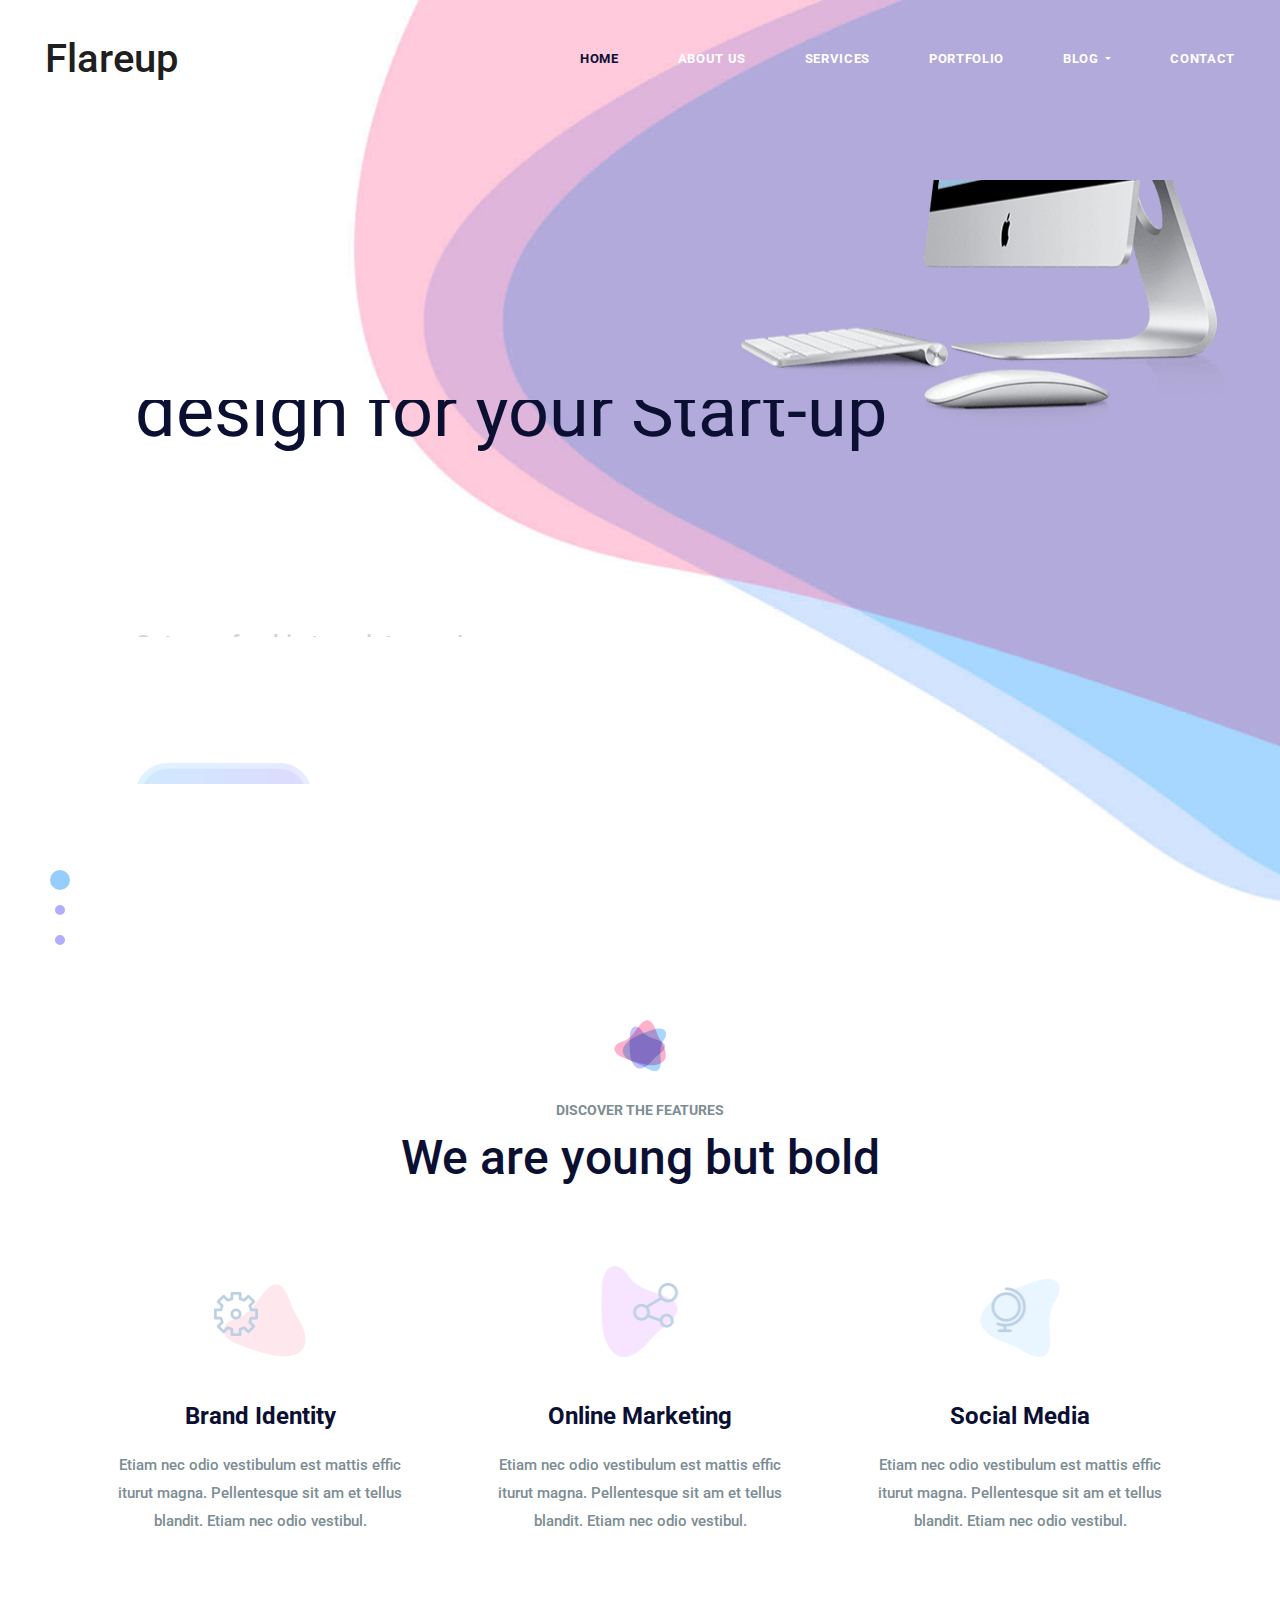
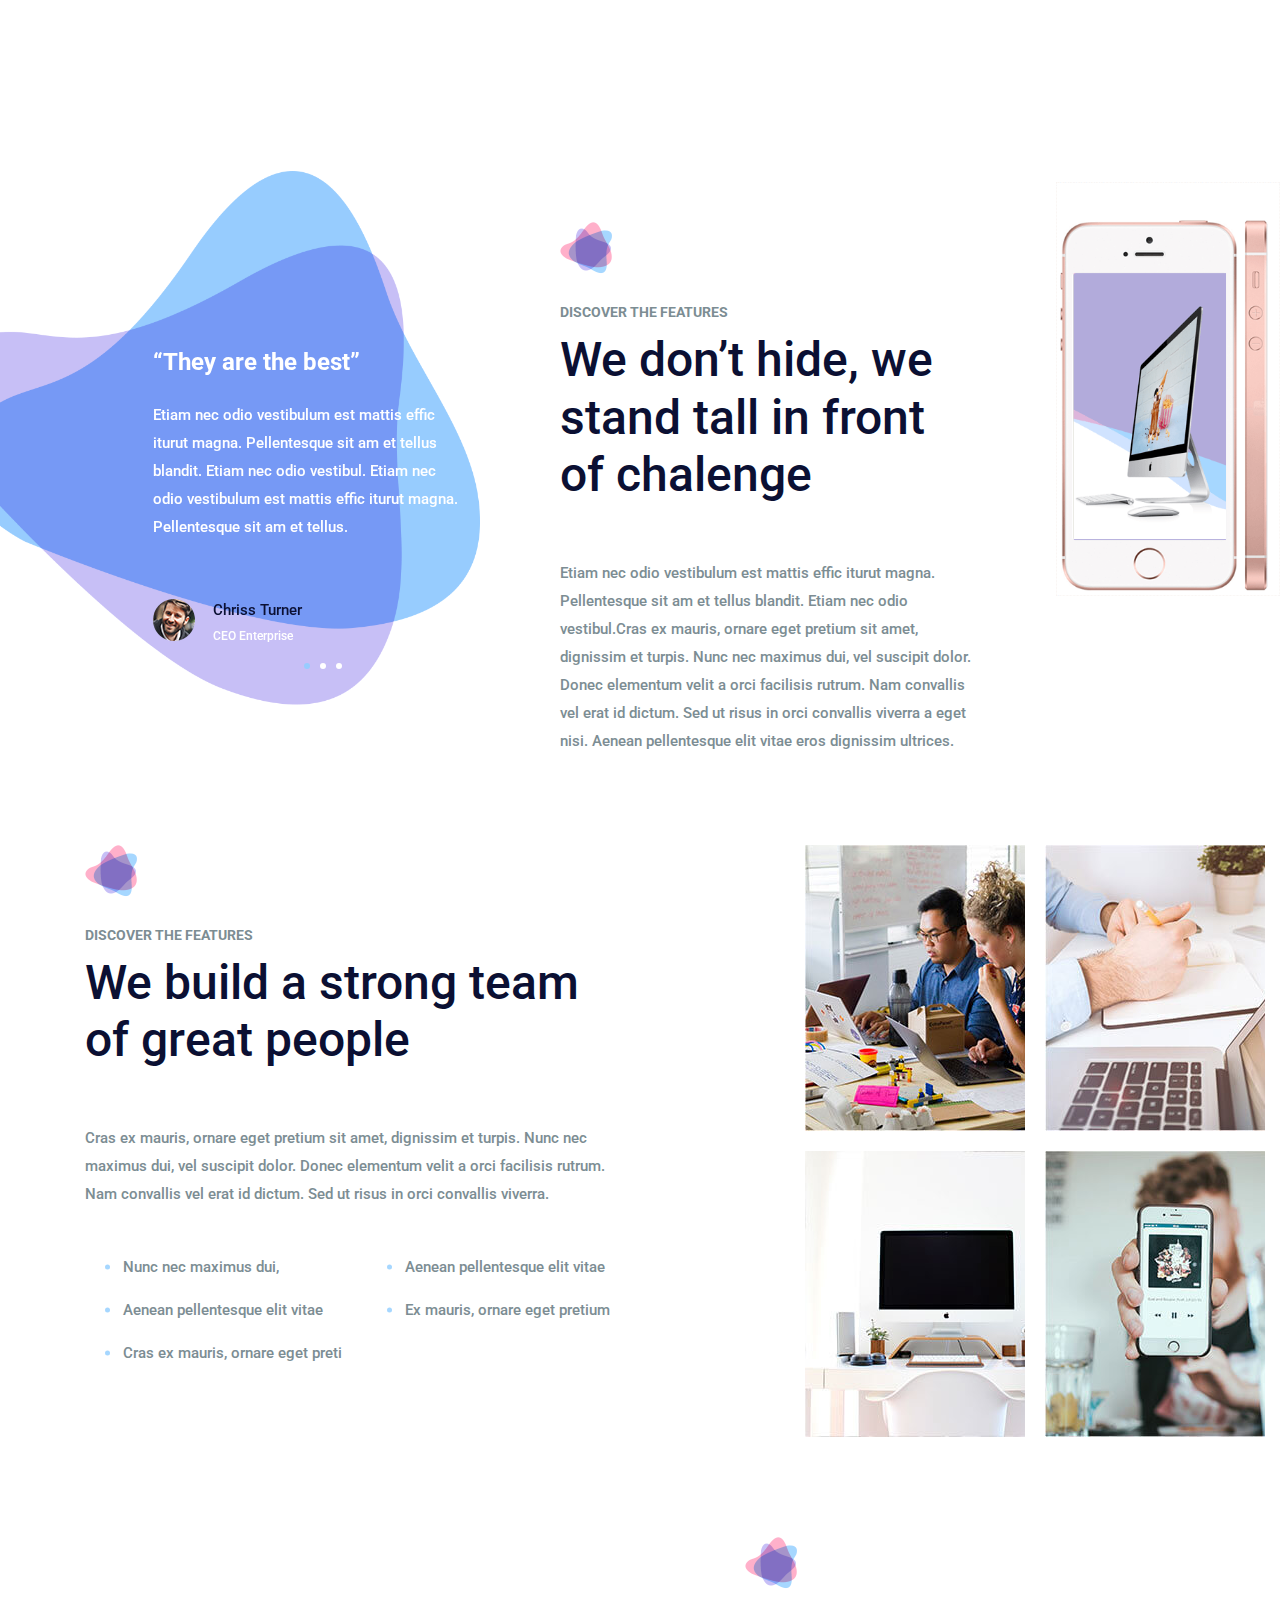
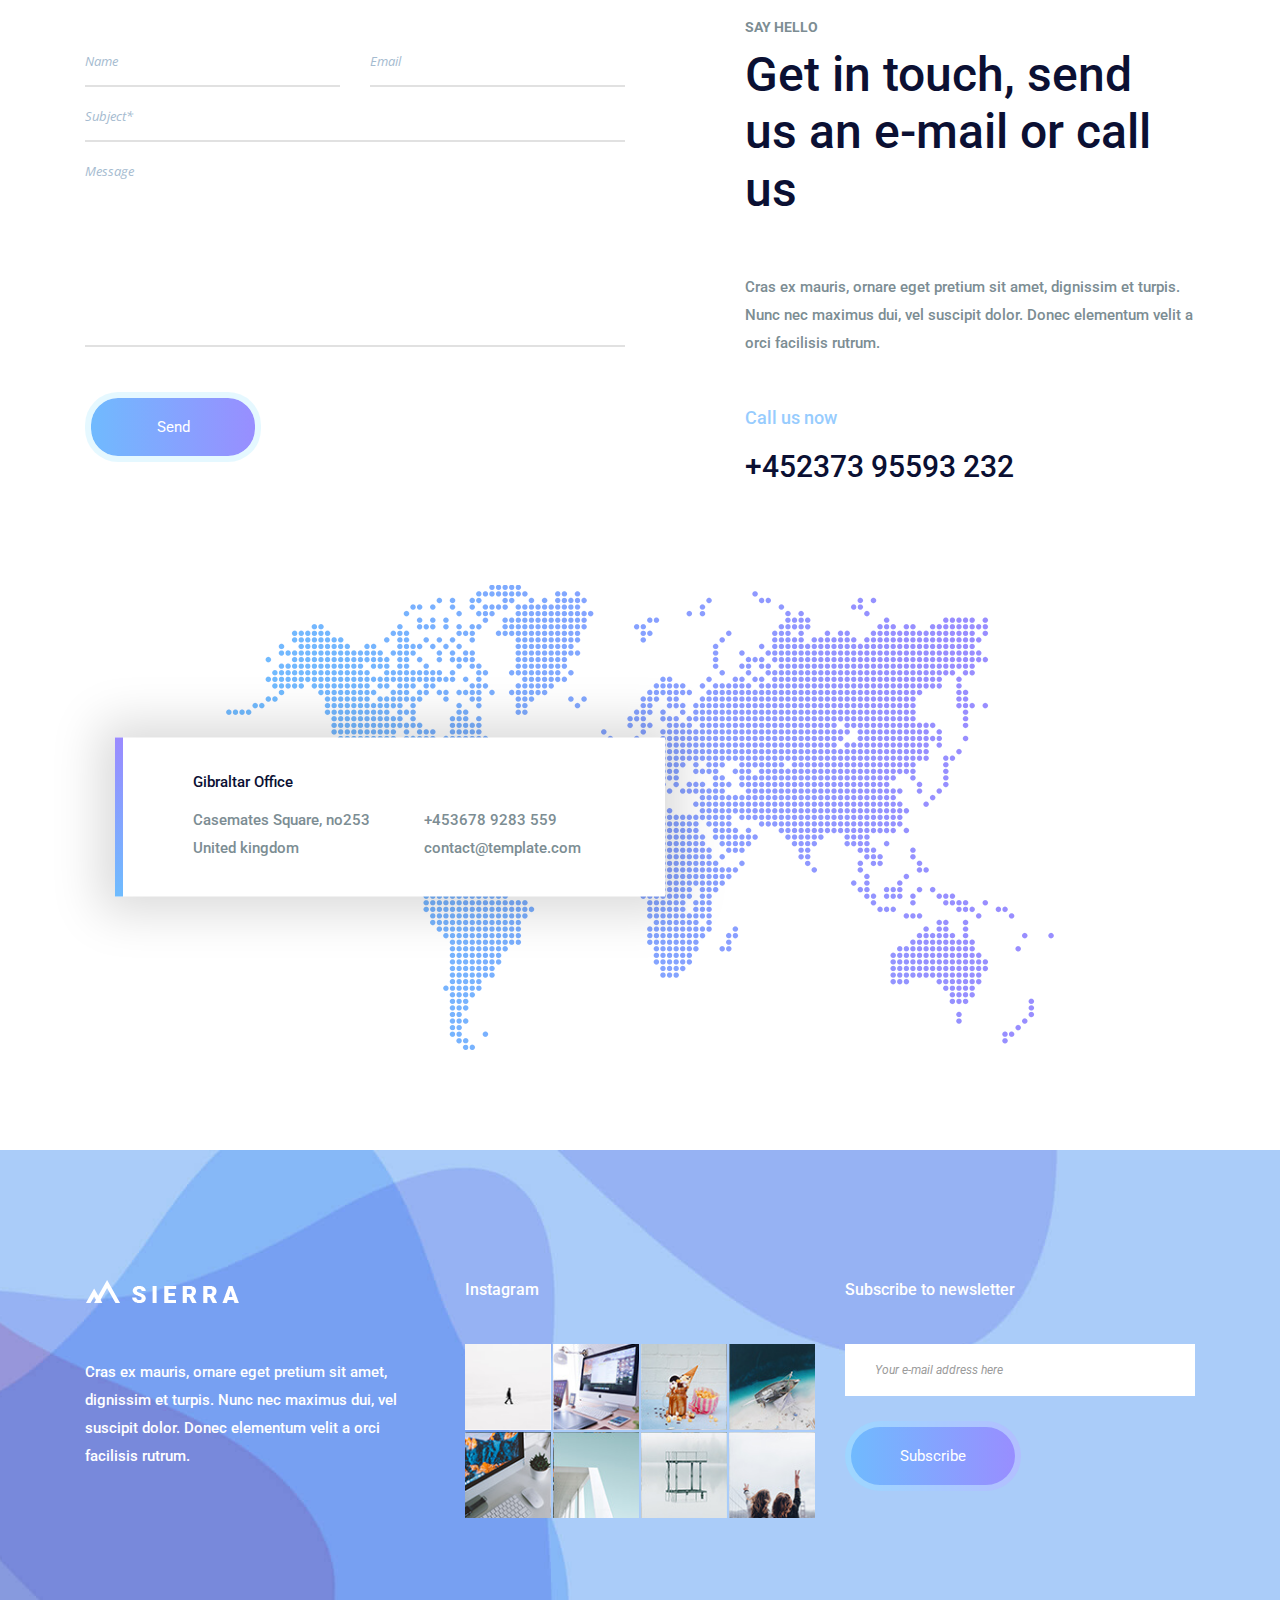
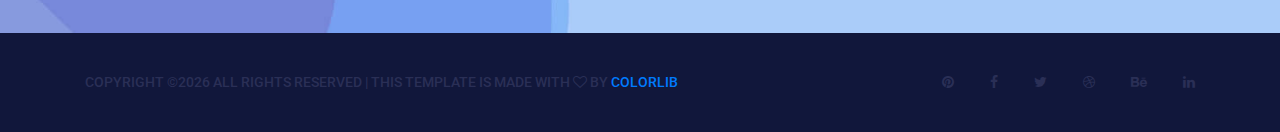
<file: pro/sierra/sierra/index.html>
<!DOCTYPE html>
<html lang="en">
    <head>
        <meta charset="utf-8">
        <meta http-equiv="X-UA-Compatible" content="IE=edge">
        <meta name="viewport" content="width=device-width, initial-scale=1">
        
        <link rel="icon" href="img/fav-icon.png" type="image/x-icon" />
        <!-- The above 3 meta tags *must* come first in the head; any other head content must come *after* these tags -->
        <title>Flare up</title>

        <!-- Icon css link -->
        <link href="css/font-awesome.min.css" rel="stylesheet">
        <!-- Bootstrap -->
        <link href="css/bootstrap.min.css" rel="stylesheet">
        
        <!-- Rev slider css -->
        <link href="vendors/revolution/css/settings.css" rel="stylesheet">
        <link href="vendors/revolution/css/layers.css" rel="stylesheet">
        <link href="vendors/revolution/css/navigation.css" rel="stylesheet">
        
        <!-- Extra plugin css -->
        <link href="vendors/owl-carousel/owl.carousel.min.css" rel="stylesheet">
        
        <link href="css/style.css" rel="stylesheet">
        <link href="css/responsive.css" rel="stylesheet">

        <!-- HTML5 shim and Respond.js for IE8 support of HTML5 elements and media queries -->
        <!-- WARNING: Respond.js doesn't work if you view the page via file:// -->
        <!--[if lt IE 9]>
        <script src="https://oss.maxcdn.com/html5shiv/3.7.3/html5shiv.min.js"></script>
        <script src="https://oss.maxcdn.com/respond/1.4.2/respond.min.js"></script>
        <![endif]-->
    </head>
    <body>
        
        <!--================Header Menu Area =================-->
        <header class="main_menu_area">
            <nav class="navbar navbar-expand-lg navbar-light bg-light">
                <a class="navbar-brand" href="index.html"><h1>Flareup</h1></a>
                <button class="navbar-toggler" type="button" data-toggle="collapse" data-target="#navbarSupportedContent" aria-controls="navbarSupportedContent" aria-expanded="false" aria-label="Toggle navigation">
                    <span></span>
                    <span></span>
                    <span></span>
                </button>

                <div class="collapse navbar-collapse" id="navbarSupportedContent">
                    <ul class="navbar-nav">
                        <li class="nav-item active"><a class="nav-link" href="index.html">Home</a></li>
                        <li class="nav-item"><a class="nav-link" href="about-us.html">About Us</a></li>
                        <li class="nav-item"><a class="nav-link" href="service.html">Services</a></li>
                        <li class="nav-item"><a class="nav-link" href="portfolio.html">Portfolio</a></li>
                        <li class="nav-item dropdown submenu">
                            <a class="nav-link dropdown-toggle" href="#" id="navbarDropdown" role="button" data-toggle="dropdown" aria-haspopup="true" aria-expanded="false">
                            Blog
                            </a>
                            <ul class="dropdown-menu" aria-labelledby="navbarDropdown">
                                <li class="nav-item"><a class="nav-link" href="blog.html">Blog</a></li>
                                <li class="nav-item"><a class="nav-link" href="single-blog.html">Blog Details</a></li>
                                <li class="nav-item"><a class="nav-link" href="elements.html">Elements</a></li>
                            </ul>
                        </li>
                        <li class="nav-item"><a class="nav-link" href="contact.html">Contact</a></li>
                    </ul>
                </div>
            </nav>
        </header>
        <!--================End Header Menu Area =================-->
        
        
        <!--================Slider Area =================-->
        <section class="main_slider_area">
            <div id="main_slider" class="rev_slider" data-version="5.3.1.6">
                <ul>
                    <li data-index="rs-1587" data-transition="fade" data-slotamount="default" data-hideafterloop="0" data-hideslideonmobile="off"  data-easein="default" data-easeout="default" data-masterspeed="300" data-rotate="0"  data-saveperformance="off"  data-title="Creative" data-param1="01" data-param2="" data-param3="" data-param4="" data-param5="" data-param6="" data-param7="" data-param8="" data-param9="" data-param10="" data-description="">
                        <!-- LAYER NR. 1 -->
                        <div class="slider_text_box">
                            <div class="tp-caption tp-resizeme first_text" 
                            data-x="['left','left','left','left','15','center']" 
                            data-hoffset="['0','80','80','0']" 
                            data-y="['top','top','top','top']" 
                            data-voffset="['400','400','400','250','180','180']" 
                            data-fontsize="['72','72','72','50','50','30']"
                            data-lineheight="['82','82','82','62','62','42']"
                            data-width="['none']"
                            data-height="none"
                            data-whitespace="nowrape"
                            data-type="text" 
                            data-responsive_offset="on" 
                            data-frames="[{&quot;delay&quot;:10,&quot;speed&quot;:1500,&quot;frame&quot;:&quot;0&quot;,&quot;from&quot;:&quot;y:[-100%];z:0;rX:0deg;rY:0;rZ:0;sX:1;sY:1;skX:0;skY:0;&quot;,&quot;mask&quot;:&quot;x:0px;y:0px;s:inherit;e:inherit;&quot;,&quot;to&quot;:&quot;o:1;&quot;,&quot;ease&quot;:&quot;Power2.easeInOut&quot;},{&quot;delay&quot;:&quot;wait&quot;,&quot;speed&quot;:1500,&quot;frame&quot;:&quot;999&quot;,&quot;to&quot;:&quot;y:[175%];&quot;,&quot;mask&quot;:&quot;x:inherit;y:inherit;s:inherit;e:inherit;&quot;,&quot;ease&quot;:&quot;Power2.easeInOut&quot;}]"
                            data-textAlign="['left','left','left','left','left','center']">Choose a powerful <br />design for your Start-up</div>
                            
                            <div class="tp-caption tp-resizeme secand_text" 
                                data-x="['left','left','left','left','15','center']" 
                                data-hoffset="['0','80','80','0']" 
                                data-y="['top','top','top','top']" 
                                data-voffset="['575','575','575','400','320','300']"  
                                data-fontsize="['24','24','24','18','16','16']"
                                data-lineheight="['36','36','36','26','26','26']"
                                data-width="['none','none','none','none','none']"
                                data-height="none"
                                data-whitespace="nowrape"
                                data-type="text" 
                                data-responsive_offset="on"
                                data-transform_idle="o:1;"
                                data-frames="[{&quot;delay&quot;:10,&quot;speed&quot;:1500,&quot;frame&quot;:&quot;0&quot;,&quot;from&quot;:&quot;y:[100%];z:0;rX:0deg;rY:0;rZ:0;sX:1;sY:1;skX:0;skY:0;opacity:0;&quot;,&quot;mask&quot;:&quot;x:0px;y:[100%];s:inherit;e:inherit;&quot;,&quot;to&quot;:&quot;o:1;&quot;,&quot;ease&quot;:&quot;Power2.easeInOut&quot;},{&quot;delay&quot;:&quot;wait&quot;,&quot;speed&quot;:1500,&quot;frame&quot;:&quot;999&quot;,&quot;to&quot;:&quot;y:[175%];&quot;,&quot;mask&quot;:&quot;x:inherit;y:inherit;s:inherit;e:inherit;&quot;,&quot;ease&quot;:&quot;Power2.easeInOut&quot;}]"
                                data-textAlign="['left','left','left','left','left','center']">Get your freebie template now!
                            </div>
                            
                            <div class="tp-caption tp-resizeme" 
                                data-x="['left','left','left','left','15','center']" data-hoffset="['0','80','80','0']" 
                                data-y="['top','top','top','top']" 
                                data-voffset="['670','670','670','480','370','350']" 
                                data-fontsize="['14','14','14','14']"
                                data-lineheight="['46','46','46','46']"
                                data-width="none"
                                data-height="none"
                                data-whitespace="nowrap"
                                data-type="text" 
                                data-responsive_offset="on" 
                                data-frames="[{&quot;delay&quot;:10,&quot;speed&quot;:1500,&quot;frame&quot;:&quot;0&quot;,&quot;from&quot;:&quot;y:[100%];z:0;rX:0deg;rY:0;rZ:0;sX:1;sY:1;skX:0;skY:0;opacity:0;&quot;,&quot;mask&quot;:&quot;x:0px;y:[100%];s:inherit;e:inherit;&quot;,&quot;to&quot;:&quot;o:1;&quot;,&quot;ease&quot;:&quot;Power2.easeInOut&quot;},{&quot;delay&quot;:&quot;wait&quot;,&quot;speed&quot;:1500,&quot;frame&quot;:&quot;999&quot;,&quot;to&quot;:&quot;y:[175%];&quot;,&quot;mask&quot;:&quot;x:inherit;y:inherit;s:inherit;e:inherit;&quot;,&quot;ease&quot;:&quot;Power2.easeInOut&quot;}]">
                                <a class="more_btn" href="#">Discover</a>
                            </div>
                            <div class="tp-caption tp-resizeme single_img" 
                            data-x="['right','right','right','right','right','right']" 
                            data-hoffset="['0','0','0','0']" 
                            data-y="['top','top','top','top']" 
                            data-voffset="['180','180','180','180','0']" 
                            data-fontsize="['65','65','60','40','25']"
                            data-lineheight="['75','75','75','50','35']"
                            data-width="['485','485','485','485','485']"
                            data-height="none"
                            data-whitespace="normal"
                            data-type="text" 
                            data-responsive_offset="on" 
                            data-frames="[{&quot;delay&quot;:10,&quot;speed&quot;:1500,&quot;frame&quot;:&quot;0&quot;,&quot;from&quot;:&quot;y:[-100%];z:0;rX:0deg;rY:0;rZ:0;sX:1;sY:1;skX:0;skY:0;&quot;,&quot;mask&quot;:&quot;x:0px;y:0px;s:inherit;e:inherit;&quot;,&quot;to&quot;:&quot;o:1;&quot;,&quot;ease&quot;:&quot;Power2.easeInOut&quot;},{&quot;delay&quot;:&quot;wait&quot;,&quot;speed&quot;:1500,&quot;frame&quot;:&quot;999&quot;,&quot;to&quot;:&quot;y:[175%];&quot;,&quot;mask&quot;:&quot;x:inherit;y:inherit;s:inherit;e:inherit;&quot;,&quot;ease&quot;:&quot;Power2.easeInOut&quot;}]"
                            data-textAlign="['left','left','left','left','left','center']">
                                <img src="img/home-slider/slider-m-1.png" alt="">
                            </div>
                        </div>
                    </li>
                    <li data-index="rs-1588" data-transition="fade" data-slotamount="default" data-hideafterloop="0" data-hideslideonmobile="off"  data-easein="default" data-easeout="default" data-masterspeed="300" data-rotate="0"  data-saveperformance="off"  data-title="Creative" data-param1="01" data-param2="" data-param3="" data-param4="" data-param5="" data-param6="" data-param7="" data-param8="" data-param9="" data-param10="" data-description="">
                    <!-- LAYERS -->
                        <!-- LAYERS -->

                        <!-- LAYER NR. 1 -->
                        <div class="slider_text_box">
                            <div class="tp-caption tp-resizeme first_text" 
                            data-x="['left','left','left','left','15','center']" 
                            data-hoffset="['0','80','80','0']" 
                            data-y="['top','top','top','top']" 
                            data-voffset="['400','400','400','250','180','180']" 
                            data-fontsize="['72','72','72','50','50','30']"
                            data-lineheight="['82','82','82','62','62','42']"
                            data-width="['none']"
                            data-height="none"
                            data-whitespace="nowrape"
                            data-type="text" 
                            data-responsive_offset="on" 
                            data-frames="[{&quot;delay&quot;:10,&quot;speed&quot;:1500,&quot;frame&quot;:&quot;0&quot;,&quot;from&quot;:&quot;y:[-100%];z:0;rX:0deg;rY:0;rZ:0;sX:1;sY:1;skX:0;skY:0;&quot;,&quot;mask&quot;:&quot;x:0px;y:0px;s:inherit;e:inherit;&quot;,&quot;to&quot;:&quot;o:1;&quot;,&quot;ease&quot;:&quot;Power2.easeInOut&quot;},{&quot;delay&quot;:&quot;wait&quot;,&quot;speed&quot;:1500,&quot;frame&quot;:&quot;999&quot;,&quot;to&quot;:&quot;y:[175%];&quot;,&quot;mask&quot;:&quot;x:inherit;y:inherit;s:inherit;e:inherit;&quot;,&quot;ease&quot;:&quot;Power2.easeInOut&quot;}]"
                            data-textAlign="['left','left','left','left','left','center']">Choose a powerful <br />design for your Start-up</div>
                            
                            <div class="tp-caption tp-resizeme secand_text" 
                                data-x="['left','left','left','left','15','center']" 
                                data-hoffset="['0','80','80','0']" 
                                data-y="['top','top','top','top']" 
                                data-voffset="['575','575','575','400','320','300']"  
                                data-fontsize="['24','24','24','18','16','16']"
                                data-lineheight="['36','36','36','26','26','26']"
                                data-width="['none','none','none','none','none']"
                                data-height="none"
                                data-whitespace="nowrape"
                                data-type="text" 
                                data-responsive_offset="on"
                                data-transform_idle="o:1;"
                                data-frames="[{&quot;delay&quot;:10,&quot;speed&quot;:1500,&quot;frame&quot;:&quot;0&quot;,&quot;from&quot;:&quot;y:[100%];z:0;rX:0deg;rY:0;rZ:0;sX:1;sY:1;skX:0;skY:0;opacity:0;&quot;,&quot;mask&quot;:&quot;x:0px;y:[100%];s:inherit;e:inherit;&quot;,&quot;to&quot;:&quot;o:1;&quot;,&quot;ease&quot;:&quot;Power2.easeInOut&quot;},{&quot;delay&quot;:&quot;wait&quot;,&quot;speed&quot;:1500,&quot;frame&quot;:&quot;999&quot;,&quot;to&quot;:&quot;y:[175%];&quot;,&quot;mask&quot;:&quot;x:inherit;y:inherit;s:inherit;e:inherit;&quot;,&quot;ease&quot;:&quot;Power2.easeInOut&quot;}]"
                                data-textAlign="['left','left','left','left','left','center']">Get your freebie template now!
                            </div>
                            
                            <div class="tp-caption tp-resizeme" 
                                data-x="['left','left','left','left','15','center']" data-hoffset="['0','80','80','0']" 
                                data-y="['top','top','top','top']" 
                                data-voffset="['670','670','670','480','370','350']" 
                                data-fontsize="['14','14','14','14']"
                                data-lineheight="['46','46','46','46']"
                                data-width="none"
                                data-height="none"
                                data-whitespace="nowrap"
                                data-type="text" 
                                data-responsive_offset="on" 
                                data-frames="[{&quot;delay&quot;:10,&quot;speed&quot;:1500,&quot;frame&quot;:&quot;0&quot;,&quot;from&quot;:&quot;y:[100%];z:0;rX:0deg;rY:0;rZ:0;sX:1;sY:1;skX:0;skY:0;opacity:0;&quot;,&quot;mask&quot;:&quot;x:0px;y:[100%];s:inherit;e:inherit;&quot;,&quot;to&quot;:&quot;o:1;&quot;,&quot;ease&quot;:&quot;Power2.easeInOut&quot;},{&quot;delay&quot;:&quot;wait&quot;,&quot;speed&quot;:1500,&quot;frame&quot;:&quot;999&quot;,&quot;to&quot;:&quot;y:[175%];&quot;,&quot;mask&quot;:&quot;x:inherit;y:inherit;s:inherit;e:inherit;&quot;,&quot;ease&quot;:&quot;Power2.easeInOut&quot;}]">
                                <a class="more_btn" href="#">Discover</a>
                            </div>
                            <div class="tp-caption tp-resizeme single_img" 
                            data-x="['right','right','right','right','right','right']" 
                            data-hoffset="['0','0','0','0']" 
                            data-y="['top','top','top','top']" 
                            data-voffset="['180','180','180','180','0']" 
                            data-fontsize="['65','65','60','40','25']"
                            data-lineheight="['75','75','75','50','35']"
                            data-width="['485','485','485','485','485']"
                            data-height="none"
                            data-whitespace="normal"
                            data-type="text" 
                            data-responsive_offset="on" 
                            data-frames="[{&quot;delay&quot;:10,&quot;speed&quot;:1500,&quot;frame&quot;:&quot;0&quot;,&quot;from&quot;:&quot;y:[-100%];z:0;rX:0deg;rY:0;rZ:0;sX:1;sY:1;skX:0;skY:0;&quot;,&quot;mask&quot;:&quot;x:0px;y:0px;s:inherit;e:inherit;&quot;,&quot;to&quot;:&quot;o:1;&quot;,&quot;ease&quot;:&quot;Power2.easeInOut&quot;},{&quot;delay&quot;:&quot;wait&quot;,&quot;speed&quot;:1500,&quot;frame&quot;:&quot;999&quot;,&quot;to&quot;:&quot;y:[175%];&quot;,&quot;mask&quot;:&quot;x:inherit;y:inherit;s:inherit;e:inherit;&quot;,&quot;ease&quot;:&quot;Power2.easeInOut&quot;}]"
                            data-textAlign="['left','left','left','left','left','center']">
                                <img src="img/home-slider/slider-m-1.png" alt="">
                            </div>
                        </div>
                    </li>
                    <li data-index="rs-1589" data-transition="fade" data-slotamount="default" data-hideafterloop="0" data-hideslideonmobile="off"  data-easein="default" data-easeout="default" data-masterspeed="300" data-rotate="0"  data-saveperformance="off"  data-title="Creative" data-param1="01" data-param2="" data-param3="" data-param4="" data-param5="" data-param6="" data-param7="" data-param8="" data-param9="" data-param10="" data-description="">
                    <!-- LAYERS -->
                        <!-- LAYERS -->

                        <!-- LAYER NR. 1 -->
                        <div class="slider_text_box">
                            <div class="tp-caption tp-resizeme first_text" 
                            data-x="['left','left','left','left','15','center']" 
                            data-hoffset="['0','80','80','0']" 
                            data-y="['top','top','top','top']" 
                            data-voffset="['400','400','400','250','180','180']" 
                            data-fontsize="['72','72','72','50','50','30']"
                            data-lineheight="['82','82','82','62','62','42']"
                            data-width="['none']"
                            data-height="none"
                            data-whitespace="nowrape"
                            data-type="text" 
                            data-responsive_offset="on" 
                            data-frames="[{&quot;delay&quot;:10,&quot;speed&quot;:1500,&quot;frame&quot;:&quot;0&quot;,&quot;from&quot;:&quot;y:[-100%];z:0;rX:0deg;rY:0;rZ:0;sX:1;sY:1;skX:0;skY:0;&quot;,&quot;mask&quot;:&quot;x:0px;y:0px;s:inherit;e:inherit;&quot;,&quot;to&quot;:&quot;o:1;&quot;,&quot;ease&quot;:&quot;Power2.easeInOut&quot;},{&quot;delay&quot;:&quot;wait&quot;,&quot;speed&quot;:1500,&quot;frame&quot;:&quot;999&quot;,&quot;to&quot;:&quot;y:[175%];&quot;,&quot;mask&quot;:&quot;x:inherit;y:inherit;s:inherit;e:inherit;&quot;,&quot;ease&quot;:&quot;Power2.easeInOut&quot;}]"
                            data-textAlign="['left','left','left','left','left','center']">Choose a powerful <br />design for your Start-up</div>
                            
                            <div class="tp-caption tp-resizeme secand_text" 
                                data-x="['left','left','left','left','15','center']" 
                                data-hoffset="['0','80','80','0']" 
                                data-y="['top','top','top','top']" 
                                data-voffset="['575','575','575','400','320','300']"  
                                data-fontsize="['24','24','24','18','16','16']"
                                data-lineheight="['36','36','36','26','26','26']"
                                data-width="['none','none','none','none','none']"
                                data-height="none"
                                data-whitespace="nowrape"
                                data-type="text" 
                                data-responsive_offset="on"
                                data-transform_idle="o:1;"
                                data-frames="[{&quot;delay&quot;:10,&quot;speed&quot;:1500,&quot;frame&quot;:&quot;0&quot;,&quot;from&quot;:&quot;y:[100%];z:0;rX:0deg;rY:0;rZ:0;sX:1;sY:1;skX:0;skY:0;opacity:0;&quot;,&quot;mask&quot;:&quot;x:0px;y:[100%];s:inherit;e:inherit;&quot;,&quot;to&quot;:&quot;o:1;&quot;,&quot;ease&quot;:&quot;Power2.easeInOut&quot;},{&quot;delay&quot;:&quot;wait&quot;,&quot;speed&quot;:1500,&quot;frame&quot;:&quot;999&quot;,&quot;to&quot;:&quot;y:[175%];&quot;,&quot;mask&quot;:&quot;x:inherit;y:inherit;s:inherit;e:inherit;&quot;,&quot;ease&quot;:&quot;Power2.easeInOut&quot;}]"
                                data-textAlign="['left','left','left','left','left','center']">Get your freebie template now!
                            </div>
                            
                            <div class="tp-caption tp-resizeme" 
                                data-x="['left','left','left','left','15','center']" data-hoffset="['0','80','80','0']" 
                                data-y="['top','top','top','top']" 
                                data-voffset="['670','670','670','480','370','350']" 
                                data-fontsize="['14','14','14','14']"
                                data-lineheight="['46','46','46','46']"
                                data-width="none"
                                data-height="none"
                                data-whitespace="nowrap"
                                data-type="text" 
                                data-responsive_offset="on" 
                                data-frames="[{&quot;delay&quot;:10,&quot;speed&quot;:1500,&quot;frame&quot;:&quot;0&quot;,&quot;from&quot;:&quot;y:[100%];z:0;rX:0deg;rY:0;rZ:0;sX:1;sY:1;skX:0;skY:0;opacity:0;&quot;,&quot;mask&quot;:&quot;x:0px;y:[100%];s:inherit;e:inherit;&quot;,&quot;to&quot;:&quot;o:1;&quot;,&quot;ease&quot;:&quot;Power2.easeInOut&quot;},{&quot;delay&quot;:&quot;wait&quot;,&quot;speed&quot;:1500,&quot;frame&quot;:&quot;999&quot;,&quot;to&quot;:&quot;y:[175%];&quot;,&quot;mask&quot;:&quot;x:inherit;y:inherit;s:inherit;e:inherit;&quot;,&quot;ease&quot;:&quot;Power2.easeInOut&quot;}]">
                                <a class="more_btn" href="#">Discover</a>
                            </div>
                            <div class="tp-caption tp-resizeme single_img" 
                            data-x="['right','right','right','right','right','right']" 
                            data-hoffset="['0','0','0','0']" 
                            data-y="['top','top','top','top']" 
                            data-voffset="['180','180','180','180','0']" 
                            data-fontsize="['65','65','60','40','25']"
                            data-lineheight="['75','75','75','50','35']"
                            data-width="['485','485','485','485','485']"
                            data-height="none"
                            data-whitespace="normal"
                            data-type="text" 
                            data-responsive_offset="on" 
                            data-frames="[{&quot;delay&quot;:10,&quot;speed&quot;:1500,&quot;frame&quot;:&quot;0&quot;,&quot;from&quot;:&quot;y:[-100%];z:0;rX:0deg;rY:0;rZ:0;sX:1;sY:1;skX:0;skY:0;&quot;,&quot;mask&quot;:&quot;x:0px;y:0px;s:inherit;e:inherit;&quot;,&quot;to&quot;:&quot;o:1;&quot;,&quot;ease&quot;:&quot;Power2.easeInOut&quot;},{&quot;delay&quot;:&quot;wait&quot;,&quot;speed&quot;:1500,&quot;frame&quot;:&quot;999&quot;,&quot;to&quot;:&quot;y:[175%];&quot;,&quot;mask&quot;:&quot;x:inherit;y:inherit;s:inherit;e:inherit;&quot;,&quot;ease&quot;:&quot;Power2.easeInOut&quot;}]"
                            data-textAlign="['left','left','left','left','left','center']">
                                <img src="img/home-slider/slider-m-1.png" alt="">
                            </div>
                        </div>
                    </li>
                </ul>
            </div>
        </section>
        <!--================End Slider Area =================-->
        
        <!--================Feature Area =================-->
        <section class="feature_area">
            <div class="container">
                <div class="c_title">
                    <img src="img/icon/title-icon.png" alt="">
                    <h6>Discover the features</h6>
                    <h2>We are young but bold</h2>
                </div>
                <div class="row feature_inner">
                    <div class="col-lg-4 col-sm-6">
                        <div class="feature_item">
                            <div class="f_icon">
                                <img src="img/icon/f-icon-1.png" alt="">
                            </div>
                            <h4>Brand Identity</h4>
                            <p>Etiam nec odio vestibulum est mattis effic iturut magna. Pellentesque sit am et tellus blandit. Etiam nec odio vestibul. </p>
                            <a class="more_btn" href="#">Read More</a>
                        </div>
                    </div>
                    <div class="col-lg-4 col-sm-6">
                        <div class="feature_item">
                            <div class="f_icon">
                                <img src="img/icon/f-icon-2.png" alt="">
                            </div>
                            <h4>Online Marketing</h4>
                            <p>Etiam nec odio vestibulum est mattis effic iturut magna. Pellentesque sit am et tellus blandit. Etiam nec odio vestibul. </p>
                            <a class="more_btn" href="#">Read More</a>
                        </div>
                    </div>
                    <div class="col-lg-4 col-sm-6">
                        <div class="feature_item">
                            <div class="f_icon">
                                <img src="img/icon/f-icon-3.png" alt="">
                            </div>
                            <h4>Social Media</h4>
                            <p>Etiam nec odio vestibulum est mattis effic iturut magna. Pellentesque sit am et tellus blandit. Etiam nec odio vestibul. </p>
                            <a class="more_btn" href="#">Read More</a>
                        </div>
                    </div>
                </div>
            </div>
        </section>
        <!--================End Feature Area =================-->
        
        <!--================The best slider Area =================-->
        <section class="best_3d_area">
            <div class="left_3d">
                <div class="shap_slider_inner owl-carousel">
                    <div class="item">
                        <h4>“They are the best”</h4>
                        <p>Etiam nec odio vestibulum est mattis effic iturut magna. Pellentesque sit am et tellus blandit. Etiam nec odio vestibul. Etiam nec odio vestibulum est mattis effic iturut magna. Pellentesque sit am et tellus.</p>
                        <div class="media">
                            <img src="img/team/people/people-5.jpg" alt="">
                            <div class="media-body">
                                <h5>Chriss Turner</h5>
                                <h6>CEO Enterprise</h6>
                            </div>
                        </div>
                    </div>
                    <div class="item">
                        <h4>“They are the best”</h4>
                        <p>Etiam nec odio vestibulum est mattis effic iturut magna. Pellentesque sit am et tellus blandit. Etiam nec odio vestibul. Etiam nec odio vestibulum est mattis effic iturut magna. Pellentesque sit am et tellus.</p>
                        <div class="media">
                            <img src="img/team/people/people-5.jpg" alt="">
                            <div class="media-body">
                                <h5>Chriss Turner</h5>
                                <h6>CEO Enterprise</h6>
                            </div>
                        </div>
                    </div>
                    <div class="item">
                        <h4>“They are the best”</h4>
                        <p>Etiam nec odio vestibulum est mattis effic iturut magna. Pellentesque sit am et tellus blandit. Etiam nec odio vestibul. Etiam nec odio vestibulum est mattis effic iturut magna. Pellentesque sit am et tellus.</p>
                        <div class="media">
                            <img src="img/team/people/people-5.jpg" alt="">
                            <div class="media-body">
                                <h5>Chriss Turner</h5>
                                <h6>CEO Enterprise</h6>
                            </div>
                        </div>
                    </div>
                </div>
            </div>
            <div class="right_text">
                <div class="right_text_inner">
                    <div class="text_3d">
                        <div class="l_title">
                            <img src="img/icon/title-icon.png" alt="">
                            <h6>Discover the features</h6>
                            <h2>We don’t hide, we stand tall in front of chalenge</h2>
                        </div>
                        <p>Etiam nec odio vestibulum est mattis effic iturut magna. Pellentesque sit am et tellus blandit. Etiam nec odio vestibul.Cras ex mauris, ornare eget pretium sit amet, dignissim et turpis. Nunc nec maximus dui, vel suscipit dolor. Donec elementum velit a orci facilisis rutrum. Nam convallis vel erat id dictum. Sed ut risus in orci convallis viverra a eget nisi. Aenean pellentesque elit vitae eros dignissim ultrices. </p>
                    </div>
                    <div class="shap_mobile">
                        <img src="img/iphone4.png" alt="">
                    </div>
                </div>
            </div>
        </section>
        <!--================End The best slider Area =================-->
        
        <!--================Team People Area =================-->
        <section class="team_people_area">
            <div class="container-fluid">
                <div class="row">
                    <div class="col-lg-6">
                        <div class="team_people_text">
                            <div class="l_title">
                                <img src="img/icon/title-icon.png" alt="">
                                <h6>Discover the features</h6>
                                <h2>We build a strong team of great people</h2>
                            </div>
                            <p>Cras ex mauris, ornare eget pretium sit amet, dignissim et turpis. Nunc nec maximus dui, vel suscipit dolor. Donec elementum velit a orci facilisis rutrum. Nam convallis vel erat id dictum. Sed ut risus in orci convallis viverra.</p>
                            <ul>
                                <li><a href="#">Nunc nec maximus dui, </a></li>
                                <li><a href="#">Aenean pellentesque elit vitae</a></li>
                                <li><a href="#">Aenean pellentesque elit vitae</a></li>
                                <li><a href="#">Ex mauris, ornare eget pretium </a></li>
                                <li><a href="#">Cras ex mauris, ornare eget preti</a></li>
                            </ul>
                        </div>
                    </div>
                    <div class="col-lg-6">
                        <div class="team_img_inner">
                            <div class="row">
                                <div class="col-lg-6 col-6">
                                    <div class="team_img_item">
                                        <img src="img/team/people/people-1.jpg" alt="">
                                    </div>
                                </div>
                                <div class="col-lg-6 col-6">
                                    <div class="team_img_item">
                                        <img src="img/team/people/people-2.jpg" alt="">
                                    </div>
                                </div>
                                <div class="col-lg-6 col-6">
                                    <div class="team_img_item">
                                        <img src="img/team/people/people-3.jpg" alt="">
                                    </div>
                                </div>
                                <div class="col-lg-6 col-6">
                                    <div class="team_img_item">
                                        <img src="img/team/people/people-4.jpg" alt="">
                                    </div>
                                </div>
                            </div>
                        </div>
                    </div>
                </div>
            </div>
        </section>
        <!--================End Team People Area =================-->
        
        <!--================Get in Touch Area =================-->
        <section class="get_in_touch_area">
            <div class="container">
                <div class="row get_touch_inner">
                    <div class="col-lg-6">
                        <form class="contact_us_form row" action="contact_process.php" method="post" id="contactForm" novalidate="novalidate">
                            <div class="form-group col-lg-6">
                                <input type="text" class="form-control" id="name" name="name" placeholder="Name">
                            </div>
                            <div class="form-group col-lg-6">
                                <input type="email" class="form-control" id="email" name="email" placeholder="Email">
                            </div>
                            <div class="form-group col-lg-12">
                                <input type="text" class="form-control" id="subject" name="subject" placeholder="Subject*">
                            </div>
                            <div class="form-group col-lg-12">
                                <textarea class="form-control" name="message" id="message" rows="1" placeholder="Message"></textarea>
                            </div>
                            <div class="form-group col-lg-12">
                                <button type="submit" value="submit" class="btn submit_btn form-control">Send</button>
                            </div>
                        </form>
                    </div>
                    <div class="col-lg-6">
                        <div class="touch_details">
                            <div class="l_title">
                                <img src="img/icon/title-icon.png" alt="">
                                <h6>Say hello</h6>
                                <h2>Get in touch, send us an e-mail or call us</h2>
                            </div>
                            <p>Cras ex mauris, ornare eget pretium sit amet, dignissim et turpis. Nunc nec maximus dui, vel suscipit dolor. Donec elementum velit a orci facilisis rutrum.</p>
                            <a href="#"><h5>Call us now</h5></a>
                            <a href="#"><h4>+452373 95593 232</h4></a>
                        </div>
                    </div>
                </div>
            </div>
        </section>
        <!--================End Get in Touch Area =================-->
        
        <!--================Map Area =================-->
        <section class="world_map_area p_100">
            <div class="container">
                <div class="world_map_inner">
                    <img class="img-fluid" src="img/world-map.png" alt="">
                    <div class="bd-callout">
                        <h3>Gibraltar Office</h3>
                        <p>Casemates Square, no253 <br /> United kingdom</p>
                        <h4><a href="#">+453678 9283 559</a> <a href="#">contact@template.com</a></h4>
                    </div>
                </div>
            </div>
        </section>
        <!--================End Map Area =================-->
        
        <!--================Footer Area =================-->
        <footer class="footr_area">
            <div class="footer_widget_area">
                <div class="container">
                    <div class="row footer_widget_inner">
                        <div class="col-lg-4 col-sm-6">
                            <aside class="f_widget f_about_widget">
                                <img src="img/footer-logo.png" alt="">
                                <p>Cras ex mauris, ornare eget pretium sit amet, dignissim et turpis. Nunc nec maximus dui, vel suscipit dolor. Donec elementum velit a orci facilisis rutrum.</p>
                            </aside>
                        </div>
                        <div class="col-lg-4 col-sm-6">
                            <aside class="f_widget f_insta_widget">
                                <div class="f_title">
                                    <h3>Instagram</h3>
                                </div>
                                <ul>
                                    <li><a href="#"><img src="img/instagram/ins-1.jpg" alt=""></a></li>
                                    <li><a href="#"><img src="img/instagram/ins-2.jpg" alt=""></a></li>
                                    <li><a href="#"><img src="img/instagram/ins-3.jpg" alt=""></a></li>
                                    <li><a href="#"><img src="img/instagram/ins-4.jpg" alt=""></a></li>
                                    <li><a href="#"><img src="img/instagram/ins-5.jpg" alt=""></a></li>
                                    <li><a href="#"><img src="img/instagram/ins-6.jpg" alt=""></a></li>
                                    <li><a href="#"><img src="img/instagram/ins-7.jpg" alt=""></a></li>
                                    <li><a href="#"><img src="img/instagram/ins-8.jpg" alt=""></a></li>
                                </ul>
                            </aside>
                        </div>
                        <div class="col-lg-4 col-sm-6">
                            <aside class="f_widget f_subs_widget">
                                <div class="f_title">
                                    <h3>Subscribe to newsletter</h3>
                                </div>
                                <div class="input-group">
                                    <input type="text" class="form-control" placeholder="Your e-mail address here" aria-label="Your e-mail address here">
                                    <span class="input-group-btn">
                                        <button class="btn btn-secondary submit_btn" type="button">Subscribe</button>
                                    </span>
                                </div>
                            </aside>
                        </div>
                    </div>
                </div>
            </div>
            <div class="footer_copyright">
                <div class="container">
                    <div class="float-sm-left">
                        <h5><!-- Link back to Colorlib can't be removed. Template is licensed under CC BY 3.0. -->
Copyright &copy;<script>document.write(new Date().getFullYear());</script> All rights reserved | This template is made with <i class="fa fa-heart-o" aria-hidden="true"></i> by <a href="https://colorlib.com" target="_blank">Colorlib</a>
<!-- Link back to Colorlib can't be removed. Template is licensed under CC BY 3.0. --></h5>
                    </div>
                    <div class="float-sm-right">
                        <ul>
                            <li><a href="#"><i class="fa fa-pinterest"></i></a></li>
                            <li><a href="#"><i class="fa fa-facebook"></i></a></li>
                            <li><a href="#"><i class="fa fa-twitter"></i></a></li>
                            <li><a href="#"><i class="fa fa-dribbble"></i></a></li>
                            <li><a href="#"><i class="fa fa-behance"></i></a></li>
                            <li><a href="#"><i class="fa fa-linkedin"></i></a></li>
                        </ul>
                    </div>
                </div>
            </div>
        </footer>
        <!--================End Footer Area =================-->
        
        
        
        
        <!-- jQuery (necessary for Bootstrap's JavaScript plugins) -->
        <script src="js/jquery-3.2.1.min.js"></script>
        <!-- Include all compiled plugins (below), or include individual files as needed -->
        <script src="js/popper.min.js"></script>
        <script src="js/bootstrap.min.js"></script>
        <!-- Rev slider js -->
        <script src="vendors/revolution/js/jquery.themepunch.tools.min.js"></script>
        <script src="vendors/revolution/js/jquery.themepunch.revolution.min.js"></script>
        <script src="vendors/revolution/js/extensions/revolution.extension.actions.min.js"></script>
        <script src="vendors/revolution/js/extensions/revolution.extension.video.min.js"></script>
        <script src="vendors/revolution/js/extensions/revolution.extension.slideanims.min.js"></script>
        <script src="vendors/revolution/js/extensions/revolution.extension.layeranimation.min.js"></script>
        <script src="vendors/revolution/js/extensions/revolution.extension.navigation.min.js"></script>
        <script src="vendors/revolution/js/extensions/revolution.extension.slideanims.min.js"></script>
        <!-- Extra plugin css -->
        <script src="vendors/counterup/jquery.waypoints.min.js"></script>
        <script src="vendors/counterup/jquery.counterup.min.js"></script> 
        <script src="vendors/counterup/apear.js"></script>
        <script src="vendors/counterup/countto.js"></script>
        <script src="vendors/owl-carousel/owl.carousel.min.js"></script>
        <script src="vendors/magnify-popup/jquery.magnific-popup.min.js"></script>
        <script src="js/smoothscroll.js"></script>
        
        <script src="js/theme.js"></script>
    </body>
</html>
</file>
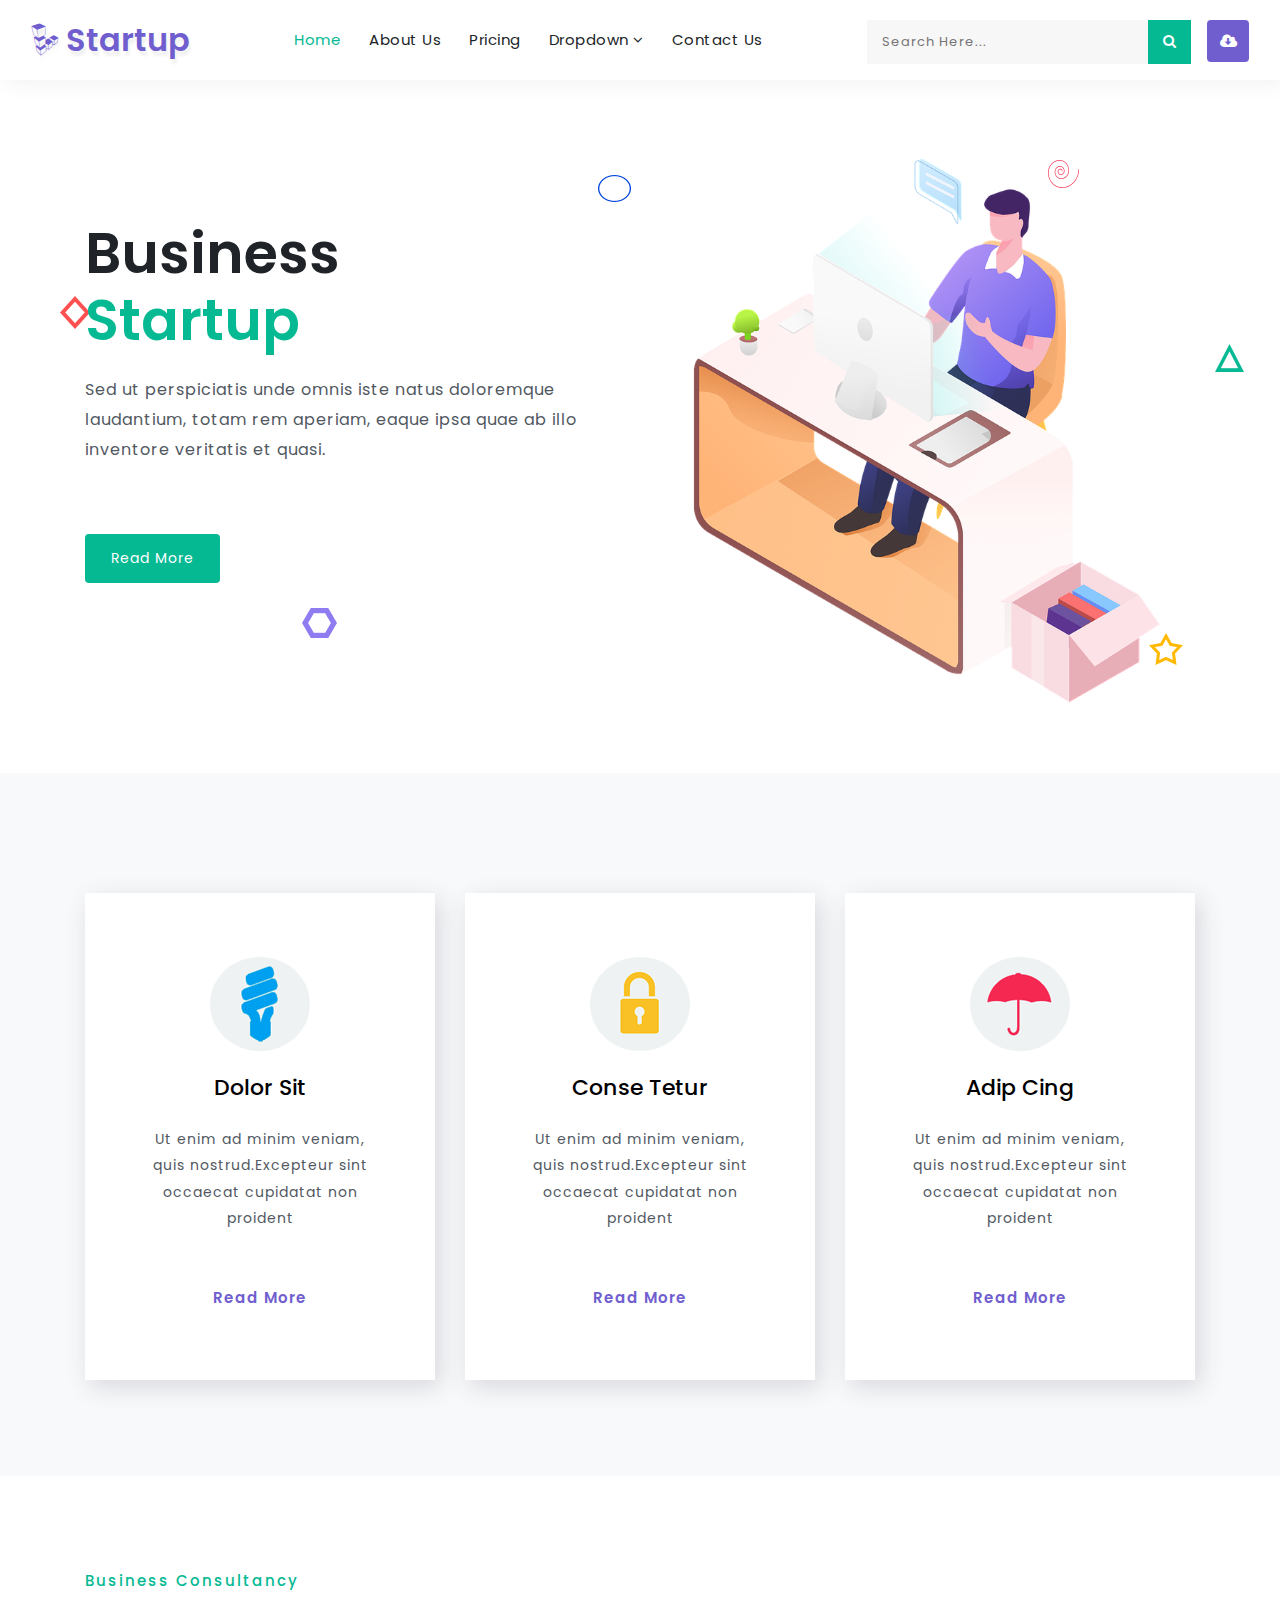
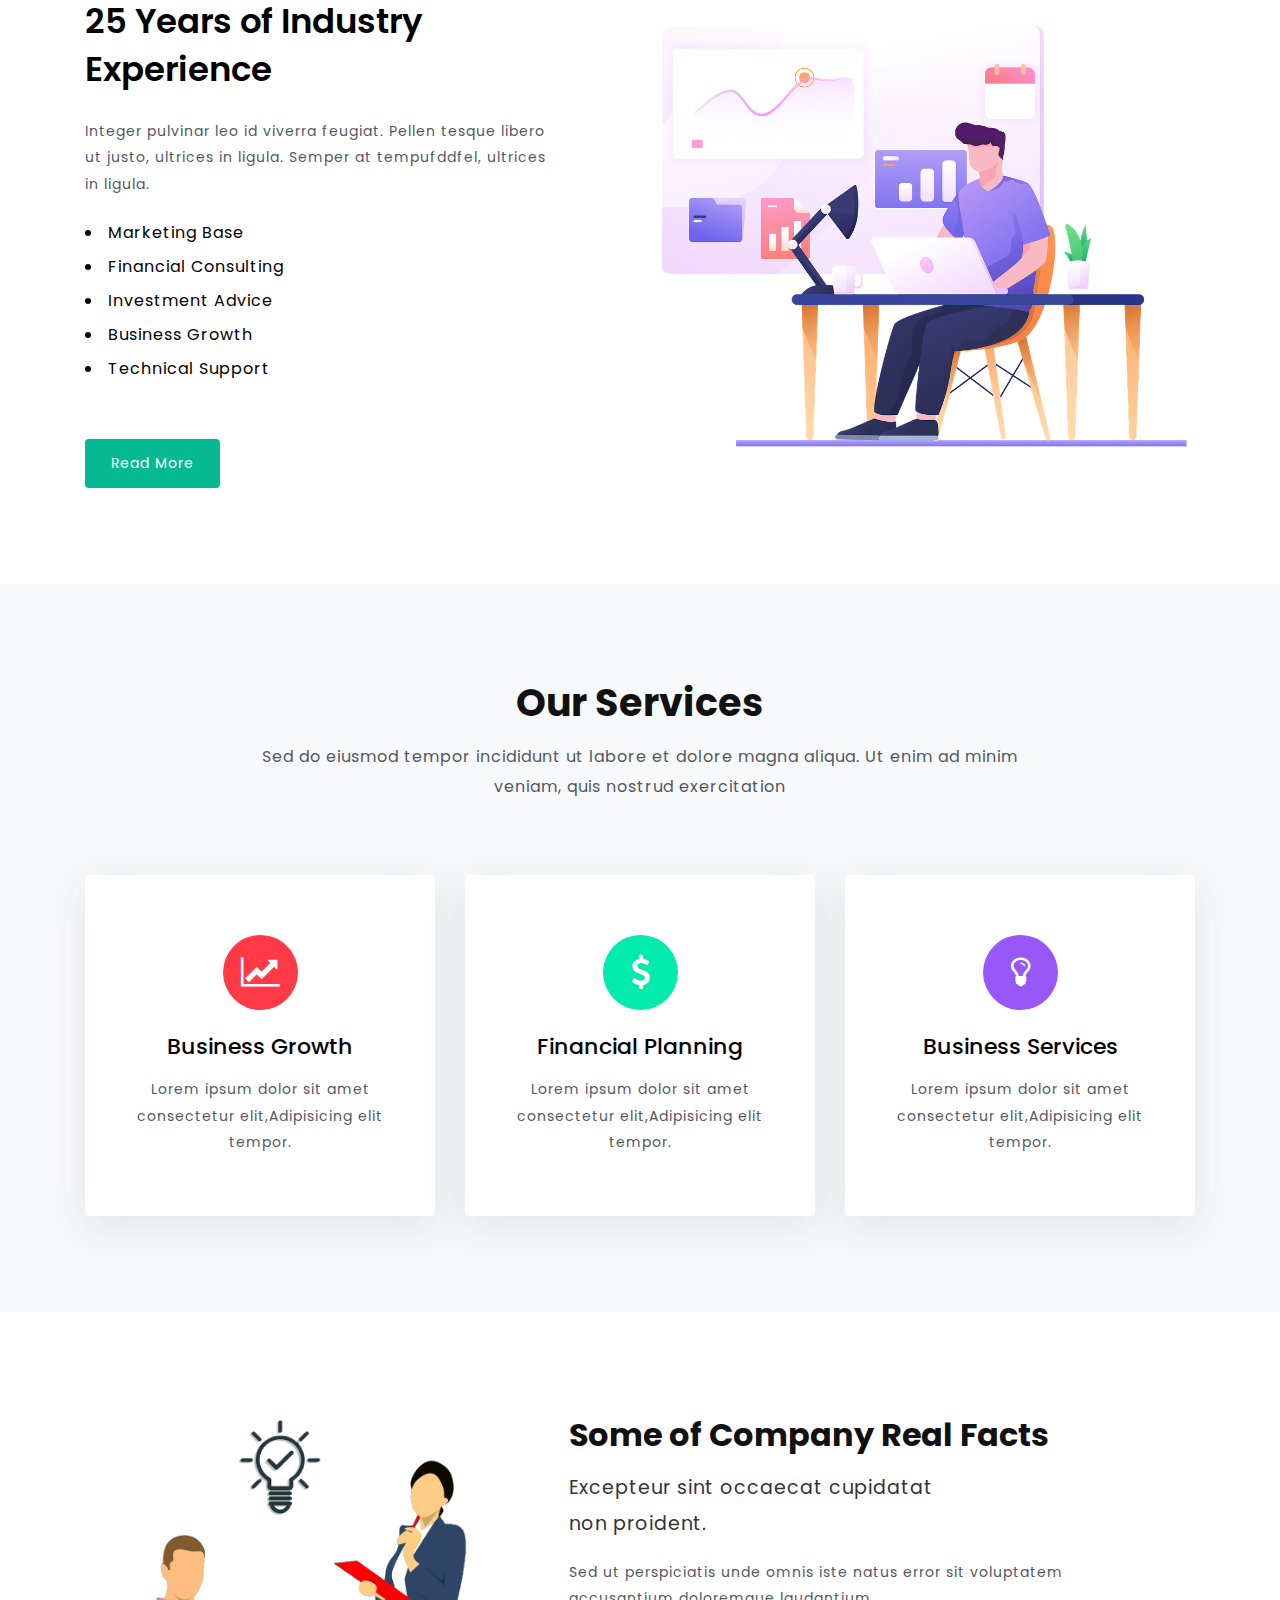
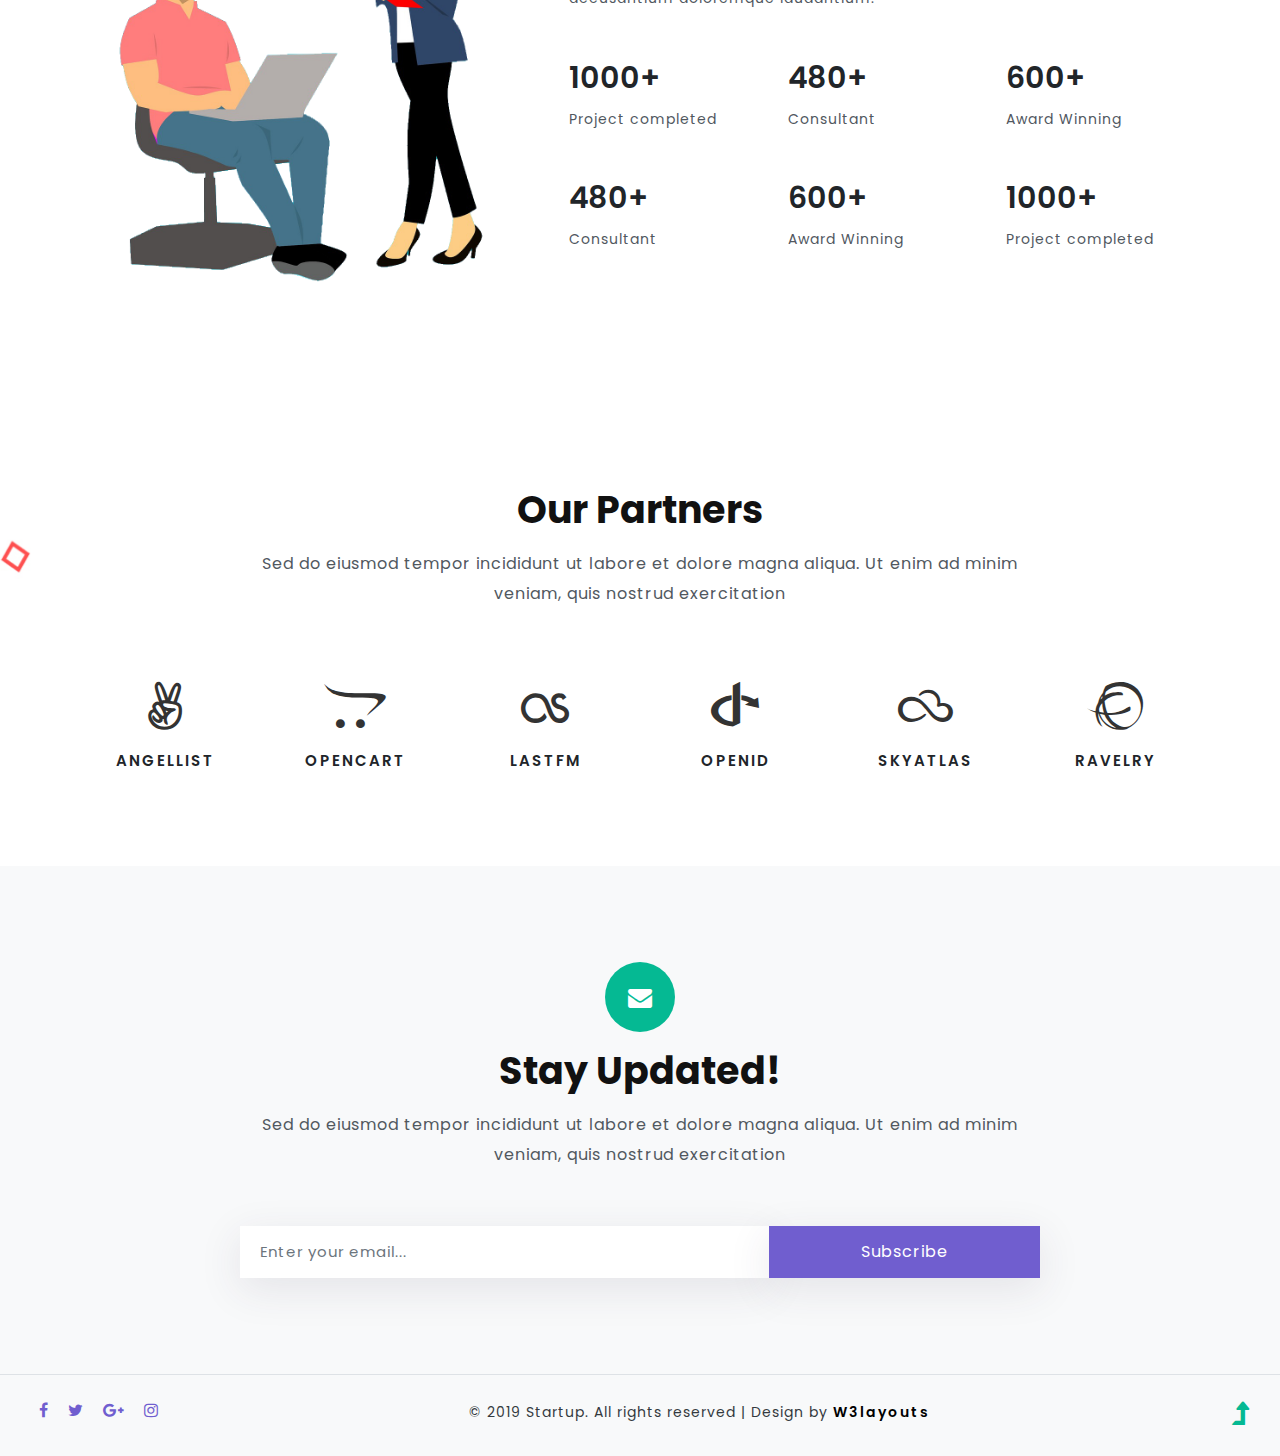
<file: pro/startup-web_Free03-04-2019_1791151567/web/index.html>
<!--
Author: W3layouts
Author URL: http://w3layouts.com
License: Creative Commons Attribution 3.0 Unported
License URL: http://creativecommons.org/licenses/by/3.0/
-->

<!DOCTYPE html>
<html lang="zxx">

<head>
	<title>Startup a Corporate Category Bootstrap Responsive Website Template | Home :: W3layouts</title>
	<!-- Meta tag Keywords -->
	<meta name="viewport" content="width=device-width, initial-scale=1">
	<meta charset="UTF-8" />
	<meta name="keywords" content="Startup Responsive web template, Bootstrap Web Templates, Flat Web Templates, Android Compatible web template, Smartphone Compatible web template, free webdesigns for Nokia, Samsung, LG, SonyEricsson, Motorola web design" />
	<script>
		addEventListener("load", function () {
			setTimeout(hideURLbar, 0);
		}, false);

		function hideURLbar() {
			window.scrollTo(0, 1);
		}
	</script>
	<!-- //Meta tag Keywords -->

	<!-- Custom-Files -->
	<link rel="stylesheet" href="css/bootstrap.css">
	<!-- Bootstrap-Core-CSS -->
	<link rel="stylesheet" href="css/style.css" type="text/css" media="all" />
	<!-- Style-CSS -->
	<link href="css/font-awesome.min.css" rel="stylesheet">
	<!-- Font-Awesome-Icons-CSS -->
	<!-- //Custom-Files -->

	<!-- Web-Fonts -->
	<link href="//fonts.googleapis.com/css?family=Poppins:100,100i,200,200i,300,300i,400,400i,500,500i,600,600i,700,700i,800,800i,900,900i&amp;subset=devanagari,latin-ext"
	 rel="stylesheet">
	<!-- //Web-Fonts -->
</head>

<body>
	<!-- main banner -->
	<div class="main-top" id="home">
		<!-- header -->
		<header>
			<div class="container-fluid">
				<div class="header d-lg-flex justify-content-between align-items-center py-3 px-sm-3">
					<!-- logo -->
					<div id="logo">
						<h1><a href="index.html"><span class="fa fa-linode mr-2"></span>Startup</a></h1>
					</div>
					<!-- //logo -->
					<!-- nav -->
					<div class="nav_w3ls">
						<nav>
							<label for="drop" class="toggle">Menu</label>
							<input type="checkbox" id="drop" />
							<ul class="menu">
								<li><a href="index.html" class="active">Home</a></li>
								<li><a href="about.html">About Us</a></li>
								<li><a href="pricing.html">Pricing</a></li>
								<li>
									<!-- First Tier Drop Down -->
									<label for="drop-2" class="toggle toogle-2">Dropdown <span class="fa fa-angle-down" aria-hidden="true"></span>
									</label>
									<a href="#">Dropdown <span class="fa fa-angle-down" aria-hidden="true"></span></a>
									<input type="checkbox" id="drop-2" />
									<ul>
										<li><a href="#services" class="drop-text">Services</a></li>
										<li><a href="faq.html" class="drop-text">Faq's</a></li>
										<li><a href="404.html" class="drop-text">404</a></li>
										<li><a href="#stats" class="drop-text">Statistics</a></li>
										<li><a href="about.html" class="drop-text">Why Choose Us?</a></li>
										<li><a href="about.html" class="drop-text">Our Team</a></li>
										<li><a href="#partners" class="drop-text">Partners</a></li>
									</ul>
								</li>
								<li><a href="contact.html">Contact Us</a></li>
							</ul>
						</nav>
					</div>
					<!-- //nav -->
					<div class="d-flex mt-lg-1 mt-sm-2 mt-3 justify-content-center">
						<!-- search -->
						<div class="search-w3layouts mr-3">
							<form action="#" method="post" class="search-bottom-wthree d-flex">
								<input class="search" type="search" placeholder="Search Here..." required="">
								<button class="form-control btn" type="submit"><span class="fa fa-search"></span></button>
							</form>
						</div>
						<!-- //search -->
						<!-- download -->
						<a class="dwn-w3ls btn" href="http://w3layouts.com/" target="_blank">
							<span class="fa fa-cloud-download"></span>
						</a>
						<!-- //download -->
					</div>
				</div>
			</div>
		</header>
		<!-- //header -->

		<!-- banner -->
		<div class="banner_w3lspvt position-relative">
			<div class="container">
				<div class="d-md-flex">
					<div class="w3ls_banner_txt">
						<h3 class="w3ls_pvt-title">Business <br><span>Startup</span></h3>
						<p class="text-sty-banner">Sed ut perspiciatis unde omnis iste natus doloremque
							laudantium, totam rem aperiam, eaque ipsa quae ab illo inventore veritatis et quasi.</p>
						<a href="about.html" class="btn button-style mt-md-5 mt-4">Read More</a>
					</div>
					<div class="banner-img">
						<img src="images/banner.png" alt="" class="img-fluid">
					</div>
				</div>
			</div>
			<!-- animations effects -->
			<div class="icon-effects-w3l">
				<img src="images/shape1.png" alt="" class="img-fluid shape-wthree shape-w3-one">
				<img src="images/shape2.png" alt="" class="img-fluid shape-wthree shape-w3-two">
				<img src="images/shape3.png" alt="" class="img-fluid shape-wthree shape-w3-three">
				<img src="images/shape5.png" alt="" class="img-fluid shape-wthree shape-w3-four">
				<img src="images/shape4.png" alt="" class="img-fluid shape-wthree shape-w3-five">
				<img src="images/shape6.png" alt="" class="img-fluid shape-wthree shape-w3-six">
			</div>
			<!-- //animations effects -->
		</div>
		<!-- //banner -->
	</div>
	<!-- //main banner -->

	<!-- what we do section -->
	<div class="what bg-li py-5" id="what">
		<div class="container py-xl-5 py-lg-3">
			<div class="row about-bottom-w3l text-center mt-4">
				<div class="col-lg-4 about-grid">
					<div class="about-grid-main">
						<img src="images/img1.png" alt="" class="img-fluid">
						<h4 class="my-4">Dolor Sit</h4>
						<p> Ut enim ad minim veniam, quis nostrud.Excepteur sint occaecat cupidatat non proident</p>
						<a href="about.html" class="button-w3ls btn mt-sm-5 mt-4">Read More</a>
					</div>
				</div>
				<div class="col-lg-4 about-grid my-lg-0 my-5">
					<div class="about-grid-main">
						<img src="images/img2.png" alt="" class="img-fluid">
						<h4 class="my-4">Conse Tetur</h4>
						<p>Ut enim ad minim veniam, quis nostrud.Excepteur sint occaecat cupidatat non proident</p>
						<a href="about.html" class="button-w3ls btn mt-sm-5 mt-4">Read More</a>
					</div>
				</div>
				<div class="col-lg-4 about-grid">
					<div class="about-grid-main">
						<img src="images/img3.png" alt="" class="img-fluid">
						<h4 class="my-4">Adip Cing</h4>
						<p>Ut enim ad minim veniam, quis nostrud.Excepteur sint occaecat cupidatat non proident</p>
						<a href="about.html" class="button-w3ls btn mt-sm-5 mt-4">Read More</a>
					</div>
				</div>
			</div>
		</div>
	</div>
	<!-- //what we do section -->

	<!-- middle -->
	<section class="midd-w3 py-5" id="faq">
		<div class="container py-xl-5 py-lg-3">
			<div class="row">
				<div class="col-lg-6 about-right-faq">
					<h6>Business Consultancy</h6>
					<h3 class="text-da">25 Years of Industry Experience</h3>
					<p class="mt-4">Integer pulvinar leo id viverra feugiat. Pellen tesque libero ut justo,
						ultrices in ligula. Semper at tempufddfel, ultrices in ligula.</p>
					<ul class="w3l-right-book mt-4">
						<li>Marketing Base</li>
						<li>Financial Consulting</li>
						<li>Investment Advice</li>
						<li>Business Growth</li>
						<li>Technical Support</li>
					</ul>
					<a href="about.html" class="btn button-style button-style-2 mt-sm-5 mt-4">Read More</a>
				</div>
				<div class="col-lg-6 left-wthree-img text-right">
					<img src="images/b1.png" alt="" class="img-fluid mt-5" />
				</div>
			</div>
		</div>
	</section>
	<!-- //middle -->

	<!-- services -->
	<section class="banner-bottom-w3layouts bg-li py-5" id="services">
		<div class="container py-xl-5 py-lg-3">
			<h3 class="tittle text-center font-weight-bold">Our Services</h3>
			<p class="sub-tittle text-center mt-3 mb-sm-5 mb-4">Sed do eiusmod tempor incididunt ut labore et dolore magna
				aliqua. Ut enim ad minim veniam, quis nostrud exercitation</p>
			<div class="row pt-lg-4">
				<div class="col-lg-4 about-in text-center">
					<div class="card">
						<div class="card-body">
							<div class="bg-clr-w3l">
								<span class="fa fa-line-chart"></span>
							</div>
							<h5 class="card-title mt-4 mb-3">Business Growth</h5>
							<p class="card-text">Lorem ipsum dolor sit amet consectetur elit,Adipisicing elit tempor.</p>
						</div>
					</div>
				</div>
				<div class="col-lg-4 about-in text-center my-lg-0 my-3">
					<div class="card active">
						<div class="card-body">
							<div class="bg-clr-w3l">
								<span class="fa fa-usd"></span>
							</div>
							<h5 class="card-title mt-4 mb-3">Financial Planning</h5>
							<p class="card-text">Lorem ipsum dolor sit amet consectetur elit,Adipisicing elit tempor.</p>
						</div>
					</div>
				</div>
				<div class="col-lg-4 about-in text-center">
					<div class="card">
						<div class="card-body">
							<div class="bg-clr-w3l">
								<span class="fa fa-lightbulb-o"></span>
							</div>
							<h5 class="card-title mt-4 mb-3">Business Services</h5>
							<p class="card-text">Lorem ipsum dolor sit amet consectetur elit,Adipisicing elit tempor.</p>
						</div>
					</div>
				</div>
			</div>
		</div>
	</section>
	<!-- //services -->

	<!-- stats -->
	<section class="bottom-count py-5" id="stats">
		<div class="container py-xl-5 py-lg-3">
			<div class="row">
				<div class="col-lg-5 left-img-w3ls">
					<img src="images/b2.png" alt="" class="img-fluid" />
				</div>
				<div class="col-lg-7 right-img-w3ls pl-lg-4 mt-lg-2 mt-4">
					<div class="bott-w3ls mr-xl-5">
						<h3 class="title-w3 text-bl mb-3 font-weight-bold">Some of Company Real Facts</h3>
						<p class="title-sub-2 mb-3">Excepteur sint occaecat cupidatat <br>non proident.</p>
						<p>Sed ut perspiciatis unde omnis iste natus error sit voluptatem accusantium doloremque
							laudantium. </p>
					</div>
					<div class="row mt-5">
						<div class="col-sm-4 count-w3ls">
							<h4>1000+</h4>
							<p>Project completed</p>
						</div>
						<div class="col-sm-4 count-w3ls mt-sm-0 mt-3">
							<h4>480+</h4>
							<p>Consultant</p>
						</div>
						<div class="col-sm-4 count-w3ls mt-sm-0 mt-3">
							<h4>600+</h4>
							<p>Award Winning</p>
						</div>
					</div>
					<div class="row mt-sm-5 mt-4">
						<div class="col-sm-4 count-w3ls">
							<h4>480+</h4>
							<p>Consultant</p>
						</div>
						<div class="col-sm-4 count-w3ls mt-sm-0 mt-3">
							<h4>600+</h4>
							<p>Award Winning</p>
						</div>
						<div class="col-sm-4 count-w3ls mt-sm-0 mt-3">
							<h4>1000+</h4>
							<p>Project completed</p>
						</div>
					</div>
				</div>
			</div>
		</div>
	</section>
	<!-- //stats -->

	<!-- partners -->
	<section class="partners py-5" id="partners">
		<div class="container py-xl-5 py-lg-3">
			<h3 class="tittle text-center font-weight-bold">Our Partners</h3>
			<p class="sub-tittle text-center mt-3 mb-sm-5 mb-4">Sed do eiusmod tempor incididunt ut labore et dolore magna
				aliqua. Ut enim ad minim veniam, quis nostrud exercitation</p>
			<div class="row grid-part text-center pt-4">
				<div class="col-md-2 col-4">
					<div class="parts-w3ls">
						<a href="#"><span class="fa fa-angellist"></span></a>
						<h4>Angellist</h4>
					</div>
				</div>
				<div class="col-md-2 col-4">
					<div class="parts-w3ls">
						<a href="#"><span class="fa fa-opencart"></span></a>
						<h4>opencart</h4>
					</div>
				</div>
				<div class="col-md-2 col-4">
					<div class="parts-w3ls">
						<a href="#"><span class="fa fa-lastfm"></span></a>
						<h4>lastfm</h4>
					</div>
				</div>
				<div class="col-md-2 col-4 mt-md-0 mt-4">
					<div class="parts-w3ls">
						<a href="#"><span class="fa fa-openid"></span></a>
						<h4>openid</h4>
					</div>
				</div>
				<div class="col-md-2 col-4 mt-md-0 mt-4">
					<div class="parts-w3ls">
						<a href="#"><span class="fa fa-skyatlas"></span></a>
						<h4>skyatlas</h4>
					</div>
				</div>
				<div class="col-md-2 col-4 mt-md-0 mt-4">
					<div class="parts-w3ls">
						<a href="#"><span class="fa fa-ravelry"></span></a>
						<h4>ravelry</h4>
					</div>
				</div>
			</div>
		</div>
	</section>
	<!-- //partners -->

	<!-- footer -->
	<footer class="bg-li py-5">
		<div class="container py-xl-5 py-lg-3">
			<!-- subscribe -->
			<div class="subscribe mx-auto">
				<div class="icon-effect-w3">
					<span class="fa fa-envelope"></span>
				</div>
				<h2 class="tittle text-center font-weight-bold">Stay Updated!</h2>
				<p class="sub-tittle text-center mt-3 mb-sm-5 mb-4">Sed do eiusmod tempor incididunt ut labore et dolore magna
					aliqua. Ut enim ad minim veniam, quis nostrud exercitation</p>
				<form action="#" method="post" class="subscribe-wthree pt-2">
					<div class="d-flex subscribe-wthree-field">
						<input class="form-control" type="email" placeholder="Enter your email..." name="email" required="">
						<button class="btn form-control w-50" type="submit">Subscribe</button>
					</div>
				</form>
			</div>
			<!-- //subscribe -->
		</div>
	</footer>
	<!-- //footer -->
	<!-- copyright bottom -->
	<div class="copy-bottom bg-li py-4 border-top">
		<div class="container-fluid">
			<div class="d-md-flex px-md-3 position-relative text-center">
				<!-- footer social icons -->
				<div class="social-icons-footer mb-md-0 mb-3">
					<ul class="list-unstyled">
						<li>
							<a href="#">
								<span class="fa fa-facebook"></span>
							</a>
						</li>
						<li>
							<a href="#">
								<span class="fa fa-twitter"></span>
							</a>
						</li>
						<li>
							<a href="#">
								<span class="fa fa-google-plus"></span>
							</a>
						</li>
						<li>
							<a href="#">
								<span class="fa fa-instagram"></span>
							</a>
						</li>
					</ul>
				</div>
				<!-- //footer social icons -->
				<!-- copyright -->
				<div class="copy_right mx-md-auto mb-md-0 mb-3">
					<p class="text-bl let">© 2019 Startup. All rights reserved | Design by
						<a href="http://w3layouts.com/" target="_blank">W3layouts</a>
					</p>
				</div>
				<!-- //copyright -->
				<!-- move top icon -->
				<a href="#home" class="move-top text-center">
					<span class="fa fa-level-up" aria-hidden="true"></span>
				</a>
				<!-- //move top icon -->
			</div>
		</div>
	</div>
	<!-- //copyright bottom -->

</body>

</html>
</file>
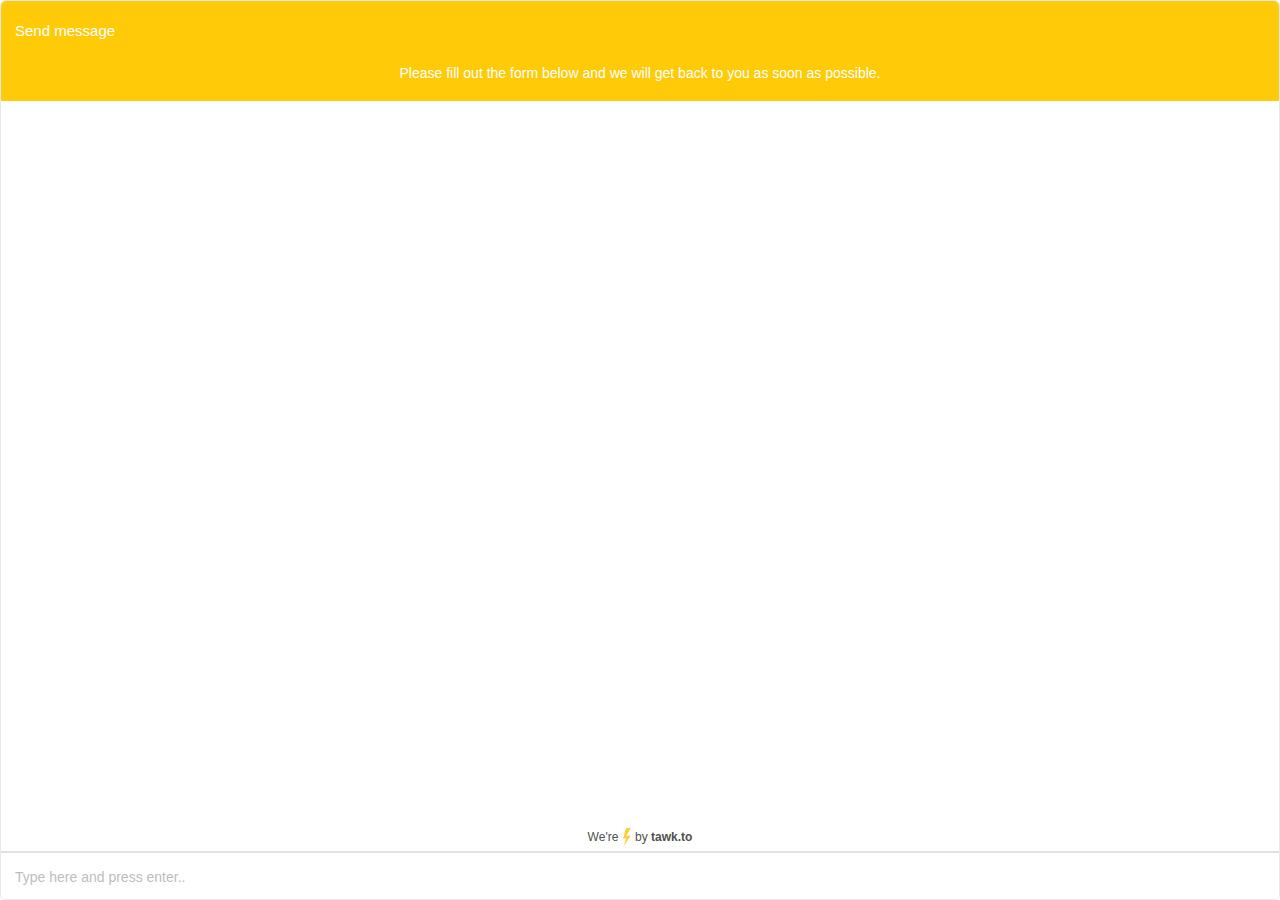
<file: JOBOY - Home Services, Home Maintenance, Appliance Repairs, Cleaning, Shopping, Delivery, Cakes and Bouquets, Home-made items_files/saved_resource(1).html>
<!DOCTYPE html>
<!-- saved from url=(0017)https://joboy.in/ -->
<html><head><meta http-equiv="Content-Type" content="text/html; charset=UTF-8"><meta name="viewport" content="width=device-width, initial-scale=1, maximum-scale=1, user-scalable=no"><link id="lato-fonts" rel="stylesheet" href="./css(2)"><style type="text/css">html,body,div,span,object,iframe,h1,h2,h3,h4,h5,h6,p,blockquote,pre,abbr,address,cite,code,del,dfn,em,img,ins,kbd,q,samp,small,strong,sub,sup,var,b,i,dl,dt,dd,ol,ul,li,fieldset,form,label,legend,table,caption,tbody,tfoot,thead,tr,th,td,article,aside,canvas,details,figcaption,figure,footer,header,hgroup,menu,nav,section,summary,time,mark,audio,video{margin:0;padding:0;border:0;outline:0;font-size:100%;vertical-align:baseline;background:transparent}body{line-height:1}article,aside,details,figcaption,figure,footer,header,hgroup,menu,nav,section{display:block}nav ul{list-style:none}blockquote,q{quotes:none}blockquote:before,blockquote:after,q:before,q:after{content:'';content:none}a{margin:0;padding:0;font-size:100%;vertical-align:baseline;background:transparent}ins{background-color:#ff9;color:#000;text-decoration:none}mark{background-color:#ff9;color:#000;font-style:italic;font-weight:bold}del{text-decoration:line-through}abbr[title],dfn[title]{border-bottom:1px dotted;cursor:help}table{border-collapse:collapse;border-spacing:0}hr{display:block;height:1px;border:0;border-top:1px solid #ccc;margin:1em 0;padding:0}input,select{vertical-align:middle}html,body{height:100%;width:100%}body{background:transparent;height:100%;width:100%;font:13px Helvetica,Arial,sans-serif;position:relative}.clear{clear:both}.clearfix:after{content:'';display:block;height:0;clear:both;visibility:hidden}body{font-weight:normal;outline:0;font-size:15px;font-family:Helvetica,Arial,sans-serif}body.font-lato{font-family:'Lato','Open Sans',sans-serif !important}*{font-family:inherit}::-webkit-input-placeholder{white-space:normal}::-moz-placeholder{white-space:normal}:-ms-input-placeholder{white-space:normal}:-moz-placeholder{white-space:normal}.rtl-direction{direction:rtl !important}#tawkchat-maximized-wrapper{width:100%;height:100%;position:relative}#tawkchat-maximized-wrapper.noMenu .headerBoxLink{display:none !important}#tawkchat-maximized-wrapper.noMenu #minimizeChat.headerBoxLink{display:block !important}#tawkchat-maximized-wrapper .notShown{display:none !important}#borderWrapper{position:absolute;top:0;bottom:0;z-index:-10;background-color:#e1e1e1;width:100%;height:100%}#innerWrapper{background:#fff;left:0;position:absolute;right:0;top:0;bottom:0;border:1px solid #e9e9e9}#headerBoxWrapper{height:60px}#expandableLink{height:5px;width:100%;font-size:0;cursor:s-resize;visibility:hidden;position:absolute;top:56px;z-index:30}#expandableIcon{width:30px;height:4px;margin:0 auto;background:#a1a1a1}#expandableLink.expanded{cursor:n-resize}#headerBox{height:60px;position:relative;z-index:30;display:-webkit-box;display:-moz-box;display:-ms-flexbox;display:-webkit-flex;display:flex}#agentBar{height:100px;display:none}#headerBoxControlsContainer{height:60px;position:relative;float:none;display:grid;grid-auto-columns:1fr;padding:0 8px;display:-ms-grid;-ms-grid-columns:1fr}#headerBoxControlsContainer #screenShare{-ms-grid-row:1;-ms-grid-column:2;float:left;width:30px;height:60px}#headerBoxControlsContainer #voiceCall{-ms-grid-row:1;-ms-grid-column:3;float:left;width:30px;height:60px}#headerBoxControlsContainer #videoCall{-ms-grid-row:1;-ms-grid-column:4;float:left;width:30px;height:60px}#headerBoxControlsContainer .headerBoxLink{-ms-grid-row:1;-ms-grid-column:5;float:left;width:30px;height:60px}#headerBoxControlsContainer #minimizeChat{-ms-grid-row:1;-ms-grid-column:6;float:left;width:30px;height:60px}#headerAccountStateContainer{width:fit-content;height:60px;display:grid;grid-template-columns:auto 1fr;-ms-flex-grow:1;-webkit-flex-grow:1;-moz-flex-grow:1;flex-grow:1;-ms-flex-shrink:1;-webkit-flex-shrink:1;-moz-flex-shrink:1;flex-shrink:1;-ms-flex:1;display:-ms-grid;-ms-grid-columns:auto 1fr}#headerAccountStateContainer #headerAccountState{-ms-grid-row:1;-ms-grid-column:1;float:left}#headerAccountStateContainer #agentProfileContainer{-ms-grid-row:1;-ms-grid-column:2;float:left;width:auto}.rtl-direction #headerAccountStateContainer #agentProfileContainer{text-overflow:ellipsis;white-space:nowrap;overflow:hidden}#headerAccountStateContainer #agentProfileContainer.show{display:-ms-grid;display:grid;-ms-grid-columns:auto auto 1fr;grid-template-columns:auto auto 1fr}.agent-profile-detailed{-ms-grid-row:1;-ms-grid-column:3}#headerAccountState{padding:0 5px 0 14px;text-overflow:ellipsis;white-space:nowrap;overflow:hidden;margin-left:0;height:100%;box-sizing:border-box;line-height:60px}#shortMessage{font-weight:500}#chatContainerWrapper{position:absolute;bottom:78px;top:0;width:100%;background-color:white}#greetingsText{white-space:pre-wrap}#chatContainerWrapper.chat-ended{bottom:118px}.no-branding #chatContainerWrapper{bottom:48px}.form-opened #PV8wgn1-1592562109844{bottom:0;z-index:1}#chatContainer{overflow:scroll;position:absolute;font-size:14px;color:#6c6c6c;min-width:270px;height:auto;overflow-x:hidden;top:0;bottom:0;width:100%;box-sizing:border-box;scrollbar-width:thin;scrollbar-color:#fff #fff;-ms-overflow-style:-ms-autohiding-scrollbar}#chatContainer::-webkit-scrollbar,#formFieldsContainer::-webkit-scrollbar{width:7px}#chatContainer::-webkit-scrollbar-thumb,#formFieldsContainer::-webkit-scrollbar-thumb{-webkit-border-radius:3px;border-radius:3px;background:transparent}#tawkchat-maximized-wrapper:hover #chatContainer::-webkit-scrollbar-thumb,#formFieldsContainer:hover::-webkit-scrollbar-thumb{background:#aaa}#tawkchat-maximized-wrapper:hover #chatContainer,#tawkchat-maximized-wrapper:hover #formFieldsContainer{scrollbar-color:#aaa #fff}.uploadFailedNotifContainer,#maxFileNotificationContainer,#maxSizeNotificationContainer{color:black;background-color:white;border:1px solid #ddd;margin:5px 10px;padding:9px 10px 18px 10px;border-radius:6px;font-size:13px;position:relative}.uploadFailedNotifContainer{margin-bottom:25px}#maxFileNotificationContainer #maxFileNumberList,#maxSizeNotificationContainer #maxFileSizeList{margin:0;margin-top:10px;font-weight:600}#maxFileNotificationContainer #maxFileNumberList ul,#maxSizeNotificationContainer #maxFileSizeList ul{list-style:none}.uploadFailedNotifMessage,#maxFileNotificationMessage,#maxSizeNotificationMessage{margin-top:13px}.uploadFailedNotifIconContainer,#maxFileNotifIconContainer,#maxSizeNotifIconContainer{height:30px;width:30px;background-color:#e52f48;border-radius:5px;display:inline-block;position:relative;text-align:center;vertical-align:middle;line-height:30px}.uploadFailedNotifIconWrapper,#maxFileNotifIconWrapper,#maxSizeNotifIconWrapper{height:0;width:0;border-width:0 10px 17px 10px;border-style:solid;border-color:transparent transparent white transparent;display:inline-block;position:absolute;left:50%;top:50%;-ms-transform:translate(-50%,-50%);-webkit-transform:translate(-50%,-50%);-moz-transform:translate(-50%,-50%);-o-transform:translate(-50%,-50%);transform:translate(-50%,-50%)}.uploadFailedSizeNotifIcon,#maxFileNotifIcon,#maxSizeNotifIcon{color:#e52f48;font-weight:900;font-size:11px;display:inline-block;z-index:9999;position:relative;padding-top:2px}.uploadFailedNotifLabel,#maxFileNotifLabel,#maxSizeNotifLabel{display:inline-block;line-height:30px;vertical-align:top;margin-left:10px;font-weight:600}.uploadFailedRetryContainer{position:absolute;bottom:-18px;right:2px}.rtl-direction .uploadFailedRetryContainer{right:auto;left:2px}.uploadFailedRetryContainer a{font-size:12px;color:#e52f48;font-weight:600}.closeButtonContainer{margin:5px auto auto auto;display:inline-block;float:right;font-size:18px;cursor:pointer}.closeNotification{cursor:pointer;text-transform:uppercase}#maxFileSizeList,#maxFileNumberList{margin:10px}#maxFileSizeList li,#maxFileNumberList li{word-wrap:break-word}#maxFileSizeList a,#maxFileNumberList a{color:#00E}#maxFileNumberList a{display:none}#chatContainer .hidden{display:none}.actionRetry{cursor:pointer;float:right}#actionsContainer{z-index:99998;background-color:#fff;border-top:2px solid #e1e1e1;position:absolute;bottom:0;width:100%;height:46px}#status-message{font-weight:bold;font-style:normal}#resizeBox{width:52px;height:52px;position:absolute;top:0;background-color:#000;z-index:5}body.right #resizeBox{left:0;float:left;-webkit-border-top-left-radius:3px;-moz-border-radius-topleft:3px;border-top-left-radius:3px}body.left #resizeBox{right:0;float:right;-webkit-border-top-right-radius:3px;-moz-border-radius-topright:3px;border-top-right-radius:3px}#resizeInnerBox{background-color:#fefefe;width:47px;height:47px}body.right #resizeInnerBox{-webkit-border-top-left-radius:3px;-moz-border-radius-topleft:3px;border-top-left-radius:3px;margin:5px 0 0 5px}body.left #resizeInnerBox{-webkit-border-top-right-radius:3px;-moz-border-radius-topright:3px;border-top-right-radius:3px;margin:5px 5px 0 0}#pluginsBar{height:23px;background-color:#c2c2c2;min-width:278px}#rateMainWrapper{float:left;position:relative}#ratePositive{background-position:-145px 0}#rateNegative{background-position:-126px 0}#rateNegative:hover,#rateNegative.selected{background-position:-183px 0}#rateNegative:hover,#ratePositive:hover{transform:scale(1.2,1.2)}.activeSound{background-position:0 0;background-repeat:no-repeat}.disabledSound{background-position:-21px 0;background-repeat:no-repeat}#textareaWrapper{display:block;background-color:#fff;position:relative;height:100%;z-index:2}#textareaContainer{height:100%;padding:16px 14px 13px 14px;box-sizing:border-box}#textareaContainer.with-emoji{padding-right:44px;padding-left:14px}.rtl-direction #textareaContainer.with-emoji{padding-left:44px;padding-right:14px}#chatTextarea{padding:0;margin:0;height:100%;width:100%;overflow:hidden;resize:none;border:0;font-size:14px !important;background-color:#fff;color:#000;font-family:inherit}#chatTextarea:active,#chatTextarea:focus{outline:0}#textareaContainer textarea::-webkit-input-placeholder{color:#bdbdbd}#textareaContainer textarea::-moz-placeholder{color:#bdbdbd}#textareaContainer textarea:-ms-input-placeholder{color:#bdbdbd}#chatTextarea::placeholder{color:#bdbdbd !important}#greetingsContainer{margin:7px 45px 0 45px;margin:14px 0;padding:10px 15px;text-align:center;white-space:pre-wrap;word-wrap:break-word;color:black;font-weight:400;margin-top:0}#greetingsText a{color:inherit}#greetingsWaitTime{margin:14px 0 0;display:none}#formContainer #greetingsContainer{margin:0 !important}#agentBar.expanded{height:auto;overflow-y:auto;display:block;max-height:153px}#agentList{position:absolute;left:50%;top:0;-ms-transform:translateX(-50%);-webkit-transform:translateX(-50%);-moz-transform:translateX(-50%);-o-transform:translateX(-50%);transform:translateX(-50%);white-space:nowrap;overflow-x:hidden;max-width:100%;display:-webkit-box;display:-moz-box;display:-ms-flexbox;display:-webkit-flex;display:flex}#agentList::-webkit-scrollbar{display:none}#agentList .agentWrapper{border-radius:0;min-width:0;display:inline-block;margin:10px 10px;text-align:center;flex-grow:1}#profileDetail .agentContainer{margin-left:50px}.agentContainer{height:50px}.rtl-direction #profileDetail .agentContainer{margin-right:50px;margin-left:0}#agentBar .agentContainer{height:auto;width:100%;margin-top:5px}.agentContainerNoImage{height:45px}.agentWrapper{width:100%;min-width:280px;clear:both;position:relative;-webkit-border-top-left-radius:10px;-webkit-border-top-right-radius:10px;-moz-border-radius-topleft:10px;-moz-border-radius-topright:10px;border-top-left-radius:10px;border-top-right-radius:10px}#headerBox .agentInformationContainer{padding:10px 0}.rtl-direction #agentBar .agentInformationContainer{margin-right:auto;margin-left:auto}.rtl-direction #agentBar .agentContainer{clear:both}.agentInformationContainerNoImage{padding-top:13px;padding-bottom:13px;font-size:16px}.agentInformationContainer{font-size:14px}.position-label{font-size:12px}.agentNameCentered{font-weight:400;font-size:16px;text-transform:capitalize;margin-top:5px}.rtl-direction .noImageAgentProfileDetail{padding:0 5px 0 0}.agentInformationContainer p{white-space:nowrap;overflow:hidden;box-sizing:border-box;text-overflow:ellipsis}@-ms-keyframes profileShow{0%{-ms-transform:scale(0)}6.25%{-ms-transform:scale(0.1)}12.5%{-ms-transform:scale(0.2)}18.75%{-ms-transform:scale(0.3)}25%{-ms-transform:scale(0.4)}31.25%{-ms-transform:scale(0.5)}37.5%{-ms-transform:scale(0.6)}43.75%{-ms-transform:scale(0.7)}50%{-ms-transform:scale(0.8)}56.25%{-ms-transform:scale(0.9)}62.5%{-ms-transform:scale(1)}68.75%{-ms-transform:scale(1.1)}75%{-ms-transform:scale(1.2)}81.25%{-ms-transform:scale(1.3)}87.5%{-ms-transform:scale(1.2)}93.75%{-ms-transform:scale(1.1)}100%{-ms-transform:scale(1)}}@-webkit-keyframes profileShow{0%{-webkit-transform:scale(0)}6.25%{-webkit-transform:scale(0.1)}12.5%{-webkit-transform:scale(0.2)}18.75%{-webkit-transform:scale(0.3)}25%{-webkit-transform:scale(0.4)}31.25%{-webkit-transform:scale(0.5)}37.5%{-webkit-transform:scale(0.6)}43.75%{-webkit-transform:scale(0.7)}50%{-webkit-transform:scale(0.8)}56.25%{-webkit-transform:scale(0.9)}62.5%{-webkit-transform:scale(1)}68.75%{-webkit-transform:scale(1.1)}75%{-webkit-transform:scale(1.2)}81.25%{-webkit-transform:scale(1.3)}87.5%{-webkit-transform:scale(1.2)}93.75%{-webkit-transform:scale(1.1)}100%{-webkit-transform:scale(1)}}@-moz-keyframes profileShow{0%{-moz-transform:scale(0)}6.25%{-moz-transform:scale(0.1)}12.5%{-moz-transform:scale(0.2)}18.75%{-moz-transform:scale(0.3)}25%{-moz-transform:scale(0.4)}31.25%{-moz-transform:scale(0.5)}37.5%{-moz-transform:scale(0.6)}43.75%{-moz-transform:scale(0.7)}50%{-moz-transform:scale(0.8)}56.25%{-moz-transform:scale(0.9)}62.5%{-moz-transform:scale(1)}68.75%{-moz-transform:scale(1.1)}75%{-moz-transform:scale(1.2)}81.25%{-moz-transform:scale(1.3)}87.5%{-moz-transform:scale(1.2)}93.75%{-moz-transform:scale(1.1)}100%{-moz-transform:scale(1)}}@-o-keyframes profileShow{0%{-o-transform:scale(0)}6.25%{-o-transform:scale(0.1)}12.5%{-o-transform:scale(0.2)}18.75%{-o-transform:scale(0.3)}25%{-o-transform:scale(0.4)}31.25%{-o-transform:scale(0.5)}37.5%{-o-transform:scale(0.6)}43.75%{-o-transform:scale(0.7)}50%{-o-transform:scale(0.8)}56.25%{-o-transform:scale(0.9)}62.5%{-o-transform:scale(1)}68.75%{-o-transform:scale(1.1)}75%{-o-transform:scale(1.2)}81.25%{-o-transform:scale(1.3)}87.5%{-o-transform:scale(1.2)}93.75%{-o-transform:scale(1.1)}100%{-o-transform:scale(1)}}@keyframes profileShow{0%{transform:scale(0)}6.25%{transform:scale(0.1)}12.5%{transform:scale(0.2)}18.75%{transform:scale(0.3)}25%{transform:scale(0.4)}31.25%{transform:scale(0.5)}37.5%{transform:scale(0.6)}43.75%{transform:scale(0.7)}50%{transform:scale(0.8)}56.25%{transform:scale(0.9)}62.5%{transform:scale(1)}68.75%{transform:scale(1.1)}75%{transform:scale(1.2)}81.25%{transform:scale(1.3)}87.5%{transform:scale(1.2)}93.75%{transform:scale(1.1)}100%{transform:scale(1)}}#agentBar .alias-image,#headerBox .alias-image{width:40px;height:40px;margin:0;background-repeat:no-repeat;border-radius:50%;margin:5px 0;background-image:url('https://static-v.tawk.to/a-v3/images/default-profile.svg');background-size:40px 40px;float:left;margin-left:-100%;animation:fadeIn 1s;-webkit-animation:fadeIn 1s;-moz-animation:fadeIn 1s;-o-animation:fadeIn 1s}#headerBox .alias-image{width:30px;height:30px;position:relative;margin-left:-10px;display:inline-block;margin-top:14px;box-shadow:0 0 0 1px #eee;background-size:30px 30px}#agentBar .alias-image{float:none;margin:0 auto;width:53px;height:53px;background-size:53px 53px}.agentChatContainer .messageBody{margin:-12px 0 0 0;max-width:calc(100% - 30px)}.rtl-direction .agentChatContainer .messageBody{float:right;margin:-12px 00px 0 0;padding-right:40px}.agentChatContainer .message{background:#eee;color:#333;margin-left:0;padding:5px 10px;border-radius:3px;box-shadow:0 0 1px 0 rgba(0,0,0,0.1)}.ie9.rtl-direction .agentChatContainer .message{border-radius:0 15px 15px 15px !important}.agentChatContainer .messageStatusContainer{margin-left:-40px;position:absolute;top:5px;left:100%}.rtl-direction .agentChatContainer .messageStatusContainer{margin:0 -40px 0 0;left:auto;right:100%}.messageContainer.agentChatContainer{margin:15px 40px 12px 11px}.rtl-direction .messageContainer.agentChatContainer{margin:30px 8px 10px 23px}.messageContainer.visitorChatContainer{margin:15px 15px 12px 74px}.rtl-direction .messageContainer.visitorChatContainer{margin:10px 0 10px 12px}.visitorChatContainer .messageBody{margin:0;float:right;max-width:100%;min-height:62px}.rtl-direction .visitorChatContainer .messageBody{float:left}.visitorChatContainer .messageWrapper .message{color:#333;text-align:left;background:#e5e5e5}.rtl-direction .visitorChatContainer .messageWrapper .message{text-align:left;margin:0 30px 0 0;border-radius:0 15px 15px 15px;border-radius:3px}.ie9.rtl-direction .visitorChatContainer .messageWrapper .message{border-radius:15px 0 15px 15px !important;border-radius:3px}.message.agentTypingIndicator,.messageContainer .messageWrapper .message{position:relative}.message.agentTypingIndicator::after,.message.agentTypingIndicator::before,.upload-data::after,.upload-data::before,.messageContainer .messageWrapper .message::after,.messageContainer .messageWrapper .message::before{content:'';display:block;position:absolute;width:0;height:0;border-style:solid;top:6px;border-width:7px}.message.agentTypingIndicator::after,.message.agentTypingIndicator::before,.messageContainer.agentChatContainer .messageWrapper .message::after,.messageContainer.agentChatContainer .messageWrapper .message::before{right:100%}.message.agentTypingIndicator::before,.messageContainer.agentChatContainer .messageWrapper .message::before{border-color:transparent #f9f9f9 transparent transparent;border-width:7px;top:6px}.upload-data::after,.upload-data::before,.messageContainer.visitorChatContainer .messageWrapper .message::after,.messageContainer.visitorChatContainer .messageWrapper .message::before{left:100%}.upload-data::before,.messageContainer.visitorChatContainer .messageWrapper .message::before{border-color:transparent transparent transparent #f9f9f9;border-width:7px;top:5px}.message.agentTypingIndicator::after,.messageContainer.agentChatContainer .messageWrapper .message::after{top:7px;border-width:6px}.upload-data::after,.messageContainer.visitorChatContainer .messageWrapper .message::after{top:6px;border-width:6px}.visitorChatContainer .messageStatusContainer.errorInMessage{width:100%;position:relative;right:auto;text-align:right;font-size:12px;color:#ec6368;font-weight:600;line-height:1;top:3px;float:right}.visitorChatContainer .messageStatusContainer.errorInMessage a{float:right;display:inline-block;font-size:12px;text-decoration:underline;color:#ec6368;width:auto;background:0;text-align:right;top:0;margin:0 0 0 15px;font-weight:900}.messageStatusContainer.pending .failed-label,.messageStatusContainer.pending .icon-alert{display:none}.time-div{visibility:hidden}.mobile .time-div{visibility:visible}.one-agent .agent-div.agent{display:none}.messageBody:hover .time-div{visibility:visible}.rtl-direction .visitorChatContainer .messageStatusContainer.errorInMessage a{float:left;text-align:left}.visitorChatContainer .messageStatusContainer{position:absolute;right:100%;top:0;left:auto}.rtl-direction .visitorChatContainer .messageStatusContainer.errorInMessage{left:auto;margin:0}.rtl-direction .visitorChatContainer .messageStatusContainer{right:auto;left:100%;margin:0 0 0 -40px}.messageHead{position:absolute;z-index:10001}.messageHeadLine{position:relative;top:10px;z-index:1}.messageContainer .messageHead .messageTitle{text-align:center;width:100%}.messageBody{line-height:1.5em;margin:5px 0 0 42px;float:left;position:relative}.notification{margin-left:0;width:100%}.ownerNameContainer,.notificationContainer{float:left}.rtl-direction .notificationContainer{direction:rtl !important;float:right}.notificationContainer .message{margin-right:40px;font-size:14px !important;font-style:italic}.rtl-direction .notificationContainer .message{margin:0 0 0 40px}.message{white-space:pre-wrap;word-wrap:break-word}.messageContainer .messageHead.agent .messageTime,.notificationTime{color:#b3b3b3}.messageContainer .chat-agent-name{position:absolute;bottom:-18px;left:40px;font-size:11px}.rtl-direction .messageContainer .chat-agent-name{left:auto;right:40px}.notificationTime{width:40px;float:left;margin-left:-40px;text-align:right;font-size:12px !important}.rtl-direction .notificationTime{float:right;margin:0 -40px 0 0;text-align:left}.messageStatusContainer{position:relative;z-index:2;width:40px}.messageTime{padding:0 2px 0 8px;font-size:11px !important;color:#777;display:none}.rtl-direction .messageTime{padding:0 8px 0 2px}.messageTime.visitor{padding:0 8px 0 2px}.messageTime.agent,.messageTime.visitor{display:inline-block;margin:0;padding:0;line-height:1;top:auto;bottom:auto;vertical-align:bottom}.rtl-direction .messageTime.visitor{padding:0 2px 0 8px}.messageWrapper{background:0;position:relative;width:auto}.rtl-direction .messageWrapper{float:right;max-width:100%}.messageStatus:active,.messageStatus:focus{outline:0}.messageStatusContainer.pending .lds-spinner{transform:scale(0.3);margin-left:-5px;margin-top:-25%}.messageWrapper.pending{font-style:italic}.messageWrapper.error{font-style:italic;color:red;cursor:pointer;float:right;width:auto;max-width:100%}.rtl-direction .messageWrapper.error{max-width:100%;float:left}.messageWrapper.error .message{background-color:#ec6368 !important;color:#fff !important}.messageWrapper .message{font-size:14px !important;padding:10px 13px;font-weight:400;border-radius:5px;box-shadow:0 0 1px 0 rgba(0,0,0,0.1)}.messageTitle span{text-transform:uppercase;font-weight:bold;padding:0 10px;color:#ccc;background-color:#fff;z-index:1;position:relative}#formContainer::-webkit-scrollbar{display:none}.formMessageField{padding:10px 20px;line-height:1.2em;color:#616161;font-size:15px;text-align:left;word-wrap:break-word}.form{font-size:13px;color:#a1a1a1;height:auto;position:absolute;top:0;bottom:30px;left:6px;right:6px;overflow:hidden;max-width:400px;margin:0 auto;width:calc(100% - 16px)}.rtl-direction .form{left:0;right:6px}#changeNameForm.form,#emailTranscriptForm.form,#endChatForm.form{max-width:284px}.no-branding .form{bottom:14px}.form::-webkit-scrollbar{display:none}.form fieldset{padding:0}.form textarea{resize:none;display:block;height:40px;width:100%;overflow:auto;padding:0 15px;color:#707070;font-size:13px;font-weight:bold;border:0;background-color:#fff;margin:13px 0;-webkit-appearance:none}.form textarea:active,.form textarea:focus,.inputContainer select:active,.inputContainer select:focus{outline:0}.inputContainer{padding:0 15px;border:1px solid #ccc;-webkit-border-radius:3px;-moz-border-radius:3px;-ms-border-radius:3px;-o-border-radius:3px;border-radius:3px;background-color:#fff;margin:0 0 7px 0;position:relative}.inputContainer input,.inputContainer select{width:100%;margin:0;border:0;display:block;line-height:1.2em;padding:10px 0;color:#707070;font-size:13px;font-weight:bold;font-family:inherit;-webkit-appearance:none}.inputContainer input{padding:11px 0}.inputContainer.other-fix{padding:0}.inputContainer select{background-color:#fff;outline:0}#departmentFieldFieldset.safari-fix .inputContainer{position:relative}#departmentFieldFieldset.safari-fix .inputContainer:after{position:absolute;right:24px;top:12px;cursor:pointer;width:10px;height:10px;font-size:10px;padding:0;background:#fff;color:#000;content:'▼';pointer-events:none;cursor:pointer}.inputContainer.error,.form .textareaFieldset.error{border-color:#ef5656;color:#ef5656;margin-bottom:0 !important}.inputContainer.error input,.form .textareaFieldset.error textarea,.inputContainer.error select,.error .form-field-label{color:#ef5656;padding-right:30px}.inputContainer.error input::-webkit-input-placeholder,.form .textareaFieldset.error textarea::-webkit-input-placeholder{color:#ef5656}.inputContainer.valid,.form .textareaFieldset.valid{border-color:#92ed9d}.inputContainer.valid{padding-right:30px}.inputContainer.selection.valid{padding:0}.inputContainer input:active,.inputContainer input:focus{margin:0;border:0;outline:0}.inputContainer input:active+.form-field-label,.inputContainer input:focus+.form-field-label,.textareaFieldset textarea:active+.form-field-label,.textareaFieldset textarea:focus+.form-field-label{display:block}.inputContainer input:active::-webkit-input-placeholder,.inputContainer input:focus::-webkit-input-placeholder,.textareaFieldset textarea:active::-webkit-input-placeholder,.textareaFieldset textarea:focus::-webkit-input-placeholder{color:transparent !important}.inputContainer input:focus::-moz-placeholder,.inputContainer input:active::-moz-placeholder,.textareaFieldset textarea:focus::-moz-placeholder,.textareaFieldset textarea:active::-moz-placeholder{color:transparent !important;opacity:0 !important}.formErrorContainer{display:none;margin:0 0 7px 15px;color:#e52f48}.formErrorIcon{display:none;position:absolute;top:50%;right:10px;-ms-transform:translateY(-50%);-webkit-transform:translateY(-50%);-moz-transform:translateY(-50%);-o-transform:translateY(-50%);transform:translateY(-50%);white-space:nowrap}.form-icon{color:white;font-weight:900;position:absolute;right:-2.5px;font-size:11px;top:1.5px}.rtl-direction .formErrorContainer{margin:0 15px 7px 0}.rtl-direction #preChatForm .formErrorContainer,.rtl-direction #offlineForm .formErrorContainer{margin:-6px 0 7px 15px}#formSavingStatus.errorMessage{color:#ef5656;border:0;visibility:visible}#formSavingStatus{font-size:13px;visibility:hidden;margin:0 auto;max-width:260px}#formSavingStatus img{margin:0 0 0 5px}.formButtonContainer{margin:20px 0 0 0}button{display:inline;zoom:1;vertical-align:baseline;outline:0 none;cursor:pointer;text-align:center;text-decoration:none;overflow:visible;margin:0;padding:7px 15px 8px 15px;font-family:inherit;background-color:#c1c1c1;color:#3d3d3d;border:0;float:left;font-weight:bold;font-size:14px}button::-moz-focus-inner{border:0}button:focus{outline:0}button:active{background-color:#ddd}button:hover{background-color:#a9a9a9}.formButton{width:100%;height:50px}#agentTypingContainer .messageBody{font-size:16px !important;font-weight:bold;min-width:auto;line-height:normal}#offlineOverlay,#inactivityOverlay,#maintenanceOverlay{text-align:center;margin-top:100px;font-size:40px;font-weight:bold;height:auto}#formInnerHeight{margin:0 auto}#JBlDbBY-1592562109844{color:#4f4f4f;font-size:12px;font-weight:400;text-decoration:none;padding:5px}#JBlDbBY-1592562109844:hover{background:#eee;border-radius:3px}#JBlDbBY-1592562109844 .emojione{margin-left:-5px;margin-right:-5px;height:3ex;width:auto;min-height:20px;min-width:20px;display:inline-block;vertical-align:middle}#JBlDbBY-1592562109844 b{font-weight:700}#PV8wgn1-1592562109844{text-align:center;width:100%;position:absolute;bottom:48px;height:30px;background:#fff;overflow:hidden;text-overflow:ellipsis;white-space:nowrap;line-height:30px}.headerBoxLink{width:30px;height:60px;margin:0;display:inline-block;position:relative;grid-row:1;text-decoration:none}#chatMenu{text-decoration:none}.headerBoxLink .headerBoxIcon{font-size:18px;margin:0 auto;display:block;width:18px;line-height:60px;vertical-align:middle}.headerBoxLink#faq{display:none}.headerBoxLink.active::before,#chatMenu.active::before{content:"";height:25px;width:25px;background-color:#00000030;position:absolute;border-radius:3px;top:17px;right:3px}#chatMenuControls{background-color:white;width:calc(100vw - 50px);max-width:200px;position:absolute;z-index:9999;border-radius:3px;top:45px;right:0;display:none;border:1px solid #e2e2e2;animation:slideDown .2s;-webkit-animation:slideDown .2s;-moz-animation:slideDown .2s;-o-animation:slideDown .2s}@keyframes slideDown{0%{transform:translateY(-2%)}50%{transform:translateY(-1%)}100%{transform:translateY(0%)}}@-webkit-keyframes slideDown{0%{-webkit-transform:translateY(-2%)}50%{-webkit-transform:translateY(-1%)}100%{-webkit-transform:translateY(0%)}}#chatMenuControls::after{content:"";width:0;height:0;border-left:8px solid transparent;border-right:8px solid transparent;border-bottom:8px solid white;position:absolute;top:-6px;right:8px}#chatMenuControlsOverlay{position:fixed;top:50px;left:0;height:calc(100vh - 50px);width:100vw}.rtl-direction #chatMenuControls{right:auto;left:0}.rtl-direction #chatMenuControls::after{right:auto;left:8px}#chatMenuControls ul{padding:0;margin:0;list-style:none;text-align:left;padding:10px;position:relative}#chatMenuControls li{padding:10px;cursor:pointer;font-size:14px;color:#434343}#chatMenuControls li:hover{background-color:#53ce3c;color:white;border-radius:3px}.rtl-direction #endChat{margin-right:5px}#endChat .icon{width:11px;height:11px;float:right;margin:2.5px}.black #endChat .icon{background-position:0 0}.white #endChat .icon{background-position:-63px 0}#minimizeChat .icon{width:11px;height:7px;margin:4.5px 2.5px}.black #minimizeChat .icon{background-position:-32px 0}.white #minimizeChat .icon{background-position:-95px 0}#popoutChat .icon{width:10px;height:10px;margin:3px}.isPopout #popoutChat{display:none}.black #popoutChat .icon{background-position:-48px 0}.white #popoutChat .icon{background-position:-111px 0}#openMenu{position:absolute;left:10px;bottom:0;color:#bdbdbd;font-size:13px;font-weight:700;text-decoration:none;line-height:28px;z-index:100001;cursor:pointer;text-transform:lowercase}.rtl-direction #openMenu{right:10px;left:auto}#options{height:32px;margin-left:110px;text-overflow:ellipsis}.rtl-direction #options{margin:0 110px 0 0}.profileImageContainer .agentProfileImage{background-position:0 0;width:28px;height:28px;background-repeat:no-repeat;border-radius:14px;background-image:url('https://static-v.tawk.to/a-v3/images/default-profile.svg');background-size:28px 28px;position:absolute;left:0;top:-9px}#tawkToContent{display:none;position:absolute;top:60px;bottom:0;width:100%;background:#fff;z-index:3}#tawkToContent #formFieldsContainer{left:8px;right:8px;margin:14px 0}#tawkToContent .formFrame{position:absolute;overflow:hidden;top:0;bottom:0;left:0;right:0;height:auto;width:auto}#tawkToContent .contentContainer{position:relative;height:100%;overflow:auto}#tawkToContent .buttonContainer{position:absolute;height:50px;bottom:0;width:100%}#tawkToContent .buttonContainer button{width:50%;height:50px}#tawkHeader{font-size:22px;font-weight:bold;text-align:center;padding:20px 0 12px 0;color:#343434;border-bottom:2px solid #ddd;width:150px;margin:0 auto}#tawkContent{font-size:15px;text-align:center;color:#6c6c6c;margin:12px 0 0}#tawkImage{background-image:url('https://static-v.tawk.to/a-v3/images/tawky.png');background-position:-235px 0;width:78px;height:83px;margin:0 auto}#cancelTawkRedirect{float:left}#tawkRedirect{float:right}#optionsContainer{position:absolute;left:0;width:155px;bottom:0;z-index:1000001;padding:3px;text-align:left}.rtl-direction #optionsContainer{left:auto;right:0}#optionsContainer .item{padding:0 3px;color:#696969;cursor:pointer;font-size:12px;font-weight:bold;line-height:30px;display:inline-block;vertical-align:middle;position:relative;height:30px}.rtl-direction #optionsContainer .item{float:right}#optionsContainer .tooltip{position:absolute;top:0;left:0;background:#333;color:#fff;padding:2px;-ms-transform:translate(-50%,-100%);-webkit-transform:translate(-50%,-100%);-moz-transform:translate(-50%,-100%);-o-transform:translate(-50%,-100%);transform:translate(-50%,-100%);min-width:100px;border-radius:3px;display:none;line-height:20px;position:absolute;left:50%;text-align:center}#soundOption .tooltip{left:0;-ms-transform:translate(0%,-100%);-webkit-transform:translate(0%,-100%);-moz-transform:translate(0%,-100%);-o-transform:translate(0%,-100%);transform:translate(0%,-100%)}#emailTranscriptOption .tooltip{left:-26px;-ms-transform:translate(0%,-100%);-webkit-transform:translate(0%,-100%);-moz-transform:translate(0%,-100%);-o-transform:translate(0%,-100%);transform:translate(0%,-100%)}#optionsContainer .item:hover .tooltip{display:block}#emailTranscriptForm .inputContainer,#changeNameForm .inputContainer,#endChatForm .inputContainer{border:0;margin:0}#offlineForm #messageField{height:85px}#offlineFormContainer.success #offlineForm #overlayOfflineForm{display:block}#overlayOfflineForm{position:absolute;top:50%;-ms-transform:translate(0%,-50%);-webkit-transform:translate(0%,-50%);-moz-transform:translate(0%,-50%);-o-transform:translate(0%,-50%);transform:translate(0%,-50%);bottom:0;left:0;right:0;display:none;z-index:1;background-color:#fff;color:#000;text-align:center;padding:20px 15px;font-size:15px}#overlayOfflineForm #resendButton{margin-top:15px;padding:7px 12px;width:100%;font-weight:700;cursor:pointer;height:40px}#overlayOfflineForm p{font-size:17px}.innerTittle{margin:0;padding:15px 0;text-align:left;font-size:14px}.rtl-direction #formInnerHeight .innerTittle{text-align:right}.rtl-direction #emailTranscriptFormMessageContainer,.rtl-direction #changeNameFormMessageContainer{text-align:right}.rtl-direction .longFormBottomContainer #formCancel,.rtl-direction .longFormBottomContainer #formDecline{float:right;margin-left:6px;order:1}.rtl-direction .longFormBottomContainer #newChat{float:right;margin-left:6px}.rtl-direction .longFormBottomContainer #formSubmit{float:right;order:2}#submitWrapper{position:absolute;bottom:0;height:0;width:auto;right:16px;background:#000;border-radius:4px 4px 0 0;color:#fff;-webkit-transition:height .25s ease;-moz-transition:height .25s ease;-ms-transition:height .25s ease;-o-transition:height .25s ease;transition:height .25s ease;z-index:5}#submitWrapper.visible{height:30px}#submitWrapper p{line-height:30px;padding:0 10px;float:left}.rtl-direction #submitWrapper p{float:right}#submitWrapper .loader{transform:scale(0.3);margin-top:-17px;margin-left:-13px;margin-right:-13px}#submitWrapper .spin:after{background:#fff !important}#agentProfileContainer{width:100%;margin-left:10px;display:none}#agentProfileContainer.show{display:block;animation:fadeIn 1s;-webkit-animation:fadeIn 1s;-moz-animation:fadeIn 1s;-o-animation:fadeIn 1s}@-webkit-keyframes fadeIn{0%{opacity:0}100%{opacity:1}}@-moz-keyframes fadeIn{0%{opacity:0}100%{opacity:1}}@-o-keyframes fadeIn{0%{opacity:0}100%{opacity:1}}@keyframes fadeIn{0%{opacity:0}100%{opacity:1}}#profileDetail{height:50px;position:static;width:100%;float:left}#profileDetailNoImage{height:45px;position:static;margin-left:0}#agentWrapper{height:0;display:none;float:left;width:100%;height:45px}.messageStatusContainer.pending .messageTime{display:none}#chatEnded{position:absolute;left:0;bottom:32px;height:87px;width:100%;background:#fff;display:none;z-index:10}#chatEnded .title{text-align:center;font-size:14px;margin:10px 0}#chatEnded .buttonContainer{width:100%;height:50px}#offlineButtonContainer,#prechatButtonContainer{top:auto}#newMessageDivider{margin-top:4px;font-size:.7rem;line-height:.6rem}#newMessageDividerLine{border-top:2px solid #e4c0b6;border-bottom:0;margin:0 0 -1px}#newMessageDividerLabel{background:#fcfcfc;margin:-0.3rem 0;float:right;padding:0 .5rem;color:#e4c0b6}.offlineMessageSuccess{color:#6db626}#newMessageContainer{position:relative;left:-50%;cursor:pointer;display:none}#newMessagesBar{position:absolute;bottom:33px;height:0;width:auto;left:50%;color:#fff;-webkit-transition:all .5s ease;-moz-transition:all .5s ease;-ms-transition:all .5s ease;-o-transition:all .5s ease;transition:all .5s ease;visibility:hidden;cursor:pointer;z-index:0}#newMessagesBar.theme-background-color{background-color:transparent !important}#notificationMessageText{font-weight:700}#newMessageArrowDown{width:0;height:0;border-left:8px solid transparent;border-right:8px solid transparent;border-top:8px solid #81bd1d;transform:translate(-50%);position:absolute;left:50%;bottom:-5px}#newMessagesNotificationLink{float:left;margin:6px 6px auto auto;font-weight:bold}.rtl-direction #newMessagesNotificationLink{float:right;-ms-transform:rotateY(180deg);-webkit-transform:rotateY(180deg);transform:rotateY(180deg);margin:7px auto auto 7px}#newMessagesBar.visible{height:27px;bottom:90px;visibility:visible}#newMessagesBar.visible #newMessageContainer{display:block}#newMessagesBar p{line-height:27px;padding:0 10px;text-align:center;background-color:#81bd1d;border-radius:5px}.uploaded-image{max-width:100%;max-height:220px;display:block}.download-file{color:inherit;text-decoration:underline;display:block;margin-top:3px}.progress{height:14px;position:relative;background:#eee;box-shadow:0 1px 0 transparent,0 0 0 1px #e3e3e3 inset;width:200px;margin:5px 0;display:inline-block;vertical-align:middle}.progress-bar{display:block;height:100%;background-color:#71a06a;box-shadow:inset 0 2px 9px rgba(255,255,255,0.3),inset 0 -2px 6px rgba(0,0,0,0.4);position:relative;overflow:hidden;box-shadow:inset 0 -1px 0 rgba(0,0,0,.15);-webkit-transition:width .6s ease;-o-transition:width .6s ease;transition:width .6s ease}.upload-data{margin:7px 12px 0 20px;min-width:250px}.upload-data span{font-style:italic}#uploadFileIcon{font-size:18px;vertical-align:middle;width:20px;height:21px;margin-top:5px}.image-loader{display:block;position:relative;width:64px;height:64px;margin:0 auto}.upload-error{margin:5px}.upload-error span{font-size:16px;color:red;font-weight:bold;vertical-align:middle}.drag-over #textareaWrapper:before{text-align:center;margin:0;font-size:25px;height:auto;line-height:68px;color:#ccc;background:#fff;position:absolute;top:0;bottom:0;right:0;left:0;border:3px dashed #ccc;content:'';white-space:pre-line}#drop-text{text-align:center;font-size:25px;height:auto;color:#ccc;position:absolute;top:2px;bottom:2px;right:2px;left:2px;white-space:pre-line;display:none}.drag-over #drop-text{display:block}#drop-text span{display:block;vertical-align:middle;line-height:normal;top:50%;margin-top:-15px;position:relative}.drag-over .drop-text{display:block}.drag-over #chatTextarea{opacity:0}#upload-form{position:absolute;top:-100000px}#uploadFileOption label{display:block;cursor:pointer}.form-field-label.small{color:#b3b3b3;padding:1px 0 0 0;display:none;font-size:10px;position:absolute;top:0;left:4px;font-weight:bold}.rtl-direction .form-field-label.small{left:auto;right:4px}.form-field-label{color:#707070;font-size:13px;font-weight:bold}.selection-label{vertical-align:middle;cursor:pointer}.selection-container{position:relative}.selections-container.error{border:2px solid #e52f48;border-radius:3px;padding:11px 0 11px 11px;position:relative}.agentInfoNoImage{overflow:hidden;white-space:nowrap;text-overflow:ellipsis}.messageContainer{position:relative;margin:10px 12px}#agentTypingContainer{position:relative;margin:24px 12px;display:none}.messageContainer{clear:both}.profileImageContainer{height:28px;width:28px;position:absolute}.ownerNameContainer{float:right}.multi-agent .agentChatContainer .ownerNameContainer{float:left;width:100%;position:absolute;bottom:-13px;left:0}.messageOwnerName{color:#757575;font-weight:400;text-decoration:none;font-size:11px !important;margin:0;padding:0;line-height:1;display:block;text-overflow:ellipsis;white-space:nowrap;overflow:hidden;margin-left:40px;vertical-align:bottom}.rtl-direction .messageOwnerName{margin-left:0;margin-right:30px}.messageOwnerName.visitor{text-align:right;margin-right:0;margin-left:0;margin-bottom:3px}.messageOwnerName.agent{display:none}.multi-agent .messageOwnerName.agent{display:inline-block}.rtl-direction .messageOwnerName.visitor{text-align:left}#chatTableWrapper{display:table;height:100%;width:100%;table-layout:fixed}#chatRowWrapper{display:table-row;vertical-align:bottom}#chatCellWrapper{position:relative;display:table-cell;vertical-align:bottom;overflow:hidden}.single-agent .profileImageContainer{display:block;margin-top:8px}.rtl-direction .single-agent .profileImageContainer{margin-top:-3px}.single-agent .agentChatContainer .ownerNameContainer.trigger{display:block}.ownerNameContainer.trigger .messageOwnerName{margin-left:0;margin-right:0}.multi-agent .ownerNameContainer.trigger .messageOwnerName{margin-left:30px;margin-right:0}.rtl-direction .multi-agent .agentChatContainer .message{margin-right:30px;margin-left:40px}.rtl-direction .multi-agent .ownerNameContainer.trigger .messageOwnerName{margin-right:30px;margin-left:0}.single-agent .visitorChatContainer .messageBody,.single-agent .messageOwnerName.visitor{margin-right:0;margin-left:0}.agentChatContainer .messageBody,.agentChatContainer .ownerNameContainer{margin-left:0;margin-right:0;margin-top:0}.agentChatContainer .messageBody{padding-left:38px}.visitorChatContainer .pending .message,.rtl-direction .agentChatContainer .message{animation:slideFromRight .1s;-webkit-animation:slideFromRight .1s;-moz-animation:slideFromRight .1s;-o-animation:slideFromRight .1s;max-width:229px}.visitorChatContainer[style] .message{animation:none}.agentChatContainer .message,.visitorChatContainer .pending .message{animation:slideFromLeft .1s;-webkit-animation:slideFromLeft .1s;-moz-animation:slideFromLeft .1s;-o-animation:slideFromLeft .1s}.agentChatContainer .message.agentTypingIndicator{animation:none;padding-top:20px}@keyframes slideFromLeft{0%{margin-left:-50px;opacity:0}100%{margin-left:0;opacity:1}}@-webkit-keyframes slideFromLeft{0%{margin-left:-50px;opacity:0}100%{margin-left:0;opacity:1}}@keyframes slideFromRight{0%{margin-right:-100px;opacity:0}100%{margin-right:0;opacity:1}}@-webkit-keyframes slideFromRight{0%{margin-right:-100px;opacity:0}100%{margin-right:0;opacity:1}}#agentTypingContainer .agentChatContainer{margin-bottom:5px}.has-profile-image #headerBoxWrapper,.has-profile-image #headerBox,.has-profile-image #agentWrapper,.has-profile-image #headerBoxControlsContainer{height:60px}.has-profile-image #agentListLabel{margin-top:17px}.selection-container input{margin:0 3px 0 5px}.agentTypingIndicator{position:relative;text-align:center;margin-left:auto;margin-right:auto}.agentTypingIndicator .dot{display:inline-block;width:5px;height:5px;border-radius:50%;margin-right:3px;background:#303131;animation:typing 1.3s linear infinite}.agentTypingIndicator .dot:nth-child(2){animation-delay:-1.1s;-webkit-animation-delay:-1.1s;-moz-animation-delay:-1.1s;-ms-animation-delay:-1.1s;-o-animation-delay:-1.1s}.agentTypingIndicator .dot:nth-child(3){animation-delay:-0.9s;-webkit-animation-delay:-0.9s;-moz-animation-delay:-0.9s;-ms-animation-delay:-0.9s;-o-animation-delay:-0.9s}@keyframes typing{0%,60%,100%{transform:initial}30%{transform:translateY(-10px)}}@-ms-keyframes typing{0%,60%,100%{transform:initial}30%{transform:translateY(-10px)}}@-webkit-keyframes typing{0%,60%,100%{transform:initial}30%{transform:translateY(-10px)}}@-moz-keyframes typing{0%,60%,100%{transform:initial}30%{transform:translateY(-10px)}}@-o-keyframes typing{0%,60%,100%{transform:initial}30%{transform:translateY(-10px)}}.message a{color:inherit}#formContainer .inputContainer.selection:before{content:"";position:absolute;right:14px;top:17px;width:0;height:0;border-left:7px solid transparent;border-right:7px solid transparent;border-top:7px solid #707070;z-index:0}.rtl-direction #formContainer .inputContainer.selection:before{right:auto;left:14px}#formContainer .inputContainer{background-color:#fff;overflow:hidden;position:relative;height:33px}#formContainer .inputContainer select{position:absolute;height:100%;-webkit-appearance:none;-moz-appearance:none;appearance:none;width:90%;background:transparent;font-size:13px;font-weight:600;line-height:1;-webkit-appearance:none;-moz-appearance:none;text-indent:.01px;text-overflow:'';-ms-appearance:none}#formContainer .inputContainer select::-ms-expand{display:none}#endChatOption{display:none}#actionButtonsContainer{position:absolute;right:14px;top:11px}.rtl-direction #actionButtonsContainer{left:0;right:auto}#rateContainer{padding:6px 8px;border-radius:5px;box-shadow:0 3px 15px #cbcbcb;display:none;position:absolute;width:50px;background:#fff;left:-100%;top:-8px;animation:fadeIn .5s;-webkit-animation:fadeIn .5s;-moz-animation:fadeIn .5s;-o-animation:fadeIn .5s}.rtl-direction #rateContainer{left:5px}.rtl-direction #rateNegative{float:right;margin-left:11px !important}.rtl-direction #ratePositive{float:right;margin-left:0}#actionButtonsContainer a{font-size:19px;color:#bdbdbd;text-decoration:none;float:left;margin-left:11px}#actionButtonsContainer a:hover{color:#464646}#rateNegative{margin-left:0 !important;color:#f99 !important}#ratePositive{color:#b4deab !important}#uploadFileOption{margin-left:6px}#viewEmoji{margin-left:12px}.drag-over #viewEmoji{display:none}#emoji-selection-container{position:absolute;bottom:48px;height:185px;background:#f0f0f0;display:none;z-index:2;width:100%;background-color:#f3f3f3}.header-title{text-align:center;margin:5px 0;font-weight:bold;font-size:14px}#tooLongMsgNotification{position:absolute;bottom:20px;z-index:100000;width:100%;text-align:center;display:none;color:red;font-size:12px;background-color:white}#tooLongMsgNotification.visible{display:block}.chatNotifInfoContainer,.callInfoContainer,.callErrorContainer{border:1px solid #ddd;border-radius:5px;padding:10px 8px 10px 8px;display:none;background:#fff}.chatNotifInfoContainer{display:block}.chatNotifIconContainer,.callIconContainer{display:table-cell;width:35px;vertical-align:middle}.chatNotifIconWrapper,.callIconWrapper{width:35px;height:35px;border-radius:50%;vertical-align:middle;display:inline-block}.callDetailsContainer{display:table-cell;vertical-align:middle;padding-left:5px}.rtl-direction .callDetailsContainer{padding-right:5px}.chatNotifDetailsContainer{display:inline-block;vertical-align:middle;margin-left:5px}.chatNotifTitle,.callTitle{font-size:15px;font-weight:bold;color:black}.callEndDetails{display:none;margin-top:5px;color:black}.callEndDetails,.callTitle{color:#3e3e3e}.callErrorContainer .callEndDetails{display:block}.callInfoWrapper{display:table}.callRetryContainer{display:inline-block;position:absolute;right:10px;top:50%;transform:translateY(-50%)}.callLoader .loader{transform:scale(0.3);margin-left:-10px}.rtl-direction .callRetryContainer{right:auto;left:10px}.retry-load{float:none;background:#fafafa;color:#717171;border:1px solid #d3d3d3}#chatEnded{width:100%;height:auto}.longFormContainer{position:relative;display:block;background-color:white;width:100%;z-index:4;margin:0 auto;box-sizing:border-box;border-radius:3px;font-weight:400;font-size:15px;color:#464646;overflow:hidden;height:auto}.rtl-direction #formContainer>#emailTranscriptForm .form-header-text,.rtl-direction #changeNameForm .form-header-text,.rtl-direction #chatEndedForm .form-header-text,.rtl-direction #offlineForm .longFormContainer .form-header-text,.rtl-direction #preChatForm .longFormContainer .form-header-text{padding-right:5px}.rtl-direction #formContainer>#emailTranscriptForm .formMessageField,.rtl-direction #offlineForm .formMessageField,.rtl-direction #preChatForm .formMessageField{text-align:unset}#offlineFormContainer,#prechatFormContainer{height:calc(100% - 250px);display:none;position:relative}#chatEndedForm #emailTranscriptForm{position:relative;height:auto}#offlineForm #formInnerHeight,#preChatForm #formInnerHeight{max-width:100%}#form-container::-webkit-scrollbar,#form-container.longFormContainer::-webkit-scrollbar,#tawkToContent .contentContainer::-webkit-scrollbar{display:none}.form-header-icon{background-color:#53ce3c;display:inline-block;height:30px;width:30px;margin-right:10px;line-height:34px;border-radius:5px;box-sizing:border-box;color:white;font-size:22px;text-align:center}.rtl-direction .form-header-icon{margin-left:10px;margin-right:0}.form-header-text{display:inline-block;line-height:30px;height:30px;vertical-align:top;font-weight:600;font-size:15px}#endChatForm #endChatFormMessageContainer{display:block;font-weight:600;font-size:15px;height:auto;color:#464646;padding:0}#formContainer>#emailTranscriptForm::before,#changeNameForm::before,#chatEndedForm::before,#endChatForm::before{content:"";height:100%;width:2px;background-color:#4ac735;position:absolute;left:0;top:0;border:1px solid #53ce3c;border-top-left-radius:3px;border-bottom-left-radius:3px;z-index:9;display:none}#controlsWrapper{position:relative}#offlineForm .formMessageField,#preChatForm .formMessageField{padding:10px 15px;text-align:center;margin-bottom:14px;font-size:14px;-webkit-transition:height .16s ease-out;transition:height .16s ease-out}#formContainer .inputContainer{border:0;padding:0;border-radius:5px;margin:0 0 11px 0;height:42px}#formContainer .textareaFieldset>.inputContainer,#formContainer>#emailTranscriptForm input,#formContainer .inputContainer input,#formContainer .inputContainer select,#formContainer .inputContainer input{box-shadow:none;height:100%;border-style:solid;border-color:#d0d0d0;box-sizing:border-box;display:inline-block;padding-left:11px;width:100%;border-width:2px;color:#656565;font-weight:700;border-radius:5px;width:100%}.rtl-direction #offlineForm .textareaFieldset>.inputContainer,.rtl-direction #preChatForm .textareaFieldset>.inputContainer,.rtl-direction #formContainer>#emailTranscriptForm input,.rtl-direction #changeNameForm .inputContainer input,.rtl-direction #chatEndedForm .inputContainer select,.rtl-direction #chatEndedForm .inputContainer input,.rtl-direction #offlineForm .inputContainer select,.rtl-direction #offlineForm .inputContainer input,.rtl-direction #preChatForm .inputContainer select,.rtl-direction #preChatForm .inputContainer input{padding-left:5px;padding-right:11px}.rtl-direction #changeNameForm .formErrorIcon,.rtl-direction #emailTranscriptForm .formErrorIcon,.rtl-direction #offlineForm .formErrorIcon,.rtl-direction #preChatForm .formErrorIcon{left:15px;right:auto}.rtl-direction #offlineForm .selection-container .selection-input-css-placeholder,.rtl-direction #preChatForm .selection-container .selection-input-css-placeholder{left:auto;right:0}.rtl-direction #offlineForm .selection-label,.rtl-direction #preChatForm .selection-label{padding-right:27px}#offlineForm .textareaFieldset>.error.inputContainer,#preChatForm .textareaFieldset>.error.inputContainer,#chatEndedForm .inputContainer.error select,#offlineForm .inputContainer.error select,#preChatForm .inputContainer.error select,.error.inputContainer input{border-color:#e52f48 !important}.inputContainer.error textarea::placeholder{color:#e52f48 !important}#offlineForm .textareaFieldset>.inputContainer,#preChatForm .textareaFieldset>.inputContainer{height:70px;padding:11px 0 11px 11px}#offlineForm .textareaFieldset .inputContainer textarea,#preChatForm .textareaFieldset .inputContainer textarea{margin:0;padding:0;height:100%;padding-right:11px;box-sizing:border-box}#changeNameForm fieldset,#emailTranscriptForm fieldset,#offlineForm fieldset,#preChatForm fieldset{position:relative}#chatEndedForm .inputContainer select option:disabled,#offlineForm .inputContainer select option:disabled,#preChatForm .inputContainer select option:disabled{display:none}#chatEndedForm .inputContainer.error select,#offlineForm .inputContainer.error select,#preChatForm .inputContainer.error select{color:#ef5656}#chatEndedForm .inputContainer.error select option,#offlineForm .inputContainer.error select option,#preChatForm .inputContainer.error select option{color:#656565}.longFormBottomContainer{width:100%;float:none;box-sizing:border-box;min-height:42px;margin-bottom:15px;grid-template-columns:1fr 1fr;grid-gap:12px;display:-ms-grid;display:grid;-ms-grid-columns:1fr 1fr}.longFormBottomContainer .clear{grid-column:span 2;-ms-grid-column-span:2}.has-required .longFormBottomContainer{display:block}#formCancel,#formDecline{-ms-grid-row:1;-ms-grid-column:1}#formSubmit{-ms-grid-row:1;-ms-grid-column:2}.formButton{height:100%;border-radius:5px;background-color:#d6d6d6;min-height:42px}#formSubmit-pc,#formSubmit{float:right}#changeNameForm .formErrorContainer,#emailTranscriptForm .formErrorContainer,#offlineForm .formErrorContainer,#preChatForm .formErrorContainer{margin:7px 0;text-align:right;font-size:13px;font-weight:600}#formContainer>#emailTranscriptForm #emailTranscriptFormMessageContainer,#changeNameForm #changeNameFormMessageContainer,#chatEndedForm #emailTranscriptFormMessageContainer{background-color:white;padding:15px 0}#formContainer>#emailTranscriptForm #formSavingStatus,#changeNameForm #formSavingStatus,#endChatForm #formSavingStatus,#chatEndedForm #formSavingStatus{display:none}#chatEndedForm #submitWrapper{bottom:32px;right:5px;display:none}#chatEndedForm #form-header{padding-top:12px}#changeNameForm #nameFieldError,#emailTranscriptForm #transcriptEmailFieldError,#chatEndedForm #transcriptEmailFieldError{color:#ef5656;font-size:13px}#circle-progress-bar-border{height:34px;width:34px;display:inline-block;padding:7px;border-radius:3px;border-width:1px;border-style:solid;border-color:#f4f4f4 !important;background:#fff}#circle-progress-bar-container{height:100%;width:100%;display:inline-block}#circle-progress-bar{height:100%;width:100%;overflow:hidden;border-radius:50%;position:relative;background-color:#e3e3e3;display:inline-block}#circle-progress-bar .inner-content{background-color:white;height:calc(100% - 5px);width:calc(100% - 5px);border-radius:50%;position:absolute;transform:translate(-50%,-50%);top:50%;left:50%;z-index:9999}#circle-progress-bar .circle-progress-clip{height:100%;width:50%;position:absolute;top:0;z-index:11;left:0;border-top-left-radius:50%;border-bottom-left-radius:50%;background:#e3e3e3}#circle-progress-bar .circle-progress-right,#circle-progress-bar .circle-progress-left{left:0;border-top-left-radius:50%;border-bottom-left-radius:50%;background:#4f4f4f;transform-origin:right center;transform:rotate(0deg);height:100%;width:50%;z-index:10;position:absolute}#circle-progress-bar .circle-progress-right{display:none;transform:rotate(180deg)}#upload-info-container .file-name{display:block;margin:0 0 0 5px;font-weight:700;font-size:14px;font-style:normal}#upload-info-container .file-status{display:block;margin:0 0 0 5px;font-weight:400;font-size:13px;font-style:normal}#upload-info-container{display:inline-block;height:100%;vertical-align:top;text-align:left;width:calc(100% - 60px);margin-left:10px}#upload-info-container #upload-info{display:table;height:100%}#upload-info-container #upload-info .wrapper{display:table-cell;vertical-align:middle}#upload-info-container .upload-icon{display:none}#circle-progress-bar .inner-content .icon{font-style:normal;position:absolute;top:50%;left:50%;transform:translate(-50%,-50%);font-size:25px;color:#4f4f4f}.upload-data{margin:24px 15px 12px 16px;display:inline-block;text-align:right;height:72px;padding:11px;border-radius:3px;border-width:1px;border-style:solid;border-color:#f4f4f4 !important;float:right;min-width:auto;position:relative;box-sizing:border-box}.visitorChatContainer .messageStatusContainer.messageTimeContainer,.agentChatContainer .messageStatusContainer.messageTimeContainer{position:absolute;top:auto;bottom:-13px;left:0;right:auto;width:auto;margin:0;padding:0}.agentChatContainer .messageStatusContainer.messageTimeContainer{right:0;left:auto}#offlineForm .selection-container,#preChatForm .selection-container{position:relative;margin:11px 0;width:calc(100% - 30px);display:-webkit-box;display:-moz-box;display:-ms-flexbox;display:-webkit-flex;display:flex}#offlineForm .selection-container .selection-input-css-placeholder,#preChatForm .selection-container .selection-input-css-placeholder{width:14px;height:14px;position:absolute;border-radius:4px;border-color:#d4d4d4;border-width:2px;border-style:solid}#offlineForm .selection-container.radio .selection-input-css-placeholder,#preChatForm .selection-container.radio .selection-input-css-placeholder{border-radius:50%}#offlineForm .selection-container.checkbox .selection-input-css-placeholder::after,#preChatForm .selection-container.checkbox .selection-input-css-placeholder::after{content:'';width:8px;height:3px;position:absolute;top:4px;left:2px;border:2px solid #53ce3c;border-top:0;border-right:0;background:transparent;opacity:0;transform:rotate(-55deg)}#offlineForm .selection-container.radio .selection-input-css-placeholder::after,#preChatForm .selection-container.radio .selection-input-css-placeholder::after{content:'';display:inline-block;width:calc(100% - 6px);height:calc(100% - 6px);top:50%;left:50%;transform:translate(-50%,-50%);position:absolute;border-radius:50%;background:#53ce3c;opacity:0}#offlineForm .selection-container.radio input[type=radio],#offlineForm .selection-container.checkbox input[type=checkbox],#preChatForm .selection-container.radio input[type=radio],#preChatForm .selection-container.checkbox input[type=checkbox]{display:none}.rtl-direction #offlineForm .selection-container.radio input[type=radio],.rtl-direction #offlineForm .selection-container.checkbox input[type=checkbox],.rtl-direction #preChatForm .selection-container.radio input[type=radio],.rtl-direction #preChatForm .selection-container.checkbox input[type=checkbox]{margin-right:-20px}#offlineForm .selection-container.radio input[type=radio]:checked+.selection-input-css-placeholder::after,#offlineForm .selection-container.checkbox input[type=checkbox]:checked+.selection-input-css-placeholder::after,#preChatForm .selection-container.radio input[type=radio]:checked+.selection-input-css-placeholder::after,#preChatForm .selection-container.checkbox input[type=checkbox]:checked+.selection-input-css-placeholder::after{opacity:1}#offlineForm .selection-label,#preChatForm .selection-label{color:#707070;font-size:13px;font-weight:bold;padding-left:27px;position:relative}.uploaded-file-name{margin-top:3px;overflow:hidden;text-overflow:ellipsis;white-space:nowrap}.uploaded-file-info{display:grid;grid-template-columns:auto auto 1fr;grid-gap:5px;font-size:12px;align-content:normal;justify-content:center;vertical-align:middle;display:-ms-grid;-ms-grid-columns:auto auto 1fr}.uploaded-file-info .uploaded-file-name{-ms-grid-row:1;-ms-grid-column:1}.uploaded-file-info .uploaded-file-size{-ms-grid-row:1;-ms-grid-column:2}.uploaded-file-info .download-file{-ms-grid-row:1;-ms-grid-column:3}.download-file{text-transform:capitalize}.uploaded-file-size{margin-top:4px;font-size:11px}.file-upload-not-img-vid-audio .uploaded-file-name{margin-top:0}.file-upload-not-img-vid-audio .file-size{text-transform:lowercase;margin-top:3px}.file-upload-not-img-vid-audio .separator{margin-top:3px}#incoming-call{background-color:#f8f8f8;padding:13px 13px 12px 13px;box-sizing:border-box;border:#e6e6e6 1px solid;position:absolute;top:0;width:100%;z-index:5}#incoming-call-container{text-align:center}#incoming-call-container .header-label{display:inline-block;line-height:28px;vertical-align:top;font-weight:600;font-size:15px;margin-left:5px;color:#3e3e3e}.rtl-direction #incoming-call-container .header-label{margin-right:5px}#incoming-call .profileImageContainer{position:relative;display:inline-block}.profileImageContainer .incomingCallAgentProfileImage{width:28px;height:28px;background-repeat:no-repeat;background-image:url('https://static-v.tawk.to/a-v3/images/default-profile.svg');background-size:28px 28px;position:absolute;left:0;display:block;border-radius:50%}#incoming-call-buttons{margin-top:16px}#incoming-call-buttons button{width:calc(50% - 5px);border-radius:5px;border:0;display:inline-block;color:#fff;height:42px;cursor:pointer;padding:0;margin:0}.rtl-direction #incoming-call-buttons{direction:ltr}#incoming-call-buttons button .btn-icon{font-size:17px;color:white;display:inline-block;line-height:41px;vertical-align:top}#incoming-call-buttons button .btn-label{display:inline-block;margin-left:10px;line-height:41px;font-weight:600}#decline-call .btn-icon{transform:rotate(135deg)}#decline-call{background-color:#e52f48;float:right}#accept-call{background-color:#48c82e;float:left}.rtl-direction #decline-call{float:left}.rtl-direction #accept-call{float:right}.visitorChatContainer .ownerNameContainer{display:none}#file-upload-drop-container{display:none;background-color:#fff;box-sizing:border-box;position:absolute;bottom:0;height:80px;width:100%;z-index:10}#fileUploadWrapper{border:#e4e4e4 solid 1px;border-radius:5px;background-color:#f1f1f1;height:calc(100% - 15px);width:90%;margin:10px auto 0;position:relative}#file-upload-drop-icon-label-container{transform:translate(-50%,-50%);position:absolute;top:50%;left:50%;width:100%}#file-upload-drop-icon{font-size:30px;display:block;font-weight:600;text-align:center}#file-upload-drop-label{font-size:15px;display:block;font-weight:600;text-align:center;color:#464646;margin-top:5px}.drag-over #actionsContainer{display:none}.drag-over #file-upload-drop-container{display:block}#tooLongMsgNotification{height:42px;position:absolute;width:calc(100% - 30px);left:15px;margin-top:10px;border-radius:5px;line-height:42px;text-align:center}#notifMessageText{margin-left:5px}.chatNotifIconContainer,.callIconContainer{display:inline-block;height:30px;width:30px;border-radius:5px;color:white;position:relative;background-color:#919191}.rtcIcon,.callIcon{display:inline-block;position:relative;top:8px}.chatNotifInfoWrapper,.callInfoWrapper{height:30px}.callInfo{vertical-align:top;line-height:32px;margin-left:10px;font-weight:600;font-size:15px}.chatNotifIconWrapper,.callIconWrapper{display:inline-block;font-size:17px;position:absolute;left:50%;top:50%;transform:translate(-50%,-50%);text-align:center}.callInfoElapsedTime{position:absolute;bottom:8px;right:13px;font-size:13px;color:#bdbdbd}.embedded #consentForm #formCancel{display:none !important}.popup #consentForm #formCancel{display:block !important}.popup #consentForm #formSubmit{width:50% !important}#consentForm .innerTittle,#tawkToContent .innerTittle{text-align:center}#consentForm .formCell,#tawkToContent .formCell{vertical-align:middle}.rtl-direction .uploadFailedNotifLabel,.rtl-direction #maxFileNotifLabel,.rtl-direction #maxSizeNotifLabel{margin-right:10px}#contentContainer{position:absolute;top:59px;bottom:0;width:100%;height:auto;z-index:1;display:-webkit-box;display:-moz-box;display:-ms-flexbox;display:-webkit-flex;display:flex;display:-ms-flexbox;-webkit-flex-direction:column;-moz-flex-direction:column;-ms-flex-direction:column;flex-direction:column}#chatPanel,#formContainer{-ms-flex-grow:1;-webkit-flex-grow:1;-moz-flex-grow:1;flex-grow:1;flex-shrink:1;position:relative;-ms-flex:1}#formContainer{display:none;background:#fff}.chatEndVisible #chatPanel{display:block !important}.chatEndVisible #formContainer{position:fixed;bottom:5px;z-index:99999;background:#fff;left:1px;right:1px;width:auto}.chatEndVisible #formFieldsContainer,.chatEndVisible .form{position:static}#greetingsMainContainer{transition:max-height .25s ease-out,opacity .5s ease;-webkit-transition:max-height .25s ease-out,opacity .5s ease;-moz-transition:max-height .25s ease-out,opacity .5s ease;-ms-transition:max-height .25s ease-out,opacity .5s ease;height:auto;max-height:100%}#greetingsMainContainer.minimize{max-height:0;opacity:0}#greetingsContent{padding:5px 15px 20px;text-align:center;font-size:14px;font-weight:400;display:none}#formFieldsContainer{margin:14px 0 0;position:absolute;width:auto;left:7px;right:0;bottom:0;top:0;height:auto;overflow:scroll;overflow-x:auto;animation:slideFadeIn .25s ease;-webkit-animation:slideFadeIn .25s ease;scrollbar-width:thin;scrollbar-color:#fff #fff;-ms-overflow-style:-ms-autohiding-scrollbar;box-sizing:border-box}#formContainer.has-required #formCancel,#formContainer.has-required #formDecline{display:none}#formContainer.has-required #formSubmit{float:none !important;width:100% !important}.formTable{display:table;width:100%;table-layout:fixed;height:100%}.formRow{display:table-row}.formCell{display:table-cell;vertical-align:bottom}.formFrame{border:1px solid #e4e4e4;border-radius:3px;padding:16px 15px 0}.field-error{font-size:17px;color:#ef5656}.rtl-direction .message.agentTypingIndicator::after,.rtl-direction .message.agentTypingIndicator::before,.rtl-direction .upload-data::after,.rtl-direction .upload-data::before,.rtl-direction .messageContainer .messageWrapper .message::after,.rtl-direction .messageContainer .messageWrapper .message::before{transform:rotate(180deg)}.rtl-direction .upload-data::after,.rtl-direction .upload-data::before,.rtl-direction .messageContainer.visitorChatContainer .messageWrapper .message::after,.rtl-direction .messageContainer.visitorChatContainer .messageWrapper .message::before{left:auto;right:100%}.rtl-direction .message.agentTypingIndicator::after,.rtl-direction .message.agentTypingIndicator::before,.rtl-direction .messageContainer.agentChatContainer .messageWrapper .message::after,.rtl-direction .messageContainer.agentChatContainer .messageWrapper .message::before{right:auto;left:100%}.border-corner{border-radius:5px 5px 0 0}.roundWidget #innerWrapper.border-corner{border-radius:5px}.embedded .border-corner{border-radius:0 !important}.embedded #innerWrapper{border:0}.time-agent-display{display:grid;grid-template-columns:1fr auto;grid-gap:5px;font-size:12px;display:-ms-grid;-ms-grid-columns:1fr}.time-agent-display .agent-div{-ms-grid-row:1;-ms-grid-column:1;float:left}.time-agent-display .time-div{-ms-grid-row:1;-ms-grid-column:2;font-size:11px;float:left}@keyframes slideFadeIn{0%{opacity:0;transform:translate(0,30px)}to{opacity:1;transform:translate(0,0px)}}#textareaSubmitContainer{width:45px;height:40px;position:absolute;right:0;display:none;top:0}.rtl-direction #textareaSubmitContainer{left:0;right:auto}.icon-mobile-submit{text-align:center;position:relative;top:0;padding-top:11px;font-size:21px;height:40px}#actionsContainer.mobile-typing #textareaSubmitContainer{display:block}#actionsContainer.mobile-typing #actionButtonsContainer{right:45px}.rtl-direction #actionsContainer.mobile-typing #actionButtonsContainer{left:45px}#actionsContainer.mobile-typing #rateMainWrapper,#actionsContainer.mobile-typing #uploadFileOption{display:none}.rtl-direction #rateMainWrapper,.rtl-direction #uploadFileOption,.rtl-direction #viewEmoji{float:right}.agent-profile-detailed{float:none;white-space:nowrap;overflow:hidden;text-overflow:ellipsis;margin-left:5px}.agent-profile-detailed strong{font-weight:bold}.multiple-agent .agent-profile-detailed{display:none}#headerAccountStateContainer.multiple-agent #agentProfileContainer.show{display:block}.rtl-direction .agent-profile-detailed{margin-left:auto;margin-right:20px}.rtl-direction #shortMessage{margin-left:auto;margin-right:10px}.agentDetailedInfo{position:relative;top:50%;-ms-transform:translateY(-50%);-webkit-transform:translateY(-50%);-moz-transform:translateY(-50%);-o-transform:translateY(-50%);transform:translateY(-50%)}.agentDetailedInfo,.agentDetailedInfo p{white-space:nowrap;overflow:hidden;text-overflow:ellipsis}.mobile .headerBoxLink .headerBoxIcon{width:21px}.mobile .headerBoxLink .headerBoxIcon,.mobile #actionButtonsContainer a{font-size:21px}.mobile #rateContainer{width:53px}.mobile #changeNameForm.form,.mobile #emailTranscriptForm.form,.mobile #endChatForm.form,.mobile #formInnerHeight{max-width:350px}.mobile button{font-size:15px}.mobile .longFormBottomContainer{height:auto}.mobile .longFormContainer{padding-bottom:15px}.mobile .formMessageField.innerTittle,.mobile .formMessageField,.mobile .form-header-text{font-size:15px}.mobile #endChatForm .longFormContainer{padding-bottom:0}.mobile .form-header-icon{font-size:24px;width:31px;height:31px}#hidableActionsWrapper{float:left} @font-face{font-family:'tawk-widget';src:local('tawk-widget'),url('https://static-v.tawk.to/a-v3/fonts/tawk-widget.woff2?yh9epr') format('woff2'),url('https://static-v.tawk.to/a-v3/fonts/tawk-widget.woff?yh9epr') format('woff'),url('https://static-v.tawk.to/a-v3/fonts/tawk-widget.ttf?yh9epr') format('truetype'),url('https://static-v.tawk.to/a-v3/fonts/tawk-widget.eot?yh9epr#iefix') format('embedded-opentype'),url('https://static-v.tawk.to/a-v3/fonts/tawk-widget.svg?yh9epr#tawk-widget') format('svg');font-weight:normal;font-style:normal}[class^="icon-"],[class*=" icon-"]{font-family:'tawk-widget' !important;speak:none;font-style:normal;font-weight:normal;font-variant:normal;text-transform:none;line-height:1;-webkit-font-smoothing:antialiased;-moz-osx-font-smoothing:grayscale}.icon-menu:before{content:"\e902"}.icon-mobile-submit:before{content:"\e900";color:#aaa}.icon-desktop-sharing:before{content:"\e903"}.icon-close:before{content:"\e909"}.icon-phone-incoming:before{content:"\e911"}.icon-chat:before{content:"\e901"}.icon-upload:before{content:"\e904"}.icon-voice-chat:before{content:"\e905"}.icon-vote-down:before{content:"\e906"}.icon-vote-up:before{content:"\e907"}.icon-video-chat:before{content:"\e908"}.icon-mail:before{content:"\e914"}.icon-alert:before{content:"\e915"}.icon-arrow-up:before{content:"\e916"}.icon-user:before{content:"\e917"}.icon-happy:before{content:"\e91a"}.icon-error:before{content:'\e810'}.icon-message:before{content:'\e811'}.lds-spinner{display:inline-block;position:relative;width:64px;height:64px}.lds-spinner .spin{transform-origin:32px 32px;animation:lds-spinner 1.2s linear infinite}.lds-spinner .spin:after{content:" ";display:block;position:absolute;top:3px;left:29px;width:5px;height:14px;border-radius:20%;background:rgba(0,0,0,0.4)}.lds-spinner .spin-1{transform:rotate(0deg);animation-delay:-1.1s}.lds-spinner .spin-2{transform:rotate(30deg);animation-delay:-1s}.lds-spinner .spin-3{transform:rotate(60deg);animation-delay:-0.9s}.lds-spinner .spin-4{transform:rotate(90deg);animation-delay:-0.8s}.lds-spinner .spin-5{transform:rotate(120deg);animation-delay:-0.7s}.lds-spinner .spin-6{transform:rotate(150deg);animation-delay:-0.6s}.lds-spinner .spin-7{transform:rotate(180deg);animation-delay:-0.5s}.lds-spinner .spin-8{transform:rotate(210deg);animation-delay:-0.4s}.lds-spinner .spin-9{transform:rotate(240deg);animation-delay:-0.3s}.lds-spinner .spin-10{transform:rotate(270deg);animation-delay:-0.2s}.lds-spinner .spin-11{transform:rotate(300deg);animation-delay:-0.1s}.lds-spinner .spin-12{transform:rotate(330deg);animation-delay:0s}@keyframes lds-spinner{0%{opacity:1}100%{opacity:0}}.emoji-select{display:inline-block;margin:8px}.emoji-select:hover .emojione{transform:scale(2);-ms-transform:scale(2);-webkit-transform:scale(2);-moz-transform:scale(2);-o-transform:scale(2)}.emoji-header{display:block;cursor:pointer}.open-tab{opacity:1;float:left;position:relative;display:block;cursor:pointer;width:11%;text-align:center;height:100%;padding:8px 0;box-sizing:border-box;line-height:24px}.open-tab.active::after{content:"";position:absolute;height:5px;width:calc(100% - 5px);transform:translateX(-50%);left:50%;bottom:0;background-color:#4f4f4f}#people.open-tab.active .emoji-header{border-left:0}.open-tab.active .emoji-header:hover{background:#fff}#tabs-selection{height:40px;background-color:white;list-style:none;box-shadow:inset 0 2px 0 0 rgba(128,128,128,0.14)}#emoji-selection-container .loader{position:absolute;top:50%;left:50%;transform:translate(-50%,-50%)}#emoji-selection-container .emojione{min-width:auto;min-height:auto;height:3.2ex}.emojione{min-width:auto;min-height:auto;height:3.2ex;vertical-align:middle}.emojionly .emojione{height:4.5ex !important;width:auto}#viewEmoji.active{color:#464646}#emoji-selection-container .inputContainer{padding:0 6px}#emoji-selection-container .textInput{padding:6px 0}#tab-content{position:absolute;top:40px;bottom:0;overflow:auto;left:0;right:0;padding:10px 5px;border:1px solid #e3e3e3}.showWithFade{display:block !important;animation:slideFadeIn .25s ease;-webkit-animation:slideFadeIn .25s ease}.theme-background-color{background-color: #ffca08;}.theme-text-color{color: #ffffff;}#tooLongMsgNotification {background-color: #ffca08; color : #ffffff}#file-upload-drop-icon {color:#ffca08;}#chatMenuControls li:hover {background-color: #ffca08;color: #ffffff}#formContainer>#emailTranscriptForm .form-header-icon, #changeNameForm .form-header-icon, #chatEndedForm .form-header-icon, #preChatForm .longFormContainer .form-header-icon {background-color:#ffca08;}#formContainer>#emailTranscriptForm::before, #changeNameForm::before, #chatEndedForm::before, #endChatForm::before {background-color:#ffca08; border-color: #ffca08;}#formSubmit, #formSubmit-pc {background-color:#ffca08;}#textareaWrapper, #actionsContainer{border-radius : 0px 0px 5px 5px !important ;}button.theme-background-color:hover{background-color: #b38d06!important;}.agentChatContainer .message{background-color: #ffca08 !important; color : #ffffff !important;}.agentTypingIndicator .dot{background-color: #ffffff !important;}.visitorChatContainer .message, .visitorChatContainer .messageWrapper.error .message {background-color: #e5e5e5 !important; color : #333333 !important;}.upload-data {background-color: #e5e5e5 !important; color : #333333 !important;}.headerBoxLink .headerBoxIcon{color:#ffffff;}.message.agentTypingIndicator::before,.message.agentTypingIndicator::after {border-color: transparent #ffca08 transparent transparent;}.visitorChatContainer .messageWrapper .message::after {border-color: transparent transparent transparent #e5e5e5;}.agentChatContainer .messageWrapper .message::before,.agentChatContainer .messageWrapper .message::after {border-color: transparent #ffca08 transparent transparent;}.upload-data::before, .upload-data::after {border-color: transparent transparent transparent #e5e5e5;}.agentNameCentered{color:#ffffff;}#textareaContainer.additionalPadding{padding-right: 104px;}.rtl-direction #textareaContainer.additionalPadding{padding-left: 104px;padding-right: 14px;}#actionsContainer.mobile-typing #textareaContainer{padding-right: 131px;}.rtl-direction #actionsContainer.mobile-typing #textareaContainer{padding-left: 131px;}</style><link type="text/css" rel="stylesheet" href="./emojione.min.css"><script type="text/javascript" src="./emojione.min.js.download" async=""></script><link type="text/css" rel="stylesheet" href="./emojione.min.css"><script type="text/javascript" src="./emojione.min.js.download" async=""></script></head><body class="font-lato right"><div id="tawkchat-maximized-wrapper" class="roundWidget ltr-direction white"><div id="innerWrapper" class="border-corner"><div id="headerBoxWrapper" class="border-corner"><div id="headerBox" class="theme-background-color theme-text-color border-corner"><div id="headerAccountStateContainer"><p id="headerAccountState"><span id="shortMessage">Send message</span></p><div id="agentProfileContainer">&nbsp;</div></div><div id="headerBoxControlsContainer"><a id="screenShare" class="headerBoxLink" href="javascript:void(0);" title="Screen Share" style="display: none;"><span class="icon-desktop-sharing headerBoxIcon"></span></a><a id="voiceCall" class="headerBoxLink" href="javascript:void(0);" title="Voice Call" style="display: none;"><span class="icon-voice-chat headerBoxIcon"></span></a><a id="videoCall" class="headerBoxLink" href="javascript:void(0);" title="Video Call" style="display: none;"><span class="icon-video-chat headerBoxIcon"></span></a><div class="headerBoxLink"><a id="chatMenu" href="javascript:void(0);" title="Menu"><span class="icon-menu headerBoxIcon"></span></a><div id="chatMenuControls"><div id="chatMenuControlsOverlay"></div><ul><li id="changeName" style="display: none;">Change Name</li><li id="emailTranscriptOption" style="display: none;">Email transcript</li><li id="soundOn" style="display: block;">Sound On</li><li id="soundOff" style="display: none;">Sound Off</li><li id="popoutChat">Pop out widget</li><li id="endChat">End this chat session</li></ul></div></div><a id="minimizeChat" class="notShown" href="javascript:void(0);" title="Close"><span class="icon-close headerBoxIcon"></span></a></div></div></div><div id="contentContainer"><div id="greetingsMainContainer" class="theme-background-color theme-text-color"><div id="greetingsContent" class="" style="display: block;"><p id="greetingsText">Please fill out the form below and we will get back to you as soon as possible.</p><p id="greetingsWaitTime"></p></div><div id="agentBar"><div id="agentList"></div></div></div><div id="chatPanel"><div id="chatContainerWrapper"><div id="chatContainer"><div id="chatTableWrapper"><div id="chatRowWrapper"><div id="chatCellWrapper"><div id="chatWrapper" class="single-agent"><div id="agentTypingContainer"></div></div></div></div></div><div id="maxFileNotificationContainer" class="hidden"><div id="maxFileNotifHeader"><div id="maxFileNotifIconContainer"><div id="maxFileNotifIconWrapper"></div><span id="maxFileNotifIcon">!</span></div><span id="maxFileNotifLabel">Warning</span><div class="closeButtonContainer"><span class="icon-close" id="closeNumberNotification"></span></div></div><div id="maxFileNotificationMessage">Sorry, file transfer is limited to 5 files at a time. Please try the following file(s) again :</div><div id="maxFileNumberList"></div></div><div id="maxSizeNotificationContainer" class="hidden"><div id="maxSizeNotifHeader"><div id="maxSizeNotifIconContainer"><div id="maxSizeNotifIconWrapper"></div><span id="maxSizeNotifIcon">!</span></div><span id="maxSizeNotifLabel">Warning</span><div class="closeButtonContainer"><span class="icon-close" id="closeSizeNotification"></span></div></div><div id="maxSizeNotificationMessage">Sorry, file transfer is limited to 50mb per file. Please compress the following file(s) and try again.</div><div id="maxFileSizeList"></div></div></div></div><div id="actionsContainer"><fieldset id="textareaWrapper"><div id="textareaContainer" class="additionalPadding with-emoji"><div id="tooLongMsgNotification"><span class="icon-alert"></span><span id="notifMessageText">Message cannot exceed 5000 characters</span></div><textarea id="chatTextarea" class="" placeholder="Type here and press enter.."></textarea></div><div id="actionButtonsContainer"><div id="hidableActionsWrapper"><div id="rateMainWrapper" style="display: block;"><a id="rateChat" href="javascript:void(0);"><span class="icon-vote-up"></span></a><div id="rateContainer"><a id="rateNegative" href="javascript:void(0);" title="Rate this conversation with -1"><span class="icon-vote-down"></span></a><a id="ratePositive" href="javascript:void(0);" title="Rate this conversation with +1"><span class="icon-vote-up"></span></a></div></div><a id="uploadFileOption" href="javascript:void(0);" title="Upload File" style="display: block;"><label for="fileInput"><span class="icon-upload"></span></label></a></div><a id="viewEmoji" href="javascript:void(0);" title="Insert emoji" style="display: block;"><span class="icon-happy"></span></a></div><div id="textareaSubmitContainer"><div class="icon-mobile-submit" id="textareaSubmitButton"></div></div></fieldset></div><div id="file-upload-drop-container"><div id="fileUploadWrapper"><div id="file-upload-drop-icon-label-container"><span id="file-upload-drop-icon" class="icon-upload"></span><span id="file-upload-drop-label">Drop files here to upload</span></div></div></div><form enctype="multipart/form-data" id="upload-form" method="post"><input type="file" class="hidden file-input" name="file[]" multiple="multiple" id="fileInput"><label class="upload-file sprite-background" title="Upload File" for="test"></label></form></div><div id="EX2l6o5-1592562116088"></div><div id="EwbzZEm-1592562116088"></div><div id="PV8wgn1-1592562109844"><a id="sIRDWgn-1592562116088"></a><a id="MVqUQx7-1592562116088"></a><a id="JBlDbBY-1592562109844" tabindex="-1" href="javascript:void(0);" style=""><span class="thin">We're</span> <img class="emojione" alt="⚡" title=":zap:" src="./26a1.png"> by <b>tawk.to</b></a><a id="iL166cE-1592562116089"></a><a id="nchOzh5-1592562116089"></a><a id="qlM3aTH-1592562116089"></a></div><div id="newMessagesBar"><div id="newMessageContainer"><p id="newMessagesNotification"><a id="newMessagesNotificationLink" title="" class="icon-message"></a><span id="notificationMessageText"></span></p><div id="newMessageArrowDown"></div></div></div><div id="formContainer"></div><div id="DNfuN6z-1592562116088"></div><div id="mkrHQNb-1592562116088"></div><div id="ZzfreiL-1592562116088"></div></div><div id="emoji-selection-container"><div class="lds-spinner loader"><div class="spin spin-1"></div><div class="spin spin-2"></div><div class="spin spin-3"></div><div class="spin spin-4"></div><div class="spin spin-5"></div><div class="spin spin-6"></div><div class="spin spin-7"></div><div class="spin spin-8"></div><div class="spin spin-9"></div><div class="spin spin-10"></div><div class="spin spin-11"></div><div class="spin spin-12"></div></div></div><div id="tawkToContent"><div id="formFieldsContainer"><div class="formTable"><div class="formRow"><div class="formCell"><div class="formFrame"><div class="contentContainer"><div class="longFormContainer"><div id="formInnerHeight"><div id="tawkImage"></div><p id="tawkHeader">TAWK.TO</p><div id="tawkContent" class="formMessageField innerTittle">This widget is powered by tawk.to - a free messaging application that lets you monitor and engage with the visitors on your website.</div></div></div><div class="longFormBottomContainer"><button id="cancelTawkRedirect" class="formButton">Cancel</button><button id="tawkRedirect" class="theme-background-color theme-text-color formButton">Visit tawk.to</button><div class="clear"></div></div></div></div></div></div></div></div></div></div></div></body></html>
</file>
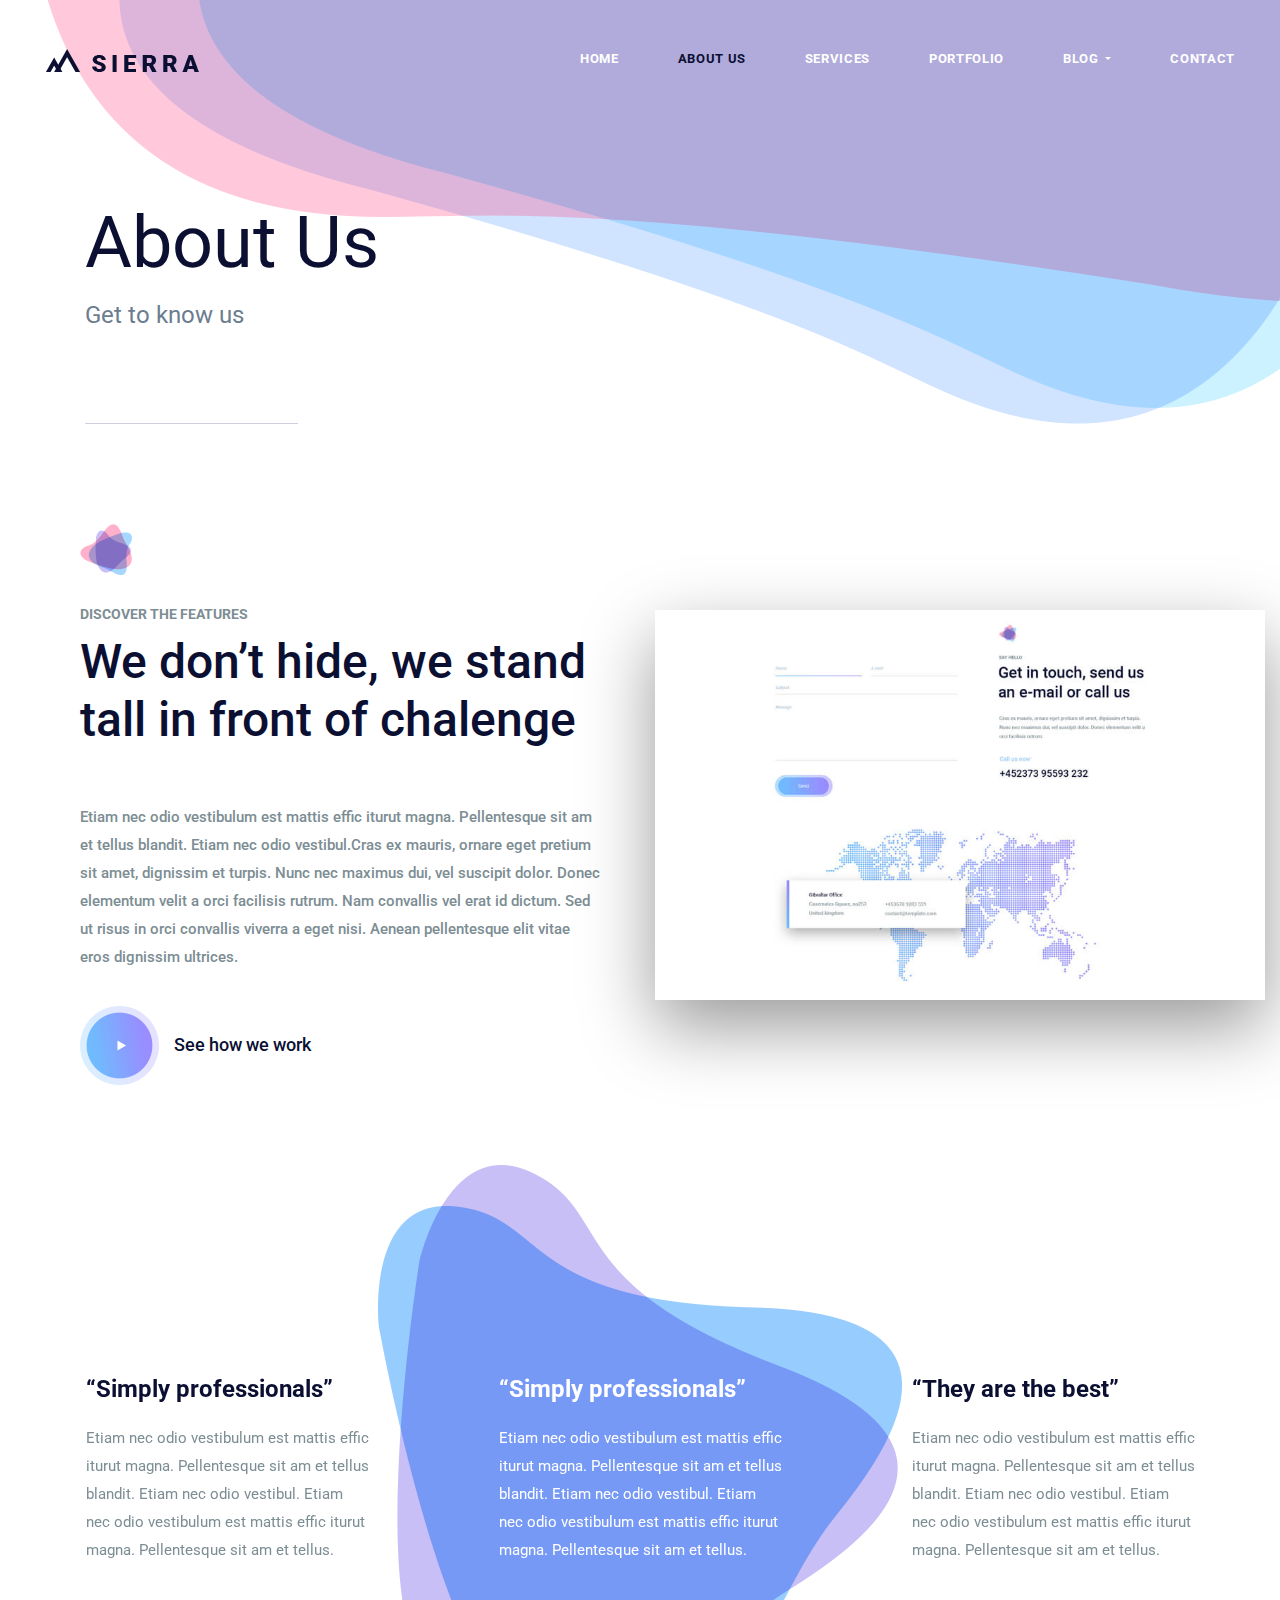
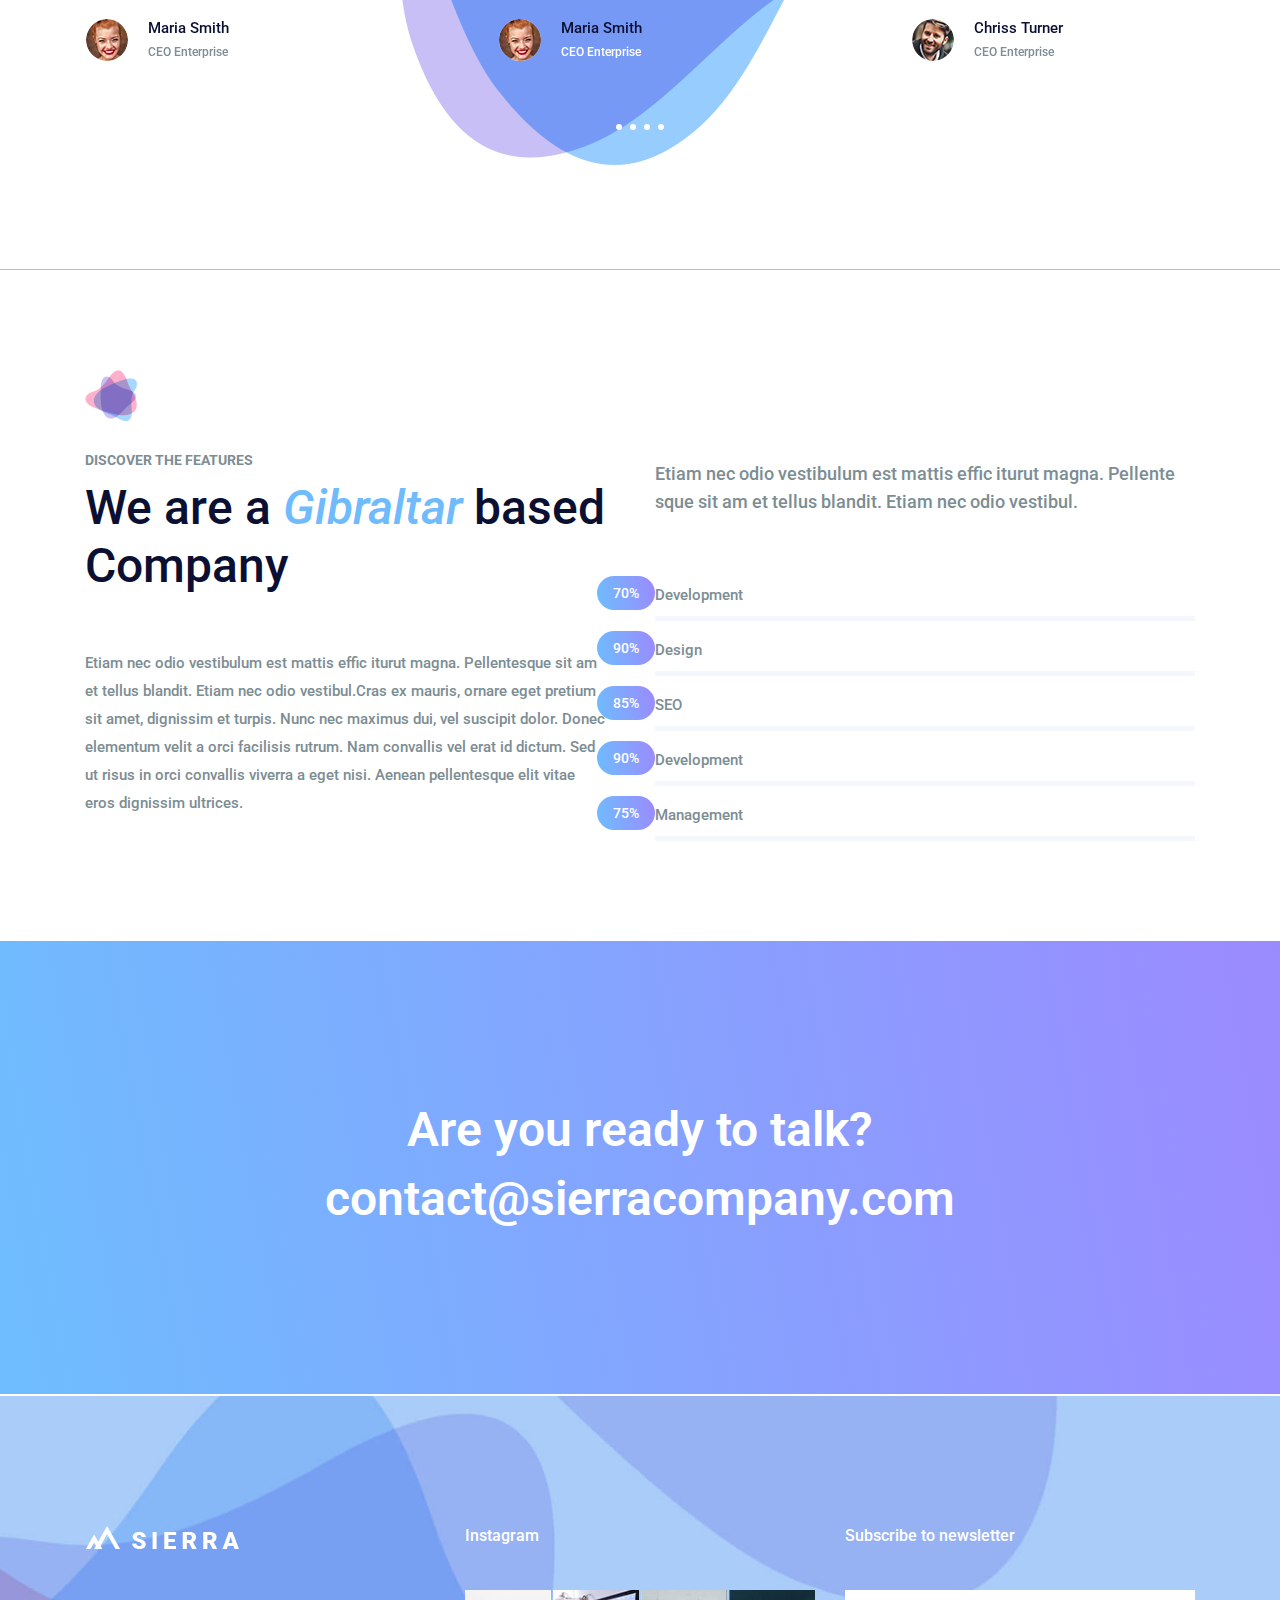
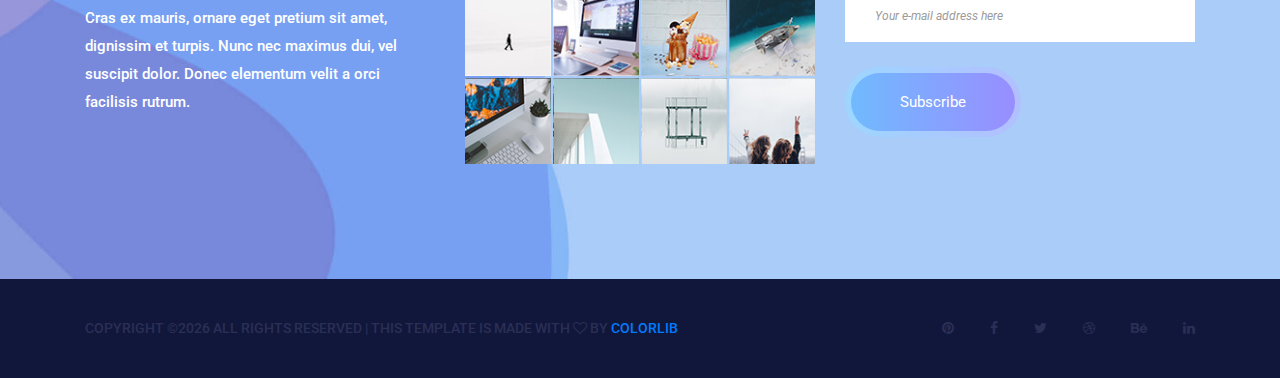
<file: pro/sierra/sierra/about-us.html>
<!DOCTYPE html>
<html lang="en">
    <head>
        <meta charset="utf-8">
        <meta http-equiv="X-UA-Compatible" content="IE=edge">
        <meta name="viewport" content="width=device-width, initial-scale=1">
        
        <link rel="icon" href="img/fav-icon.png" type="image/x-icon" />
        <!-- The above 3 meta tags *must* come first in the head; any other head content must come *after* these tags -->
        <title>Sierra</title>

        <!-- Icon css link -->
        <link href="css/font-awesome.min.css" rel="stylesheet">
        <!-- Bootstrap -->
        <link href="css/bootstrap.min.css" rel="stylesheet">
        
        <!-- Rev slider css -->
        <link href="vendors/revolution/css/settings.css" rel="stylesheet">
        <link href="vendors/revolution/css/layers.css" rel="stylesheet">
        <link href="vendors/revolution/css/navigation.css" rel="stylesheet">
        
        <!-- Extra plugin css -->
        <link href="vendors/owl-carousel/owl.carousel.min.css" rel="stylesheet">
        <link href="vendors/magnify-popup/magnific-popup.css" rel="stylesheet">
        
        <link href="css/style.css" rel="stylesheet">
        <link href="css/responsive.css" rel="stylesheet">

        <!-- HTML5 shim and Respond.js for IE8 support of HTML5 elements and media queries -->
        <!-- WARNING: Respond.js doesn't work if you view the page via file:// -->
        <!--[if lt IE 9]>
        <script src="https://oss.maxcdn.com/html5shiv/3.7.3/html5shiv.min.js"></script>
        <script src="https://oss.maxcdn.com/respond/1.4.2/respond.min.js"></script>
        <![endif]-->
    </head>
    <body>
        
        <!--================Header Menu Area =================-->
        <header class="main_menu_area">
            <nav class="navbar navbar-expand-lg navbar-light bg-light">
                <a class="navbar-brand" href="#"><img src="img/logo.png" alt=""></a>
                <button class="navbar-toggler" type="button" data-toggle="collapse" data-target="#navbarSupportedContent" aria-controls="navbarSupportedContent" aria-expanded="false" aria-label="Toggle navigation">
                    <span></span>
                    <span></span>
                    <span></span>
                </button>

                <div class="collapse navbar-collapse" id="navbarSupportedContent">
                    <ul class="navbar-nav">
                        <li class="nav-item"><a class="nav-link" href="index.html">Home</a></li>
                        <li class="nav-item active"><a class="nav-link" href="about-us.html">About Us</a></li>
                        <li class="nav-item"><a class="nav-link" href="service.html">Services</a></li>
                        <li class="nav-item"><a class="nav-link" href="portfolio.html">Portfolio</a></li>
                        <li class="nav-item dropdown submenu">
                            <a class="nav-link dropdown-toggle" href="#" id="navbarDropdown" role="button" data-toggle="dropdown" aria-haspopup="true" aria-expanded="false">
                            Blog
                            </a>
                            <ul class="dropdown-menu" aria-labelledby="navbarDropdown">
                                <li class="nav-item"><a class="nav-link" href="blog.html">Blog</a></li>
                                <li class="nav-item"><a class="nav-link" href="single-blog.html">Blog Details</a></li>
                                <li class="nav-item"><a class="nav-link" href="elements.html">Elements</a></li>
                            </ul>
                        </li>
                        <li class="nav-item"><a class="nav-link" href="contact.html">Contact</a></li>
                    </ul>
                </div>
            </nav>
        </header>
        <!--================End Header Menu Area =================-->
        
        <!--================Banner Area =================-->
        <section class="banner_area">
            <div class="container">
                <div class="banner_inner_text">
                    <h2>About Us</h2>
                    <p>Get to know us</p>
                </div>
            </div>
        </section>
        <!--================End Banner Area =================-->
        
        <!--================Challange Area =================-->
        <section class="challange_area p_100">
            <div class="container-fluid">
                <div class="row">
                    <div class="col-lg-6">
                        <div class="challange_text_inner">
                            <div class="l_title">
                                <img src="img/icon/title-icon.png" alt="">
                                <h6>Discover the features</h6>
                                <h2>We don’t hide, we stand tall in front of chalenge</h2>
                            </div>
                            <p>Etiam nec odio vestibulum est mattis effic iturut magna. Pellentesque sit am et tellus blandit. Etiam nec odio vestibul.Cras ex mauris, ornare eget pretium sit amet, dignissim et turpis. Nunc nec maximus dui, vel suscipit dolor. Donec elementum velit a orci facilisis rutrum. Nam convallis vel erat id dictum. Sed ut risus in orci convallis viverra a eget nisi. Aenean pellentesque elit vitae eros dignissim ultrices. </p>
                            <div class="c_video">
                                <a class="popup-youtube" href="https://www.youtube.com/watch?v=62QYQE6k7tg"><img src="img/icon/video-icon.png" alt="">See how we work </a>
                            </div>
                        </div>
                    </div>
                    <div class="col-lg-6 challange_img">
                        <div class="challange_img_inner">
                            <img class="img-fluid" src="img/popup-photo.jpg" alt="">
                        </div>
                    </div>
                </div>
            </div>
        </section>
        <!--================End Challange Area =================-->
        
        <!--================Testimonials Slider Area =================-->
        <section class="testimonials_area">
            <div class="container">
                <div class="testimonials_slider owl-carousel">
                    <div class="item">
                        <div class="testi_item">
                            <h3>“Simply professionals”</h3>
                            <p>Etiam nec odio vestibulum est mattis effic iturut magna. Pellentesque sit am et tellus blandit. Etiam nec odio vestibul. Etiam nec odio vestibulum est mattis effic iturut magna. Pellentesque sit am et tellus.</p>
                            <div class="media">
                                <div class="d-flex">
                                    <img class="rounded-circle" src="img/testimonials/testi-1.jpg" alt="">
                                </div>
                                <div class="media-body">
                                    <h4>Maria Smith</h4>
                                    <h5>CEO Enterprise</h5>
                                </div>
                            </div>
                        </div>
                    </div>
                    <div class="item">
                        <div class="testi_item">
                            <h3>“They are the best”</h3>
                            <p>Etiam nec odio vestibulum est mattis effic iturut magna. Pellentesque sit am et tellus blandit. Etiam nec odio vestibul. Etiam nec odio vestibulum est mattis effic iturut magna. Pellentesque sit am et tellus.</p>
                            <div class="media">
                                <div class="d-flex">
                                    <img class="rounded-circle" src="img/testimonials/testi-2.jpg" alt="">
                                </div>
                                <div class="media-body">
                                    <h4>Chriss Turner</h4>
                                    <h5>CEO Enterprise</h5>
                                </div>
                            </div>
                        </div>
                    </div>
                    <div class="item">
                        <div class="testi_item">
                            <h3>“We just love them”</h3>
                            <p>Etiam nec odio vestibulum est mattis effic iturut magna. Pellentesque sit am et tellus blandit. Etiam nec odio vestibul. Etiam nec odio vestibulum est mattis effic iturut magna. Pellentesque sit am et tellus.</p>
                            <div class="media">
                                <div class="d-flex">
                                    <img class="rounded-circle" src="img/testimonials/testi-3.jpg" alt="">
                                </div>
                                <div class="media-body">
                                    <h4>Julie Smart</h4>
                                    <h5>CEO Enterprise</h5>
                                </div>
                            </div>
                        </div>
                    </div>
                    <div class="item">
                        <div class="testi_item">
                            <h3>“Simply professionals”</h3>
                            <p>Etiam nec odio vestibulum est mattis effic iturut magna. Pellentesque sit am et tellus blandit. Etiam nec odio vestibul. Etiam nec odio vestibulum est mattis effic iturut magna. Pellentesque sit am et tellus.</p>
                            <div class="media">
                                <div class="d-flex">
                                    <img class="rounded-circle" src="img/testimonials/testi-1.jpg" alt="">
                                </div>
                                <div class="media-body">
                                    <h4>Maria Smith</h4>
                                    <h5>CEO Enterprise</h5>
                                </div>
                            </div>
                        </div>
                    </div>
                </div>
            </div>
        </section>
        <!--================End Testimonials Slider Area =================-->
        
        <!--================We Are Company Area =================-->
        <section class="we_company_area p_100">
            <div class="container">
                <div class="row company_inner">
                    <div class="col-lg-6">
                        <div class="left_company_text">
                            <div class="l_title">
                                <img src="img/icon/title-icon.png" alt="">
                                <h6>Discover the features</h6>
                                <h2>We are a <span>Gibraltar</span> based Company</h2>
                            </div>
                            <p>Etiam nec odio vestibulum est mattis effic iturut magna. Pellentesque sit am et tellus blandit. Etiam nec odio vestibul.Cras ex mauris, ornare eget pretium sit amet, dignissim et turpis. Nunc nec maximus dui, vel suscipit dolor. Donec elementum velit a orci facilisis rutrum. Nam convallis vel erat id dictum. Sed ut risus in orci convallis viverra a eget nisi. Aenean pellentesque elit vitae eros dignissim ultrices. </p>
                        </div>
                    </div>
                    <div class="col-lg-6">
                        <div class="company_skill">
                            <p>Etiam nec odio vestibulum est mattis effic iturut magna. Pellente sque sit am et tellus blandit. Etiam nec odio vestibul.</p>
                            <div class="our_skill_inner">
                                <div class="single_skill">
                                    <h3>Development</h3>
                                    <div class="progress" data-value="70">
                                        <div class="progress-bar">
                                            <div class="progress_parcent"><span class="counter">70</span>%</div>
                                        </div>
                                    </div>
                                </div>
                                <div class="single_skill">
                                    <h3>Design</h3>
                                    <div class="progress" data-value="90">
                                        <div class="progress-bar">
                                            <div class="progress_parcent"><span class="counter">90</span>%</div>
                                        </div>
                                    </div>
                                </div>
                                <div class="single_skill">
                                    <h3>SEO</h3>
                                    <div class="progress" data-value="85">
                                        <div class="progress-bar">
                                            <div class="progress_parcent"><span class="counter">85</span>%</div>
                                        </div>
                                    </div>
                                </div>
                                <div class="single_skill">
                                    <h3>Development</h3>
                                    <div class="progress" data-value="90">
                                        <div class="progress-bar">
                                            <div class="progress_parcent"><span class="counter">90</span>%</div>
                                        </div>
                                    </div>
                                </div>
                                <div class="single_skill">
                                    <h3>Management</h3>
                                    <div class="progress" data-value="75">
                                        <div class="progress-bar">
                                            <div class="progress_parcent"><span class="counter">75</span>%</div>
                                        </div>
                                    </div>
                                </div>
                            </div>
                        </div>
                    </div>
                </div>
            </div>
        </section>
        <!--================End We Are Company Area =================-->
        
        <!--================End We Are Company Area =================-->
        <section class="talk_area">
            <div class="container">
                <div class="talk_text">
                    <h4>Are you ready to talk?</h4>
                    <a href="mailto:contact@sierracompany.com">contact@sierracompany.com</a>
                </div>
            </div>
        </section>
        <!--================End We Are Company Area =================-->
        
        <!--================Footer Area =================-->
        <footer class="footr_area">
            <div class="footer_widget_area">
                <div class="container">
                    <div class="row footer_widget_inner">
                        <div class="col-lg-4 col-sm-6">
                            <aside class="f_widget f_about_widget">
                                <img src="img/footer-logo.png" alt="">
                                <p>Cras ex mauris, ornare eget pretium sit amet, dignissim et turpis. Nunc nec maximus dui, vel suscipit dolor. Donec elementum velit a orci facilisis rutrum.</p>
                            </aside>
                        </div>
                        <div class="col-lg-4 col-sm-6">
                            <aside class="f_widget f_insta_widget">
                                <div class="f_title">
                                    <h3>Instagram</h3>
                                </div>
                                <ul>
                                    <li><a href="#"><img src="img/instagram/ins-1.jpg" alt=""></a></li>
                                    <li><a href="#"><img src="img/instagram/ins-2.jpg" alt=""></a></li>
                                    <li><a href="#"><img src="img/instagram/ins-3.jpg" alt=""></a></li>
                                    <li><a href="#"><img src="img/instagram/ins-4.jpg" alt=""></a></li>
                                    <li><a href="#"><img src="img/instagram/ins-5.jpg" alt=""></a></li>
                                    <li><a href="#"><img src="img/instagram/ins-6.jpg" alt=""></a></li>
                                    <li><a href="#"><img src="img/instagram/ins-7.jpg" alt=""></a></li>
                                    <li><a href="#"><img src="img/instagram/ins-8.jpg" alt=""></a></li>
                                </ul>
                            </aside>
                        </div>
                        <div class="col-lg-4 col-sm-6">
                            <aside class="f_widget f_subs_widget">
                                <div class="f_title">
                                    <h3>Subscribe to newsletter</h3>
                                </div>
                                <div class="input-group">
                                    <input type="text" class="form-control" placeholder="Your e-mail address here" aria-label="Your e-mail address here">
                                    <span class="input-group-btn">
                                        <button class="btn btn-secondary submit_btn" type="button">Subscribe</button>
                                    </span>
                                </div>
                            </aside>
                        </div>
                    </div>
                </div>
            </div>
            <div class="footer_copyright">
                <div class="container">
                    <div class="float-sm-left">
                        <h5><!-- Link back to Colorlib can't be removed. Template is licensed under CC BY 3.0. -->
Copyright &copy;<script>document.write(new Date().getFullYear());</script> All rights reserved | This template is made with <i class="fa fa-heart-o" aria-hidden="true"></i> by <a href="https://colorlib.com" target="_blank">Colorlib</a>
<!-- Link back to Colorlib can't be removed. Template is licensed under CC BY 3.0. --></h5>
                    </div>
                    <div class="float-sm-right">
                        <ul>
                            <li><a href="#"><i class="fa fa-pinterest"></i></a></li>
                            <li><a href="#"><i class="fa fa-facebook"></i></a></li>
                            <li><a href="#"><i class="fa fa-twitter"></i></a></li>
                            <li><a href="#"><i class="fa fa-dribbble"></i></a></li>
                            <li><a href="#"><i class="fa fa-behance"></i></a></li>
                            <li><a href="#"><i class="fa fa-linkedin"></i></a></li>
                        </ul>
                    </div>
                </div>
            </div>
        </footer>
        <!--================End Footer Area =================-->
        
        
        
        
        <!-- jQuery (necessary for Bootstrap's JavaScript plugins) -->
        <script src="js/jquery-3.2.1.min.js"></script>
        <!-- Include all compiled plugins (below), or include individual files as needed -->
        <script src="js/popper.min.js"></script>
        <script src="js/bootstrap.min.js"></script>
        <!-- Rev slider js -->
        <script src="vendors/revolution/js/jquery.themepunch.tools.min.js"></script>
        <script src="vendors/revolution/js/jquery.themepunch.revolution.min.js"></script>
        <script src="vendors/revolution/js/extensions/revolution.extension.actions.min.js"></script>
        <script src="vendors/revolution/js/extensions/revolution.extension.video.min.js"></script>
        <script src="vendors/revolution/js/extensions/revolution.extension.slideanims.min.js"></script>
        <script src="vendors/revolution/js/extensions/revolution.extension.layeranimation.min.js"></script>
        <script src="vendors/revolution/js/extensions/revolution.extension.navigation.min.js"></script>
        <script src="vendors/revolution/js/extensions/revolution.extension.slideanims.min.js"></script>
        <!-- Extra plugin css -->
        <script src="vendors/counterup/jquery.waypoints.min.js"></script>
        <script src="vendors/counterup/jquery.counterup.min.js"></script> 
        <script src="vendors/counterup/apear.js"></script>
        <script src="vendors/counterup/countto.js"></script>
        <script src="vendors/owl-carousel/owl.carousel.min.js"></script>
        <script src="vendors/magnify-popup/jquery.magnific-popup.min.js"></script>
        <script src="js/smoothscroll.js"></script>
        
        <script src="js/theme.js"></script>
    </body>
</html>
</file>
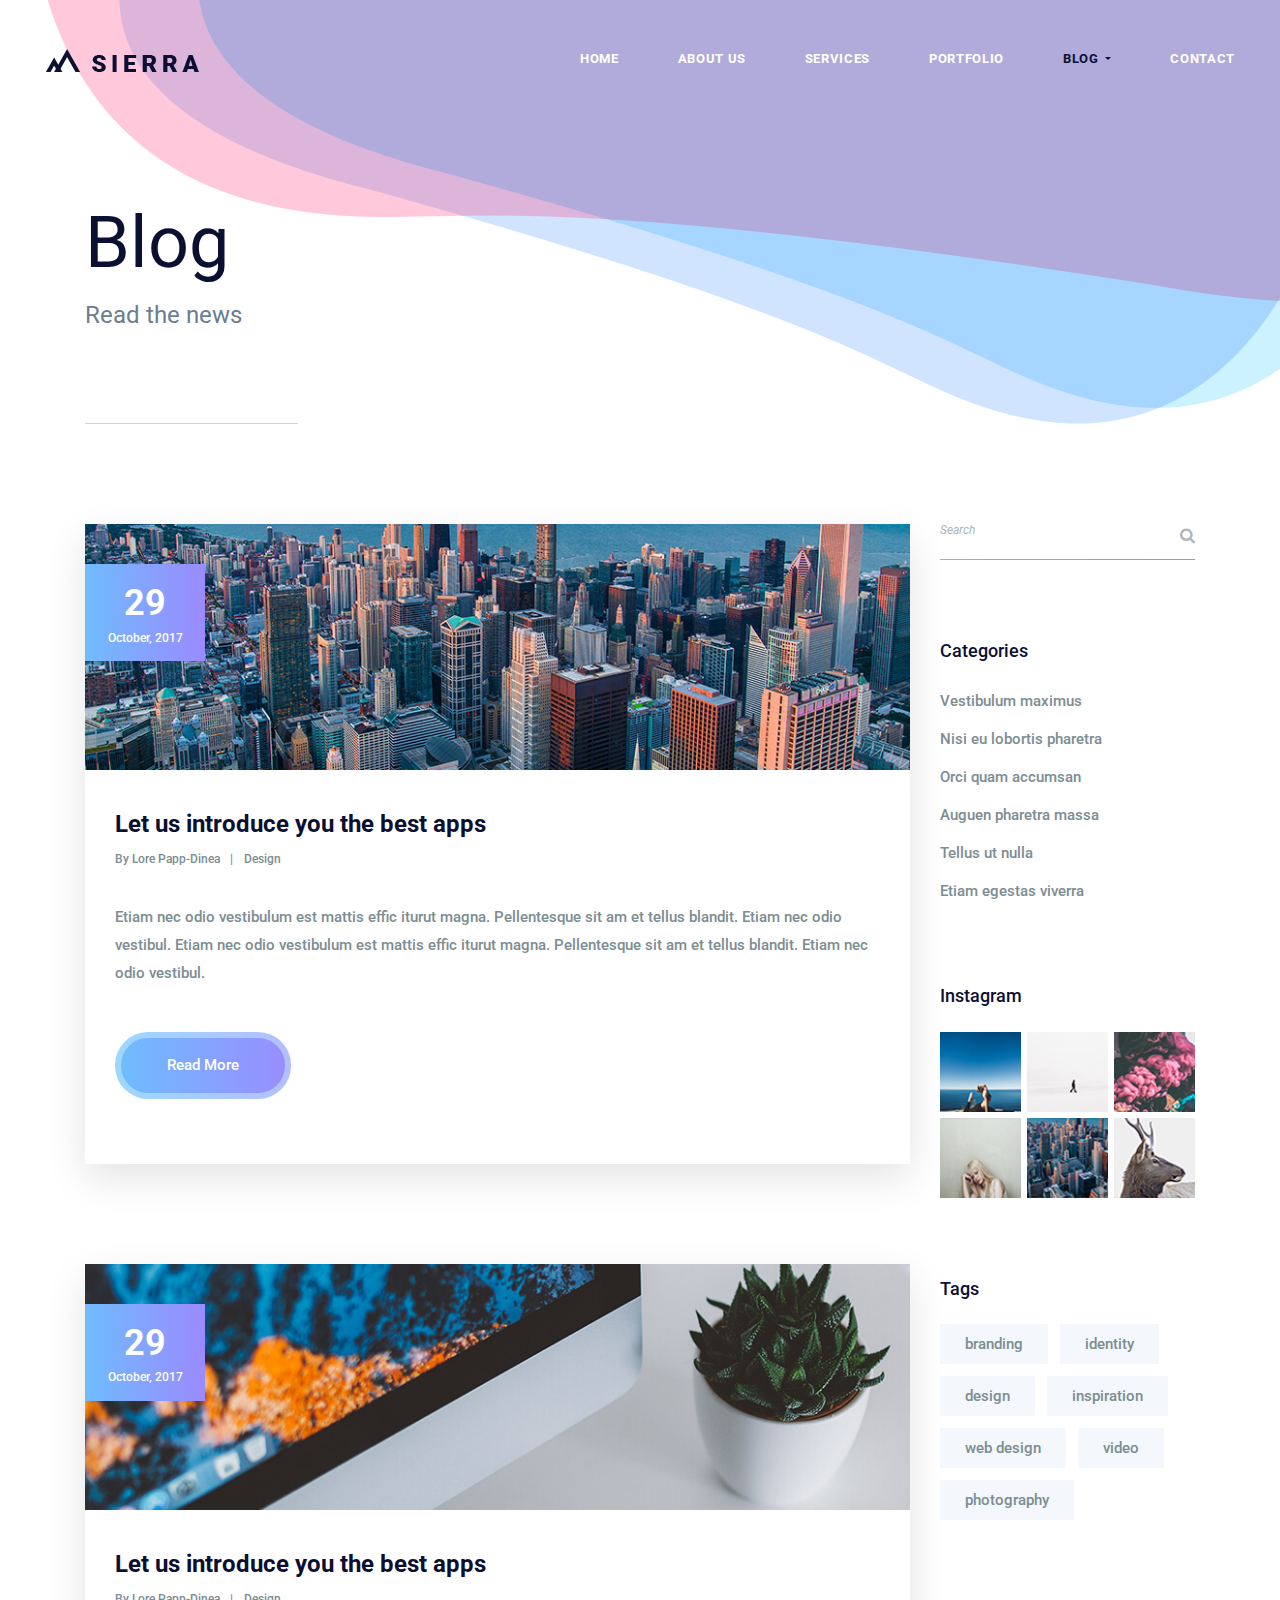
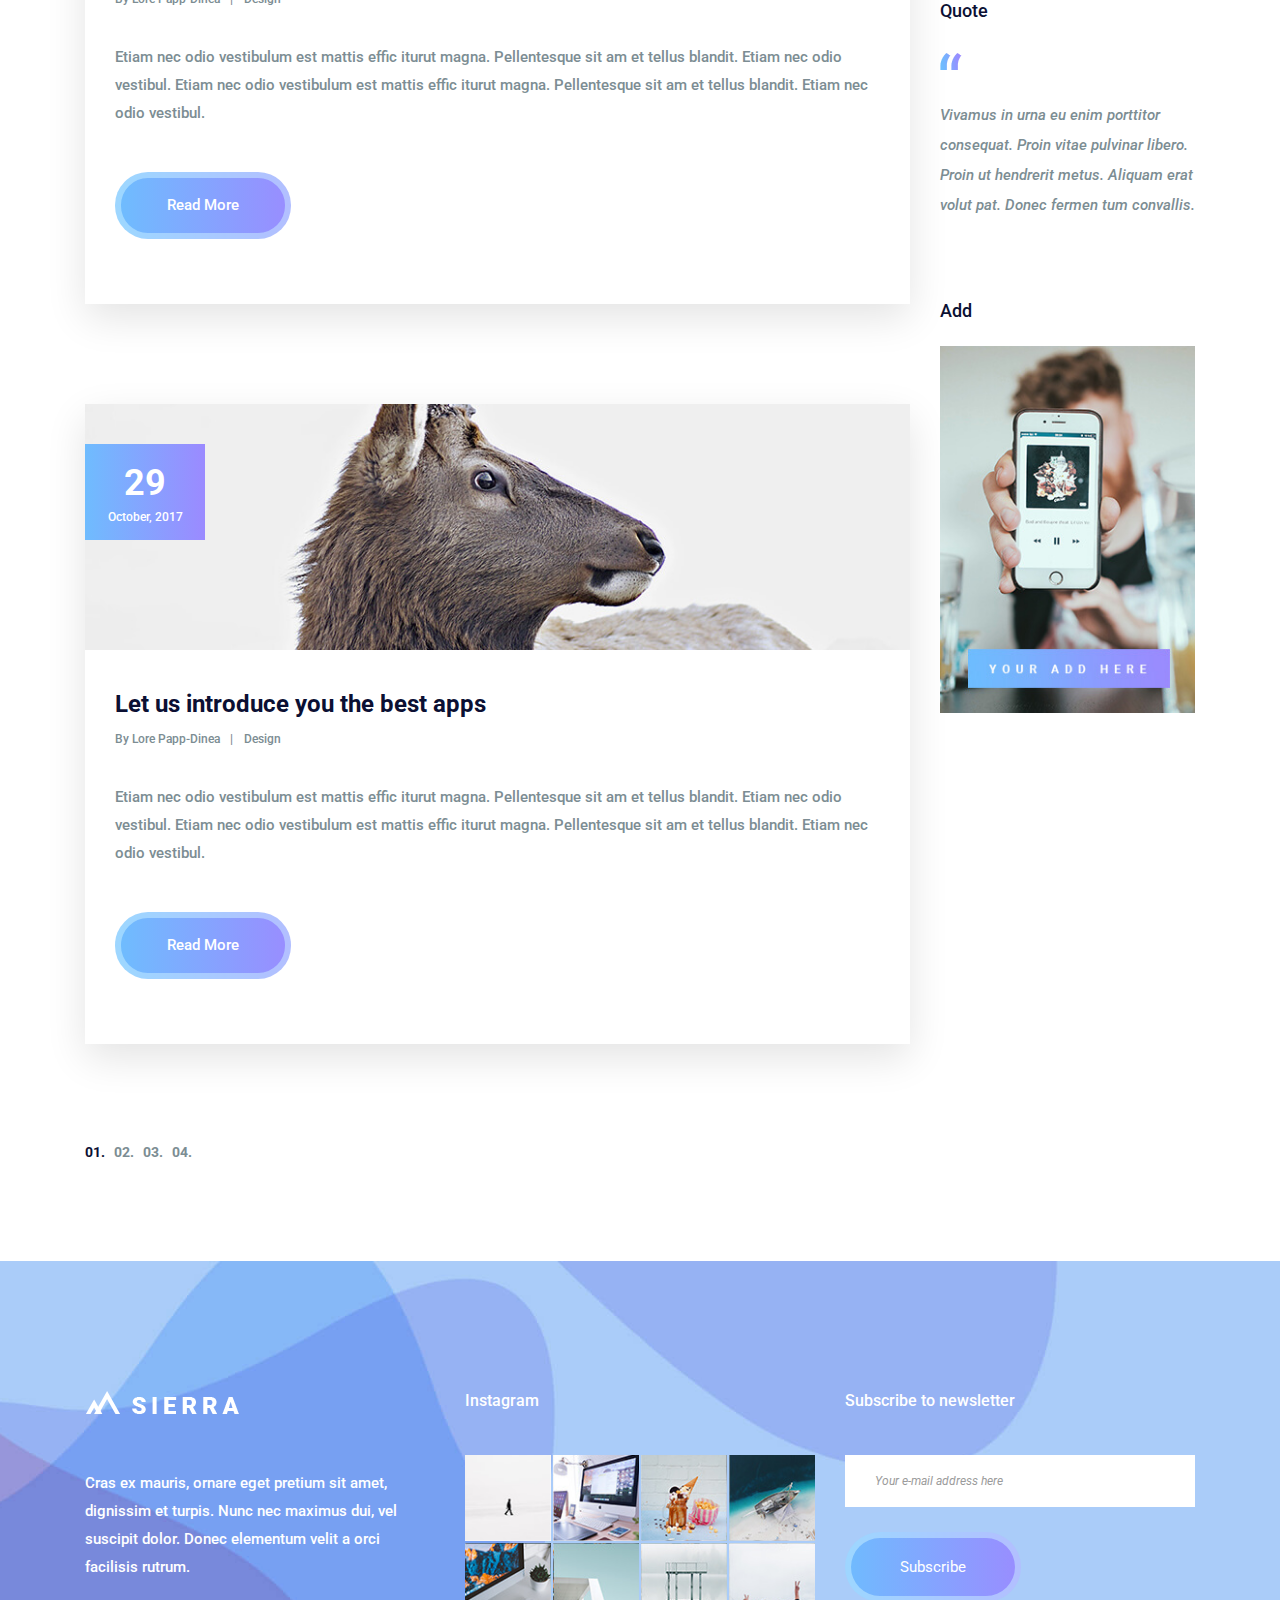
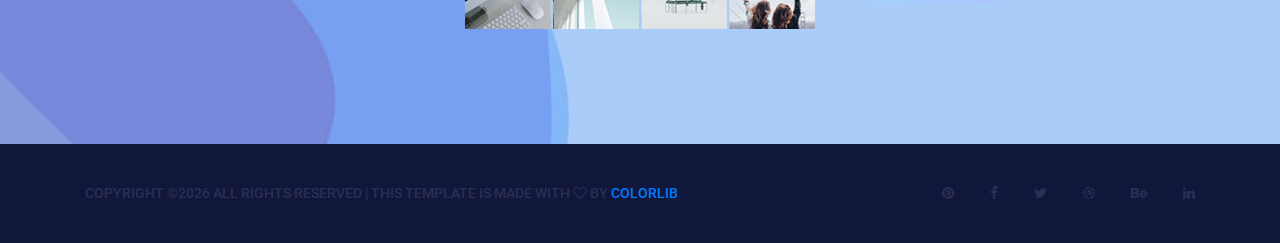
<file: pro/sierra/sierra/blog.html>
<!DOCTYPE html>
<html lang="en">
    <head>
        <meta charset="utf-8">
        <meta http-equiv="X-UA-Compatible" content="IE=edge">
        <meta name="viewport" content="width=device-width, initial-scale=1">
        
        <link rel="icon" href="img/fav-icon.png" type="image/x-icon" />
        <!-- The above 3 meta tags *must* come first in the head; any other head content must come *after* these tags -->
        <title>Sierra</title>

        <!-- Icon css link -->
        <link href="css/font-awesome.min.css" rel="stylesheet">
        <!-- Bootstrap -->
        <link href="css/bootstrap.min.css" rel="stylesheet">
        
        <!-- Rev slider css -->
        <link href="vendors/revolution/css/settings.css" rel="stylesheet">
        <link href="vendors/revolution/css/layers.css" rel="stylesheet">
        <link href="vendors/revolution/css/navigation.css" rel="stylesheet">
        
        <!-- Extra plugin css -->
        <link href="vendors/owl-carousel/owl.carousel.min.css" rel="stylesheet">
        <link href="vendors/magnify-popup/magnific-popup.css" rel="stylesheet">
        
        
        <link href="css/style.css" rel="stylesheet">
        <link href="css/responsive.css" rel="stylesheet">

        <!-- HTML5 shim and Respond.js for IE8 support of HTML5 elements and media queries -->
        <!-- WARNING: Respond.js doesn't work if you view the page via file:// -->
        <!--[if lt IE 9]>
        <script src="https://oss.maxcdn.com/html5shiv/3.7.3/html5shiv.min.js"></script>
        <script src="https://oss.maxcdn.com/respond/1.4.2/respond.min.js"></script>
        <![endif]-->
    </head>
    <body>
        
        <!--================Header Menu Area =================-->
        <header class="main_menu_area">
            <nav class="navbar navbar-expand-lg navbar-light bg-light">
                <a class="navbar-brand" href="#"><img src="img/logo.png" alt=""></a>
                <button class="navbar-toggler" type="button" data-toggle="collapse" data-target="#navbarSupportedContent" aria-controls="navbarSupportedContent" aria-expanded="false" aria-label="Toggle navigation">
                    <span></span>
                    <span></span>
                    <span></span>
                </button>

                <div class="collapse navbar-collapse" id="navbarSupportedContent">
                    <ul class="navbar-nav">
                        <li class="nav-item"><a class="nav-link" href="index.html">Home</a></li>
                        <li class="nav-item"><a class="nav-link" href="about-us.html">About Us</a></li>
                        <li class="nav-item"><a class="nav-link" href="service.html">Services</a></li>
                        <li class="nav-item"><a class="nav-link" href="portfolio.html">Portfolio</a></li>
                        <li class="nav-item dropdown submenu active">
                            <a class="nav-link dropdown-toggle" href="#" id="navbarDropdown" role="button" data-toggle="dropdown" aria-haspopup="true" aria-expanded="false">
                            Blog
                            </a>
                            <ul class="dropdown-menu" aria-labelledby="navbarDropdown">
                                <li class="nav-item"><a class="nav-link" href="blog.html">Blog</a></li>
                                <li class="nav-item"><a class="nav-link" href="single-blog.html">Blog Details</a></li>
                                <li class="nav-item"><a class="nav-link" href="elements.html">Elements</a></li>
                            </ul>
                        </li>
                        <li class="nav-item"><a class="nav-link" href="contact.html">Contact</a></li>
                    </ul>
                </div>
            </nav>
        </header>
        <!--================End Header Menu Area =================-->
        
        <!--================Banner Area =================-->
        <section class="banner_area">
            <div class="container">
                <div class="banner_inner_text">
                    <h2>Blog</h2>
                    <p>Read the news</p>
                </div>
            </div>
        </section>
        <!--================End Banner Area =================-->
        
        <!--================Blog Main Area =================-->
        <section class="blog_main_area p_100">
            <div class="container">
                <div class="row">
                    <div class="col-lg-9">
                        <div class="blog_main_inner">
                            <div class="blog_main_item">
                                <div class="blog_img">
                                    <img class="img-fluid" src="img/blog/blog-1.jpg" alt="">
                                    <div class="blog_date">
                                        <h4>29</h4>
                                        <h5>October, 2017</h5>
                                    </div>
                                </div>
                                <div class="blog_text">
                                    <a href="#"><h4>Let us introduce you the best apps</h4></a>
                                    <div class="blog_author">
                                        <a href="#">By Lore Papp-Dinea</a>
                                        <a href="#">Design</a>
                                    </div>
                                    <p>Etiam nec odio vestibulum est mattis effic iturut magna. Pellentesque sit am et tellus blandit. Etiam nec odio vestibul. Etiam nec odio vestibulum est mattis effic iturut magna. Pellentesque sit am et tellus blandit. Etiam nec odio vestibul. </p>
                                    <a class="more_btn" href="#">Read More</a>
                                </div>
                            </div>
                            <div class="blog_main_item">
                                <div class="blog_img">
                                    <img class="img-fluid" src="img/blog/blog-2.jpg" alt="">
                                    <div class="blog_date">
                                        <h4>29</h4>
                                        <h5>October, 2017</h5>
                                    </div>
                                </div>
                                <div class="blog_text">
                                    <a href="#"><h4>Let us introduce you the best apps</h4></a>
                                    <div class="blog_author">
                                        <a href="#">By Lore Papp-Dinea</a>
                                        <a href="#">Design</a>
                                    </div>
                                    <p>Etiam nec odio vestibulum est mattis effic iturut magna. Pellentesque sit am et tellus blandit. Etiam nec odio vestibul. Etiam nec odio vestibulum est mattis effic iturut magna. Pellentesque sit am et tellus blandit. Etiam nec odio vestibul. </p>
                                    <a class="more_btn" href="#">Read More</a>
                                </div>
                            </div>
                            <div class="blog_main_item">
                                <div class="blog_img">
                                    <img class="img-fluid" src="img/blog/blog-3.jpg" alt="">
                                    <div class="blog_date">
                                        <h4>29</h4>
                                        <h5>October, 2017</h5>
                                    </div>
                                </div>
                                <div class="blog_text">
                                    <a href="#"><h4>Let us introduce you the best apps</h4></a>
                                    <div class="blog_author">
                                        <a href="#">By Lore Papp-Dinea</a>
                                        <a href="#">Design</a>
                                    </div>
                                    <p>Etiam nec odio vestibulum est mattis effic iturut magna. Pellentesque sit am et tellus blandit. Etiam nec odio vestibul. Etiam nec odio vestibulum est mattis effic iturut magna. Pellentesque sit am et tellus blandit. Etiam nec odio vestibul. </p>
                                    <a class="more_btn" href="#">Read More</a>
                                </div>
                            </div>
                        </div>
                    </div>
                    <div class="col-lg-3">
                        <div class="blog_right_sidebar">
                            <aside class="r_widget search_widget">
                                <div class="input-group">
                                    <input type="text" class="form-control" placeholder="Search" aria-label="Search">
                                    <span class="input-group-btn">
                                        <button class="btn btn-secondary" type="button"><i class="fa fa-search"></i></button>
                                    </span>
                                </div>
                            </aside>
                            <aside class="r_widget categories_widget">
                                <div class="r_w_title">
                                    <h3>Categories</h3>
                                </div>
                                <ul>
                                    <li><a href="#">Vestibulum maximus</a></li>
                                    <li><a href="#">Nisi eu lobortis pharetra</a></li>
                                    <li><a href="#">Orci quam accumsan</a></li>
                                    <li><a href="#">Auguen pharetra massa</a></li>
                                    <li><a href="#">Tellus ut nulla</a></li>
                                    <li><a href="#"> Etiam egestas viverra </a></li>
                                </ul>
                            </aside>
                            <aside class="r_widget insta_widget">
                                <div class="r_w_title">
                                    <h3>Instagram</h3>
                                </div>
                                <ul>
                                    <li><a href="https://www.instagram.com/?hl=en">
                                        <img class="img-fluid" src="img/instagram/right-instagram/r-in-1.jpg" alt="">
                                    </a></li>
                                    <li><a href="https://www.instagram.com/?hl=en">
                                        <img class="img-fluid" src="img/instagram/right-instagram/r-in-2.jpg" alt="">
                                    </a></li>
                                    <li><a href="https://www.instagram.com/?hl=en">
                                        <img class="img-fluid" src="img/instagram/right-instagram/r-in-3.jpg" alt="">
                                    </a></li>
                                    <li><a href="https://www.instagram.com/?hl=en">
                                        <img class="img-fluid" src="img/instagram/right-instagram/r-in-4.jpg" alt="">
                                    </a></li>
                                    <li><a href="https://www.instagram.com/?hl=en">
                                        <img class="img-fluid" src="img/instagram/right-instagram/r-in-5.jpg" alt="">
                                    </a></li>
                                    <li><a href="https://www.instagram.com/?hl=en">
                                        <img class="img-fluid" src="img/instagram/right-instagram/r-in-6.jpg" alt="">
                                    </a></li>
                                </ul>
                            </aside>
                            <aside class="r_widget tag_widget">
                                <div class="r_w_title">
                                    <h3>Tags</h3>
                                </div>
                                <ul>
                                    <li><a href="#">branding</a></li>
                                    <li><a href="#">identity</a></li>
                                    <li><a href="#">design</a></li>
                                    <li><a href="#">inspiration</a></li>
                                    <li><a href="#">web design</a></li>
                                    <li><a href="#">video</a></li>
                                    <li><a href="#">photography</a></li>
                                </ul>
                            </aside>
                            <aside class="r_widget quote_widget">
                                <div class="r_w_title">
                                    <h3>Quote</h3>
                                </div>
                                <img src="img/icon/quote-icon.png" alt="">
                                <p>Vivamus in urna eu enim porttitor consequat. Proin vitae pulvinar libero. Proin ut hendrerit metus. Aliquam erat volut pat. Donec fermen tum convallis.</p>
                            </aside>
                            <aside class="r_widget add_widget">
                                <div class="r_w_title">
                                    <h3>Add</h3>
                                </div>
                                <img class="img-fluid" src="img/add.jpg" alt="">
                            </aside>
                        </div>
                    </div>
                </div>
                <nav aria-label="Page navigation example" class="pagination_area">
                    <ul class="pagination">
                        <li class="page-item active"><a class="page-link" href="#">01.</a></li>
                        <li class="page-item"><a class="page-link" href="#">02.</a></li>
                        <li class="page-item"><a class="page-link" href="#">03.</a></li>
                        <li class="page-item"><a class="page-link" href="#">04.</a></li>
                    </ul>
                </nav>
            </div>
        </section>
        <!--================End Blog Main Area =================-->
        
        <!--================Footer Area =================-->
        <footer class="footr_area">
            <div class="footer_widget_area">
                <div class="container">
                    <div class="row footer_widget_inner">
                        <div class="col-lg-4 col-sm-6">
                            <aside class="f_widget f_about_widget">
                                <img src="img/footer-logo.png" alt="">
                                <p>Cras ex mauris, ornare eget pretium sit amet, dignissim et turpis. Nunc nec maximus dui, vel suscipit dolor. Donec elementum velit a orci facilisis rutrum.</p>
                            </aside>
                        </div>
                        <div class="col-lg-4 col-sm-6">
                            <aside class="f_widget f_insta_widget">
                                <div class="f_title">
                                    <h3>Instagram</h3>
                                </div>
                                <ul>
                                    <li><a href="#"><img src="img/instagram/ins-1.jpg" alt=""></a></li>
                                    <li><a href="#"><img src="img/instagram/ins-2.jpg" alt=""></a></li>
                                    <li><a href="#"><img src="img/instagram/ins-3.jpg" alt=""></a></li>
                                    <li><a href="#"><img src="img/instagram/ins-4.jpg" alt=""></a></li>
                                    <li><a href="#"><img src="img/instagram/ins-5.jpg" alt=""></a></li>
                                    <li><a href="#"><img src="img/instagram/ins-6.jpg" alt=""></a></li>
                                    <li><a href="#"><img src="img/instagram/ins-7.jpg" alt=""></a></li>
                                    <li><a href="#"><img src="img/instagram/ins-8.jpg" alt=""></a></li>
                                </ul>
                            </aside>
                        </div>
                        <div class="col-lg-4 col-sm-6">
                            <aside class="f_widget f_subs_widget">
                                <div class="f_title">
                                    <h3>Subscribe to newsletter</h3>
                                </div>
                                <div class="input-group">
                                    <input type="text" class="form-control" placeholder="Your e-mail address here" aria-label="Your e-mail address here">
                                    <span class="input-group-btn">
                                        <button class="btn btn-secondary submit_btn" type="button">Subscribe</button>
                                    </span>
                                </div>
                            </aside>
                        </div>
                    </div>
                </div>
            </div>
            <div class="footer_copyright">
                <div class="container">
                    <div class="float-sm-left">
                        <h5><!-- Link back to Colorlib can't be removed. Template is licensed under CC BY 3.0. -->
Copyright &copy;<script>document.write(new Date().getFullYear());</script> All rights reserved | This template is made with <i class="fa fa-heart-o" aria-hidden="true"></i> by <a href="https://colorlib.com" target="_blank">Colorlib</a>
<!-- Link back to Colorlib can't be removed. Template is licensed under CC BY 3.0. --></h5>
                    </div>
                    <div class="float-sm-right">
                        <ul>
                            <li><a href="#"><i class="fa fa-pinterest"></i></a></li>
                            <li><a href="#"><i class="fa fa-facebook"></i></a></li>
                            <li><a href="#"><i class="fa fa-twitter"></i></a></li>
                            <li><a href="#"><i class="fa fa-dribbble"></i></a></li>
                            <li><a href="#"><i class="fa fa-behance"></i></a></li>
                            <li><a href="#"><i class="fa fa-linkedin"></i></a></li>
                        </ul>
                    </div>
                </div>
            </div>
        </footer>
        <!--================End Footer Area =================-->
        
        
        
        
        <!-- jQuery (necessary for Bootstrap's JavaScript plugins) -->
        <script src="js/jquery-3.2.1.min.js"></script>
        <!-- Include all compiled plugins (below), or include individual files as needed -->
        <script src="js/popper.min.js"></script>
        <script src="js/bootstrap.min.js"></script>
        <!-- Rev slider js -->
        <script src="vendors/revolution/js/jquery.themepunch.tools.min.js"></script>
        <script src="vendors/revolution/js/jquery.themepunch.revolution.min.js"></script>
        <script src="vendors/revolution/js/extensions/revolution.extension.actions.min.js"></script>
        <script src="vendors/revolution/js/extensions/revolution.extension.video.min.js"></script>
        <script src="vendors/revolution/js/extensions/revolution.extension.slideanims.min.js"></script>
        <script src="vendors/revolution/js/extensions/revolution.extension.layeranimation.min.js"></script>
        <script src="vendors/revolution/js/extensions/revolution.extension.navigation.min.js"></script>
        <script src="vendors/revolution/js/extensions/revolution.extension.slideanims.min.js"></script>
        <!-- Extra plugin css -->
        <script src="vendors/counterup/jquery.waypoints.min.js"></script>
        <script src="vendors/counterup/jquery.counterup.min.js"></script> 
        <script src="vendors/counterup/apear.js"></script>
        <script src="vendors/counterup/countto.js"></script>
        <script src="vendors/owl-carousel/owl.carousel.min.js"></script>
        <script src="vendors/magnify-popup/jquery.magnific-popup.min.js"></script>
        <script src="js/smoothscroll.js"></script>
        <script src="vendors/circle-bar/circle-progress.min.js"></script>
        <script src="vendors/circle-bar/plugins.js"></script>
        <script src="vendors/isotope/imagesloaded.pkgd.min.js"></script>
        <script src="vendors/isotope/isotope.pkgd.min.js"></script>
        
        <script src="js/circle-active.js"></script>
        <script src="js/theme.js"></script>
    </body>
</html>
</file>
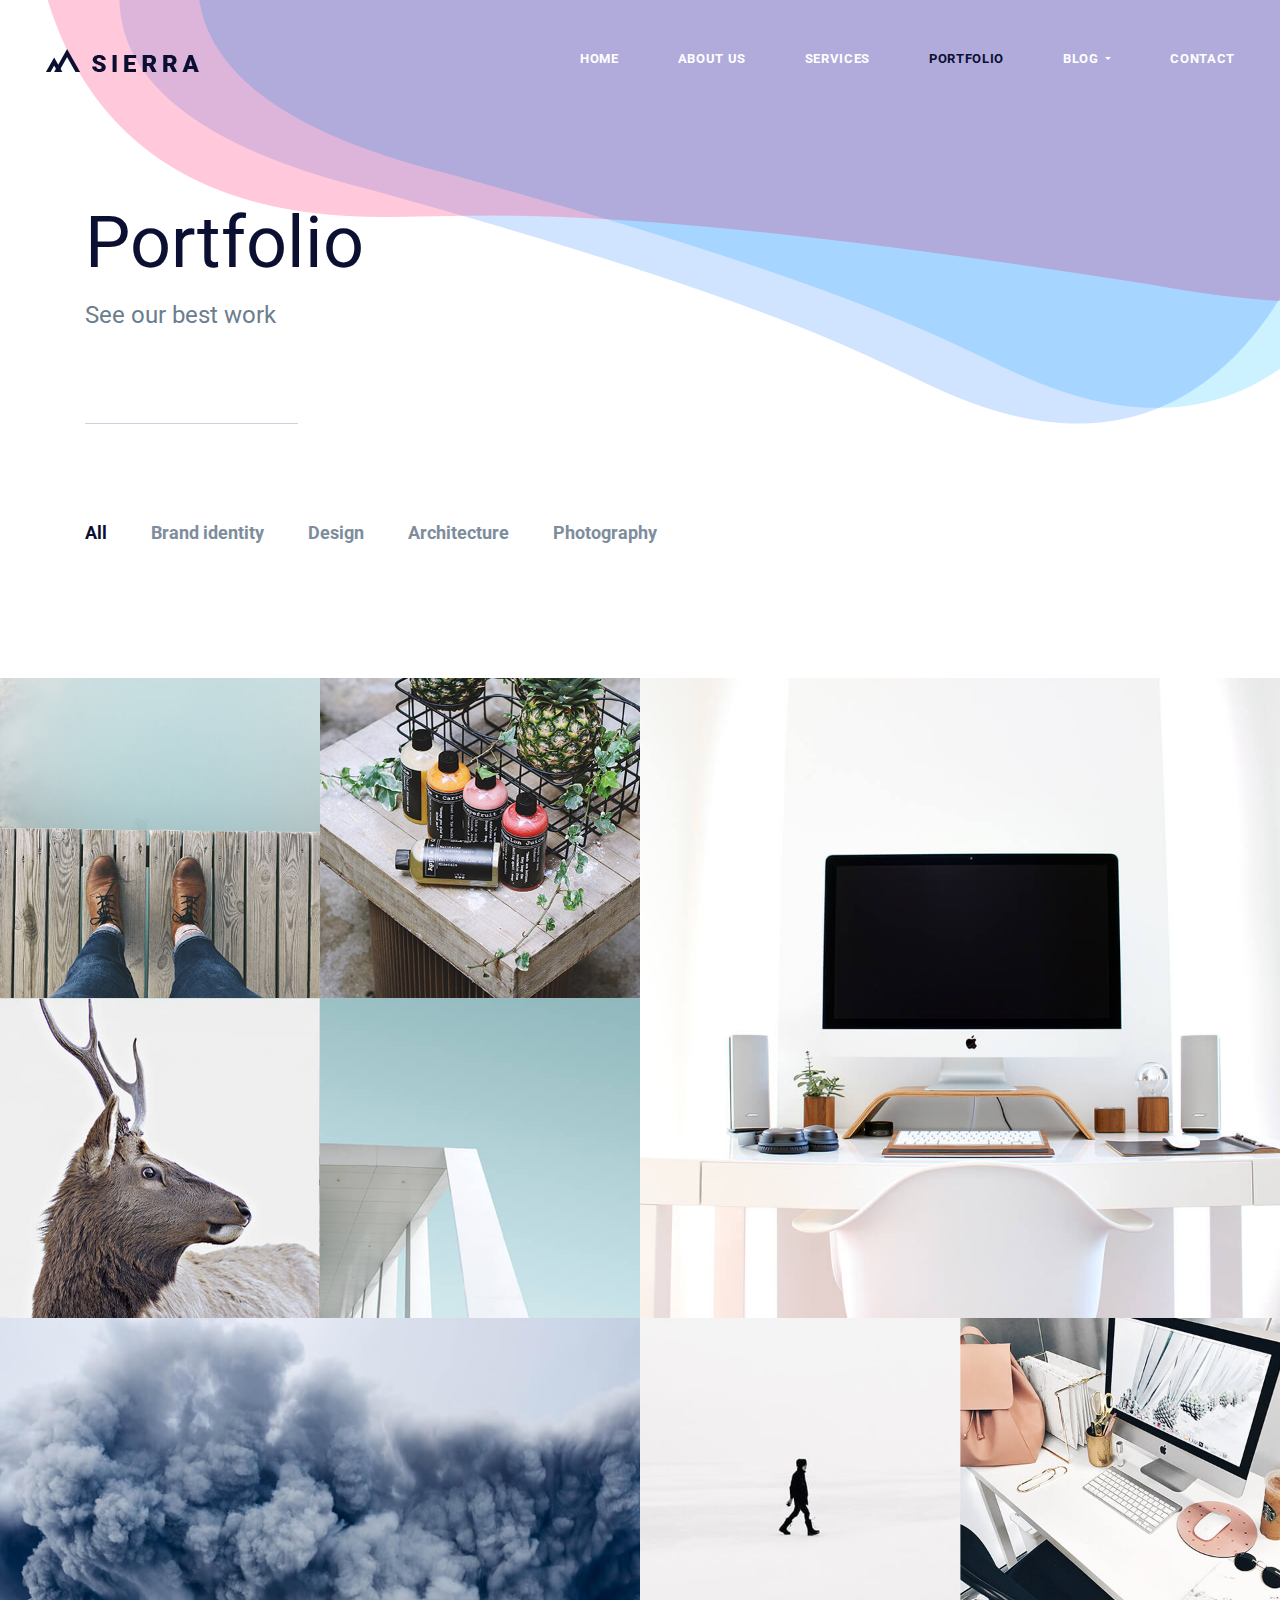
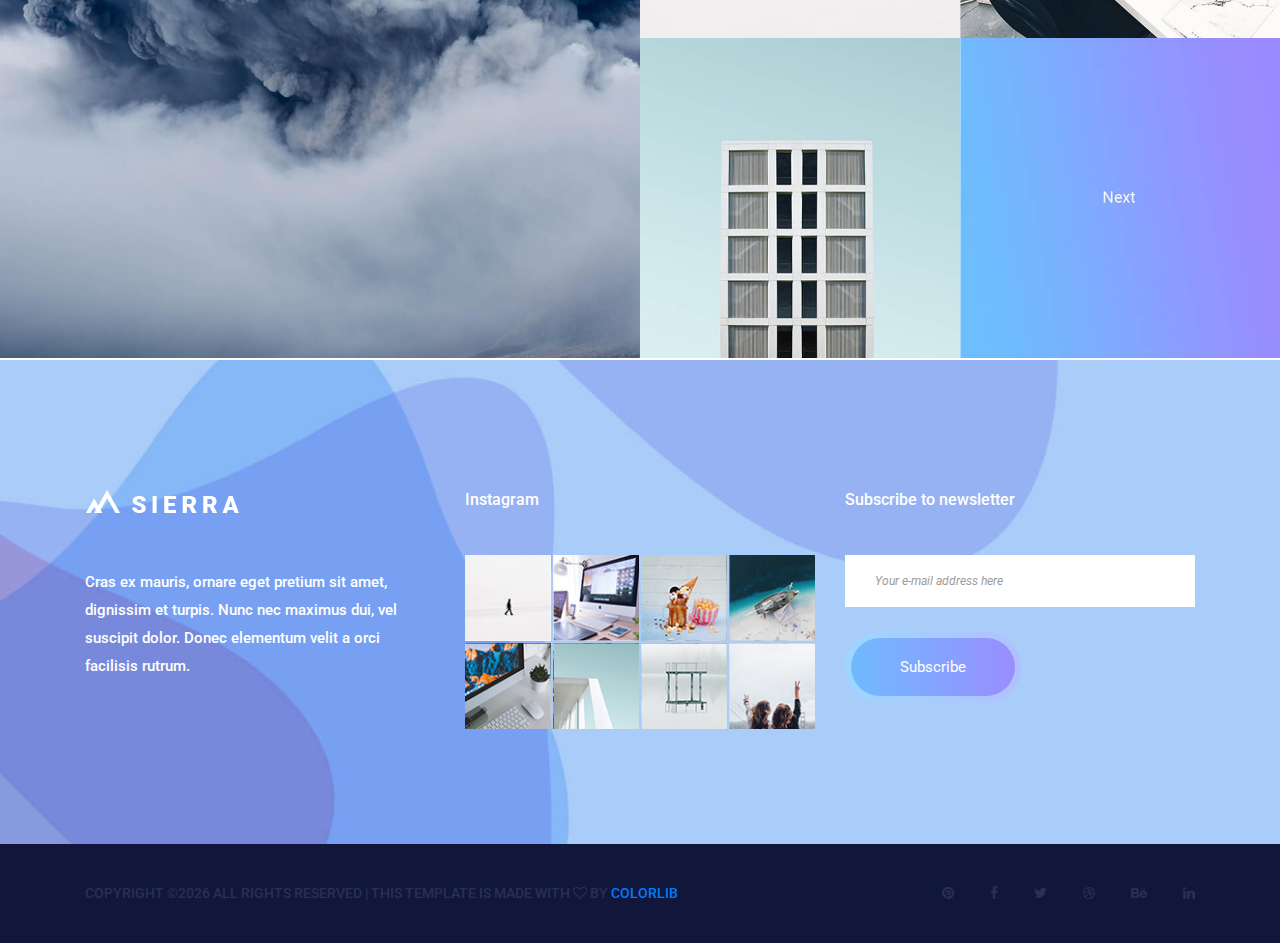
<file: pro/sierra/sierra/portfolio.html>
<!DOCTYPE html>
<html lang="en">
    <head>
        <meta charset="utf-8">
        <meta http-equiv="X-UA-Compatible" content="IE=edge">
        <meta name="viewport" content="width=device-width, initial-scale=1">
        
        <link rel="icon" href="img/fav-icon.png" type="image/x-icon" />
        <!-- The above 3 meta tags *must* come first in the head; any other head content must come *after* these tags -->
        <title>Sierra</title>

        <!-- Icon css link -->
        <link href="css/font-awesome.min.css" rel="stylesheet">
        <!-- Bootstrap -->
        <link href="css/bootstrap.min.css" rel="stylesheet">
        
        <!-- Rev slider css -->
        <link href="vendors/revolution/css/settings.css" rel="stylesheet">
        <link href="vendors/revolution/css/layers.css" rel="stylesheet">
        <link href="vendors/revolution/css/navigation.css" rel="stylesheet">
        
        <!-- Extra plugin css -->
        <link href="vendors/owl-carousel/owl.carousel.min.css" rel="stylesheet">
        <link href="vendors/magnify-popup/magnific-popup.css" rel="stylesheet">
        
        
        <link href="css/style.css" rel="stylesheet">
        <link href="css/responsive.css" rel="stylesheet">

        <!-- HTML5 shim and Respond.js for IE8 support of HTML5 elements and media queries -->
        <!-- WARNING: Respond.js doesn't work if you view the page via file:// -->
        <!--[if lt IE 9]>
        <script src="https://oss.maxcdn.com/html5shiv/3.7.3/html5shiv.min.js"></script>
        <script src="https://oss.maxcdn.com/respond/1.4.2/respond.min.js"></script>
        <![endif]-->
    </head>
    <body>
        
        <!--================Header Menu Area =================-->
        <header class="main_menu_area">
            <nav class="navbar navbar-expand-lg navbar-light bg-light">
                <a class="navbar-brand" href="#"><img src="img/logo.png" alt=""></a>
                <button class="navbar-toggler" type="button" data-toggle="collapse" data-target="#navbarSupportedContent" aria-controls="navbarSupportedContent" aria-expanded="false" aria-label="Toggle navigation">
                    <span></span>
                    <span></span>
                    <span></span>
                </button>

                <div class="collapse navbar-collapse" id="navbarSupportedContent">
                    <ul class="navbar-nav">
                        <li class="nav-item"><a class="nav-link" href="index.html">Home</a></li>
                        <li class="nav-item"><a class="nav-link" href="about-us.html">About Us</a></li>
                        <li class="nav-item"><a class="nav-link" href="service.html">Services</a></li>
                        <li class="nav-item active"><a class="nav-link" href="portfolio.html">Portfolio</a></li>
                        <li class="nav-item dropdown submenu">
                            <a class="nav-link dropdown-toggle" href="#" id="navbarDropdown" role="button" data-toggle="dropdown" aria-haspopup="true" aria-expanded="false">
                            Blog
                            </a>
                            <ul class="dropdown-menu" aria-labelledby="navbarDropdown">
                                <li class="nav-item"><a class="nav-link" href="blog.html">Blog</a></li>
                                <li class="nav-item"><a class="nav-link" href="single-blog.html">Blog Details</a></li>
                                <li class="nav-item"><a class="nav-link" href="elements.html">Elements</a></li>
                            </ul>
                        </li>
                        <li class="nav-item"><a class="nav-link" href="contact.html">Contact</a></li>
                    </ul>
                </div>
            </nav>
        </header>
        <!--================End Header Menu Area =================-->
        
        <!--================Banner Area =================-->
        <section class="banner_area">
            <div class="container">
                <div class="banner_inner_text">
                    <h2>Portfolio</h2>
                    <p>See our best work</p>
                </div>
            </div>
        </section>
        <!--================End Banner Area =================-->
        
        <!--================Portfolio Area =================-->
        <section class="portfolio_area">
            <div class="container">
                <div class="portfolio_filter">
                    <ul>
                        <li class="active" data-filter="*"><a href="#">All</a></li>
                        <li data-filter=".brand"><a href="#">Brand identity</a></li>
                        <li data-filter=".design"><a href="#">Design</a></li>
                        <li data-filter=".arc"><a href="#">Architecture</a></li>
                        <li data-filter=".photo"><a href="#">Photography</a></li>
                    </ul>
                </div>
            </div>
            <div class="ms_portfolio_inner">
                <div class="ms_p_item wd_25 brand arc photo">
                    <img src="img/portfolio/ms-portfolio/ms-p-1.jpg" alt="">
                </div>
                <div class="ms_p_item wd_25 brand arc photo">
                    <img src="img/portfolio/ms-portfolio/ms-p-2.jpg" alt="">
                </div>
                <div class="ms_p_item wd_50 brand">
                    <img src="img/portfolio/ms-portfolio/ms-p-3.jpg" alt="">
                </div>
                <div class="ms_p_item wd_25 brand arc photo">
                    <img src="img/portfolio/ms-portfolio/ms-p-4.jpg" alt="">
                </div>
                <div class="ms_p_item wd_25 brand arc photo">
                    <img src="img/portfolio/ms-portfolio/ms-p-5.jpg" alt="">
                </div>
                <div class="ms_p_item wd_50">
                    <img src="img/portfolio/ms-portfolio/ms-p-6.jpg" alt="">
                </div>
                <div class="ms_p_item wd_25 design arc">
                    <img src="img/portfolio/ms-portfolio/ms-p-7.jpg" alt="">
                </div>
                <div class="ms_p_item wd_25 design arc">
                    <img src="img/portfolio/ms-portfolio/ms-p-8.jpg" alt="">
                </div>
                <div class="ms_p_item wd_25 design arc">
                    <img src="img/portfolio/ms-portfolio/ms-p-9.jpg" alt="">
                </div>
                <div class="ms_p_item wd_25 design arc">
                    <img src="img/portfolio/ms-portfolio/ms-p-10.jpg" alt="">
                </div>
            </div>
        </section>
        <!--================End Portfolio Area =================-->
        
        <!--================Footer Area =================-->
        <footer class="footr_area">
            <div class="footer_widget_area">
                <div class="container">
                    <div class="row footer_widget_inner">
                        <div class="col-lg-4 col-sm-6">
                            <aside class="f_widget f_about_widget">
                                <img src="img/footer-logo.png" alt="">
                                <p>Cras ex mauris, ornare eget pretium sit amet, dignissim et turpis. Nunc nec maximus dui, vel suscipit dolor. Donec elementum velit a orci facilisis rutrum.</p>
                            </aside>
                        </div>
                        <div class="col-lg-4 col-sm-6">
                            <aside class="f_widget f_insta_widget">
                                <div class="f_title">
                                    <h3>Instagram</h3>
                                </div>
                                <ul>
                                    <li><a href="#"><img src="img/instagram/ins-1.jpg" alt=""></a></li>
                                    <li><a href="#"><img src="img/instagram/ins-2.jpg" alt=""></a></li>
                                    <li><a href="#"><img src="img/instagram/ins-3.jpg" alt=""></a></li>
                                    <li><a href="#"><img src="img/instagram/ins-4.jpg" alt=""></a></li>
                                    <li><a href="#"><img src="img/instagram/ins-5.jpg" alt=""></a></li>
                                    <li><a href="#"><img src="img/instagram/ins-6.jpg" alt=""></a></li>
                                    <li><a href="#"><img src="img/instagram/ins-7.jpg" alt=""></a></li>
                                    <li><a href="#"><img src="img/instagram/ins-8.jpg" alt=""></a></li>
                                </ul>
                            </aside>
                        </div>
                        <div class="col-lg-4 col-sm-6">
                            <aside class="f_widget f_subs_widget">
                                <div class="f_title">
                                    <h3>Subscribe to newsletter</h3>
                                </div>
                                <div class="input-group">
                                    <input type="text" class="form-control" placeholder="Your e-mail address here" aria-label="Your e-mail address here">
                                    <span class="input-group-btn">
                                        <button class="btn btn-secondary submit_btn" type="button">Subscribe</button>
                                    </span>
                                </div>
                            </aside>
                        </div>
                    </div>
                </div>
            </div>
            <div class="footer_copyright">
                <div class="container">
                    <div class="float-sm-left">
                        <h5><!-- Link back to Colorlib can't be removed. Template is licensed under CC BY 3.0. -->
Copyright &copy;<script>document.write(new Date().getFullYear());</script> All rights reserved | This template is made with <i class="fa fa-heart-o" aria-hidden="true"></i> by <a href="https://colorlib.com" target="_blank">Colorlib</a>
<!-- Link back to Colorlib can't be removed. Template is licensed under CC BY 3.0. --></h5>
                    </div>
                    <div class="float-sm-right">
                        <ul>
                            <li><a href="#"><i class="fa fa-pinterest"></i></a></li>
                            <li><a href="#"><i class="fa fa-facebook"></i></a></li>
                            <li><a href="#"><i class="fa fa-twitter"></i></a></li>
                            <li><a href="#"><i class="fa fa-dribbble"></i></a></li>
                            <li><a href="#"><i class="fa fa-behance"></i></a></li>
                            <li><a href="#"><i class="fa fa-linkedin"></i></a></li>
                        </ul>
                    </div>
                </div>
            </div>
        </footer>
        <!--================End Footer Area =================-->
        
        
        
        
        <!-- jQuery (necessary for Bootstrap's JavaScript plugins) -->
        <script src="js/jquery-3.2.1.min.js"></script>
        <!-- Include all compiled plugins (below), or include individual files as needed -->
        <script src="js/popper.min.js"></script>
        <script src="js/bootstrap.min.js"></script>
        <!-- Rev slider js -->
        <script src="vendors/revolution/js/jquery.themepunch.tools.min.js"></script>
        <script src="vendors/revolution/js/jquery.themepunch.revolution.min.js"></script>
        <script src="vendors/revolution/js/extensions/revolution.extension.actions.min.js"></script>
        <script src="vendors/revolution/js/extensions/revolution.extension.video.min.js"></script>
        <script src="vendors/revolution/js/extensions/revolution.extension.slideanims.min.js"></script>
        <script src="vendors/revolution/js/extensions/revolution.extension.layeranimation.min.js"></script>
        <script src="vendors/revolution/js/extensions/revolution.extension.navigation.min.js"></script>
        <script src="vendors/revolution/js/extensions/revolution.extension.slideanims.min.js"></script>
        <!-- Extra plugin css -->
        <script src="vendors/counterup/jquery.waypoints.min.js"></script>
        <script src="vendors/counterup/jquery.counterup.min.js"></script> 
        <script src="vendors/counterup/apear.js"></script>
        <script src="vendors/counterup/countto.js"></script>
        <script src="vendors/owl-carousel/owl.carousel.min.js"></script>
        <script src="vendors/magnify-popup/jquery.magnific-popup.min.js"></script>
        <script src="js/smoothscroll.js"></script>
        <script src="vendors/circle-bar/circle-progress.min.js"></script>
        <script src="vendors/circle-bar/plugins.js"></script>
        <script src="vendors/isotope/imagesloaded.pkgd.min.js"></script>
        <script src="vendors/isotope/isotope.pkgd.min.js"></script>
        
        <script src="js/circle-active.js"></script>
        <script src="js/theme.js"></script>
    </body>
</html>
</file>
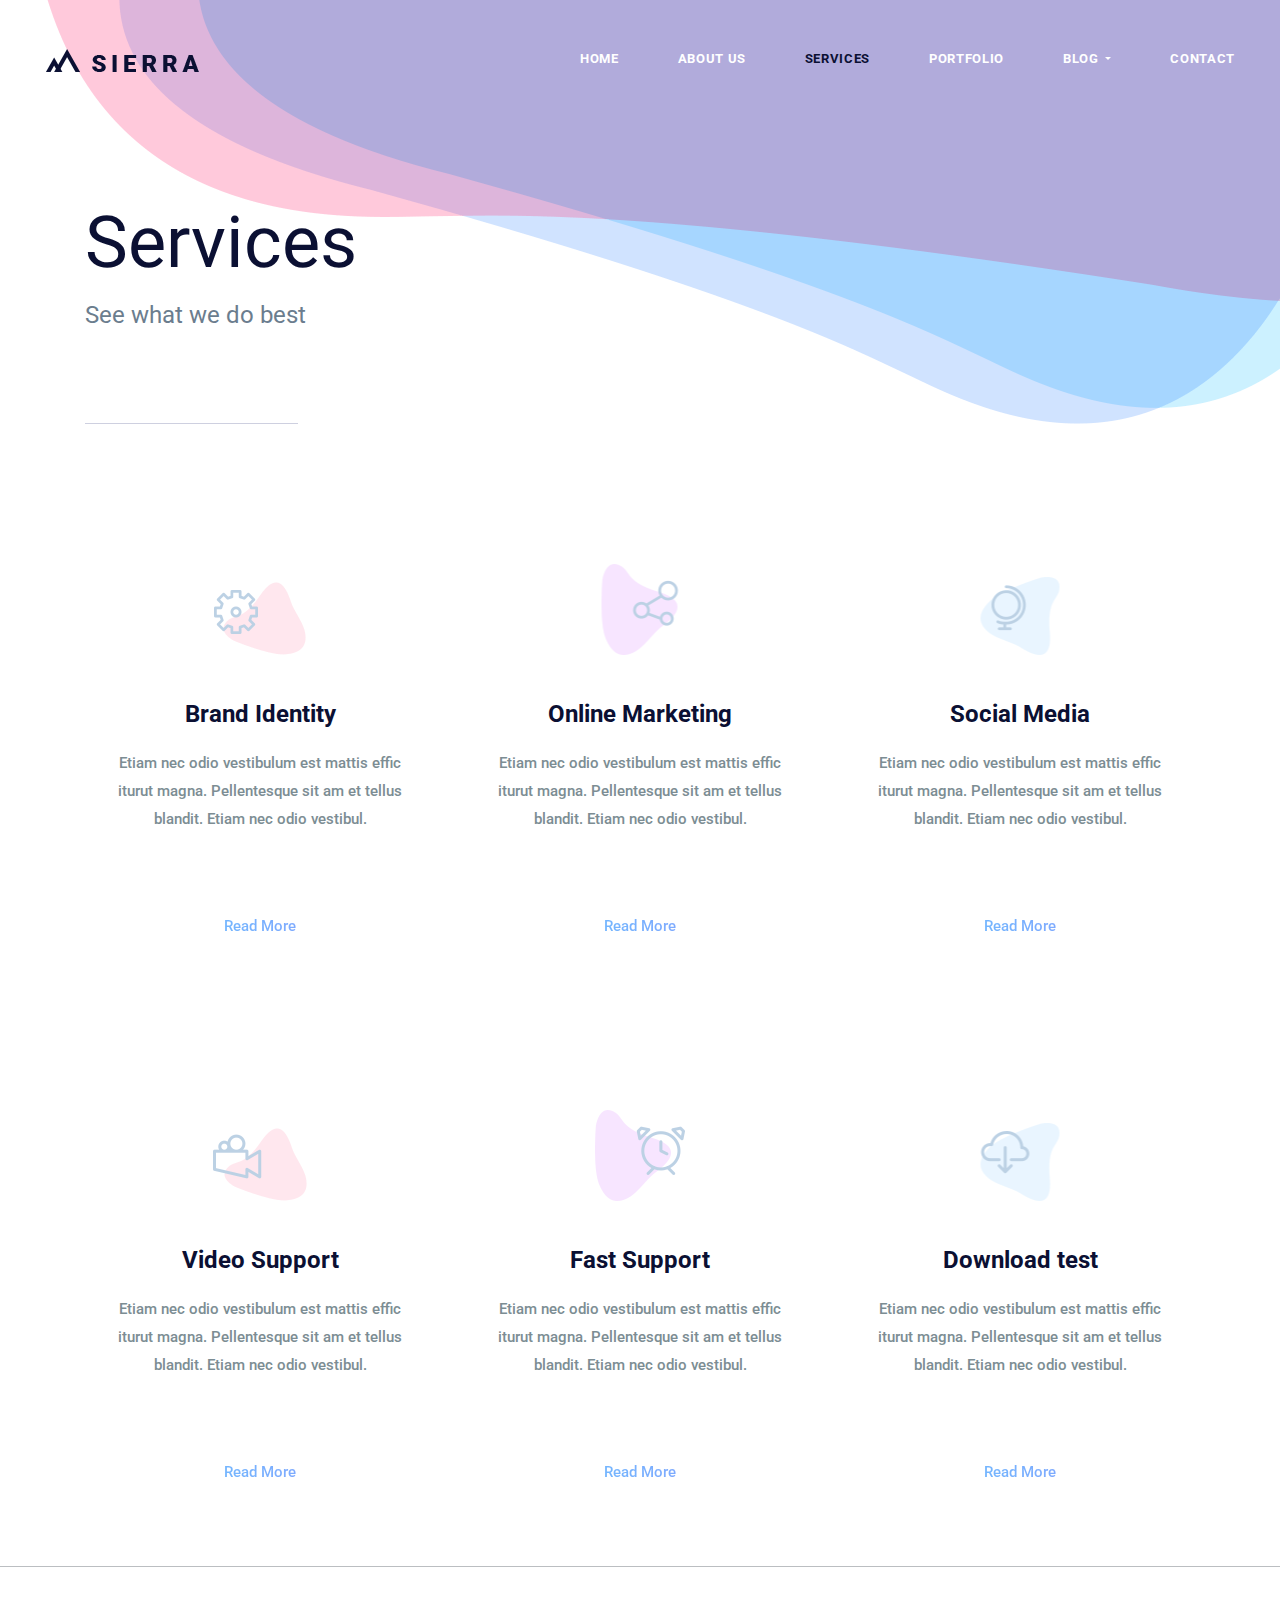
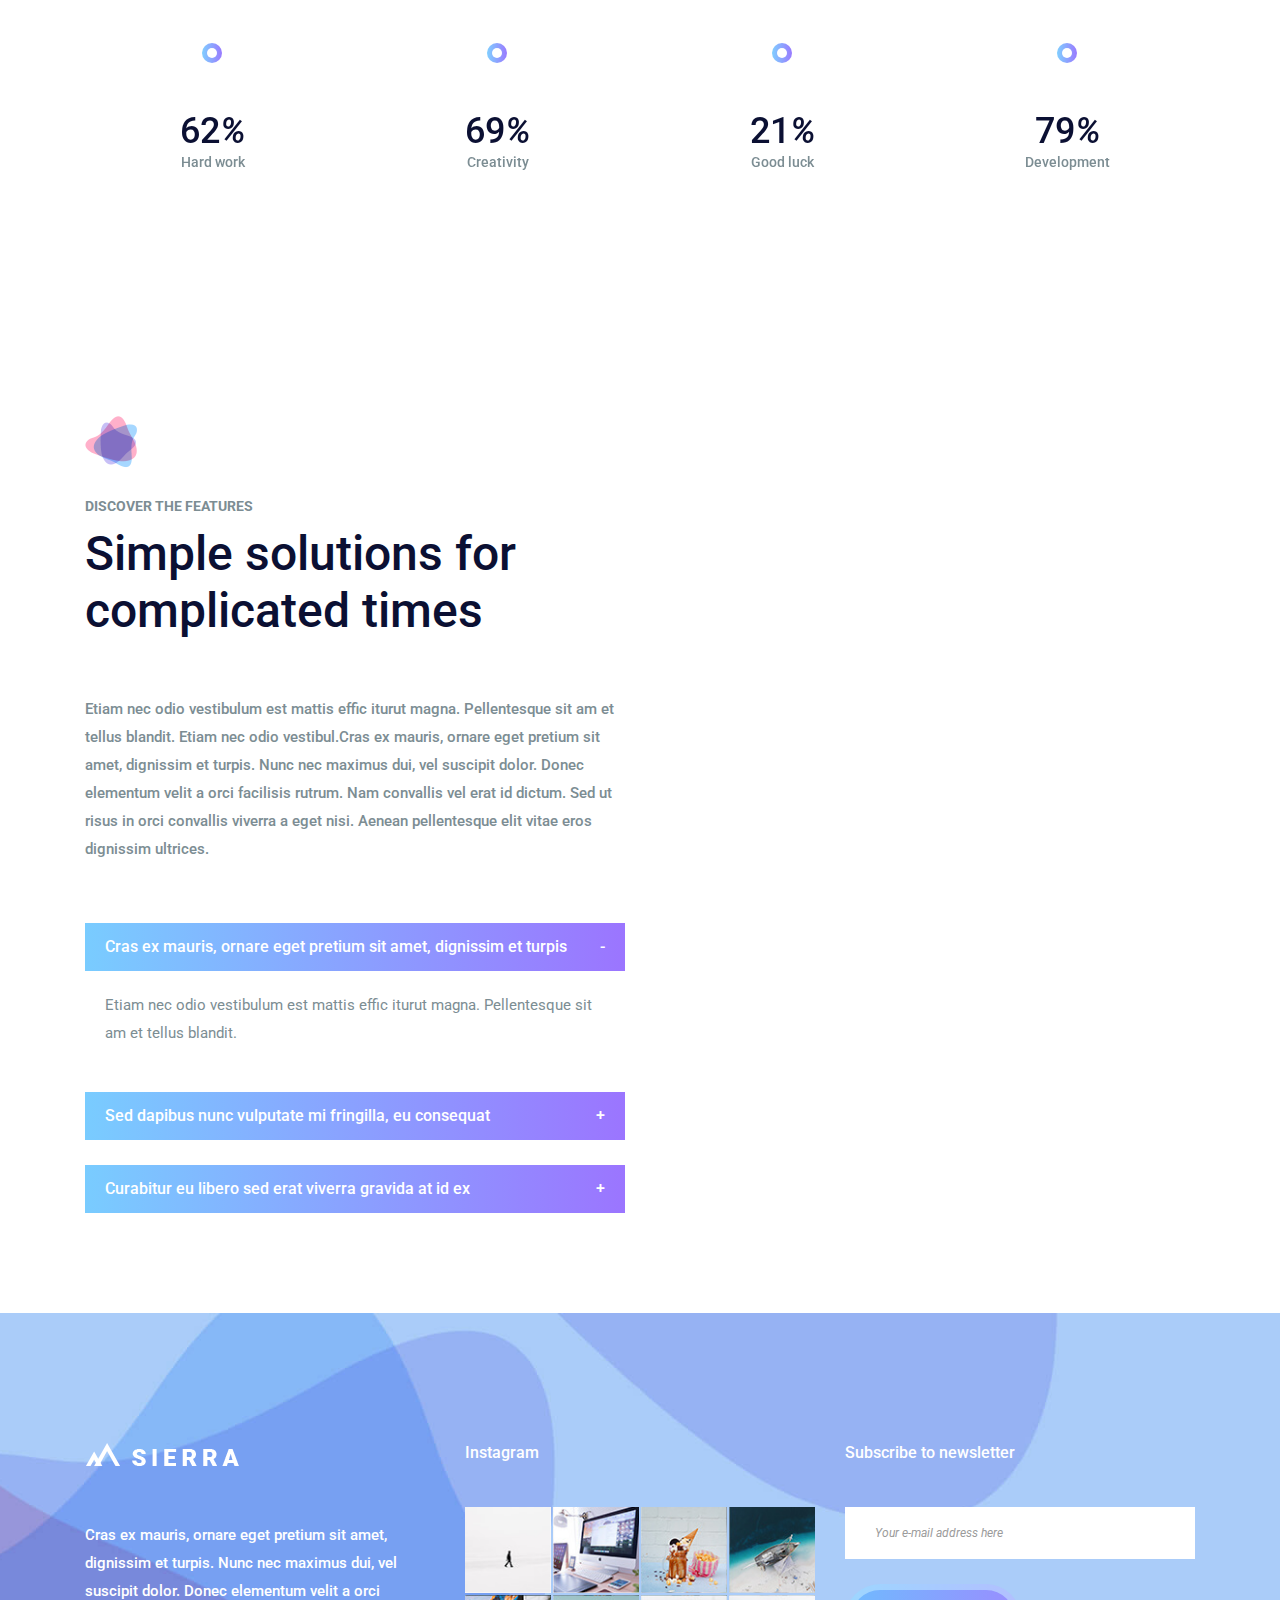
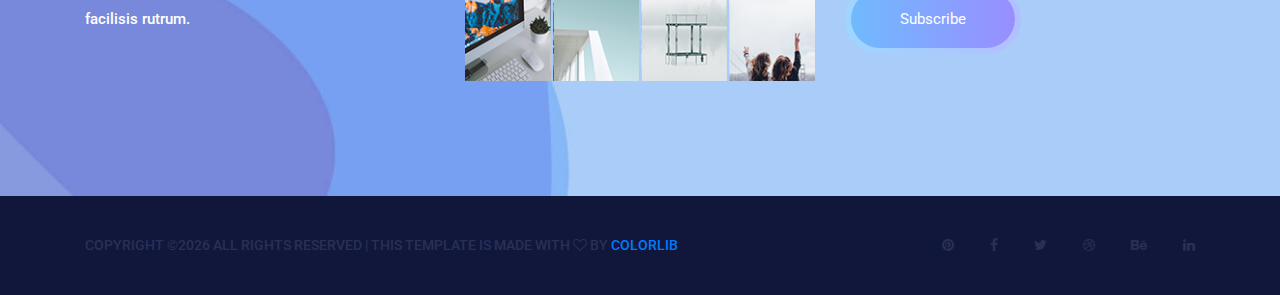
<file: pro/sierra/sierra/service.html>
<!DOCTYPE html>
<html lang="en">
    <head>
        <meta charset="utf-8">
        <meta http-equiv="X-UA-Compatible" content="IE=edge">
        <meta name="viewport" content="width=device-width, initial-scale=1">
        
        <link rel="icon" href="img/fav-icon.png" type="image/x-icon" />
        <!-- The above 3 meta tags *must* come first in the head; any other head content must come *after* these tags -->
        <title>Sierra</title>

        <!-- Icon css link -->
        <link href="css/font-awesome.min.css" rel="stylesheet">
        <!-- Bootstrap -->
        <link href="css/bootstrap.min.css" rel="stylesheet">
        
        <!-- Rev slider css -->
        <link href="vendors/revolution/css/settings.css" rel="stylesheet">
        <link href="vendors/revolution/css/layers.css" rel="stylesheet">
        <link href="vendors/revolution/css/navigation.css" rel="stylesheet">
        
        <!-- Extra plugin css -->
        <link href="vendors/owl-carousel/owl.carousel.min.css" rel="stylesheet">
        <link href="vendors/magnify-popup/magnific-popup.css" rel="stylesheet">
        
        
        <link href="css/style.css" rel="stylesheet">
        <link href="css/responsive.css" rel="stylesheet">

        <!-- HTML5 shim and Respond.js for IE8 support of HTML5 elements and media queries -->
        <!-- WARNING: Respond.js doesn't work if you view the page via file:// -->
        <!--[if lt IE 9]>
        <script src="https://oss.maxcdn.com/html5shiv/3.7.3/html5shiv.min.js"></script>
        <script src="https://oss.maxcdn.com/respond/1.4.2/respond.min.js"></script>
        <![endif]-->
    </head>
    <body>
        
        <!--================Header Menu Area =================-->
        <header class="main_menu_area">
            <nav class="navbar navbar-expand-lg navbar-light bg-light">
                <a class="navbar-brand" href="index.html"><img src="img/logo.png" alt=""></a>
                <button class="navbar-toggler" type="button" data-toggle="collapse" data-target="#navbarSupportedContent" aria-controls="navbarSupportedContent" aria-expanded="false" aria-label="Toggle navigation">
                    <span></span>
                    <span></span>
                    <span></span>
                </button>

                <div class="collapse navbar-collapse" id="navbarSupportedContent">
                    <ul class="navbar-nav">
                        <li class="nav-item"><a class="nav-link" href="index.html">Home</a></li>
                        <li class="nav-item"><a class="nav-link" href="about-us.html">About Us</a></li>
                        <li class="nav-item active"><a class="nav-link" href="service.html">Services</a></li>
                        <li class="nav-item"><a class="nav-link" href="portfolio.html">Portfolio</a></li>
                        <li class="nav-item dropdown submenu">
                            <a class="nav-link dropdown-toggle" href="#" id="navbarDropdown" role="button" data-toggle="dropdown" aria-haspopup="true" aria-expanded="false">
                            Blog
                            </a>
                            <ul class="dropdown-menu" aria-labelledby="navbarDropdown">
                                <li class="nav-item"><a class="nav-link" href="blog.html">Blog</a></li>
                                <li class="nav-item"><a class="nav-link" href="single-blog.html">Blog Details</a></li>
                                <li class="nav-item"><a class="nav-link" href="elements.html">Elements</a></li>
                            </ul>
                        </li>
                        <li class="nav-item"><a class="nav-link" href="contact.html">Contact</a></li>
                    </ul>
                </div>
            </nav>
        </header>
        <!--================End Header Menu Area =================-->
        
        <!--================Banner Area =================-->
        <section class="banner_area">
            <div class="container">
                <div class="banner_inner_text">
                    <h2>Services</h2>
                    <p>See what we do best</p>
                </div>
            </div>
        </section>
        <!--================End Banner Area =================-->
        
        <!--================End Banner Area =================-->
        <section class="service_feature">
            <div class="container">
                <div class="row feature_inner">
                    <div class="col-lg-4 col-sm-6">
                        <div class="feature_item">
                            <div class="f_icon">
                                <img src="img/icon/f-icon-1.png" alt="">
                            </div>
                            <h4>Brand Identity</h4>
                            <p>Etiam nec odio vestibulum est mattis effic iturut magna. Pellentesque sit am et tellus blandit. Etiam nec odio vestibul. </p>
                            <a class="more_btn" href="#">Read More</a>
                        </div>
                    </div>
                    <div class="col-lg-4 col-sm-6">
                        <div class="feature_item">
                            <div class="f_icon">
                                <img src="img/icon/f-icon-2.png" alt="">
                            </div>
                            <h4>Online Marketing</h4>
                            <p>Etiam nec odio vestibulum est mattis effic iturut magna. Pellentesque sit am et tellus blandit. Etiam nec odio vestibul. </p>
                            <a class="more_btn" href="#">Read More</a>
                        </div>
                    </div>
                    <div class="col-lg-4 col-sm-6">
                        <div class="feature_item">
                            <div class="f_icon">
                                <img src="img/icon/f-icon-3.png" alt="">
                            </div>
                            <h4>Social Media</h4>
                            <p>Etiam nec odio vestibulum est mattis effic iturut magna. Pellentesque sit am et tellus blandit. Etiam nec odio vestibul. </p>
                            <a class="more_btn" href="#">Read More</a>
                        </div>
                    </div>
                    <div class="col-lg-4 col-sm-6">
                        <div class="feature_item">
                            <div class="f_icon">
                                <img src="img/icon/f-icon-4.png" alt="">
                            </div>
                            <h4>Video Support</h4>
                            <p>Etiam nec odio vestibulum est mattis effic iturut magna. Pellentesque sit am et tellus blandit. Etiam nec odio vestibul. </p>
                            <a class="more_btn" href="#">Read More</a>
                        </div>
                    </div>
                    <div class="col-lg-4 col-sm-6">
                        <div class="feature_item">
                            <div class="f_icon">
                                <img src="img/icon/f-icon-5.png" alt="">
                            </div>
                            <h4>Fast Support</h4>
                            <p>Etiam nec odio vestibulum est mattis effic iturut magna. Pellentesque sit am et tellus blandit. Etiam nec odio vestibul. </p>
                            <a class="more_btn" href="#">Read More</a>
                        </div>
                    </div>
                    <div class="col-lg-4 col-sm-6">
                        <div class="feature_item">
                            <div class="f_icon">
                                <img src="img/icon/f-icon-6.png" alt="">
                            </div>
                            <h4>Download test</h4>
                            <p>Etiam nec odio vestibulum est mattis effic iturut magna. Pellentesque sit am et tellus blandit. Etiam nec odio vestibul. </p>
                            <a class="more_btn" href="#">Read More</a>
                        </div>
                    </div>
                </div>
            </div>
        </section>
        <!--================End Banner Area =================-->
        
        <!--================Circle Chart Area =================-->
        <section class="circle_chart_area">
            <div class="container">
                <div class="row">
                    <div class="col-lg-3 col-sm-6">
                        <div class="circle_progress circular style-polygon" data-percentage="75" data-thickness="3" data-reverse="true" data-empty-fill="transparent" data-start-color="#987dff" data-end-color="#7acaff">
                            <div class="circle_progress_inner">
                                <strong></strong>
                                <span class="percentage"></span>
                                <h4>Hard work</h4>
                            </div> 
                        </div>
                    </div>
                    <div class="col-lg-3 col-sm-6">
                        <div class="circle_progress circular style-polygon" data-percentage="83" data-thickness="3" data-reverse="true" data-empty-fill="transparent" data-start-color="#987dff" data-end-color="#7acaff">
                            <div class="circle_progress_inner">
                                <strong></strong>
                                <span class="percentage"></span>
                                <h4>Creativity</h4>
                            </div> 
                        </div>
                    </div>
                    <div class="col-lg-3 col-sm-6">
                        <div class="circle_progress circular style-polygon" data-percentage="25" data-thickness="3" data-reverse="true" data-empty-fill="transparent" data-start-color="#987dff" data-end-color="#7acaff">
                            <div class="circle_progress_inner">
                                <strong></strong>
                                <span class="percentage"></span>
                                <h4>Good luck</h4>
                            </div> 
                        </div>
                    </div>
                    <div class="col-lg-3 col-sm-6">
                        <div class="circle_progress circular style-polygon" data-percentage="95" data-thickness="3" data-reverse="true" data-empty-fill="transparent" data-start-color="#987dff" data-end-color="#7acaff">
                            <div class="circle_progress_inner">
                                <strong></strong>
                                <span class="percentage"></span>
                                <h4>Development</h4>
                            </div> 
                        </div>
                    </div>
                </div>
            </div>
        </section>
        <!--================End Circle Chart Area =================-->
        
        <!--================Service Solution Area =================-->
        <section class="service_solution_area p_100">
            <div class="container">
                <div class="row s_solution_inner">
                    <div class="col-lg-6">
                        <div class="s_solution_item">
                            <div class="l_title">
                                <img src="img/icon/title-icon.png" alt="">
                                <h6>Discover the features</h6>
                                <h2>Simple solutions for complicated times</h2>
                            </div>
                            <p>Etiam nec odio vestibulum est mattis effic iturut magna. Pellentesque sit am et tellus blandit. Etiam nec odio vestibul.Cras ex mauris, ornare eget pretium sit amet, dignissim et turpis. Nunc nec maximus dui, vel suscipit dolor. Donec elementum velit a orci facilisis rutrum. Nam convallis vel erat id dictum. Sed ut risus in orci convallis viverra a eget nisi. Aenean pellentesque elit vitae eros dignissim ultrices. </p>
                            <div id="accordion" role="tablist" class="solution_collaps">
                                <div class="card">
                                    <div class="card-header" role="tab" id="headingOne">
                                        <h5 class="mb-0">
                                            <a data-toggle="collapse" href="#collapseOne" aria-expanded="true" aria-controls="collapseOne">
                                            Cras ex mauris, ornare eget pretium sit amet, dignissim et turpis
                                            <i class="minus">-</i>
                                            <i class="plus">+</i>
                                            </a>
                                        </h5>
                                    </div>

                                    <div id="collapseOne" class="collapse show" role="tabpanel" aria-labelledby="headingOne" data-parent="#accordion">
                                        <div class="card-body">
                                            <p>Etiam nec odio vestibulum est mattis effic iturut magna. Pellentesque sit am et tellus blandit. </p>
                                        </div>
                                    </div>
                                </div>
                                <div class="card">
                                    <div class="card-header" role="tab" id="headingTwo">
                                        <h5 class="mb-0">
                                            <a class="collapsed" data-toggle="collapse" href="#collapseTwo" aria-expanded="false" aria-controls="collapseTwo">
                                            Sed dapibus nunc vulputate mi fringilla, eu consequat
                                            <i class="minus">-</i>
                                            <i class="plus">+</i>
                                            </a>
                                        </h5>
                                    </div>
                                    <div id="collapseTwo" class="collapse" role="tabpanel" aria-labelledby="headingTwo" data-parent="#accordion">
                                        <div class="card-body">
                                            <p>Etiam nec odio vestibulum est mattis effic iturut magna. Pellentesque sit am et tellus blandit. </p>
                                        </div>
                                    </div>
                                </div>
                                <div class="card">
                                    <div class="card-header" role="tab" id="headingThree">
                                        <h5 class="mb-0">
                                            <a class="collapsed" data-toggle="collapse" href="#collapseThree" aria-expanded="false" aria-controls="collapseThree">
                                            Curabitur eu libero sed erat viverra gravida at id ex
                                            <i class="minus">-</i>
                                            <i class="plus">+</i>
                                            </a>
                                        </h5>
                                    </div>
                                    <div id="collapseThree" class="collapse" role="tabpanel" aria-labelledby="headingThree" data-parent="#accordion">
                                        <div class="card-body">
                                            <p>Etiam nec odio vestibulum est mattis effic iturut magna. Pellentesque sit am et tellus blandit. </p>
                                        </div>
                                    </div>
                                </div>
                            </div>
                        </div>
                    </div>
                </div>
            </div>
        </section>
        <!--================End Service Solution Area =================-->
        
        <!--================Footer Area =================-->
        <footer class="footr_area">
            <div class="footer_widget_area">
                <div class="container">
                    <div class="row footer_widget_inner">
                        <div class="col-lg-4 col-sm-6">
                            <aside class="f_widget f_about_widget">
                                <img src="img/footer-logo.png" alt="">
                                <p>Cras ex mauris, ornare eget pretium sit amet, dignissim et turpis. Nunc nec maximus dui, vel suscipit dolor. Donec elementum velit a orci facilisis rutrum.</p>
                            </aside>
                        </div>
                        <div class="col-lg-4 col-sm-6">
                            <aside class="f_widget f_insta_widget">
                                <div class="f_title">
                                    <h3>Instagram</h3>
                                </div>
                                <ul>
                                    <li><a href="#"><img src="img/instagram/ins-1.jpg" alt=""></a></li>
                                    <li><a href="#"><img src="img/instagram/ins-2.jpg" alt=""></a></li>
                                    <li><a href="#"><img src="img/instagram/ins-3.jpg" alt=""></a></li>
                                    <li><a href="#"><img src="img/instagram/ins-4.jpg" alt=""></a></li>
                                    <li><a href="#"><img src="img/instagram/ins-5.jpg" alt=""></a></li>
                                    <li><a href="#"><img src="img/instagram/ins-6.jpg" alt=""></a></li>
                                    <li><a href="#"><img src="img/instagram/ins-7.jpg" alt=""></a></li>
                                    <li><a href="#"><img src="img/instagram/ins-8.jpg" alt=""></a></li>
                                </ul>
                            </aside>
                        </div>
                        <div class="col-lg-4 col-sm-6">
                            <aside class="f_widget f_subs_widget">
                                <div class="f_title">
                                    <h3>Subscribe to newsletter</h3>
                                </div>
                                <div class="input-group">
                                    <input type="text" class="form-control" placeholder="Your e-mail address here" aria-label="Your e-mail address here">
                                    <span class="input-group-btn">
                                        <button class="btn btn-secondary submit_btn" type="button">Subscribe</button>
                                    </span>
                                </div>
                            </aside>
                        </div>
                    </div>
                </div>
            </div>
            <div class="footer_copyright">
                <div class="container">
                    <div class="float-sm-left">
                        <h5><!-- Link back to Colorlib can't be removed. Template is licensed under CC BY 3.0. -->
Copyright &copy;<script>document.write(new Date().getFullYear());</script> All rights reserved | This template is made with <i class="fa fa-heart-o" aria-hidden="true"></i> by <a href="https://colorlib.com" target="_blank">Colorlib</a>
<!-- Link back to Colorlib can't be removed. Template is licensed under CC BY 3.0. --></h5>
                    </div>
                    <div class="float-sm-right">
                        <ul>
                            <li><a href="#"><i class="fa fa-pinterest"></i></a></li>
                            <li><a href="#"><i class="fa fa-facebook"></i></a></li>
                            <li><a href="#"><i class="fa fa-twitter"></i></a></li>
                            <li><a href="#"><i class="fa fa-dribbble"></i></a></li>
                            <li><a href="#"><i class="fa fa-behance"></i></a></li>
                            <li><a href="#"><i class="fa fa-linkedin"></i></a></li>
                        </ul>
                    </div>
                </div>
            </div>
        </footer>
        <!--================End Footer Area =================-->
        
        
        
        
        <!-- jQuery (necessary for Bootstrap's JavaScript plugins) -->
        <script src="js/jquery-3.2.1.min.js"></script>
        <!-- Include all compiled plugins (below), or include individual files as needed -->
        <script src="js/popper.min.js"></script>
        <script src="js/bootstrap.min.js"></script>
        <!-- Rev slider js -->
        <script src="vendors/revolution/js/jquery.themepunch.tools.min.js"></script>
        <script src="vendors/revolution/js/jquery.themepunch.revolution.min.js"></script>
        <script src="vendors/revolution/js/extensions/revolution.extension.actions.min.js"></script>
        <script src="vendors/revolution/js/extensions/revolution.extension.video.min.js"></script>
        <script src="vendors/revolution/js/extensions/revolution.extension.slideanims.min.js"></script>
        <script src="vendors/revolution/js/extensions/revolution.extension.layeranimation.min.js"></script>
        <script src="vendors/revolution/js/extensions/revolution.extension.navigation.min.js"></script>
        <script src="vendors/revolution/js/extensions/revolution.extension.slideanims.min.js"></script>
        <!-- Extra plugin css -->
        <script src="vendors/counterup/jquery.waypoints.min.js"></script>
        <script src="vendors/counterup/jquery.counterup.min.js"></script> 
        <script src="vendors/counterup/apear.js"></script>
        <script src="vendors/counterup/countto.js"></script>
        <script src="vendors/owl-carousel/owl.carousel.min.js"></script>
        <script src="vendors/magnify-popup/jquery.magnific-popup.min.js"></script>
        <script src="js/smoothscroll.js"></script>
        <script src="vendors/circle-bar/circle-progress.min.js"></script>
        <script src="vendors/circle-bar/plugins.js"></script>
        
        <script src="js/circle-active.js"></script>
        <script src="js/theme.js"></script>
    </body>
</html>
</file>
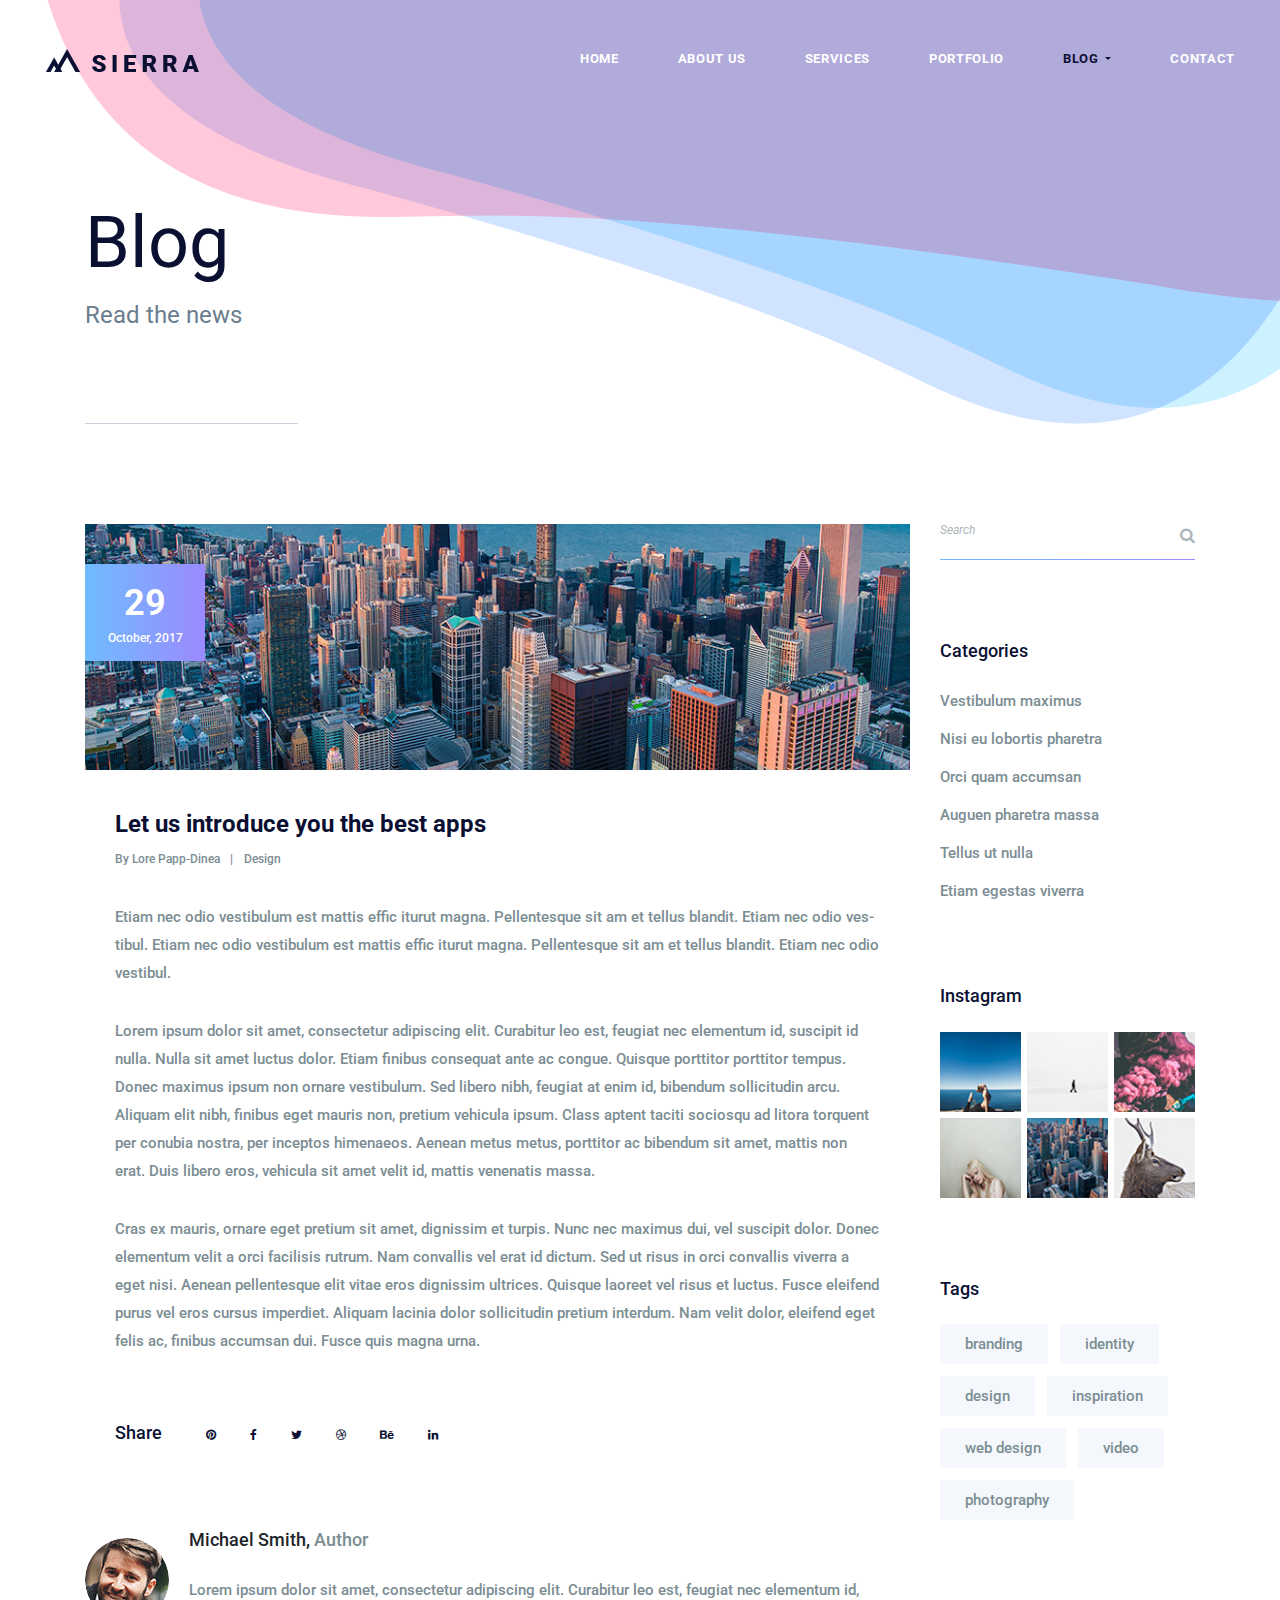
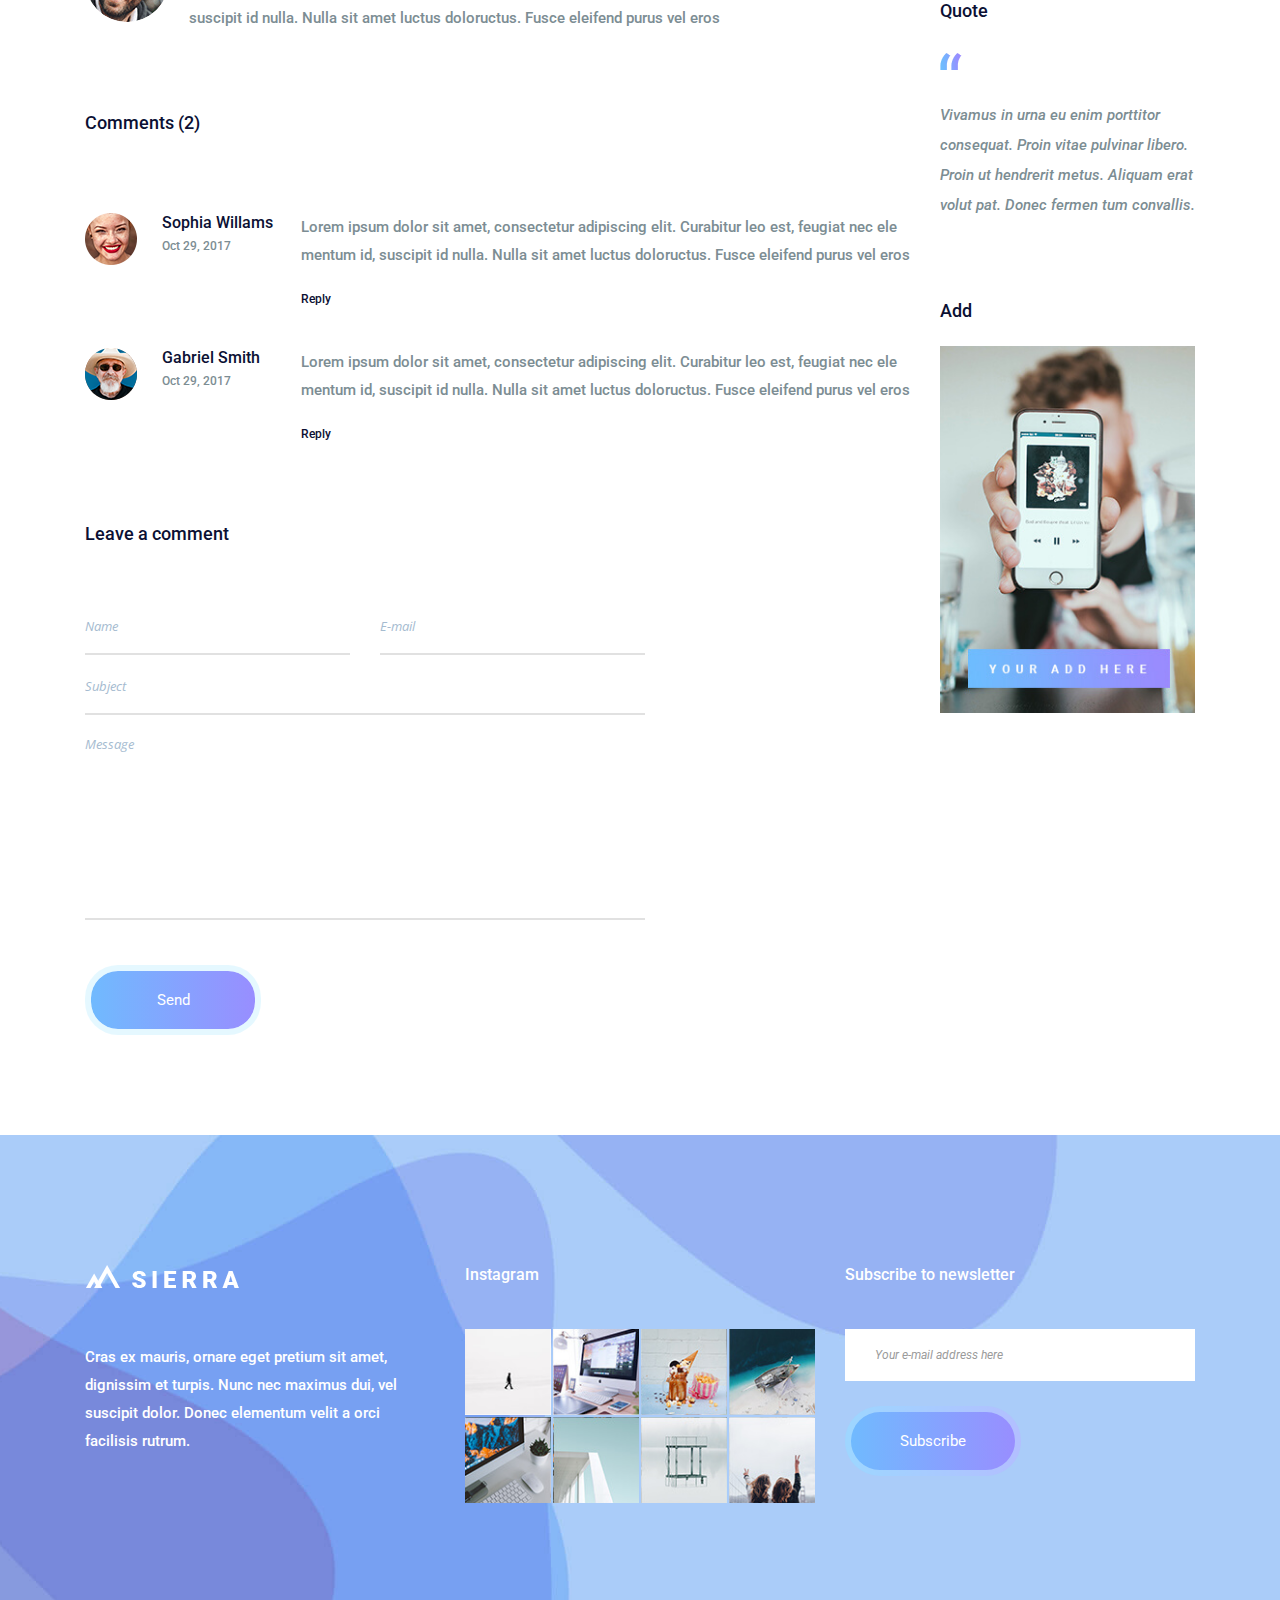
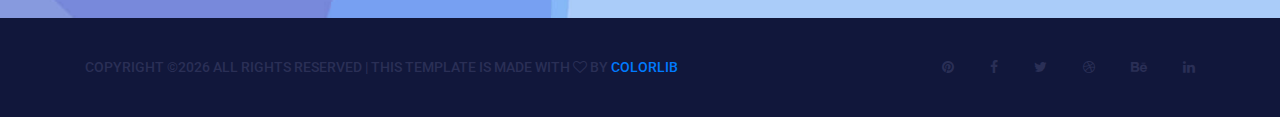
<file: pro/sierra/sierra/single-blog.html>
<!DOCTYPE html>
<html lang="en">
    <head>
        <meta charset="utf-8">
        <meta http-equiv="X-UA-Compatible" content="IE=edge">
        <meta name="viewport" content="width=device-width, initial-scale=1">
        
        <link rel="icon" href="img/fav-icon.png" type="image/x-icon" />
        <!-- The above 3 meta tags *must* come first in the head; any other head content must come *after* these tags -->
        <title>Sierra</title>

        <!-- Icon css link -->
        <link href="css/font-awesome.min.css" rel="stylesheet">
        <!-- Bootstrap -->
        <link href="css/bootstrap.min.css" rel="stylesheet">
        
        <!-- Rev slider css -->
        <link href="vendors/revolution/css/settings.css" rel="stylesheet">
        <link href="vendors/revolution/css/layers.css" rel="stylesheet">
        <link href="vendors/revolution/css/navigation.css" rel="stylesheet">
        
        <!-- Extra plugin css -->
        <link href="vendors/owl-carousel/owl.carousel.min.css" rel="stylesheet">
        <link href="vendors/magnify-popup/magnific-popup.css" rel="stylesheet">
        
        
        <link href="css/style.css" rel="stylesheet">
        <link href="css/responsive.css" rel="stylesheet">

        <!-- HTML5 shim and Respond.js for IE8 support of HTML5 elements and media queries -->
        <!-- WARNING: Respond.js doesn't work if you view the page via file:// -->
        <!--[if lt IE 9]>
        <script src="https://oss.maxcdn.com/html5shiv/3.7.3/html5shiv.min.js"></script>
        <script src="https://oss.maxcdn.com/respond/1.4.2/respond.min.js"></script>
        <![endif]-->
    </head>
    <body>
        
        <!--================Header Menu Area =================-->
        <header class="main_menu_area">
            <nav class="navbar navbar-expand-lg navbar-light bg-light">
                <a class="navbar-brand" href="#"><img src="img/logo.png" alt=""></a>
                <button class="navbar-toggler" type="button" data-toggle="collapse" data-target="#navbarSupportedContent" aria-controls="navbarSupportedContent" aria-expanded="false" aria-label="Toggle navigation">
                    <span></span>
                    <span></span>
                    <span></span>
                </button>

                <div class="collapse navbar-collapse" id="navbarSupportedContent">
                    <ul class="navbar-nav">
                        <li class="nav-item"><a class="nav-link" href="index.html">Home</a></li>
                        <li class="nav-item"><a class="nav-link" href="about-us.html">About Us</a></li>
                        <li class="nav-item"><a class="nav-link" href="service.html">Services</a></li>
                        <li class="nav-item"><a class="nav-link" href="portfolio.html">Portfolio</a></li>
                        <li class="nav-item dropdown submenu active">
                            <a class="nav-link dropdown-toggle" href="#" id="navbarDropdown" role="button" data-toggle="dropdown" aria-haspopup="true" aria-expanded="false">
                            Blog
                            </a>
                            <ul class="dropdown-menu" aria-labelledby="navbarDropdown">
                                <li class="nav-item"><a class="nav-link" href="blog.html">Blog</a></li>
                                <li class="nav-item"><a class="nav-link" href="single-blog.html">Blog Details</a></li>
                                <li class="nav-item"><a class="nav-link" href="elements.html">Elements</a></li>
                            </ul>
                        </li>
                        <li class="nav-item"><a class="nav-link" href="contact.html">Contact</a></li>
                    </ul>
                </div>
            </nav>
        </header>
        <!--================End Header Menu Area =================-->
        
        <!--================Banner Area =================-->
        <section class="banner_area">
            <div class="container">
                <div class="banner_inner_text">
                    <h2>Blog</h2>
                    <p>Read the news</p>
                </div>
            </div>
        </section>
        <!--================End Banner Area =================-->
        
        <!--================Blog Main Area =================-->
        <section class="blog_main_area p_100">
            <div class="container">
                <div class="row">
                    <div class="col-lg-9">
                        <div class="single_blog_inner">
                            <div class="s_blog_main">
                                <div class="blog_img">
                                    <img class="img-fluid" src="img/blog/blog-1.jpg" alt="">
                                    <div class="blog_date">
                                        <h4>29</h4>
                                        <h5>October, 2017</h5>
                                    </div>
                                </div>
                                <div class="blog_text">
                                    <a href="#"><h4>Let us introduce you the best apps</h4></a>
                                    <div class="blog_author">
                                        <a href="#">By Lore Papp-Dinea</a>
                                        <a href="#">Design</a>
                                    </div>
                                    <p>Etiam nec odio vestibulum est mattis effic iturut magna. Pellentesque sit am et tellus blandit. Etiam nec odio ves-tibul. Etiam nec odio vestibulum est mattis effic iturut magna. Pellentesque sit am et tellus blandit. Etiam nec odio vestibul. </p>
                                    <p> Lorem ipsum dolor sit amet, consectetur adipiscing elit. Curabitur leo est, feugiat nec elementum id, suscipit id nulla. Nulla sit amet luctus dolor. Etiam finibus consequat ante ac congue. Quisque porttitor porttitor tempus. Donec maximus ipsum non ornare vestibulum. Sed libero nibh, feugiat at enim id, bibendum sollicitudin arcu. Aliquam elit nibh, finibus eget mauris non, pretium vehicula ipsum. Class aptent taciti sociosqu ad litora torquent per conubia nostra, per inceptos himenaeos. Aenean metus metus, porttitor ac bibendum sit amet, mattis non erat. Duis libero eros, vehicula sit amet velit id, mattis venenatis massa.</p>
                                    <p>Cras ex mauris, ornare eget pretium sit amet, dignissim et turpis. Nunc nec maximus dui, vel suscipit dolor. Donec elementum velit a orci facilisis rutrum. Nam convallis vel erat id dictum. Sed ut risus in orci convallis viverra a eget nisi. Aenean pellentesque elit vitae eros dignissim ultrices. Quisque laoreet vel risus et luctus. Fusce eleifend purus vel eros cursus imperdiet. Aliquam lacinia dolor sollicitudin pretium interdum. Nam velit dolor, eleifend eget felis ac, finibus accumsan dui. Fusce quis magna urna. </p>
                                </div>
                            </div>
                            <div class="s_blog_social">
                                <h3>Share</h3>
                                <ul>
                                    <li><a href="#"><i class="fa fa-pinterest" aria-hidden="true"></i></a></li>
                                    <li><a href="#"><i class="fa fa-facebook" aria-hidden="true"></i></a></li>
                                    <li><a href="#"><i class="fa fa-twitter" aria-hidden="true"></i></a></li>
                                    <li><a href="#"><i class="fa fa-dribbble" aria-hidden="true"></i></a></li>
                                    <li><a href="#"><i class="fa fa-behance" aria-hidden="true"></i></a></li>
                                    <li><a href="#"><i class="fa fa-linkedin" aria-hidden="true"></i></a></li>
                                </ul>
                            </div>
                            <div class="blog_author">
                                <div class="media">
                                    <div class="d-flex">
                                        <img class="rounded-circle" src="img/blog/blog-author.png" alt="">
                                    </div>
                                    <div class="media-body">
                                        <h4>Michael Smith, <span>Author</span></h4>
                                        <p> Lorem ipsum dolor sit amet, consectetur adipiscing elit. Curabitur leo est, feugiat nec elementum id, suscipit id nulla. Nulla sit amet luctus doloructus. Fusce eleifend purus vel eros </p>
                                    </div>
                                </div>
                            </div>
                            <div class="blog_comment">
                                <h3>Comments (2)</h3>
                                <div class="media">
                                    <img src="img/comment/comment-1.png" alt="">
                                    <div class="d-flex">
                                        <h4>Sophia Willams</h4>
                                        <h5>Oct 29, 2017</h5>
                                    </div>
                                    <div class="media-body">
                                        <p>Lorem ipsum dolor sit amet, consectetur adipiscing elit. Curabitur leo est, feugiat nec ele mentum id, suscipit id nulla. Nulla sit amet luctus doloructus. Fusce eleifend purus vel eros</p>
                                        <a href="#">Reply</a>
                                    </div>
                                </div>
                                <div class="media">
                                    <img src="img/comment/comment-2.png" alt="">
                                    <div class="d-flex">
                                        <h4>Gabriel Smith</h4>
                                        <h5>Oct 29, 2017</h5>
                                    </div>
                                    <div class="media-body">
                                        <p>Lorem ipsum dolor sit amet, consectetur adipiscing elit. Curabitur leo est, feugiat nec ele mentum id, suscipit id nulla. Nulla sit amet luctus doloructus. Fusce eleifend purus vel eros</p>
                                        <a href="#">Reply</a>
                                    </div>
                                </div>
                            </div>
                            <div class="blog_comment_form">
                                <h3>Leave a comment</h3>
                                <form class="row contact_us_form" action="contact_process.php" method="post" id="contactForm" novalidate="novalidate">
                                    <div class="form-group col-sm-6">
                                        <input type="text" class="form-control" id="name" name="name" placeholder="Name">
                                    </div>
                                    <div class="form-group col-sm-6">
                                        <input type="email" class="form-control" id="email" name="email" placeholder="E-mail">
                                    </div>
                                    <div class="form-group col-sm-12">
                                        <input type="text" class="form-control" id="subject" name="subject" placeholder="Subject">
                                    </div>
                                    <div class="form-group col-sm-12">
                                        <textarea class="form-control" name="message" id="message" rows="1" placeholder="Message"></textarea>
                                    </div>
                                    <div class="form-group col-sm-12">
                                        <button type="submit" value="submit" class="btn submit_btn form-control">Send</button>
                                    </div>
                                </form>
                            </div>
                        </div>
                    </div>
                    <div class="col-lg-3">
                        <div class="blog_right_sidebar">
                            <aside class="r_widget search_widget">
                                <div class="input-group">
                                    <input type="text" class="form-control" placeholder="Search" aria-label="Search">
                                    <span class="input-group-btn">
                                        <button class="btn btn-secondary" type="button"><i class="fa fa-search"></i></button>
                                    </span>
                                </div>
                            </aside>
                            <aside class="r_widget categories_widget">
                                <div class="r_w_title">
                                    <h3>Categories</h3>
                                </div>
                                <ul>
                                    <li><a href="#">Vestibulum maximus</a></li>
                                    <li><a href="#">Nisi eu lobortis pharetra</a></li>
                                    <li><a href="#">Orci quam accumsan</a></li>
                                    <li><a href="#">Auguen pharetra massa</a></li>
                                    <li><a href="#">Tellus ut nulla</a></li>
                                    <li><a href="#"> Etiam egestas viverra </a></li>
                                </ul>
                            </aside>
                            <aside class="r_widget insta_widget">
                                <div class="r_w_title">
                                    <h3>Instagram</h3>
                                </div>
                                <ul>
                                    <li><a href="https://www.instagram.com/?hl=en">
                                        <img class="img-fluid" src="img/instagram/right-instagram/r-in-1.jpg" alt="">
                                    </a></li>
                                    <li><a href="https://www.instagram.com/?hl=en">
                                        <img class="img-fluid" src="img/instagram/right-instagram/r-in-2.jpg" alt="">
                                    </a></li>
                                    <li><a href="https://www.instagram.com/?hl=en">
                                        <img class="img-fluid" src="img/instagram/right-instagram/r-in-3.jpg" alt="">
                                    </a></li>
                                    <li><a href="https://www.instagram.com/?hl=en">
                                        <img class="img-fluid" src="img/instagram/right-instagram/r-in-4.jpg" alt="">
                                    </a></li>
                                    <li><a href="https://www.instagram.com/?hl=en">
                                        <img class="img-fluid" src="img/instagram/right-instagram/r-in-5.jpg" alt="">
                                    </a></li>
                                    <li><a href="https://www.instagram.com/?hl=en">
                                        <img class="img-fluid" src="img/instagram/right-instagram/r-in-6.jpg" alt="">
                                    </a></li>
                                </ul>
                            </aside>
                            <aside class="r_widget tag_widget">
                                <div class="r_w_title">
                                    <h3>Tags</h3>
                                </div>
                                <ul>
                                    <li><a href="#">branding</a></li>
                                    <li><a href="#">identity</a></li>
                                    <li><a href="#">design</a></li>
                                    <li><a href="#">inspiration</a></li>
                                    <li><a href="#">web design</a></li>
                                    <li><a href="#">video</a></li>
                                    <li><a href="#">photography</a></li>
                                </ul>
                            </aside>
                            <aside class="r_widget quote_widget">
                                <div class="r_w_title">
                                    <h3>Quote</h3>
                                </div>
                                <img src="img/icon/quote-icon.png" alt="">
                                <p>Vivamus in urna eu enim porttitor consequat. Proin vitae pulvinar libero. Proin ut hendrerit metus. Aliquam erat volut pat. Donec fermen tum convallis.</p>
                            </aside>
                            <aside class="r_widget add_widget">
                                <div class="r_w_title">
                                    <h3>Add</h3>
                                </div>
                                <img class="img-fluid" src="img/add.jpg" alt="">
                            </aside>
                        </div>
                    </div>
                </div>
            </div>
        </section>
        <!--================End Blog Main Area =================-->
        
        <!--================Footer Area =================-->
        <footer class="footr_area">
            <div class="footer_widget_area">
                <div class="container">
                    <div class="row footer_widget_inner">
                        <div class="col-lg-4 col-sm-6">
                            <aside class="f_widget f_about_widget">
                                <img src="img/footer-logo.png" alt="">
                                <p>Cras ex mauris, ornare eget pretium sit amet, dignissim et turpis. Nunc nec maximus dui, vel suscipit dolor. Donec elementum velit a orci facilisis rutrum.</p>
                            </aside>
                        </div>
                        <div class="col-lg-4 col-sm-6">
                            <aside class="f_widget f_insta_widget">
                                <div class="f_title">
                                    <h3>Instagram</h3>
                                </div>
                                <ul>
                                    <li><a href="#"><img src="img/instagram/ins-1.jpg" alt=""></a></li>
                                    <li><a href="#"><img src="img/instagram/ins-2.jpg" alt=""></a></li>
                                    <li><a href="#"><img src="img/instagram/ins-3.jpg" alt=""></a></li>
                                    <li><a href="#"><img src="img/instagram/ins-4.jpg" alt=""></a></li>
                                    <li><a href="#"><img src="img/instagram/ins-5.jpg" alt=""></a></li>
                                    <li><a href="#"><img src="img/instagram/ins-6.jpg" alt=""></a></li>
                                    <li><a href="#"><img src="img/instagram/ins-7.jpg" alt=""></a></li>
                                    <li><a href="#"><img src="img/instagram/ins-8.jpg" alt=""></a></li>
                                </ul>
                            </aside>
                        </div>
                        <div class="col-lg-4 col-sm-6">
                            <aside class="f_widget f_subs_widget">
                                <div class="f_title">
                                    <h3>Subscribe to newsletter</h3>
                                </div>
                                <div class="input-group">
                                    <input type="text" class="form-control" placeholder="Your e-mail address here" aria-label="Your e-mail address here">
                                    <span class="input-group-btn">
                                        <button class="btn btn-secondary submit_btn" type="button">Subscribe</button>
                                    </span>
                                </div>
                            </aside>
                        </div>
                    </div>
                </div>
            </div>
            <div class="footer_copyright">
                <div class="container">
                    <div class="float-sm-left">
                        <h5><!-- Link back to Colorlib can't be removed. Template is licensed under CC BY 3.0. -->
Copyright &copy;<script>document.write(new Date().getFullYear());</script> All rights reserved | This template is made with <i class="fa fa-heart-o" aria-hidden="true"></i> by <a href="https://colorlib.com" target="_blank">Colorlib</a>
<!-- Link back to Colorlib can't be removed. Template is licensed under CC BY 3.0. --></h5>
                    </div>
                    <div class="float-sm-right">
                        <ul>
                            <li><a href="#"><i class="fa fa-pinterest"></i></a></li>
                            <li><a href="#"><i class="fa fa-facebook"></i></a></li>
                            <li><a href="#"><i class="fa fa-twitter"></i></a></li>
                            <li><a href="#"><i class="fa fa-dribbble"></i></a></li>
                            <li><a href="#"><i class="fa fa-behance"></i></a></li>
                            <li><a href="#"><i class="fa fa-linkedin"></i></a></li>
                        </ul>
                    </div>
                </div>
            </div>
        </footer>
        <!--================End Footer Area =================-->
        
        
        
        
        <!-- jQuery (necessary for Bootstrap's JavaScript plugins) -->
        <script src="js/jquery-3.2.1.min.js"></script>
        <!-- Include all compiled plugins (below), or include individual files as needed -->
        <script src="js/popper.min.js"></script>
        <script src="js/bootstrap.min.js"></script>
        <!-- Rev slider js -->
        <script src="vendors/revolution/js/jquery.themepunch.tools.min.js"></script>
        <script src="vendors/revolution/js/jquery.themepunch.revolution.min.js"></script>
        <script src="vendors/revolution/js/extensions/revolution.extension.actions.min.js"></script>
        <script src="vendors/revolution/js/extensions/revolution.extension.video.min.js"></script>
        <script src="vendors/revolution/js/extensions/revolution.extension.slideanims.min.js"></script>
        <script src="vendors/revolution/js/extensions/revolution.extension.layeranimation.min.js"></script>
        <script src="vendors/revolution/js/extensions/revolution.extension.navigation.min.js"></script>
        <script src="vendors/revolution/js/extensions/revolution.extension.slideanims.min.js"></script>
        <!-- Extra plugin css -->
        <script src="vendors/counterup/jquery.waypoints.min.js"></script>
        <script src="vendors/counterup/jquery.counterup.min.js"></script> 
        <script src="vendors/counterup/apear.js"></script>
        <script src="vendors/counterup/countto.js"></script>
        <script src="vendors/owl-carousel/owl.carousel.min.js"></script>
        <script src="vendors/magnify-popup/jquery.magnific-popup.min.js"></script>
        <script src="js/smoothscroll.js"></script>
        <script src="vendors/circle-bar/circle-progress.min.js"></script>
        <script src="vendors/circle-bar/plugins.js"></script>
        <script src="vendors/isotope/imagesloaded.pkgd.min.js"></script>
        <script src="vendors/isotope/isotope.pkgd.min.js"></script>
        
        <script src="js/circle-active.js"></script>
        <script src="js/theme.js"></script>
    </body>
</html>
</file>
<file: pro/sierra/sierra/vendors/revolution/css/settings.css>
/*-----------------------------------------------------------------------------

-	Revolution Slider 5.0 Default Style Settings -

Screen Stylesheet

version:   	5.3.1
date:      	07/12/15
author:		themepunch
email:     	info@themepunch.com
website:   	http://www.themepunch.com
-----------------------------------------------------------------------------*/

#debungcontrolls,.debugtimeline{width:100%;box-sizing:border-box}.rev_column,.rev_column .tp-parallax-wrap,.tp-svg-layer svg{vertical-align:top}#debungcontrolls{z-index:100000;position:fixed;bottom:0;height:auto;background:rgba(0,0,0,.6);padding:10px}.debugtimeline{height:10px;position:relative;margin-bottom:3px;display:none;white-space:nowrap}.debugtimeline:hover{height:15px}.the_timeline_tester{background:#e74c3c;position:absolute;top:0;left:0;height:100%;width:0}.debugtimeline.tl_slide .the_timeline_tester{background:#f39c12}.debugtimeline.tl_frame .the_timeline_tester{background:#3498db}.debugtimline_txt{color:#fff;font-weight:400;font-size:7px;position:absolute;left:10px;top:0;white-space:nowrap;line-height:10px}.rtl{direction:rtl}@font-face{font-family:revicons;src:url(../fonts/revicons/revicons.eot?5510888);src:url(../fonts/revicons/revicons.eot?5510888#iefix) format('embedded-opentype'),url(../fonts/revicons/revicons.woff?5510888) format('woff'),url(../fonts/revicons/revicons.ttf?5510888) format('truetype'),url(../fonts/revicons/revicons.svg?5510888#revicons) format('svg');font-weight:400;font-style:normal}[class*=" revicon-"]:before,[class^=revicon-]:before{font-family:revicons;font-style:normal;font-weight:400;speak:none;display:inline-block;text-decoration:inherit;width:1em;margin-right:.2em;text-align:center;font-variant:normal;text-transform:none;line-height:1em;margin-left:.2em}.revicon-search-1:before{content:'\e802'}.revicon-pencil-1:before{content:'\e831'}.revicon-picture-1:before{content:'\e803'}.revicon-cancel:before{content:'\e80a'}.revicon-info-circled:before{content:'\e80f'}.revicon-trash:before{content:'\e801'}.revicon-left-dir:before{content:'\e817'}.revicon-right-dir:before{content:'\e818'}.revicon-down-open:before{content:'\e83b'}.revicon-left-open:before{content:'\e819'}.revicon-right-open:before{content:'\e81a'}.revicon-angle-left:before{content:'\e820'}.revicon-angle-right:before{content:'\e81d'}.revicon-left-big:before{content:'\e81f'}.revicon-right-big:before{content:'\e81e'}.revicon-magic:before{content:'\e807'}.revicon-picture:before{content:'\e800'}.revicon-export:before{content:'\e80b'}.revicon-cog:before{content:'\e832'}.revicon-login:before{content:'\e833'}.revicon-logout:before{content:'\e834'}.revicon-video:before{content:'\e805'}.revicon-arrow-combo:before{content:'\e827'}.revicon-left-open-1:before{content:'\e82a'}.revicon-right-open-1:before{content:'\e82b'}.revicon-left-open-mini:before{content:'\e822'}.revicon-right-open-mini:before{content:'\e823'}.revicon-left-open-big:before{content:'\e824'}.revicon-right-open-big:before{content:'\e825'}.revicon-left:before{content:'\e836'}.revicon-right:before{content:'\e826'}.revicon-ccw:before{content:'\e808'}.revicon-arrows-ccw:before{content:'\e806'}.revicon-palette:before{content:'\e829'}.revicon-list-add:before{content:'\e80c'}.revicon-doc:before{content:'\e809'}.revicon-left-open-outline:before{content:'\e82e'}.revicon-left-open-2:before{content:'\e82c'}.revicon-right-open-outline:before{content:'\e82f'}.revicon-right-open-2:before{content:'\e82d'}.revicon-equalizer:before{content:'\e83a'}.revicon-layers-alt:before{content:'\e804'}.revicon-popup:before{content:'\e828'}.rev_slider_wrapper{position:relative;z-index:0;width:100%}.rev_slider{position:relative;overflow:visible}.entry-content .rev_slider a,.rev_slider a{box-shadow:none}.tp-overflow-hidden{overflow:hidden!important}.group_ov_hidden{overflow:hidden}.rev_slider img,.tp-simpleresponsive img{max-width:none!important;transition:none;margin:0;padding:0;border:none}.rev_slider .no-slides-text{font-weight:700;text-align:center;padding-top:80px}.rev_slider>ul,.rev_slider>ul>li,.rev_slider>ul>li:before,.rev_slider_wrapper>ul,.tp-revslider-mainul>li,.tp-revslider-mainul>li:before,.tp-simpleresponsive>ul,.tp-simpleresponsive>ul>li,.tp-simpleresponsive>ul>li:before{list-style:none!important;position:absolute;margin:0!important;padding:0!important;overflow-x:visible;overflow-y:visible;background-image:none;background-position:0 0;text-indent:0;top:0;left:0}.rev_slider>ul>li,.rev_slider>ul>li:before,.tp-revslider-mainul>li,.tp-revslider-mainul>li:before,.tp-simpleresponsive>ul>li,.tp-simpleresponsive>ul>li:before{visibility:hidden}.tp-revslider-mainul,.tp-revslider-slidesli{padding:0!important;margin:0!important;list-style:none!important}.fullscreen-container,.fullwidthbanner-container{padding:0;position:relative}.rev_slider li.tp-revslider-slidesli{position:absolute!important}.tp-caption .rs-untoggled-content{display:block}.tp-caption .rs-toggled-content{display:none}.rs-toggle-content-active.tp-caption .rs-toggled-content{display:block}.rs-toggle-content-active.tp-caption .rs-untoggled-content{display:none}.rev_slider .caption,.rev_slider .tp-caption{position:relative;visibility:hidden;white-space:nowrap;display:block;-webkit-font-smoothing:antialiased!important;z-index:1}.rev_slider .caption,.rev_slider .tp-caption,.tp-simpleresponsive img{-moz-user-select:none;-khtml-user-select:none;-webkit-user-select:none;-o-user-select:none}.rev_slider .tp-mask-wrap .tp-caption,.rev_slider .tp-mask-wrap :last-child,.wpb_text_column .rev_slider .tp-mask-wrap .tp-caption,.wpb_text_column .rev_slider .tp-mask-wrap :last-child{margin-bottom:0}.tp-svg-layer svg{width:100%;height:100%;position:relative}.tp-carousel-wrapper{cursor:url(openhand.cur),move}.tp-carousel-wrapper.dragged{cursor:url(closedhand.cur),move}.tp_inner_padding{box-sizing:border-box;max-height:none!important}.tp-caption.tp-layer-selectable{-moz-user-select:all;-khtml-user-select:all;-webkit-user-select:all;-o-user-select:all}.tp-caption.tp-hidden-caption,.tp-forcenotvisible,.tp-hide-revslider,.tp-parallax-wrap.tp-hidden-caption{visibility:hidden!important;display:none!important}.rev_slider audio,.rev_slider embed,.rev_slider iframe,.rev_slider object,.rev_slider video{max-width:none!important}.tp-element-background{position:absolute;top:0;left:0;width:100%;height:100%;z-index:0}.rev_row_zone{position:absolute;width:100%;left:0;box-sizing:border-box;min-height:50px;font-size:0}.rev_column_inner,.rev_slider .tp-caption.rev_row{position:relative;width:100%!important;box-sizing:border-box}.rev_row_zone_top{top:0}.rev_row_zone_middle{top:50%;transform:translateY(-50%)}.rev_row_zone_bottom{bottom:0}.rev_slider .tp-caption.rev_row{display:table;table-layout:fixed;vertical-align:top;height:auto!important;font-size:0}.rev_column{display:table-cell;position:relative;height:auto;box-sizing:border-box;font-size:0}.rev_column_inner{display:block;height:auto!important;white-space:normal!important}.rev_column_bg{width:100%;height:100%;position:absolute;top:0;left:0;z-index:0;box-sizing:border-box;background-clip:content-box;border:0 solid transparent}.tp-caption .backcorner,.tp-caption .backcornertop,.tp-caption .frontcorner,.tp-caption .frontcornertop{height:0;top:0;width:0;position:absolute}.rev_column_inner .tp-loop-wrap,.rev_column_inner .tp-mask-wrap,.rev_column_inner .tp-parallax-wrap{text-align:inherit}.rev_column_inner .tp-mask-wrap{display:inline-block}.rev_column_inner .tp-parallax-wrap,.rev_column_inner .tp-parallax-wrap .tp-loop-wrap,.rev_column_inner .tp-parallax-wrap .tp-mask-wrap{position:relative!important;left:auto!important;top:auto!important;line-height:0}.tp-video-play-button,.tp-video-play-button i{line-height:50px!important;vertical-align:top;text-align:center}.rev_column_inner .rev_layer_in_column,.rev_column_inner .tp-parallax-wrap,.rev_column_inner .tp-parallax-wrap .tp-loop-wrap,.rev_column_inner .tp-parallax-wrap .tp-mask-wrap{vertical-align:top}.rev_break_columns{display:block!important}.rev_break_columns .tp-parallax-wrap.rev_column{display:block!important;width:100%!important}.fullwidthbanner-container{overflow:hidden}.fullwidthbanner-container .fullwidthabanner{width:100%;position:relative}.tp-static-layers{position:absolute;z-index:101;top:0;left:0}.tp-caption .frontcorner{border-left:40px solid transparent;border-right:0 solid transparent;border-top:40px solid #00A8FF;left:-40px}.tp-caption .backcorner{border-left:0 solid transparent;border-right:40px solid transparent;border-bottom:40px solid #00A8FF;right:0}.tp-caption .frontcornertop{border-left:40px solid transparent;border-right:0 solid transparent;border-bottom:40px solid #00A8FF;left:-40px}.tp-caption .backcornertop{border-left:0 solid transparent;border-right:40px solid transparent;border-top:40px solid #00A8FF;right:0}.tp-layer-inner-rotation{position:relative!important}img.tp-slider-alternative-image{width:100%;height:auto}.caption.fullscreenvideo,.rs-background-video-layer,.tp-caption.coverscreenvideo,.tp-caption.fullscreenvideo{width:100%;height:100%;top:0;left:0;position:absolute}.noFilterClass{filter:none!important}.rs-background-video-layer{visibility:hidden;z-index:0}.caption.fullscreenvideo audio,.caption.fullscreenvideo iframe,.caption.fullscreenvideo video,.tp-caption.fullscreenvideo iframe,.tp-caption.fullscreenvideo iframe audio,.tp-caption.fullscreenvideo iframe video{width:100%!important;height:100%!important;display:none}.fullcoveredvideo audio,.fullscreenvideo audio .fullcoveredvideo video,.fullscreenvideo video{background:#000}.fullcoveredvideo .tp-poster{background-position:center center;background-size:cover;width:100%;height:100%;top:0;left:0}.videoisplaying .html5vid .tp-poster{display:none}.tp-video-play-button{background:#000;background:rgba(0,0,0,.3);border-radius:5px;position:absolute;top:50%;left:50%;color:#FFF;margin-top:-25px;margin-left:-25px;cursor:pointer;width:50px;height:50px;box-sizing:border-box;display:inline-block;z-index:4;opacity:0;transition:opacity .3s ease-out!important}.tp-audio-html5 .tp-video-play-button,.tp-hiddenaudio{display:none!important}.tp-caption .html5vid{width:100%!important;height:100%!important}.tp-video-play-button i{width:50px;height:50px;display:inline-block;font-size:40px!important}.rs-fullvideo-cover,.tp-dottedoverlay,.tp-shadowcover{height:100%;top:0;left:0;position:absolute}.tp-caption:hover .tp-video-play-button{opacity:1;display:block}.tp-caption .tp-revstop{display:none;border-left:5px solid #fff!important;border-right:5px solid #fff!important;margin-top:15px!important;line-height:20px!important;vertical-align:top;font-size:25px!important}.tp-seek-bar,.tp-video-button,.tp-volume-bar{outline:0;line-height:12px;margin:0;cursor:pointer}.videoisplaying .revicon-right-dir{display:none}.videoisplaying .tp-revstop{display:inline-block}.videoisplaying .tp-video-play-button{display:none}.fullcoveredvideo .tp-video-play-button{display:none!important}.fullscreenvideo .fullscreenvideo audio,.fullscreenvideo .fullscreenvideo video{object-fit:contain!important}.fullscreenvideo .fullcoveredvideo audio,.fullscreenvideo .fullcoveredvideo video{object-fit:cover!important}.tp-video-controls{position:absolute;bottom:0;left:0;right:0;padding:5px;opacity:0;transition:opacity .3s;background-image:linear-gradient(to bottom,#000 13%,#323232 100%);display:table;max-width:100%;overflow:hidden;box-sizing:border-box}.rev-btn.rev-hiddenicon i,.rev-btn.rev-withicon i{transition:all .2s ease-out!important;font-size:15px}.tp-caption:hover .tp-video-controls{opacity:.9}.tp-video-button{background:rgba(0,0,0,.5);border:0;border-radius:3px;font-size:12px;color:#fff;padding:0}.tp-video-button:hover{cursor:pointer}.tp-video-button-wrap,.tp-video-seek-bar-wrap,.tp-video-vol-bar-wrap{padding:0 5px;display:table-cell;vertical-align:middle}.tp-video-seek-bar-wrap{width:80%}.tp-video-vol-bar-wrap{width:20%}.tp-seek-bar,.tp-volume-bar{width:100%;padding:0}.rs-fullvideo-cover{width:100%;background:0 0;z-index:5}.disabled_lc .tp-video-play-button,.rs-background-video-layer audio::-webkit-media-controls,.rs-background-video-layer video::-webkit-media-controls,.rs-background-video-layer video::-webkit-media-controls-start-playback-button{display:none!important}.tp-audio-html5 .tp-video-controls{opacity:1!important;visibility:visible!important}.tp-dottedoverlay{background-repeat:repeat;width:100%;z-index:3}.tp-dottedoverlay.twoxtwo{background:url(../assets/gridtile.png)}.tp-dottedoverlay.twoxtwowhite{background:url(../assets/gridtile_white.png)}.tp-dottedoverlay.threexthree{background:url(../assets/gridtile_3x3.png)}.tp-dottedoverlay.threexthreewhite{background:url(../assets/gridtile_3x3_white.png)}.tp-shadowcover{width:100%;background:#fff;z-index:-1}.tp-shadow1{box-shadow:0 10px 6px -6px rgba(0,0,0,.8)}.tp-shadow2:after,.tp-shadow2:before,.tp-shadow3:before,.tp-shadow4:after{z-index:-2;position:absolute;content:"";bottom:10px;left:10px;width:50%;top:85%;max-width:300px;background:0 0;box-shadow:0 15px 10px rgba(0,0,0,.8);transform:rotate(-3deg)}.tp-shadow2:after,.tp-shadow4:after{transform:rotate(3deg);right:10px;left:auto}.tp-shadow5{position:relative;box-shadow:0 1px 4px rgba(0,0,0,.3),0 0 40px rgba(0,0,0,.1) inset}.tp-shadow5:after,.tp-shadow5:before{content:"";position:absolute;z-index:-2;box-shadow:0 0 25px 0 rgba(0,0,0,.6);top:30%;bottom:0;left:20px;right:20px;border-radius:100px/20px}.tp-button{padding:6px 13px 5px;border-radius:3px;height:30px;cursor:pointer;color:#fff!important;text-shadow:0 1px 1px rgba(0,0,0,.6)!important;font-size:15px;line-height:45px!important;font-family:arial,sans-serif;font-weight:700;letter-spacing:-1px;text-decoration:none}.tp-button.big{color:#fff;text-shadow:0 1px 1px rgba(0,0,0,.6);font-weight:700;padding:9px 20px;font-size:19px;line-height:57px!important}.purchase:hover,.tp-button.big:hover,.tp-button:hover{background-position:bottom,15px 11px}.purchase.green,.purchase:hover.green,.tp-button.green,.tp-button:hover.green{background-color:#21a117;box-shadow:0 3px 0 0 #104d0b}.purchase.blue,.purchase:hover.blue,.tp-button.blue,.tp-button:hover.blue{background-color:#1d78cb;box-shadow:0 3px 0 0 #0f3e68}.purchase.red,.purchase:hover.red,.tp-button.red,.tp-button:hover.red{background-color:#cb1d1d;box-shadow:0 3px 0 0 #7c1212}.purchase.orange,.purchase:hover.orange,.tp-button.orange,.tp-button:hover.orange{background-color:#f70;box-shadow:0 3px 0 0 #a34c00}.purchase.darkgrey,.purchase:hover.darkgrey,.tp-button.darkgrey,.tp-button.grey,.tp-button:hover.darkgrey,.tp-button:hover.grey{background-color:#555;box-shadow:0 3px 0 0 #222}.purchase.lightgrey,.purchase:hover.lightgrey,.tp-button.lightgrey,.tp-button:hover.lightgrey{background-color:#888;box-shadow:0 3px 0 0 #555}.rev-btn,.rev-btn:visited{outline:0!important;box-shadow:none!important;text-decoration:none!important;line-height:44px;font-size:17px;font-weight:500;padding:12px 35px;box-sizing:border-box;font-family:Roboto,sans-serif;cursor:pointer}.rev-btn.rev-uppercase,.rev-btn.rev-uppercase:visited{text-transform:uppercase;letter-spacing:1px;font-size:15px;font-weight:900}.rev-btn.rev-withicon i{font-weight:400;position:relative;top:0;margin-left:10px!important}.rev-btn.rev-hiddenicon i{font-weight:400;position:relative;top:0;opacity:0;margin-left:0!important;width:0!important}.rev-btn.rev-hiddenicon:hover i{opacity:1!important;margin-left:10px!important;width:auto!important}.rev-btn.rev-medium,.rev-btn.rev-medium:visited{line-height:36px;font-size:14px;padding:10px 30px}.rev-btn.rev-medium.rev-hiddenicon i,.rev-btn.rev-medium.rev-withicon i{font-size:14px;top:0}.rev-btn.rev-small,.rev-btn.rev-small:visited{line-height:28px;font-size:12px;padding:7px 20px}.rev-btn.rev-small.rev-hiddenicon i,.rev-btn.rev-small.rev-withicon i{font-size:12px;top:0}.rev-maxround{border-radius:30px}.rev-minround{border-radius:3px}.rev-burger{position:relative;width:60px;height:60px;box-sizing:border-box;padding:22px 0 0 14px;border-radius:50%;border:1px solid rgba(51,51,51,.25);-webkit-tap-highlight-color:transparent;cursor:pointer}.rev-burger span{display:block;width:30px;height:3px;background:#333;transition:.7s;pointer-events:none;transform-style:flat!important}.rev-burger.revb-white span,.rev-burger.revb-whitenoborder span{background:#fff}.rev-burger span:nth-child(2){margin:3px 0}#dialog_addbutton .rev-burger:hover :first-child,.open .rev-burger :first-child,.open.rev-burger :first-child{transform:translateY(6px) rotate(-45deg)}#dialog_addbutton .rev-burger:hover :nth-child(2),.open .rev-burger :nth-child(2),.open.rev-burger :nth-child(2){transform:rotate(-45deg);opacity:0}#dialog_addbutton .rev-burger:hover :last-child,.open .rev-burger :last-child,.open.rev-burger :last-child{transform:translateY(-6px) rotate(-135deg)}.rev-burger.revb-white{border:2px solid rgba(255,255,255,.2)}.rev-burger.revb-darknoborder,.rev-burger.revb-whitenoborder{border:0}.rev-burger.revb-darknoborder span{background:#333}.rev-burger.revb-whitefull{background:#fff;border:none}.rev-burger.revb-whitefull span{background:#333}.rev-burger.revb-darkfull{background:#333;border:none}.rev-burger.revb-darkfull span,.rev-scroll-btn.revs-fullwhite{background:#fff}@keyframes rev-ani-mouse{0%{opacity:1;top:29%}15%{opacity:1;top:50%}50%{opacity:0;top:50%}100%{opacity:0;top:29%}}.rev-scroll-btn{display:inline-block;position:relative;left:0;right:0;text-align:center;cursor:pointer;width:35px;height:55px;box-sizing:border-box;border:3px solid #fff;border-radius:23px}.rev-scroll-btn>*{display:inline-block;line-height:18px;font-size:13px;font-weight:400;color:#fff;font-family:proxima-nova,"Helvetica Neue",Helvetica,Arial,sans-serif;letter-spacing:2px}.rev-scroll-btn>.active,.rev-scroll-btn>:focus,.rev-scroll-btn>:hover{color:#fff}.rev-scroll-btn>.active,.rev-scroll-btn>:active,.rev-scroll-btn>:focus,.rev-scroll-btn>:hover{opacity:.8}.rev-scroll-btn.revs-fullwhite span{background:#333}.rev-scroll-btn.revs-fulldark{background:#333;border:none}.rev-scroll-btn.revs-fulldark span,.tp-bullet{background:#fff}.rev-scroll-btn span{position:absolute;display:block;top:29%;left:50%;width:8px;height:8px;margin:-4px 0 0 -4px;background:#fff;border-radius:50%;animation:rev-ani-mouse 2.5s linear infinite}.rev-scroll-btn.revs-dark{border-color:#333}.rev-scroll-btn.revs-dark span{background:#333}.rev-control-btn{position:relative;display:inline-block;z-index:5;color:#FFF;font-size:20px;line-height:60px;font-weight:400;font-style:normal;font-family:Raleway;text-decoration:none;text-align:center;background-color:#000;border-radius:50px;text-shadow:none;background-color:rgba(0,0,0,.5);width:60px;height:60px;box-sizing:border-box;cursor:pointer}.rev-cbutton-dark-sr,.rev-cbutton-light-sr{border-radius:3px}.rev-cbutton-light,.rev-cbutton-light-sr{color:#333;background-color:rgba(255,255,255,.75)}.rev-sbutton{line-height:37px;width:37px;height:37px}.rev-sbutton-blue{background-color:#3B5998}.rev-sbutton-lightblue{background-color:#00A0D1}.rev-sbutton-red{background-color:#DD4B39}.tp-bannertimer{visibility:hidden;width:100%;height:5px;background:#000;background:rgba(0,0,0,.15);position:absolute;z-index:200;top:0}.tp-bannertimer.tp-bottom{top:auto;bottom:0!important;height:5px}.tp-caption img{background:0 0;-ms-filter:"progid:DXImageTransform.Microsoft.gradient(startColorstr=#00FFFFFF,endColorstr=#00FFFFFF)";filter:progid:DXImageTransform.Microsoft.gradient(startColorstr=#00FFFFFF, endColorstr=#00FFFFFF);zoom:1}.caption.slidelink a div,.tp-caption.slidelink a div{width:3000px;height:1500px;background:url(../assets/coloredbg.png)}.tp-caption.slidelink a span{background:url(../assets/coloredbg.png)}.tp-loader.spinner0,.tp-loader.spinner5{background-image:url(../assets/loader.gif);background-repeat:no-repeat}.tp-shape{width:100%;height:100%}.tp-caption .rs-starring{display:inline-block}.tp-caption .rs-starring .star-rating{float:none;display:inline-block;vertical-align:top;color:#FFC321!important}.tp-caption .rs-starring .star-rating,.tp-caption .rs-starring-page .star-rating{position:relative;height:1em;width:5.4em;font-family:star;font-size:1em!important}.tp-loader.spinner0,.tp-loader.spinner1{width:40px;height:40px;margin-top:-20px;margin-left:-20px;animation:tp-rotateplane 1.2s infinite ease-in-out;background-color:#fff;border-radius:3px;box-shadow:0 0 20px 0 rgba(0,0,0,.15)}.tp-caption .rs-starring .star-rating:before,.tp-caption .rs-starring-page .star-rating:before{content:"\73\73\73\73\73";color:#E0DADF;float:left;top:0;left:0;position:absolute}.tp-caption .rs-starring .star-rating span{overflow:hidden;float:left;top:0;left:0;position:absolute;padding-top:1.5em;font-size:1em!important}.tp-caption .rs-starring .star-rating span:before{content:"\53\53\53\53\53";top:0;position:absolute;left:0}.tp-loader{top:50%;left:50%;z-index:10000;position:absolute}.tp-loader.spinner0{background-position:center center}.tp-loader.spinner5{background-position:10px 10px;background-color:#fff;margin:-22px;width:44px;height:44px;border-radius:3px}@keyframes tp-rotateplane{0%{transform:perspective(120px) rotateX(0) rotateY(0)}50%{transform:perspective(120px) rotateX(-180.1deg) rotateY(0)}100%{transform:perspective(120px) rotateX(-180deg) rotateY(-179.9deg)}}.tp-loader.spinner2{width:40px;height:40px;margin-top:-20px;margin-left:-20px;background-color:red;box-shadow:0 0 20px 0 rgba(0,0,0,.15);border-radius:100%;animation:tp-scaleout 1s infinite ease-in-out}@keyframes tp-scaleout{0%{transform:scale(0)}100%{transform:scale(1);opacity:0}}.tp-loader.spinner3{margin:-9px 0 0 -35px;width:70px;text-align:center}.tp-loader.spinner3 .bounce1,.tp-loader.spinner3 .bounce2,.tp-loader.spinner3 .bounce3{width:18px;height:18px;background-color:#fff;box-shadow:0 0 20px 0 rgba(0,0,0,.15);border-radius:100%;display:inline-block;animation:tp-bouncedelay 1.4s infinite ease-in-out;animation-fill-mode:both}.tp-loader.spinner3 .bounce1{animation-delay:-.32s}.tp-loader.spinner3 .bounce2{animation-delay:-.16s}@keyframes tp-bouncedelay{0%,100%,80%{transform:scale(0)}40%{transform:scale(1)}}.tp-loader.spinner4{margin:-20px 0 0 -20px;width:40px;height:40px;text-align:center;animation:tp-rotate 2s infinite linear}.tp-loader.spinner4 .dot1,.tp-loader.spinner4 .dot2{width:60%;height:60%;display:inline-block;position:absolute;top:0;background-color:#fff;border-radius:100%;animation:tp-bounce 2s infinite ease-in-out;box-shadow:0 0 20px 0 rgba(0,0,0,.15)}.tp-loader.spinner4 .dot2{top:auto;bottom:0;animation-delay:-1s}@keyframes tp-rotate{100%{transform:rotate(360deg)}}@keyframes tp-bounce{0%,100%{transform:scale(0)}50%{transform:scale(1)}}.tp-bullets.navbar,.tp-tabs.navbar,.tp-thumbs.navbar{border:none;min-height:0;margin:0;border-radius:0}.tp-bullets,.tp-tabs,.tp-thumbs{position:absolute;display:block;z-index:1000;top:0;left:0}.tp-tab,.tp-thumb{cursor:pointer;position:absolute;opacity:.5;box-sizing:border-box}.tp-arr-imgholder,.tp-tab-image,.tp-thumb-image,.tp-videoposter{background-position:center center;background-size:cover;width:100%;height:100%;display:block;position:absolute;top:0;left:0}.tp-tab.selected,.tp-tab:hover,.tp-thumb.selected,.tp-thumb:hover{opacity:1}.tp-tab-mask,.tp-thumb-mask{box-sizing:border-box!important}.tp-tabs,.tp-thumbs{box-sizing:content-box!important}.tp-bullet{width:15px;height:15px;position:absolute;background:rgba(255,255,255,.3);cursor:pointer}.tp-bullet.selected,.tp-bullet:hover{background:#fff}.tparrows{cursor:pointer;background:#000;background:rgba(0,0,0,.5);width:40px;height:40px;position:absolute;display:block;z-index:1000}.tparrows:hover{background:#000}.tparrows:before{font-family:revicons;font-size:15px;color:#fff;display:block;line-height:40px;text-align:center}.hginfo,.hglayerinfo{font-size:12px;font-weight:600}.tparrows.tp-leftarrow:before{content:'\e824'}.tparrows.tp-rightarrow:before{content:'\e825'}body.rtl .tp-kbimg{left:0!important}.dddwrappershadow{box-shadow:0 45px 100px rgba(0,0,0,.4)}.hglayerinfo{position:fixed;bottom:0;left:0;color:#FFF;line-height:20px;background:rgba(0,0,0,.75);padding:5px 10px;z-index:2000;white-space:normal}.helpgrid,.hginfo{position:absolute}.hginfo{top:-2px;left:-2px;color:#e74c3c;background:#000;padding:2px 5px}.indebugmode .tp-caption:hover{border:1px dashed #c0392b!important}.helpgrid{border:2px dashed #c0392b;top:0;left:0;z-index:0}#revsliderlogloglog{padding:15px;color:#fff;position:fixed;top:0;left:0;width:200px;height:150px;background:rgba(0,0,0,.7);z-index:100000;font-size:10px;overflow:scroll}.aden{filter:hue-rotate(-20deg) contrast(.9) saturate(.85) brightness(1.2)}.aden::after{background:linear-gradient(to right,rgba(66,10,14,.2),transparent);mix-blend-mode:darken}.perpetua::after,.reyes::after{mix-blend-mode:soft-light;opacity:.5}.inkwell{filter:sepia(.3) contrast(1.1) brightness(1.1) grayscale(1)}.perpetua::after{background:linear-gradient(to bottom,#005b9a,#e6c13d)}.reyes{filter:sepia(.22) brightness(1.1) contrast(.85) saturate(.75)}.reyes::after{background:#efcdad}.gingham{filter:brightness(1.05) hue-rotate(-10deg)}.gingham::after{background:linear-gradient(to right,rgba(66,10,14,.2),transparent);mix-blend-mode:darken}.toaster{filter:contrast(1.5) brightness(.9)}.toaster::after{background:radial-gradient(circle,#804e0f,#3b003b);mix-blend-mode:screen}.walden{filter:brightness(1.1) hue-rotate(-10deg) sepia(.3) saturate(1.6)}.walden::after{background:#04c;mix-blend-mode:screen;opacity:.3}.hudson{filter:brightness(1.2) contrast(.9) saturate(1.1)}.hudson::after{background:radial-gradient(circle,#a6b1ff 50%,#342134);mix-blend-mode:multiply;opacity:.5}.earlybird{filter:contrast(.9) sepia(.2)}.earlybird::after{background:radial-gradient(circle,#d0ba8e 20%,#360309 85%,#1d0210 100%);mix-blend-mode:overlay}.mayfair{filter:contrast(1.1) saturate(1.1)}.mayfair::after{background:radial-gradient(circle at 40% 40%,rgba(255,255,255,.8),rgba(255,200,200,.6),#111 60%);mix-blend-mode:overlay;opacity:.4}.lofi{filter:saturate(1.1) contrast(1.5)}.lofi::after{background:radial-gradient(circle,transparent 70%,#222 150%);mix-blend-mode:multiply}._1977{filter:contrast(1.1) brightness(1.1) saturate(1.3)}._1977:after{background:rgba(243,106,188,.3);mix-blend-mode:screen}.brooklyn{filter:contrast(.9) brightness(1.1)}.brooklyn::after{background:radial-gradient(circle,rgba(168,223,193,.4) 70%,#c4b7c8);mix-blend-mode:overlay}.xpro2{filter:sepia(.3)}.xpro2::after{background:radial-gradient(circle,#e6e7e0 40%,rgba(43,42,161,.6) 110%);mix-blend-mode:color-burn}.nashville{filter:sepia(.2) contrast(1.2) brightness(1.05) saturate(1.2)}.nashville::after{background:rgba(0,70,150,.4);mix-blend-mode:lighten}.nashville::before{background:rgba(247,176,153,.56);mix-blend-mode:darken}.lark{filter:contrast(.9)}.lark::after{background:rgba(242,242,242,.8);mix-blend-mode:darken}.lark::before{background:#22253f;mix-blend-mode:color-dodge}.moon{filter:grayscale(1) contrast(1.1) brightness(1.1)}.moon::before{background:#a0a0a0;mix-blend-mode:soft-light}.moon::after{background:#383838;mix-blend-mode:lighten}.clarendon{filter:contrast(1.2) saturate(1.35)}.clarendon:before{background:rgba(127,187,227,.2);mix-blend-mode:overlay}.willow{filter:grayscale(.5) contrast(.95) brightness(.9)}.willow::before{background-color:radial-gradient(40%,circle,#d4a9af 55%,#000 150%);mix-blend-mode:overlay}.willow::after{background-color:#d8cdcb;mix-blend-mode:color}.rise{filter:brightness(1.05) sepia(.2) contrast(.9) saturate(.9)}.rise::after{background:radial-gradient(circle,rgba(232,197,152,.8),transparent 90%);mix-blend-mode:overlay;opacity:.6}.rise::before{background:radial-gradient(circle,rgba(236,205,169,.15) 55%,rgba(50,30,7,.4));mix-blend-mode:multiply}._1977:after,._1977:before,.aden:after,.aden:before,.brooklyn:after,.brooklyn:before,.clarendon:after,.clarendon:before,.earlybird:after,.earlybird:before,.gingham:after,.gingham:before,.hudson:after,.hudson:before,.inkwell:after,.inkwell:before,.lark:after,.lark:before,.lofi:after,.lofi:before,.mayfair:after,.mayfair:before,.moon:after,.moon:before,.nashville:after,.nashville:before,.perpetua:after,.perpetua:before,.reyes:after,.reyes:before,.rise:after,.rise:before,.slumber:after,.slumber:before,.toaster:after,.toaster:before,.walden:after,.walden:before,.willow:after,.willow:before,.xpro2:after,.xpro2:before{content:'';display:block;height:100%;width:100%;top:0;left:0;position:absolute;pointer-events:none}._1977,.aden,.brooklyn,.clarendon,.earlybird,.gingham,.hudson,.inkwell,.lark,.lofi,.mayfair,.moon,.nashville,.perpetua,.reyes,.rise,.slumber,.toaster,.walden,.willow,.xpro2{position:relative}._1977 img,.aden img,.brooklyn img,.clarendon img,.earlybird img,.gingham img,.hudson img,.inkwell img,.lark img,.lofi img,.mayfair img,.moon img,.nashville img,.perpetua img,.reyes img,.rise img,.slumber img,.toaster img,.walden img,.willow img,.xpro2 img{width:100%;z-index:1}._1977:before,.aden:before,.brooklyn:before,.clarendon:before,.earlybird:before,.gingham:before,.hudson:before,.inkwell:before,.lark:before,.lofi:before,.mayfair:before,.moon:before,.nashville:before,.perpetua:before,.reyes:before,.rise:before,.slumber:before,.toaster:before,.walden:before,.willow:before,.xpro2:before{z-index:2}._1977:after,.aden:after,.brooklyn:after,.clarendon:after,.earlybird:after,.gingham:after,.hudson:after,.inkwell:after,.lark:after,.lofi:after,.mayfair:after,.moon:after,.nashville:after,.perpetua:after,.reyes:after,.rise:after,.slumber:after,.toaster:after,.walden:after,.willow:after,.xpro2:after{z-index:3}.slumber{filter:saturate(.66) brightness(1.05)}.slumber::after{background:rgba(125,105,24,.5);mix-blend-mode:soft-light}.slumber::before{background:rgba(69,41,12,.4);mix-blend-mode:lighten}
</file>
<file: pro/sierra/sierra/vendors/revolution/css/layers.css>
/*-----------------------------------------------------------------------------

-	Revolution Slider 5.0 Layer Style Settings -

Screen Stylesheet

version:   	5.0.0
date:      	18/03/15
author:		themepunch
email:     	info@themepunch.com
website:   	http://www.themepunch.com
-----------------------------------------------------------------------------*/

* {
    -webkit-box-sizing: border-box;
    -moz-box-sizing: border-box;
    box-sizing: border-box;
}

.tp-caption.Twitter-Content a,.tp-caption.Twitter-Content a:visited
{
	color:#0084B4!important;
}

.tp-caption.Twitter-Content a:hover
{
	color:#0084B4!important;
	text-decoration:underline!important;
}

.tp-caption.medium_grey,.medium_grey
{
	background-color:#888;
	border-style:none;
	border-width:0;
	color:#fff;
	font-family:Arial;
	font-size:20px;
	font-weight:700;
	line-height:20px;
	margin:0;
	padding:2px 4px;
	position:absolute;
	text-shadow:0 2px 5px rgba(0,0,0,0.5);
	white-space:nowrap;
}

.tp-caption.small_text,.small_text
{
	border-style:none;
	border-width:0;
	color:#fff;
	font-family:Arial;
	font-size:14px;
	font-weight:700;
	line-height:20px;
	margin:0;
	position:absolute;
	text-shadow:0 2px 5px rgba(0,0,0,0.5);
	white-space:nowrap;
}

.tp-caption.medium_text,.medium_text
{
	border-style:none;
	border-width:0;
	color:#fff;
	font-family:Arial;
	font-size:20px;
	font-weight:700;
	line-height:20px;
	margin:0;
	position:absolute;
	text-shadow:0 2px 5px rgba(0,0,0,0.5);
	white-space:nowrap;
}

.tp-caption.large_text,.large_text
{
	border-style:none;
	border-width:0;
	color:#fff;
	font-family:Arial;
	font-size:40px;
	font-weight:700;
	line-height:40px;
	margin:0;
	position:absolute;
	text-shadow:0 2px 5px rgba(0,0,0,0.5);
	white-space:nowrap;
}

.tp-caption.very_large_text,.very_large_text
{
	border-style:none;
	border-width:0;
	color:#fff;
	font-family:Arial;
	font-size:60px;
	font-weight:700;
	letter-spacing:-2px;
	line-height:60px;
	margin:0;
	position:absolute;
	text-shadow:0 2px 5px rgba(0,0,0,0.5);
	white-space:nowrap;
}

.tp-caption.very_big_white,.very_big_white
{
	background-color:#000;
	border-style:none;
	border-width:0;
	color:#fff;
	font-family:Arial;
	font-size:60px;
	font-weight:800;
	line-height:60px;
	margin:0;
	padding:1px 4px 0;
	position:absolute;
	text-shadow:none;
	white-space:nowrap;
}

.tp-caption.very_big_black,.very_big_black
{
	background-color:#fff;
	border-style:none;
	border-width:0;
	color:#000;
	font-family:Arial;
	font-size:60px;
	font-weight:700;
	line-height:60px;
	margin:0;
	padding:1px 4px 0;
	position:absolute;
	text-shadow:none;
	white-space:nowrap;
}

.tp-caption.modern_medium_fat,.modern_medium_fat
{
	border-style:none;
	border-width:0;
	color:#000;
	font-family:"Open Sans", sans-serif;
	font-size:24px;
	font-weight:800;
	line-height:20px;
	margin:0;
	position:absolute;
	text-shadow:none;
	white-space:nowrap;
}

.tp-caption.modern_medium_fat_white,.modern_medium_fat_white
{
	border-style:none;
	border-width:0;
	color:#fff;
	font-family:"Open Sans", sans-serif;
	font-size:24px;
	font-weight:800;
	line-height:20px;
	margin:0;
	position:absolute;
	text-shadow:none;
	white-space:nowrap;
}

.tp-caption.modern_medium_light,.modern_medium_light
{
	border-style:none;
	border-width:0;
	color:#000;
	font-family:"Open Sans", sans-serif;
	font-size:24px;
	font-weight:300;
	line-height:20px;
	margin:0;
	position:absolute;
	text-shadow:none;
	white-space:nowrap;
}

.tp-caption.modern_big_bluebg,.modern_big_bluebg
{
	background-color:#4e5b6c;
	border-style:none;
	border-width:0;
	color:#fff;
	font-family:"Open Sans", sans-serif;
	font-size:30px;
	font-weight:800;
	letter-spacing:0;
	line-height:36px;
	margin:0;
	padding:3px 10px;
	position:absolute;
	text-shadow:none;
}

.tp-caption.modern_big_redbg,.modern_big_redbg
{
	background-color:#de543e;
	border-style:none;
	border-width:0;
	color:#fff;
	font-family:"Open Sans", sans-serif;
	font-size:30px;
	font-weight:300;
	letter-spacing:0;
	line-height:36px;
	margin:0;
	padding:1px 10px 3px;
	position:absolute;
	text-shadow:none;
}

.tp-caption.modern_small_text_dark,.modern_small_text_dark
{
	border-style:none;
	border-width:0;
	color:#555;
	font-family:Arial;
	font-size:14px;
	line-height:22px;
	margin:0;
	position:absolute;
	text-shadow:none;
	white-space:nowrap;
}

.tp-caption.boxshadow,.boxshadow
{		
	box-shadow:0 0 20px rgba(0,0,0,0.5);
}

.tp-caption.black,.black
{
	color:#000;
	text-shadow:none;
}

.tp-caption.noshadow,.noshadow
{
	text-shadow:none;
}

.tp-caption.thinheadline_dark,.thinheadline_dark
{
	background-color:transparent;
	color:rgba(0,0,0,0.85);
	font-family:"Open Sans";
	font-size:30px;
	font-weight:300;
	line-height:30px;
	position:absolute;
	text-shadow:none;
}

.tp-caption.thintext_dark,.thintext_dark
{
	background-color:transparent;
	color:rgba(0,0,0,0.85);
	font-family:"Open Sans";
	font-size:16px;
	font-weight:300;
	line-height:26px;
	position:absolute;
	text-shadow:none;
}

.tp-caption.largeblackbg,.largeblackbg
{
	
	
	background-color:#000;
	border-radius:0;
	color:#fff;
	font-family:"Open Sans";
	font-size:50px;
	font-weight:300;
	line-height:70px;
	padding:0 20px;
	position:absolute;
	text-shadow:none;
}

.tp-caption.largepinkbg,.largepinkbg
{
	
	
	background-color:#db4360;
	border-radius:0;
	color:#fff;
	font-family:"Open Sans";
	font-size:50px;
	font-weight:300;
	line-height:70px;
	padding:0 20px;
	position:absolute;
	text-shadow:none;
}

.tp-caption.largewhitebg,.largewhitebg
{
	
	
	background-color:#fff;
	border-radius:0;
	color:#000;
	font-family:"Open Sans";
	font-size:50px;
	font-weight:300;
	line-height:70px;
	padding:0 20px;
	position:absolute;
	text-shadow:none;
}

.tp-caption.largegreenbg,.largegreenbg
{
	
	
	background-color:#67ae73;
	border-radius:0;
	color:#fff;
	font-family:"Open Sans";
	font-size:50px;
	font-weight:300;
	line-height:70px;
	padding:0 20px;
	position:absolute;
	text-shadow:none;
}

.tp-caption.excerpt,.excerpt
{
	background-color:rgba(0,0,0,1);
	border-color:#fff;
	border-style:none;
	border-width:0;
	color:#fff;
	font-family:Arial;
	font-size:36px;
	font-weight:700;
	height:auto;
	letter-spacing:-1.5px;
	line-height:36px;
	margin:0;
	padding:1px 4px 0;
	text-decoration:none;
	text-shadow:none;
	white-space:normal!important;
	width:150px;
}

.tp-caption.large_bold_grey,.large_bold_grey
{
	background-color:transparent;
	border-color:#ffd658;
	border-style:none;
	border-width:0;
	color:#666;
	font-family:"Open Sans";
	font-size:60px;
	font-weight:800;
	line-height:60px;
	margin:0;
	padding:1px 4px 0;
	text-decoration:none;
	text-shadow:none;
}

.tp-caption.medium_thin_grey,.medium_thin_grey
{
	background-color:transparent;
	border-color:#ffd658;
	border-style:none;
	border-width:0;
	color:#666;
	font-family:"Open Sans";
	font-size:34px;
	font-weight:300;
	line-height:30px;
	margin:0;
	padding:1px 4px 0;
	text-decoration:none;
	text-shadow:none;
}

.tp-caption.small_thin_grey,.small_thin_grey
{
	background-color:transparent;
	border-color:#ffd658;
	border-style:none;
	border-width:0;
	color:#757575;
	font-family:"Open Sans";
	font-size:18px;
	font-weight:300;
	line-height:26px;
	margin:0;
	padding:1px 4px 0;
	text-decoration:none;
	text-shadow:none;
}

.tp-caption.lightgrey_divider,.lightgrey_divider
{
	background-color:rgba(235,235,235,1);
	background-position:initial;
	background-repeat:initial;
	border-color:#222;
	border-style:none;
	border-width:0;
	height:3px;
	text-decoration:none;
	width:370px;
}

.tp-caption.large_bold_darkblue,.large_bold_darkblue
{
	background-color:transparent;
	border-color:#ffd658;
	border-style:none;
	border-width:0;
	color:#34495e;
	font-family:"Open Sans";
	font-size:58px;
	font-weight:800;
	line-height:60px;
	text-decoration:none;
}

.tp-caption.medium_bg_darkblue,.medium_bg_darkblue
{
	background-color:#34495e;
	border-color:#ffd658;
	border-style:none;
	border-width:0;
	color:#fff;
	font-family:"Open Sans";
	font-size:20px;
	font-weight:800;
	line-height:20px;
	padding:10px;
	text-decoration:none;
}

.tp-caption.medium_bold_red,.medium_bold_red
{
	background-color:transparent;
	border-color:#ffd658;
	border-style:none;
	border-width:0;
	color:#e33a0c;
	font-family:"Open Sans";
	font-size:24px;
	font-weight:800;
	line-height:30px;
	padding:0;
	text-decoration:none;
}

.tp-caption.medium_light_red,.medium_light_red
{
	background-color:transparent;
	border-color:#ffd658;
	border-style:none;
	border-width:0;
	color:#e33a0c;
	font-family:"Open Sans";
	font-size:21px;
	font-weight:300;
	line-height:26px;
	padding:0;
	text-decoration:none;
}

.tp-caption.medium_bg_red,.medium_bg_red
{
	background-color:#e33a0c;
	border-color:#ffd658;
	border-style:none;
	border-width:0;
	color:#fff;
	font-family:"Open Sans";
	font-size:20px;
	font-weight:800;
	line-height:20px;
	padding:10px;
	text-decoration:none;
}

.tp-caption.medium_bold_orange,.medium_bold_orange
{
	background-color:transparent;
	border-color:#ffd658;
	border-style:none;
	border-width:0;
	color:#f39c12;
	font-family:"Open Sans";
	font-size:24px;
	font-weight:800;
	line-height:30px;
	text-decoration:none;
}

.tp-caption.medium_bg_orange,.medium_bg_orange
{
	background-color:#f39c12;
	border-color:#ffd658;
	border-style:none;
	border-width:0;
	color:#fff;
	font-family:"Open Sans";
	font-size:20px;
	font-weight:800;
	line-height:20px;
	padding:10px;
	text-decoration:none;
}

.tp-caption.grassfloor,.grassfloor
{
	background-color:rgba(160,179,151,1);
	border-color:#222;
	border-style:none;
	border-width:0;
	height:150px;
	text-decoration:none;
	width:4000px;
}

.tp-caption.large_bold_white,.large_bold_white
{
	background-color:transparent;
	border-color:#ffd658;
	border-style:none;
	border-width:0;
	color:#fff;
	font-family:"Open Sans";
	font-size:58px;
	font-weight:800;
	line-height:60px;
	text-decoration:none;
}

.tp-caption.medium_light_white,.medium_light_white
{
	background-color:transparent;
	border-color:#ffd658;
	border-style:none;
	border-width:0;
	color:#fff;
	font-family:"Open Sans";
	font-size:30px;
	font-weight:300;
	line-height:36px;
	padding:0;
	text-decoration:none;
}

.tp-caption.mediumlarge_light_white,.mediumlarge_light_white
{
	background-color:transparent;
	border-color:#ffd658;
	border-style:none;
	border-width:0;
	color:#fff;
	font-family:"Open Sans";
	font-size:34px;
	font-weight:300;
	line-height:40px;
	padding:0;
	text-decoration:none;
}

.tp-caption.mediumlarge_light_white_center,.mediumlarge_light_white_center
{
	background-color:transparent;
	border-color:#ffd658;
	border-style:none;
	border-width:0;
	color:#fff;
	font-family:"Open Sans";
	font-size:34px;
	font-weight:300;
	line-height:40px;
	padding:0;
	text-align:center;
	text-decoration:none;
}

.tp-caption.medium_bg_asbestos,.medium_bg_asbestos
{
	background-color:#7f8c8d;
	border-color:#ffd658;
	border-style:none;
	border-width:0;
	color:#fff;
	font-family:"Open Sans";
	font-size:20px;
	font-weight:800;
	line-height:20px;
	padding:10px;
	text-decoration:none;
}

.tp-caption.medium_light_black,.medium_light_black
{
	background-color:transparent;
	border-color:#ffd658;
	border-style:none;
	border-width:0;
	color:#000;
	font-family:"Open Sans";
	font-size:30px;
	font-weight:300;
	line-height:36px;
	padding:0;
	text-decoration:none;
}

.tp-caption.large_bold_black,.large_bold_black
{
	background-color:transparent;
	border-color:#ffd658;
	border-style:none;
	border-width:0;
	color:#000;
	font-family:"Open Sans";
	font-size:58px;
	font-weight:800;
	line-height:60px;
	text-decoration:none;
}

.tp-caption.mediumlarge_light_darkblue,.mediumlarge_light_darkblue
{
	background-color:transparent;
	border-color:#ffd658;
	border-style:none;
	border-width:0;
	color:#34495e;
	font-family:"Open Sans";
	font-size:34px;
	font-weight:300;
	line-height:40px;
	padding:0;
	text-decoration:none;
}

.tp-caption.small_light_white,.small_light_white
{
	background-color:transparent;
	border-color:#ffd658;
	border-style:none;
	border-width:0;
	color:#fff;
	font-family:"Open Sans";
	font-size:17px;
	font-weight:300;
	line-height:28px;
	padding:0;
	text-decoration:none;
}

.tp-caption.roundedimage,.roundedimage
{
	border-color:#222;
	border-style:none;
	border-width:0;
}

.tp-caption.large_bg_black,.large_bg_black
{
	background-color:#000;
	border-color:#ffd658;
	border-style:none;
	border-width:0;
	color:#fff;
	font-family:"Open Sans";
	font-size:40px;
	font-weight:800;
	line-height:40px;
	padding:10px 20px 15px;
	text-decoration:none;
}

.tp-caption.mediumwhitebg,.mediumwhitebg
{
	background-color:#fff;
	border-color:#000;
	border-style:none;
	border-width:0;
	color:#000;
	font-family:"Open Sans";
	font-size:30px;
	font-weight:300;
	line-height:30px;
	padding:5px 15px 10px;
	text-decoration:none;
	text-shadow:none;
}

.tp-caption.maincaption,.maincaption
{
	background-color:transparent;
	border-color:#000;
	border-style:none;
	border-width:0;
	color:#212a40;
	font-family:roboto;
	font-size:33px;
	font-weight:500;
	line-height:43px;
	text-decoration:none;
	text-shadow:none;
}

.tp-caption.miami_title_60px,.miami_title_60px
{
	background-color:transparent;
	border-color:#000;
	border-style:none;
	border-width:0;
	color:#fff;
	font-family:"Source Sans Pro";
	font-size:60px;
	font-weight:700;
	letter-spacing:1px;
	line-height:60px;
	text-decoration:none;
	text-shadow:none;
}

.tp-caption.miami_subtitle,.miami_subtitle
{
	background-color:transparent;
	border-color:#000;
	border-style:none;
	border-width:0;
	color:rgba(255,255,255,0.65);
	font-family:"Source Sans Pro";
	font-size:17px;
	font-weight:400;
	letter-spacing:2px;
	line-height:24px;
	text-decoration:none;
	text-shadow:none;
}

.tp-caption.divideline30px,.divideline30px
{
	background:#fff;
	background-color:#fff;
	border-color:#222;
	border-style:none;
	border-width:0;
	height:2px;
	min-width:30px;
	text-decoration:none;
}

.tp-caption.Miami_nostyle,.Miami_nostyle
{
	border-color:#222;
	border-style:none;
	border-width:0;
}

.tp-caption.miami_content_light,.miami_content_light
{
	background-color:transparent;
	border-color:#000;
	border-style:none;
	border-width:0;
	color:#fff;
	font-family:"Source Sans Pro";
	font-size:22px;
	font-weight:400;
	letter-spacing:0;
	line-height:28px;
	text-decoration:none;
	text-shadow:none;
}

.tp-caption.miami_title_60px_dark,.miami_title_60px_dark
{
	background-color:transparent;
	border-color:#000;
	border-style:none;
	border-width:0;
	color:#333;
	font-family:"Source Sans Pro";
	font-size:60px;
	font-weight:700;
	letter-spacing:1px;
	line-height:60px;
	text-decoration:none;
	text-shadow:none;
}

.tp-caption.miami_content_dark,.miami_content_dark
{
	background-color:transparent;
	border-color:#000;
	border-style:none;
	border-width:0;
	color:#666;
	font-family:"Source Sans Pro";
	font-size:22px;
	font-weight:400;
	letter-spacing:0;
	line-height:28px;
	text-decoration:none;
	text-shadow:none;
}

.tp-caption.divideline30px_dark,.divideline30px_dark
{
	background-color:#333;
	border-color:#222;
	border-style:none;
	border-width:0;
	height:2px;
	min-width:30px;
	text-decoration:none;
}

.tp-caption.ellipse70px,.ellipse70px
{
	background-color:rgba(0,0,0,0.14902);
	border-color:#222;
	border-radius:50px 50px 50px 50px;
	border-style:none;
	border-width:0;
	cursor:pointer;
	line-height:1px;
	min-height:70px;
	min-width:70px;
	text-decoration:none;
}

.tp-caption.arrowicon,.arrowicon
{
	border-color:#222;
	border-style:none;
	border-width:0;
	line-height:1px;
}

.tp-caption.MarkerDisplay,.MarkerDisplay
{
	background-color:transparent;
	border-color:#000;
	border-radius:0 0 0 0;
	border-style:none;
	border-width:0;
	font-family:"Permanent Marker";
	font-style:normal;
	padding:0;
	text-decoration:none;
	text-shadow:none;
}

.tp-caption.Restaurant-Display,.Restaurant-Display
{
	background-color:transparent;
	border-color:transparent;
	border-radius:0 0 0 0;
	border-style:none;
	border-width:0;
	color:#fff;
	font-family:Roboto;
	font-size:120px;
	font-style:normal;
	font-weight:700;
	line-height:120px;
	padding:0;
	text-decoration:none;
}

.tp-caption.Restaurant-Cursive,.Restaurant-Cursive
{
	background-color:transparent;
	border-color:transparent;
	border-radius:0 0 0 0;
	border-style:none;
	border-width:0;
	color:#fff;
	font-family:"Nothing you could do";
	font-size:30px;
	font-style:normal;
	font-weight:400;
	letter-spacing:2px;
	line-height:30px;
	padding:0;
	text-decoration:none;
}

.tp-caption.Restaurant-ScrollDownText,.Restaurant-ScrollDownText
{
	background-color:transparent;
	border-color:transparent;
	border-radius:0 0 0 0;
	border-style:none;
	border-width:0;
	color:#fff;
	font-family:Roboto;
	font-size:17px;
	font-style:normal;
	font-weight:400;
	letter-spacing:2px;
	line-height:17px;
	padding:0;
	text-decoration:none;
}

.tp-caption.Restaurant-Description,.Restaurant-Description
{
	background-color:transparent;
	border-color:transparent;
	border-radius:0 0 0 0;
	border-style:none;
	border-width:0;
	color:#fff;
	font-family:Roboto;
	font-size:20px;
	font-style:normal;
	font-weight:300;
	letter-spacing:3px;
	line-height:30px;
	padding:0;
	text-decoration:none;
}

.tp-caption.Restaurant-Price,.Restaurant-Price
{
	background-color:transparent;
	border-color:transparent;
	border-radius:0 0 0 0;
	border-style:none;
	border-width:0;
	color:#fff;
	font-family:Roboto;
	font-size:30px;
	font-style:normal;
	font-weight:300;
	letter-spacing:3px;
	line-height:30px;
	padding:0;
	text-decoration:none;
}

.tp-caption.Restaurant-Menuitem,.Restaurant-Menuitem
{
	background-color:rgba(0,0,0,1.00);
	border-color:transparent;
	border-radius:0 0 0 0;
	border-style:none;
	border-width:0;
	color:rgba(255,255,255,1.00);
	font-family:Roboto;
	font-size:17px;
	font-style:normal;
	font-weight:400;
	letter-spacing:2px;
	line-height:17px;
	padding:10px 30px;
	text-align:left;
	text-decoration:none;
}

.tp-caption.Furniture-LogoText,.Furniture-LogoText
{
	background-color:transparent;
	border-color:transparent;
	border-radius:0 0 0 0;
	border-style:none;
	border-width:0;
	color:rgba(230,207,163,1.00);
	font-family:Raleway;
	font-size:160px;
	font-style:normal;
	font-weight:300;
	line-height:150px;
	padding:0;
	text-decoration:none;
	text-shadow:none;
}

.tp-caption.Furniture-Plus,.Furniture-Plus
{
	background-color:rgba(255,255,255,1.00);
	border-color:transparent;
	border-radius:30px 30px 30px 30px;
	border-style:none;
	border-width:0;
	box-shadow:rgba(0,0,0,0.1) 0 1px 3px;
	color:rgba(230,207,163,1.00);
	font-family:Raleway;
	font-size:20px;
	font-style:normal;
	font-weight:400;
	line-height:20px;
	padding:6px 7px 4px;
	text-decoration:none;
	text-shadow:none;
}

.tp-caption.Furniture-Title,.Furniture-Title
{
	background-color:transparent;
	border-color:transparent;
	border-radius:0 0 0 0;
	border-style:none;
	border-width:0;
	color:rgba(0,0,0,1.00);
	font-family:Raleway;
	font-size:20px;
	font-style:normal;
	font-weight:700;
	letter-spacing:3px;
	line-height:20px;
	padding:0;
	text-decoration:none;
	text-shadow:none;
}

.tp-caption.Furniture-Subtitle,.Furniture-Subtitle
{
	background-color:transparent;
	border-color:transparent;
	border-radius:0 0 0 0;
	border-style:none;
	border-width:0;
	color:rgba(0,0,0,1.00);
	font-family:Raleway;
	font-size:17px;
	font-style:normal;
	font-weight:300;
	line-height:20px;
	padding:0;
	text-decoration:none;
	text-shadow:none;
}

.tp-caption.Gym-Display,.Gym-Display
{
	background-color:transparent;
	border-color:transparent;
	border-radius:0 0 0 0;
	border-style:none;
	border-width:0;
	color:rgba(255,255,255,1.00);
	font-family:Raleway;
	font-size:80px;
	font-style:normal;
	font-weight:900;
	line-height:70px;
	padding:0;
	text-decoration:none;
}

.tp-caption.Gym-Subline,.Gym-Subline
{
	background-color:transparent;
	border-color:transparent;
	border-radius:0 0 0 0;
	border-style:none;
	border-width:0;
	color:rgba(255,255,255,1.00);
	font-family:Raleway;
	font-size:30px;
	font-style:normal;
	font-weight:100;
	letter-spacing:5px;
	line-height:30px;
	padding:0;
	text-decoration:none;
}

.tp-caption.Gym-SmallText,.Gym-SmallText
{
	background-color:transparent;
	border-color:transparent;
	border-radius:0 0 0 0;
	border-style:none;
	border-width:0;
	color:rgba(255,255,255,1.00);
	font-family:Raleway;
	font-size:17px;
	font-style:normal;
	font-weight:300;
	line-height:22;
	padding:0;
	text-decoration:none;
	text-shadow:none;
}

.tp-caption.Fashion-SmallText,.Fashion-SmallText
{
	background-color:transparent;
	border-color:transparent;
	border-radius:0 0 0 0;
	border-style:none;
	border-width:0;
	color:rgba(255,255,255,1.00);
	font-family:Raleway;
	font-size:12px;
	font-style:normal;
	font-weight:600;
	letter-spacing:2px;
	line-height:20px;
	padding:0;
	text-decoration:none;
}

.tp-caption.Fashion-BigDisplay,.Fashion-BigDisplay
{
	background-color:transparent;
	border-color:transparent;
	border-radius:0 0 0 0;
	border-style:none;
	border-width:0;
	color:rgba(0,0,0,1.00);
	font-family:Raleway;
	font-size:60px;
	font-style:normal;
	font-weight:900;
	letter-spacing:2px;
	line-height:60px;
	padding:0;
	text-decoration:none;
}

.tp-caption.Fashion-TextBlock,.Fashion-TextBlock
{
	background-color:transparent;
	border-color:transparent;
	border-radius:0 0 0 0;
	border-style:none;
	border-width:0;
	color:rgba(0,0,0,1.00);
	font-family:Raleway;
	font-size:20px;
	font-style:normal;
	font-weight:400;
	letter-spacing:2px;
	line-height:40px;
	padding:0;
	text-decoration:none;
}

.tp-caption.Sports-Display,.Sports-Display
{
	background-color:transparent;
	border-color:transparent;
	border-radius:0 0 0 0;
	border-style:none;
	border-width:0;
	color:rgba(255,255,255,1.00);
	font-family:Raleway;
	font-size:130px;
	font-style:normal;
	font-weight:100;
	letter-spacing:13px;
	line-height:130px;
	padding:0;
	text-decoration:none;
}

.tp-caption.Sports-DisplayFat,.Sports-DisplayFat
{
	background-color:transparent;
	border-color:transparent;
	border-radius:0 0 0 0;
	border-style:none;
	border-width:0;
	color:rgba(255,255,255,1.00);
	font-family:Raleway;
	font-size:130px;
	font-style:normal;
	font-weight:900;
	line-height:130px;
	padding:0;
	text-decoration:none;
}

.tp-caption.Sports-Subline,.Sports-Subline
{
	background-color:transparent;
	border-color:transparent;
	border-radius:0 0 0 0;
	border-style:none;
	border-width:0;
	color:rgba(0,0,0,1.00);
	font-family:Raleway;
	font-size:32px;
	font-style:normal;
	font-weight:400;
	letter-spacing:4px;
	line-height:32px;
	padding:0;
	text-decoration:none;
}

.tp-caption.Instagram-Caption,.Instagram-Caption
{
	background-color:transparent;
	border-color:transparent;
	border-radius:0 0 0 0;
	border-style:none;
	border-width:0;
	color:rgba(255,255,255,1.00);
	font-family:Roboto;
	font-size:20px;
	font-style:normal;
	font-weight:900;
	line-height:20px;
	padding:0;
	text-decoration:none;
}

.tp-caption.News-Title,.News-Title
{
	background-color:transparent;
	border-color:transparent;
	border-radius:0 0 0 0;
	border-style:none;
	border-width:0;
	color:rgba(255,255,255,1.00);
	font-family:"Roboto Slab";
	font-size:70px;
	font-style:normal;
	font-weight:400;
	line-height:60px;
	padding:0;
	text-decoration:none;
}

.tp-caption.News-Subtitle,.News-Subtitle
{
	background-color:rgba(255,255,255,0);
	border-color:transparent;
	border-radius:0 0 0 0;
	border-style:none;
	border-width:0;
	color:rgba(255,255,255,1.00);
	font-family:"Roboto Slab";
	font-size:15px;
	font-style:normal;
	font-weight:300;
	line-height:24px;
	padding:0;
	text-decoration:none;
}

.tp-caption.News-Subtitle:hover,.News-Subtitle:hover
{
	background-color:rgba(255,255,255,0);
	border-color:transparent;
	border-radius:0 0 0 0;
	border-style:solid;
	border-width:0;
	color:rgba(255,255,255,0.65);
	text-decoration:none;
}

.tp-caption.Photography-Display,.Photography-Display
{
	background-color:transparent;
	border-color:transparent;
	border-radius:0 0 0 0;
	border-style:none;
	border-width:0;
	color:rgba(255,255,255,1.00);
	font-family:Raleway;
	font-size:80px;
	font-style:normal;
	font-weight:100;
	letter-spacing:5px;
	line-height:70px;
	padding:0;
	text-decoration:none;
}

.tp-caption.Photography-Subline,.Photography-Subline
{
	background-color:transparent;
	border-color:transparent;
	border-radius:0 0 0 0;
	border-style:none;
	border-width:0;
	color:rgba(119,119,119,1.00);
	font-family:Raleway;
	font-size:20px;
	font-style:normal;
	font-weight:300;
	letter-spacing:3px;
	line-height:30px;
	padding:0;
	text-decoration:none;
}

.tp-caption.Photography-ImageHover,.Photography-ImageHover
{
	background-color:transparent;
	border-color:rgba(255,255,255,0);
	border-radius:0 0 0 0;
	border-style:none;
	border-width:0;
	color:rgba(255,255,255,1.00);
	font-size:20px;
	font-style:normal;
	font-weight:400;
	line-height:22;
	padding:0;
	text-decoration:none;
}

.tp-caption.Photography-ImageHover:hover,.Photography-ImageHover:hover
{
	background-color:transparent;
	border-color:transparent;
	border-radius:0 0 0 0;
	border-style:none;
	border-width:0;
	color:rgba(255,255,255,1.00);
	text-decoration:none;
}

.tp-caption.Photography-Menuitem,.Photography-Menuitem
{
	background-color:rgba(0,0,0,0.65);
	border-color:transparent;
	border-radius:0 0 0 0;
	border-style:none;
	border-width:0;
	color:rgba(255,255,255,1.00);
	font-family:Raleway;
	font-size:20px;
	font-style:normal;
	font-weight:300;
	letter-spacing:2px;
	line-height:20px;
	padding:3px 5px 3px 8px;
	text-decoration:none;
}

.tp-caption.Photography-Menuitem:hover,.Photography-Menuitem:hover
{
	background-color:rgba(0,255,222,0.65);
	border-color:transparent;
	border-radius:0 0 0 0;
	border-style:none;
	border-width:0;
	color:rgba(255,255,255,1.00);
	text-decoration:none;
}

.tp-caption.Photography-Textblock,.Photography-Textblock
{
	background-color:transparent;
	border-color:transparent;
	border-radius:0 0 0 0;
	border-style:none;
	border-width:0;
	color:rgba(255,255,255,1.00);
	font-family:Raleway;
	font-size:17px;
	font-style:normal;
	font-weight:300;
	letter-spacing:2px;
	line-height:30px;
	padding:0;
	text-decoration:none;
}

.tp-caption.Photography-Subline-2,.Photography-Subline-2
{
	background-color:transparent;
	border-color:transparent;
	border-radius:0 0 0 0;
	border-style:none;
	border-width:0;
	color:rgba(255,255,255,0.35);
	font-family:Raleway;
	font-size:20px;
	font-style:normal;
	font-weight:300;
	letter-spacing:3px;
	line-height:30px;
	padding:0;
	text-decoration:none;
}

.tp-caption.Photography-ImageHover2,.Photography-ImageHover2
{
	background-color:transparent;
	border-color:rgba(255,255,255,0);
	border-radius:0 0 0 0;
	border-style:none;
	border-width:0;
	color:rgba(255,255,255,1.00);
	font-family:Arial;
	font-size:20px;
	font-style:normal;
	font-weight:400;
	line-height:22;
	padding:0;
	text-decoration:none;
}

.tp-caption.Photography-ImageHover2:hover,.Photography-ImageHover2:hover
{
	background-color:transparent;
	border-color:transparent;
	border-radius:0 0 0 0;
	border-style:none;
	border-width:0;
	color:rgba(255,255,255,1.00);
	text-decoration:none;
}

.tp-caption.WebProduct-Title,.WebProduct-Title
{
	background-color:transparent;
	border-color:transparent;
	border-radius:0 0 0 0;
	border-style:none;
	border-width:0;
	color:rgba(51,51,51,1.00);
	font-family:Raleway;
	font-size:90px;
	font-style:normal;
	font-weight:100;
	line-height:90px;
	padding:0;
	text-decoration:none;
}

.tp-caption.WebProduct-SubTitle,.WebProduct-SubTitle
{
	background-color:transparent;
	border-color:transparent;
	border-radius:0 0 0 0;
	border-style:none;
	border-width:0;
	color:rgba(153,153,153,1.00);
	font-family:Raleway;
	font-size:15px;
	font-style:normal;
	font-weight:400;
	line-height:20px;
	padding:0;
	text-decoration:none;
}

.tp-caption.WebProduct-Content,.WebProduct-Content
{
	background-color:transparent;
	border-color:transparent;
	border-radius:0 0 0 0;
	border-style:none;
	border-width:0;
	color:rgba(153,153,153,1.00);
	font-family:Raleway;
	font-size:16px;
	font-style:normal;
	font-weight:600;
	line-height:24px;
	padding:0;
	text-decoration:none;
}

.tp-caption.WebProduct-Menuitem,.WebProduct-Menuitem
{
	background-color:rgba(51,51,51,1.00);
	border-color:transparent;
	border-radius:0 0 0 0;
	border-style:none;
	border-width:0;
	color:rgba(255,255,255,1.00);
	font-family:Raleway;
	font-size:15px;
	font-style:normal;
	font-weight:500;
	letter-spacing:2px;
	line-height:20px;
	padding:3px 5px 3px 8px;
	text-align:left;
	text-decoration:none;
}

.tp-caption.WebProduct-Menuitem:hover,.WebProduct-Menuitem:hover
{
	background-color:rgba(255,255,255,1.00);
	border-color:transparent;
	border-radius:0 0 0 0;
	border-style:none;
	border-width:0;
	color:rgba(153,153,153,1.00);
	text-decoration:none;
}

.tp-caption.WebProduct-Title-Light,.WebProduct-Title-Light
{
	background-color:transparent;
	border-color:transparent;
	border-radius:0 0 0 0;
	border-style:none;
	border-width:0;
	color:rgba(255,255,255,1.00);
	font-family:Raleway;
	font-size:90px;
	font-style:normal;
	font-weight:100;
	line-height:90px;
	padding:0;
	text-align:left;
	text-decoration:none;
}

.tp-caption.WebProduct-SubTitle-Light,.WebProduct-SubTitle-Light
{
	background-color:transparent;
	border-color:transparent;
	border-radius:0 0 0 0;
	border-style:none;
	border-width:0;
	color:rgba(255,255,255,0.35);
	font-family:Raleway;
	font-size:15px;
	font-style:normal;
	font-weight:400;
	line-height:20px;
	padding:0;
	text-align:left;
	text-decoration:none;
}

.tp-caption.WebProduct-Content-Light,.WebProduct-Content-Light
{
	background-color:transparent;
	border-color:transparent;
	border-radius:0 0 0 0;
	border-style:none;
	border-width:0;
	color:rgba(255,255,255,0.65);
	font-family:Raleway;
	font-size:16px;
	font-style:normal;
	font-weight:600;
	line-height:24px;
	padding:0;
	text-align:left;
	text-decoration:none;
}

.tp-caption.FatRounded,.FatRounded
{
	background-color:rgba(0,0,0,0.50);
	border-color:rgba(211,211,211,1.00);
	border-radius:50px 50px 50px 50px;
	border-style:none;
	border-width:0;
	color:rgba(255,255,255,1.00);
	font-family:Raleway;
	font-size:30px;
	font-style:normal;
	font-weight:900;
	line-height:30px;
	padding:20px 22px 20px 25px;
	text-align:left;
	text-decoration:none;
	text-shadow:none;
}

.tp-caption.FatRounded:hover,.FatRounded:hover
{
	background-color:rgba(0,0,0,1.00);
	border-color:rgba(211,211,211,1.00);
	border-radius:50px 50px 50px 50px;
	border-style:none;
	border-width:0;
	color:rgba(255,255,255,1.00);
	text-decoration:none;
}

.tp-caption.NotGeneric-Title,.NotGeneric-Title
{
	background-color:transparent;
	border-color:transparent;
	border-radius:0 0 0 0;
	border-style:none;
	border-width:0;
	color:rgba(255,255,255,1.00);
	font-family:Raleway;
	font-size:70px;
	font-style:normal;
	font-weight:800;
	line-height:70px;
	padding:10px 0;
	text-decoration:none;
}

.tp-caption.NotGeneric-SubTitle,.NotGeneric-SubTitle
{
	background-color:transparent;
	border-color:transparent;
	border-radius:0 0 0 0;
	border-style:none;
	border-width:0;
	color:rgba(255,255,255,1.00);
	font-family:Raleway;
	font-size:13px;
	font-style:normal;
	font-weight:500;
	letter-spacing:4px;
	line-height:20px;
	padding:0;
	text-align:left;
	text-decoration:none;
}

.tp-caption.NotGeneric-CallToAction,.NotGeneric-CallToAction
{
	background-color:rgba(0,0,0,0);
	border-color:rgba(255,255,255,0.50);
	border-radius:0 0 0 0;
	border-style:solid;
	border-width:1px;
	color:rgba(255,255,255,1.00);
	font-family:Raleway;
	font-size:14px;
	font-style:normal;
	font-weight:500;
	letter-spacing:3px;
	line-height:14px;
	padding:10px 30px;
	text-align:left;
	text-decoration:none;
}

.tp-caption.NotGeneric-CallToAction:hover,.NotGeneric-CallToAction:hover
{
	background-color:transparent;
	border-color:rgba(255,255,255,1.00);
	border-radius:0 0 0 0;
	border-style:solid;
	border-width:1px;
	color:rgba(255,255,255,1.00);
	text-decoration:none;
}

.tp-caption.NotGeneric-Icon,.NotGeneric-Icon
{
	background-color:rgba(0,0,0,0);
	border-color:rgba(255,255,255,0);
	border-radius:0 0 0 0;
	border-style:solid;
	border-width:0;
	color:rgba(255,255,255,1.00);
	font-family:Raleway;
	font-size:30px;
	font-style:normal;
	font-weight:400;
	letter-spacing:3px;
	line-height:30px;
	padding:0;
	text-align:left;
	text-decoration:none;
}

.tp-caption.NotGeneric-Menuitem,.NotGeneric-Menuitem
{
	background-color:rgba(0,0,0,0);
	border-color:rgba(255,255,255,0.15);
	border-radius:0 0 0 0;
	border-style:solid;
	border-width:1px;
	color:rgba(255,255,255,1.00);
	font-family:Raleway;
	font-size:14px;
	font-style:normal;
	font-weight:500;
	letter-spacing:3px;
	line-height:14px;
	padding:27px 30px;
	text-align:left;
	text-decoration:none;
}

.tp-caption.NotGeneric-Menuitem:hover,.NotGeneric-Menuitem:hover
{
	background-color:rgba(0,0,0,0);
	border-color:rgba(255,255,255,1.00);
	border-radius:0 0 0 0;
	border-style:solid;
	border-width:1px;
	color:rgba(255,255,255,1.00);
	text-decoration:none;
}

.tp-caption.MarkerStyle,.MarkerStyle
{
	background-color:transparent;
	border-color:transparent;
	border-radius:0 0 0 0;
	border-style:none;
	border-width:0;
	color:rgba(255,255,255,1.00);
	font-family:"Permanent Marker";
	font-size:17px;
	font-style:normal;
	font-weight:100;
	line-height:30px;
	padding:0;
	text-align:left;
	text-decoration:none;
}

.tp-caption.Gym-Menuitem,.Gym-Menuitem
{
	background-color:rgba(0,0,0,1.00);
	border-color:rgba(255,255,255,0);
	border-radius:3px 3px 3px 3px;
	border-style:solid;
	border-width:2px;
	color:rgba(255,255,255,1.00);
	font-family:Raleway;
	font-size:20px;
	font-style:normal;
	font-weight:300;
	letter-spacing:2px;
	line-height:20px;
	padding:3px 5px 3px 8px;
	text-align:left;
	text-decoration:none;
}

.tp-caption.Gym-Menuitem:hover,.Gym-Menuitem:hover
{
	background-color:rgba(0,0,0,1.00);
	border-color:rgba(255,255,255,0.25);
	border-radius:3px 3px 3px 3px;
	border-style:solid;
	border-width:2px;
	color:rgba(255,255,255,1.00);
	text-decoration:none;
}

.tp-caption.Newspaper-Button,.Newspaper-Button
{
	background-color:rgba(255,255,255,0);
	border-color:rgba(255,255,255,0.25);
	border-radius:0 0 0 0;
	border-style:solid;
	border-width:1px;
	color:rgba(255,255,255,1.00);
	font-family:Roboto;
	font-size:13px;
	font-style:normal;
	font-weight:700;
	letter-spacing:2px;
	line-height:17px;
	padding:12px 35px;
	text-align:left;
	text-decoration:none;
}

.tp-caption.Newspaper-Button:hover,.Newspaper-Button:hover
{
	background-color:rgba(255,255,255,1.00);
	border-color:rgba(255,255,255,1.00);
	border-radius:0 0 0 0;
	border-style:solid;
	border-width:1px;
	color:rgba(0,0,0,1.00);
	text-decoration:none;
}

.tp-caption.Newspaper-Subtitle,.Newspaper-Subtitle
{
	background-color:transparent;
	border-color:transparent;
	border-radius:0 0 0 0;
	border-style:none;
	border-width:0;
	color:rgba(168,216,238,1.00);
	font-family:Roboto;
	font-size:15px;
	font-style:normal;
	font-weight:900;
	line-height:20px;
	padding:0;
	text-align:left;
	text-decoration:none;
}

.tp-caption.Newspaper-Title,.Newspaper-Title
{
	background-color:transparent;
	border-color:transparent;
	border-radius:0 0 0 0;
	border-style:none;
	border-width:0;
	color:rgba(255,255,255,1.00);
	font-family:"Roboto Slab";
	font-size:50px;
	font-style:normal;
	font-weight:400;
	line-height:55px;
	padding:0 0 10px;
	text-align:left;
	text-decoration:none;
}

.tp-caption.Newspaper-Title-Centered,.Newspaper-Title-Centered
{
	background-color:transparent;
	border-color:transparent;
	border-radius:0 0 0 0;
	border-style:none;
	border-width:0;
	color:rgba(255,255,255,1.00);
	font-family:"Roboto Slab";
	font-size:50px;
	font-style:normal;
	font-weight:400;
	line-height:55px;
	padding:0 0 10px;
	text-align:center;
	text-decoration:none;
}

.tp-caption.Hero-Button,.Hero-Button
{
	background-color:rgba(0,0,0,0);
	border-color:rgba(255,255,255,0.50);
	border-radius:0 0 0 0;
	border-style:solid;
	border-width:1px;
	color:rgba(255,255,255,1.00);
	font-family:Raleway;
	font-size:14px;
	font-style:normal;
	font-weight:500;
	letter-spacing:3px;
	line-height:14px;
	padding:10px 30px;
	text-align:left;
	text-decoration:none;
}

.tp-caption.Hero-Button:hover,.Hero-Button:hover
{
	background-color:rgba(255,255,255,1.00);
	border-color:rgba(255,255,255,1.00);
	border-radius:0 0 0 0;
	border-style:solid;
	border-width:1px;
	color:rgba(0,0,0,1.00);
	text-decoration:none;
}

.tp-caption.Video-Title,.Video-Title
{
	background-color:rgba(0,0,0,1.00);
	border-color:transparent;
	border-radius:0 0 0 0;
	border-style:none;
	border-width:0;
	color:rgba(255,255,255,1.00);
	font-family:Raleway;
	font-size:30px;
	font-style:normal;
	font-weight:900;
	line-height:30px;
	padding:5px;
	text-align:left;
	text-decoration:none;
}

.tp-caption.Video-SubTitle,.Video-SubTitle
{
	background-color:rgba(0,0,0,0.35);
	border-color:transparent;
	border-radius:0 0 0 0;
	border-style:none;
	border-width:0;
	color:rgba(255,255,255,1.00);
	font-family:Raleway;
	font-size:12px;
	font-style:normal;
	font-weight:600;
	letter-spacing:2px;
	line-height:12px;
	padding:5px;
	text-align:left;
	text-decoration:none;
}

.tp-caption.NotGeneric-Button,.NotGeneric-Button
{
	background-color:rgba(0,0,0,0);
	border-color:rgba(255,255,255,0.50);
	border-radius:0 0 0 0;
	border-style:solid;
	border-width:1px;
	color:rgba(255,255,255,1.00);
	font-family:Raleway;
	font-size:14px;
	font-style:normal;
	font-weight:500;
	letter-spacing:3px;
	line-height:14px;
	padding:10px 30px;
	text-align:left;
	text-decoration:none;
}

.tp-caption.NotGeneric-Button:hover,.NotGeneric-Button:hover
{
	background-color:transparent;
	border-color:rgba(255,255,255,1.00);
	border-radius:0 0 0 0;
	border-style:solid;
	border-width:1px;
	color:rgba(255,255,255,1.00);
	text-decoration:none;
}

.tp-caption.NotGeneric-BigButton,.NotGeneric-BigButton
{
	background-color:rgba(0,0,0,0);
	border-color:rgba(255,255,255,0.15);
	border-radius:0 0 0 0;
	border-style:solid;
	border-width:1px;
	color:rgba(255,255,255,1.00);
	font-family:Raleway;
	font-size:14px;
	font-style:normal;
	font-weight:500;
	letter-spacing:3px;
	line-height:14px;
	padding:27px 30px;
	text-align:left;
	text-decoration:none;
}

.tp-caption.NotGeneric-BigButton:hover,.NotGeneric-BigButton:hover
{
	background-color:rgba(0,0,0,0);
	border-color:rgba(255,255,255,1.00);
	border-radius:0 0 0 0;
	border-style:solid;
	border-width:1px;
	color:rgba(255,255,255,1.00);
	text-decoration:none;
}

.tp-caption.WebProduct-Button,.WebProduct-Button
{
	background-color:rgba(51,51,51,1.00);
	border-color:rgba(0,0,0,1.00);
	border-radius:0 0 0 0;
	border-style:none;
	border-width:2px;
	color:rgba(255,255,255,1.00);
	font-family:Raleway;
	font-size:16px;
	font-style:normal;
	font-weight:600;
	letter-spacing:1px;
	line-height:48px;
	padding:0 40px;
	text-align:left;
	text-decoration:none;
}

.tp-caption.WebProduct-Button:hover,.WebProduct-Button:hover
{
	background-color:rgba(255,255,255,1.00);
	border-color:rgba(0,0,0,1.00);
	border-radius:0 0 0 0;
	border-style:none;
	border-width:2px;
	color:rgba(51,51,51,1.00);
	text-decoration:none;
}

.tp-caption.Restaurant-Button,.Restaurant-Button
{
	background-color:rgba(10,10,10,0);
	border-color:rgba(255,255,255,0.50);
	border-radius:0 0 0 0;
	border-style:solid;
	border-width:2px;
	color:rgba(255,255,255,1.00);
	font-family:Roboto;
	font-size:17px;
	font-style:normal;
	font-weight:500;
	letter-spacing:3px;
	line-height:17px;
	padding:12px 35px;
	text-align:left;
	text-decoration:none;
}

.tp-caption.Restaurant-Button:hover,.Restaurant-Button:hover
{
	background-color:rgba(0,0,0,0);
	border-color:rgba(255,224,129,1.00);
	border-radius:0 0 0 0;
	border-style:solid;
	border-width:2px;
	color:rgba(255,255,255,1.00);
	text-decoration:none;
}

.tp-caption.Gym-Button,.Gym-Button
{
	background-color:rgba(139,192,39,1.00);
	border-color:rgba(0,0,0,0);
	border-radius:30px 30px 30px 30px;
	border-style:solid;
	border-width:0;
	color:rgba(255,255,255,1.00);
	font-family:Raleway;
	font-size:15px;
	font-style:normal;
	font-weight:600;
	letter-spacing:1px;
	line-height:15px;
	padding:13px 35px;
	text-align:left;
	text-decoration:none;
}

.tp-caption.Gym-Button:hover,.Gym-Button:hover
{
	background-color:rgba(114,168,0,1.00);
	border-color:rgba(0,0,0,0);
	border-radius:30px 30px 30px 30px;
	border-style:solid;
	border-width:0;
	color:rgba(255,255,255,1.00);
	text-decoration:none;
}

.tp-caption.Gym-Button-Light,.Gym-Button-Light
{
	background-color:transparent;
	border-color:rgba(255,255,255,0.25);
	border-radius:30px 30px 30px 30px;
	border-style:solid;
	border-width:2px;
	color:rgba(255,255,255,1.00);
	font-family:Raleway;
	font-size:15px;
	font-style:normal;
	font-weight:600;
	line-height:15px;
	padding:12px 35px;
	text-align:left;
	text-decoration:none;
}

.tp-caption.Gym-Button-Light:hover,.Gym-Button-Light:hover
{
	background-color:rgba(114,168,0,0);
	border-color:rgba(139,192,39,1.00);
	border-radius:30px 30px 30px 30px;
	border-style:solid;
	border-width:2px;
	color:rgba(255,255,255,1.00);
	text-decoration:none;
}

.tp-caption.Sports-Button-Light,.Sports-Button-Light
{
	background-color:rgba(0,0,0,0);
	border-color:rgba(255,255,255,0.50);
	border-radius:0 0 0 0;
	border-style:solid;
	border-width:2px;
	color:rgba(255,255,255,1.00);
	font-family:Raleway;
	font-size:17px;
	font-style:normal;
	font-weight:600;
	letter-spacing:2px;
	line-height:17px;
	padding:12px 35px;
	text-align:left;
	text-decoration:none;
}

.tp-caption.Sports-Button-Light:hover,.Sports-Button-Light:hover
{
	background-color:rgba(0,0,0,0);
	border-color:rgba(255,255,255,1.00);
	border-radius:0 0 0 0;
	border-style:solid;
	border-width:2px;
	color:rgba(255,255,255,1.00);
	text-decoration:none;
}

.tp-caption.Sports-Button-Red,.Sports-Button-Red
{
	background-color:rgba(219,28,34,1.00);
	border-color:rgba(219,28,34,0);
	border-radius:0 0 0 0;
	border-style:solid;
	border-width:2px;
	color:rgba(255,255,255,1.00);
	font-family:Raleway;
	font-size:17px;
	font-style:normal;
	font-weight:600;
	letter-spacing:2px;
	line-height:17px;
	padding:12px 35px;
	text-align:left;
	text-decoration:none;
}

.tp-caption.Sports-Button-Red:hover,.Sports-Button-Red:hover
{
	background-color:rgba(0,0,0,1.00);
	border-color:rgba(0,0,0,1.00);
	border-radius:0 0 0 0;
	border-style:solid;
	border-width:2px;
	color:rgba(255,255,255,1.00);
	text-decoration:none;
}

.tp-caption.Photography-Button,.Photography-Button
{
	background-color:rgba(0,0,0,0);
	border-color:rgba(255,255,255,0.25);
	border-radius:30px 30px 30px 30px;
	border-style:solid;
	border-width:1px;
	color:rgba(255,255,255,1.00);
	font-family:Raleway;
	font-size:15px;
	font-style:normal;
	font-weight:600;
	letter-spacing:1px;
	line-height:15px;
	padding:13px 35px;
	text-align:left;
	text-decoration:none;
}

.tp-caption.Photography-Button:hover,.Photography-Button:hover
{
	background-color:rgba(0,0,0,0);
	border-color:rgba(255,255,255,1.00);
	border-radius:30px 30px 30px 30px;
	border-style:solid;
	border-width:1px;
	color:rgba(255,255,255,1.00);
	text-decoration:none;
}

.tp-caption.Newspaper-Button-2,.Newspaper-Button-2
{
	background-color:rgba(0,0,0,0);
	border-color:rgba(255,255,255,0.50);
	border-radius:3px 3px 3px 3px;
	border-style:solid;
	border-width:2px;
	color:rgba(255,255,255,1.00);
	font-family:Roboto;
	font-size:15px;
	font-style:normal;
	font-weight:900;
	line-height:15px;
	padding:10px 30px;
	text-align:left;
	text-decoration:none;
}

.tp-caption.Newspaper-Button-2:hover,.Newspaper-Button-2:hover
{
	background-color:rgba(0,0,0,0);
	border-color:rgba(255,255,255,1.00);
	border-radius:3px 3px 3px 3px;
	border-style:solid;
	border-width:2px;
	color:rgba(255,255,255,1.00);
	text-decoration:none;
}

.tp-caption.Feature-Tour,.Feature-Tour
{
	background-color:rgba(139,192,39,1.00);
	border-color:rgba(0,0,0,0);
	border-radius:30px 30px 30px 30px;
	border-style:solid;
	border-width:0;
	color:rgba(255,255,255,1.00);
	font-family:Roboto;
	font-size:17px;
	font-style:normal;
	font-weight:700;
	line-height:17px;
	padding:17px 35px;
	text-align:left;
	text-decoration:none;
}

.tp-caption.Feature-Tour:hover,.Feature-Tour:hover
{
	background-color:rgba(114,168,0,1.00);
	border-color:rgba(0,0,0,0);
	border-radius:30px 30px 30px 30px;
	border-style:solid;
	border-width:0;
	color:rgba(255,255,255,1.00);
	text-decoration:none;
}

.tp-caption.Feature-Examples,.Feature-Examples
{
	background-color:transparent;
	border-color:rgba(33,42,64,0.15);
	border-radius:30px 30px 30px 30px;
	border-style:solid;
	border-width:2px;
	color:rgba(33,42,64,0.50);
	font-family:Roboto;
	font-size:17px;
	font-style:normal;
	font-weight:700;
	line-height:17px;
	padding:15px 35px;
	text-align:left;
	text-decoration:none;
}

.tp-caption.Feature-Examples:hover,.Feature-Examples:hover
{
	background-color:transparent;
	border-color:rgba(139,192,39,1.00);
	border-radius:30px 30px 30px 30px;
	border-style:solid;
	border-width:2px;
	color:rgba(139,192,39,1.00);
	text-decoration:none;
}

.tp-caption.subcaption,.subcaption
{
	background-color:transparent;
	border-color:rgba(0,0,0,1.00);
	border-radius:0 0 0 0;
	border-style:none;
	border-width:0;
	color:rgba(111,124,130,1.00);
	font-family:roboto;
	font-size:19px;
	font-style:normal;
	font-weight:400;
	line-height:24px;
	padding:0;
	text-align:left;
	text-decoration:none;
	text-shadow:none;
}

.tp-caption.menutab,.menutab
{
	background-color:transparent;
	border-color:rgba(0,0,0,1.00);
	border-radius:0 0 0 0;
	border-style:none;
	border-width:0;
	color:rgba(41,46,49,1.00);
	font-family:roboto;
	font-size:25px;
	font-style:normal;
	font-weight:300;
	line-height:30px;
	padding:0;
	text-align:left;
	text-decoration:none;
	text-shadow:none;
}

.tp-caption.menutab:hover,.menutab:hover
{
	background-color:transparent;
	border-color:transparent;
	border-radius:0 0 0 0;
	border-style:none;
	border-width:0;
	color:rgba(213,0,0,1.00);
	text-decoration:none;
}

.tp-caption.maincontent,.maincontent
{
	background-color:transparent;
	border-color:rgba(0,0,0,1.00);
	border-radius:0 0 0 0;
	border-style:none;
	border-width:0;
	color:rgba(41,46,49,1.00);
	font-family:roboto;
	font-size:21px;
	font-style:normal;
	font-weight:300;
	line-height:26px;
	padding:0;
	text-align:left;
	text-decoration:none;
	text-shadow:none;
}

.tp-caption.minitext,.minitext
{
	background-color:transparent;
	border-color:rgba(0,0,0,1.00);
	border-radius:0 0 0 0;
	border-style:none;
	border-width:0;
	color:rgba(185,186,187,1.00);
	font-family:roboto;
	font-size:15px;
	font-style:normal;
	font-weight:400;
	line-height:20px;
	padding:0;
	text-align:left;
	text-decoration:none;
	text-shadow:none;
}

.tp-caption.Feature-Buy,.Feature-Buy
{
	background-color:rgba(0,154,238,1.00);
	border-color:rgba(0,0,0,0);
	border-radius:30px 30px 30px 30px;
	border-style:solid;
	border-width:0;
	color:rgba(255,255,255,1.00);
	font-family:Roboto;
	font-size:17px;
	font-style:normal;
	font-weight:700;
	line-height:17px;
	padding:17px 35px;
	text-align:left;
	text-decoration:none;
}

.tp-caption.Feature-Buy:hover,.Feature-Buy:hover
{
	background-color:rgba(0,133,214,1.00);
	border-color:rgba(0,0,0,0);
	border-radius:30px 30px 30px 30px;
	border-style:solid;
	border-width:0;
	color:rgba(255,255,255,1.00);
	text-decoration:none;
}

.tp-caption.Feature-Examples-Light,.Feature-Examples-Light
{
	background-color:transparent;
	border-color:rgba(255,255,255,0.15);
	border-radius:30px 30px 30px 30px;
	border-style:solid;
	border-width:2px;
	color:rgba(255,255,255,1.00);
	font-family:Roboto;
	font-size:17px;
	font-style:normal;
	font-weight:700;
	line-height:17px;
	padding:15px 35px;
	text-align:left;
	text-decoration:none;
}

.tp-caption.Feature-Examples-Light:hover,.Feature-Examples-Light:hover
{
	background-color:transparent;
	border-color:rgba(255,255,255,1.00);
	border-radius:30px 30px 30px 30px;
	border-style:solid;
	border-width:2px;
	color:rgba(255,255,255,1.00);
	text-decoration:none;
}

.tp-caption.Facebook-Likes,.Facebook-Likes
{
	background-color:rgba(59,89,153,1.00);
	border-color:transparent;
	border-radius:0 0 0 0;
	border-style:none;
	border-width:0;
	color:rgba(255,255,255,1.00);
	font-family:Roboto;
	font-size:15px;
	font-style:normal;
	font-weight:500;
	line-height:22px;
	padding:5px 15px;
	text-align:left;
	text-decoration:none;
}

.tp-caption.Twitter-Favorites,.Twitter-Favorites
{
	background-color:rgba(255,255,255,0);
	border-color:transparent;
	border-radius:0 0 0 0;
	border-style:none;
	border-width:0;
	color:rgba(136,153,166,1.00);
	font-family:Roboto;
	font-size:15px;
	font-style:normal;
	font-weight:500;
	line-height:22px;
	padding:0;
	text-align:left;
	text-decoration:none;
}

.tp-caption.Twitter-Link,.Twitter-Link
{
	background-color:rgba(255,255,255,1.00);
	border-color:transparent;
	border-radius:30px 30px 30px 30px;
	border-style:none;
	border-width:0;
	color:rgba(135,153,165,1.00);
	font-family:Roboto;
	font-size:15px;
	font-style:normal;
	font-weight:500;
	line-height:15px;
	padding:11px 11px 9px;
	text-align:left;
	text-decoration:none;
}

.tp-caption.Twitter-Link:hover,.Twitter-Link:hover
{
	background-color:rgba(0,132,180,1.00);
	border-color:transparent;
	border-radius:30px 30px 30px 30px;
	border-style:none;
	border-width:0;
	color:rgba(255,255,255,1.00);
	text-decoration:none;
}

.tp-caption.Twitter-Retweet,.Twitter-Retweet
{
	background-color:rgba(255,255,255,0);
	border-color:transparent;
	border-radius:0 0 0 0;
	border-style:none;
	border-width:0;
	color:rgba(136,153,166,1.00);
	font-family:Roboto;
	font-size:15px;
	font-style:normal;
	font-weight:500;
	line-height:22px;
	padding:0;
	text-align:left;
	text-decoration:none;
}

.tp-caption.Twitter-Content,.Twitter-Content
{
	background-color:rgba(255,255,255,1.00);
	border-color:transparent;
	border-radius:0 0 0 0;
	border-style:none;
	border-width:0;
	color:rgba(41,47,51,1.00);
	font-family:Roboto;
	font-size:20px;
	font-style:normal;
	font-weight:500;
	line-height:28px;
	padding:30px 30px 70px;
	text-align:left;
	text-decoration:none;
}

.revtp-searchform input[type="text"],
.revtp-searchform input[type="email"],
.revtp-form input[type="text"],
.revtp-form input[type="email"]{ 	
	font-family: "Arial", sans-serif;
    font-size: 15px;
    color: #000;
    background-color: #fff;
    line-height: 46px;
    padding: 0 20px;
    cursor: text;
    border: 0;
    width: 400px;
    margin-bottom: 0px;
    -webkit-transition: background-color 0.5s;
    -moz-transition: background-color 0.5s;
    -o-transition: background-color 0.5s;
    -ms-transition: background-color 0.5s;
    transition: background-color 0.5s;
    
    
    border-radius: 0px;
}


.tp-caption.BigBold-Title,
.BigBold-Title {
    color: rgba(255, 255, 255, 1.00);
    font-size: 110px;
    line-height: 100px;
    font-weight: 800;
    font-style: normal;
    font-family: Raleway;
    padding: 10px 0px 10px 0;
    text-decoration: none;
    background-color: transparent;
    border-color: transparent;
    border-style: none;
    border-width: 0px;
    border-radius: 0 0 0 0px;
    text-align: left
}
.tp-caption.BigBold-SubTitle,
.BigBold-SubTitle {
    color: rgba(255, 255, 255, 0.50);
    font-size: 15px;
    line-height: 24px;
    font-weight: 500;
    font-style: normal;
    font-family: Raleway;
    padding: 0 0 0 0px;
    text-decoration: none;
    background-color: transparent;
    border-color: transparent;
    border-style: none;
    border-width: 0px;
    border-radius: 0 0 0 0px;
    text-align: left;
    letter-spacing: 1px
}
.tp-caption.BigBold-Button,
.BigBold-Button {
    color: rgba(255, 255, 255, 1.00);
    font-size: 13px;
    line-height: 13px;
    font-weight: 500;
    font-style: normal;
    font-family: Raleway;
    padding: 15px 50px 15px 50px;
    text-decoration: none;
    background-color: rgba(0, 0, 0, 0);
    border-color: rgba(255, 255, 255, 0.50);
    border-style: solid;
    border-width: 1px;
    border-radius: 0px 0px 0px 0px;
    text-align: left;
    letter-spacing: 1px
}
.tp-caption.BigBold-Button:hover,
.BigBold-Button:hover {
    color: rgba(255, 255, 255, 1.00);
    text-decoration: none;
    background-color: transparent;
    border-color: rgba(255, 255, 255, 1.00);
    border-style: solid;
    border-width: 1px;
    border-radius: 0px 0px 0px 0px
}
.tp-caption.FoodCarousel-Content,
.FoodCarousel-Content {
    color: rgba(41, 46, 49, 1.00);
    font-size: 17px;
    line-height: 28px;
    font-weight: 500;
    font-style: normal;
    font-family: Raleway;
    padding: 30px 30px 30px 30px;
    text-decoration: none;
    background-color: rgba(255, 255, 255, 1.00);
    border-color: rgba(41, 46, 49, 1.00);
    border-style: solid;
    border-width: 1px;
    border-radius: 0 0 0 0px;
    text-align: left
}
.tp-caption.FoodCarousel-Button,
.FoodCarousel-Button {
    color: rgba(41, 46, 49, 1.00);
    font-size: 13px;
    line-height: 13px;
    font-weight: 700;
    font-style: normal;
    font-family: Raleway;
    padding: 15px 70px 15px 50px;
    text-decoration: none;
    background-color: rgba(255, 255, 255, 1.00);
    border-color: rgba(41, 46, 49, 1.00);
    border-style: solid;
    border-width: 1px;
    border-radius: 0px 0px 0px 0px;
    text-align: left;
    letter-spacing: 1px
}
.tp-caption.FoodCarousel-Button:hover,
.FoodCarousel-Button:hover {
    color: rgba(255, 255, 255, 1.00);
    text-decoration: none;
    background-color: rgba(41, 46, 49, 1.00);
    border-color: rgba(41, 46, 49, 1.00);
    border-style: solid;
    border-width: 1px;
    border-radius: 0px 0px 0px 0px
}
.tp-caption.FoodCarousel-CloseButton,
.FoodCarousel-CloseButton {
    color: rgba(41, 46, 49, 1.00);
    font-size: 20px;
    line-height: 20px;
    font-weight: 700;
    font-style: normal;
    font-family: Raleway;
    padding: 14px 14px 14px 16px;
    text-decoration: none;
    background-color: rgba(0, 0, 0, 0);
    border-color: rgba(41, 46, 49, 0);
    border-style: solid;
    border-width: 1px;
    border-radius: 30px 30px 30px 30px;
    text-align: left;
    letter-spacing: 1px
}
.tp-caption.FoodCarousel-CloseButton:hover,
.FoodCarousel-CloseButton:hover {
    color: rgba(255, 255, 255, 1.00);
    text-decoration: none;
    background-color: rgba(41, 46, 49, 1.00);
    border-color: rgba(41, 46, 49, 0);
    border-style: solid;
    border-width: 1px;
    border-radius: 30px 30px 30px 30px
}
.tp-caption.Video-SubTitle,
.Video-SubTitle {
    color: rgba(255, 255, 255, 1.00);
    font-size: 12px;
    line-height: 12px;
    font-weight: 600;
    font-style: normal;
    font-family: Raleway;
    padding: 5px 5px 5px 5px;
    text-decoration: none;
    background-color: rgba(0, 0, 0, 0.35);
    border-color: transparent;
    border-style: none;
    border-width: 0px;
    border-radius: 0 0 0 0px;
    letter-spacing: 2px;
    text-align: left
}
.tp-caption.Video-Title,
.Video-Title {
    color: rgba(255, 255, 255, 1.00);
    font-size: 30px;
    line-height: 30px;
    font-weight: 900;
    font-style: normal;
    font-family: Raleway;
    padding: 5px 5px 5px 5px;
    text-decoration: none;
    background-color: rgba(0, 0, 0, 1.00);
    border-color: transparent;
    border-style: none;
    border-width: 0px;
    border-radius: 0 0 0 0px;
    text-align: left
}
.tp-caption.Travel-BigCaption,
.Travel-BigCaption {
    color: rgba(255, 255, 255, 1.00);
    font-size: 50px;
    line-height: 50px;
    font-weight: 400;
    font-style: normal;
    font-family: Roboto;
    padding: 0 0 0 0px;
    text-decoration: none;
    background-color: transparent;
    border-color: transparent;
    border-style: none;
    border-width: 0px;
    border-radius: 0 0 0 0px;
    text-align: left
}
.tp-caption.Travel-SmallCaption,
.Travel-SmallCaption {
    color: rgba(255, 255, 255, 1.00);
    font-size: 25px;
    line-height: 30px;
    font-weight: 300;
    font-style: normal;
    font-family: Roboto;
    padding: 0 0 0 0px;
    text-decoration: none;
    background-color: transparent;
    border-color: transparent;
    border-style: none;
    border-width: 0px;
    border-radius: 0 0 0 0px;
    text-align: left
}
.tp-caption.Travel-CallToAction,
.Travel-CallToAction {
    color: rgba(255, 255, 255, 1.00);
    font-size: 25px;
    line-height: 25px;
    font-weight: 500;
    font-style: normal;
    font-family: Roboto;
    padding: 12px 20px 12px 20px;
    text-decoration: none;
    background-color: rgba(255, 255, 255, 0.05);
    border-color: rgba(255, 255, 255, 1.00);
    border-style: solid;
    border-width: 2px;
    border-radius: 5px 5px 5px 5px;
    text-align: left;
    letter-spacing: 1px
}
.tp-caption.Travel-CallToAction:hover,
.Travel-CallToAction:hover {
    color: rgba(255, 255, 255, 1.00);
    text-decoration: none;
    background-color: rgba(255, 255, 255, 0.15);
    border-color: rgba(255, 255, 255, 1.00);
    border-style: solid;
    border-width: 2px;
    border-radius: 5px 5px 5px 5px
}


.tp-caption.RotatingWords-TitleWhite,
.RotatingWords-TitleWhite {
    color: rgba(255, 255, 255, 1.00);
    font-size: 70px;
    line-height: 70px;
    font-weight: 800;
    font-style: normal;
    font-family: Raleway;
    padding: 0px 0px 0px 0;
    text-decoration: none;
    background-color: transparent;
    border-color: transparent;
    border-style: none;
    border-width: 0px;
    border-radius: 0 0 0 0px;
    text-align: left
}
.tp-caption.RotatingWords-Button,
.RotatingWords-Button {
    color: rgba(255, 255, 255, 1.00);
    font-size: 20px;
    line-height: 20px;
    font-weight: 700;
    font-style: normal;
    font-family: Raleway;
    padding: 20px 50px 20px 50px;
    text-decoration: none;
    background-color: rgba(0, 0, 0, 0);
    border-color: rgba(255, 255, 255, 0.15);
    border-style: solid;
    border-width: 2px;
    border-radius: 0px 0px 0px 0px;
    text-align: left;
    letter-spacing: 3px
}
.tp-caption.RotatingWords-Button:hover,
.RotatingWords-Button:hover {
    color: rgba(255, 255, 255, 1.00);
    text-decoration: none;
    background-color: transparent;
    border-color: rgba(255, 255, 255, 1.00);
    border-style: solid;
    border-width: 2px;
    border-radius: 0px 0px 0px 0px
}
.tp-caption.RotatingWords-SmallText,
.RotatingWords-SmallText {
    color: rgba(255, 255, 255, 1.00);
    font-size: 14px;
    line-height: 20px;
    font-weight: 400;
    font-style: normal;
    font-family: Raleway;
    padding: 0 0 0 0px;
    text-decoration: none;
    background-color: transparent;
    border-color: transparent;
    border-style: none;
    border-width: 0px;
    border-radius: 0 0 0 0px;
    text-align: left;
    text-shadow: none
}




.tp-caption.ContentZoom-SmallTitle,
.ContentZoom-SmallTitle {
    color: rgba(41, 46, 49, 1.00);
    font-size: 33px;
    line-height: 45px;
    font-weight: 600;
    font-style: normal;
    font-family: Raleway;
    padding: 0 0 0 0px;
    text-decoration: none;
    background-color: transparent;
    border-color: transparent;
    border-style: none;
    border-width: 0px;
    border-radius: 0 0 0 0px;
    text-align: left
}
.tp-caption.ContentZoom-SmallSubtitle,
.ContentZoom-SmallSubtitle {
    color: rgba(111, 124, 130, 1.00);
    font-size: 16px;
    line-height: 24px;
    font-weight: 600;
    font-style: normal;
    font-family: Raleway;
    padding: 0 0 0 0px;
    text-decoration: none;
    background-color: transparent;
    border-color: transparent;
    border-style: none;
    border-width: 0px;
    border-radius: 0 0 0 0px;
    text-align: left
}
.tp-caption.ContentZoom-SmallIcon,
.ContentZoom-SmallIcon {
    color: rgba(41, 46, 49, 1.00);
    font-size: 20px;
    line-height: 20px;
    font-weight: 400;
    font-style: normal;
    font-family: Raleway;
    padding: 10px 10px 10px 10px;
    text-decoration: none;
    background-color: transparent;
    border-color: transparent;
    border-style: none;
    border-width: 0px;
    border-radius: 0 0 0 0px;
    text-align: left
}
.tp-caption.ContentZoom-SmallIcon:hover,
.ContentZoom-SmallIcon:hover {
    color: rgba(111, 124, 130, 1.00);
    text-decoration: none;
    background-color: transparent;
    border-color: transparent;
    border-style: none;
    border-width: 0px;
    border-radius: 0 0 0 0px
}
.tp-caption.ContentZoom-DetailTitle,
.ContentZoom-DetailTitle {
    color: rgba(41, 46, 49, 1.00);
    font-size: 70px;
    line-height: 70px;
    font-weight: 500;
    font-style: normal;
    font-family: Raleway;
    padding: 0 0 0 0px;
    text-decoration: none;
    background-color: transparent;
    border-color: transparent;
    border-style: none;
    border-width: 0px;
    border-radius: 0 0 0 0px;
    text-align: left
}
.tp-caption.ContentZoom-DetailSubTitle,
.ContentZoom-DetailSubTitle {
    color: rgba(111, 124, 130, 1.00);
    font-size: 25px;
    line-height: 25px;
    font-weight: 500;
    font-style: normal;
    font-family: Raleway;
    padding: 0 0 0 0px;
    text-decoration: none;
    background-color: transparent;
    border-color: transparent;
    border-style: none;
    border-width: 0px;
    border-radius: 0 0 0 0px;
    text-align: left
}
.tp-caption.ContentZoom-DetailContent,
.ContentZoom-DetailContent {
    color: rgba(111, 124, 130, 1.00);
    font-size: 17px;
    line-height: 28px;
    font-weight: 500;
    font-style: normal;
    font-family: Raleway;
    padding: 0 0 0 0px;
    text-decoration: none;
    background-color: transparent;
    border-color: transparent;
    border-style: none;
    border-width: 0px;
    border-radius: 0 0 0 0px;
    text-align: left
}
.tp-caption.ContentZoom-Button,
.ContentZoom-Button {
    color: rgba(41, 46, 49, 1.00);
    font-size: 13px;
    line-height: 13px;
    font-weight: 700;
    font-style: normal;
    font-family: Raleway;
    padding: 15px 50px 15px 50px;
    text-decoration: none;
    background-color: rgba(0, 0, 0, 0);
    border-color: rgba(41, 46, 49, 0.50);
    border-style: solid;
    border-width: 1px;
    border-radius: 0px 0px 0px 0px;
    text-align: left;
    letter-spacing: 1px
}
.tp-caption.ContentZoom-Button:hover,
.ContentZoom-Button:hover {
    color: rgba(255, 255, 255, 1.00);
    text-decoration: none;
    background-color: rgba(41, 46, 49, 1.00);
    border-color: rgba(41, 46, 49, 1.00);
    border-style: solid;
    border-width: 1px;
    border-radius: 0px 0px 0px 0px
}
.tp-caption.ContentZoom-ButtonClose,
.ContentZoom-ButtonClose {
    color: rgba(41, 46, 49, 1.00);
    font-size: 13px;
    line-height: 13px;
    font-weight: 700;
    font-style: normal;
    font-family: Raleway;
    padding: 14px 14px 14px 16px;
    text-decoration: none;
    background-color: rgba(0, 0, 0, 0);
    border-color: rgba(41, 46, 49, 0.50);
    border-style: solid;
    border-width: 1px;
    border-radius: 30px 30px 30px 30px;
    text-align: left;
    letter-spacing: 1px
}
.tp-caption.ContentZoom-ButtonClose:hover,
.ContentZoom-ButtonClose:hover {
    color: rgba(255, 255, 255, 1.00);
    text-decoration: none;
    background-color: rgba(41, 46, 49, 1.00);
    border-color: rgba(41, 46, 49, 1.00);
    border-style: solid;
    border-width: 1px;
    border-radius: 30px 30px 30px 30px
}
.tp-caption.Newspaper-Title,
.Newspaper-Title {
    color: rgba(255, 255, 255, 1.00);
    font-size: 50px;
    line-height: 55px;
    font-weight: 400;
    font-style: normal;
    font-family: "Roboto Slab";
    padding: 0 0 10px 0;
    text-decoration: none;
    background-color: transparent;
    border-color: transparent;
    border-style: none;
    border-width: 0px;
    border-radius: 0 0 0 0px;
    text-align: left
}
.tp-caption.Newspaper-Subtitle,
.Newspaper-Subtitle {
    color: rgba(168, 216, 238, 1.00);
    font-size: 15px;
    line-height: 20px;
    font-weight: 900;
    font-style: normal;
    font-family: Roboto;
    padding: 0 0 0 0px;
    text-decoration: none;
    background-color: transparent;
    border-color: transparent;
    border-style: none;
    border-width: 0px;
    border-radius: 0 0 0 0px;
    text-align: left
}
.tp-caption.Newspaper-Button,
.Newspaper-Button {
    color: rgba(255, 255, 255, 1.00);
    font-size: 13px;
    line-height: 17px;
    font-weight: 700;
    font-style: normal;
    font-family: Roboto;
    padding: 12px 35px 12px 35px;
    text-decoration: none;
    background-color: rgba(255, 255, 255, 0);
    border-color: rgba(255, 255, 255, 0.25);
    border-style: solid;
    border-width: 1px;
    border-radius: 0px 0px 0px 0px;
    letter-spacing: 2px;
    text-align: left
}
.tp-caption.Newspaper-Button:hover,
.Newspaper-Button:hover {
    color: rgba(0, 0, 0, 1.00);
    text-decoration: none;
    background-color: rgba(255, 255, 255, 1.00);
    border-color: rgba(255, 255, 255, 1.00);
    border-style: solid;
    border-width: 1px;
    border-radius: 0px 0px 0px 0px
}
.tp-caption.rtwhitemedium,
.rtwhitemedium {
    font-size: 22px;
    line-height: 26px;
    color: rgb(255, 255, 255);
    text-decoration: none;
    background-color: transparent;
    border-width: 0px;
    border-color: rgb(0, 0, 0);
    border-style: none;
    text-shadow: none
}

@media only screen and (max-width: 767px) {
	.revtp-searchform input[type="text"],
	.revtp-searchform input[type="email"],
	.revtp-form input[type="text"],
	.revtp-form input[type="email"] { width: 200px !important; }
}

.revtp-searchform input[type="submit"],
.revtp-form input[type="submit"] {	
	font-family: "Arial", sans-serif;
    line-height: 46px;
    letter-spacing: 1px;
    text-transform: uppercase;
    font-size: 15px;
    font-weight: 700;
    padding: 0 20px;
    border: 0;
    background: #009aee;
    color: #fff;
    
    
    border-radius: 0px;
}

.tp-caption.Twitter-Content a,
    .tp-caption.Twitter-Content a:visited {
        color: #0084B4 !important
    }
    .tp-caption.Twitter-Content a:hover {
        color: #0084B4 !important;
        text-decoration: underline !important
    }
    .tp-caption.Concept-Title,
    .Concept-Title {
        color: rgba(255, 255, 255, 1.00);
        font-size: 70px;
        line-height: 70px;
        font-weight: 700;
        font-style: normal;
        font-family: "Roboto Condensed";
        padding: 0px 0px 10px 0px;
        text-decoration: none;
        text-align: left;
        background-color: transparent;
        border-color: transparent;
        border-style: none;
        border-width: 0px;
        border-radius: 0px 0px 0px 0px;
        letter-spacing: 5px
    }
    .tp-caption.Concept-SubTitle,
    .Concept-SubTitle {
        color: rgba(255, 255, 255, 0.65);
        font-size: 25px;
        line-height: 25px;
        font-weight: 700;
        font-style: italic;
        font-family: ""Playfair Display"";
        padding: 0px 0px 10px 0px;
        text-decoration: none;
        text-align: left;
        background-color: transparent;
        border-color: transparent;
        border-style: none;
        border-width: 0px;
        border-radius: 0px 0px 0px 0px
    }
    .tp-caption.Concept-Content,
    .Concept-Content {
        color: rgba(255, 255, 255, 1.00);
        font-size: 20px;
        line-height: 30px;
        font-weight: 400;
        font-style: normal;
        font-family: "Roboto Condensed";
        padding: 0px 0px 0px 0px;
        text-decoration: none;
        text-align: center;
        background-color: rgba(0, 0, 0, 0);
        border-color: rgba(255, 255, 255, 1.00);
        border-style: none;
        border-width: 2px;
        border-radius: 0px 0px 0px 0px
    }
    .tp-caption.Concept-MoreBtn,
    .Concept-MoreBtn {
        color: rgba(255, 255, 255, 1.00);
        font-size: 30px;
        line-height: 30px;
        font-weight: 300;
        font-style: normal;
        font-family: Roboto;
        padding: 10px 8px 7px 10px;
        text-decoration: none;
        text-align: left;
        background-color: transparent;
        border-color: rgba(255, 255, 255, 0);
        border-style: solid;
        border-width: 0px;
        border-radius: 50px 50px 50px 50px;
        letter-spacing: 1px;
        text-align: left
    }
    .tp-caption.Concept-MoreBtn:hover,
    .Concept-MoreBtn:hover {
        color: rgba(255, 255, 255, 1.00);
        text-decoration: none;
        background-color: rgba(255, 255, 255, 0.15);
        border-color: rgba(255, 255, 255, 0);
        border-style: solid;
        border-width: 0px;
        border-radius: 50px 50px 50px 50px
    }
    .tp-caption.Concept-LessBtn,
    .Concept-LessBtn {
        color: rgba(255, 255, 255, 1.00);
        font-size: 30px;
        line-height: 30px;
        font-weight: 300;
        font-style: normal;
        font-family: Roboto;
        padding: 10px 8px 7px 10px;
        text-decoration: none;
        text-align: left;
        background-color: rgba(0, 0, 0, 1.00);
        border-color: rgba(255, 255, 255, 0);
        border-style: solid;
        border-width: 0px;
        border-radius: 50px 50px 50px 50px;
        letter-spacing: 1px;
        text-align: left
    }
    .tp-caption.Concept-LessBtn:hover,
    .Concept-LessBtn:hover {
        color: rgba(0, 0, 0, 1.00);
        text-decoration: none;
        background-color: rgba(255, 255, 255, 1.00);
        border-color: rgba(255, 255, 255, 0);
        border-style: solid;
        border-width: 0px;
        border-radius: 50px 50px 50px 50px
    }
    .tp-caption.Concept-SubTitle-Dark,
    .Concept-SubTitle-Dark {
        color: rgba(0, 0, 0, 0.65);
        font-size: 25px;
        line-height: 25px;
        font-weight: 700;
        font-style: italic;
        font-family: "Playfair Display";
        padding: 0px 0px 10px 0px;
        text-decoration: none;
        text-align: left;
        background-color: transparent;
        border-color: transparent;
        border-style: none;
        border-width: 0px;
        border-radius: 0px 0px 0px 0px
    }
    .tp-caption.Concept-Title-Dark,
    .Concept-Title-Dark {
        color: rgba(0, 0, 0, 1.00);
        font-size: 70px;
        line-height: 70px;
        font-weight: 700;
        font-style: normal;
        font-family: "Roboto Condensed";
        padding: 0px 0px 10px 0px;
        text-decoration: none;
        text-align: center;
        background-color: transparent;
        border-color: transparent;
        border-style: none;
        border-width: 0px;
        border-radius: 0px 0px 0px 0px;
        letter-spacing: 5px
    }
    .tp-caption.Concept-MoreBtn-Dark,
    .Concept-MoreBtn-Dark {
        color: rgba(0, 0, 0, 1.00);
        font-size: 30px;
        line-height: 30px;
        font-weight: 300;
        font-style: normal;
        font-family: Roboto;
        padding: 10px 8px 7px 10px;
        text-decoration: none;
        text-align: left;
        background-color: transparent;
        border-color: rgba(255, 255, 255, 0);
        border-style: solid;
        border-width: 0px;
        border-radius: 50px 50px 50px 50px;
        letter-spacing: 1px;
        text-align: left
    }
    .tp-caption.Concept-MoreBtn-Dark:hover,
    .Concept-MoreBtn-Dark:hover {
        color: rgba(255, 255, 255, 1.00);
        text-decoration: none;
        background-color: rgba(0, 0, 0, 1.00);
        border-color: rgba(255, 255, 255, 0);
        border-style: solid;
        border-width: 0px;
        border-radius: 50px 50px 50px 50px
    }
    .tp-caption.Concept-Content-Dark,
    .Concept-Content-Dark {
        color: rgba(0, 0, 0, 1.00);
        font-size: 20px;
        line-height: 30px;
        font-weight: 400;
        font-style: normal;
        font-family: "Roboto Condensed";
        padding: 0px 0px 0px 0px;
        text-decoration: none;
        text-align: center;
        background-color: rgba(0, 0, 0, 0);
        border-color: rgba(255, 255, 255, 1.00);
        border-style: none;
        border-width: 2px;
        border-radius: 0px 0px 0px 0px
    }
    .tp-caption.Concept-Notice,
    .Concept-Notice {
        color: rgba(255, 255, 255, 1.00);
        font-size: 15px;
        line-height: 15px;
        font-weight: 400;
        font-style: normal;
        font-family: "Roboto Condensed";
        padding: 0px 0px 0px 0px;
        text-decoration: none;
        text-align: center;
        background-color: rgba(0, 0, 0, 0);
        border-color: rgba(255, 255, 255, 1.00);
        border-style: none;
        border-width: 2px;
        border-radius: 0px 0px 0px 0px;
        letter-spacing: 2px
    }
    .tp-caption.Concept-Content a,
    .tp-caption.Concept-Content a:visited {
        color: #fff !important;
        border-bottom: 1px solid #fff !important;
        font-weight: 700 !important;
    }
    .tp-caption.Concept-Content a:hover {
        border-bottom: 1px solid transparent !important;
    }
    .tp-caption.Concept-Content-Dark a,
    .tp-caption.Concept-Content-Dark a:visited {
        color: #000 !important;
        border-bottom: 1px solid #000 !important;
        font-weight: 700 !important;
    }
    .tp-caption.Concept-Content-Dark a:hover {
        border-bottom: 1px solid transparent !important;
    }

    .tp-caption.Twitter-Content a,
    .tp-caption.Twitter-Content a:visited {
        color: #0084B4 !important
    }
    .tp-caption.Twitter-Content a:hover {
        color: #0084B4 !important;
        text-decoration: underline !important
    }
    .tp-caption.Creative-Title,
    .Creative-Title {
        color: rgba(255, 255, 255, 1.00);
        font-size: 70px;
        line-height: 70px;
        font-weight: 400;
        font-style: normal;
        font-family: "Playfair Display";
        padding: 0px 0px 0px 0px;
        text-decoration: none;
        text-align: center;
        background-color: transparent;
        border-color: transparent;
        border-style: none;
        border-width: 0px;
        border-radius: 0px 0px 0px 0px
    }
    .tp-caption.Creative-SubTitle,
    .Creative-SubTitle {
        color: rgba(205, 176, 131, 1.00);
        font-size: 14px;
        line-height: 14px;
        font-weight: 400;
        font-style: normal;
        font-family: Lato;
        padding: 0px 0px 0px 0px;
        text-decoration: none;
        text-align: center;
        background-color: transparent;
        border-color: transparent;
        border-style: none;
        border-width: 0px;
        border-radius: 0px 0px 0px 0px;
        letter-spacing: 2px
    }
    .tp-caption.Creative-Button,
    .Creative-Button {
        color: rgba(205, 176, 131, 1.00);
        font-size: 13px;
        line-height: 13px;
        font-weight: 400;
        font-style: normal;
        font-family: Lato;
        padding: 15px 50px 15px 50px;
        text-decoration: none;
        text-align: left;
        background-color: rgba(0, 0, 0, 0);
        border-color: rgba(205, 176, 131, 0.25);
        border-style: solid;
        border-width: 1px;
        border-radius: 0px 0px 0px 0px;
        letter-spacing: 2px
    }
    .tp-caption.Creative-Button:hover,
    .Creative-Button:hover {
        color: rgba(205, 176, 131, 1.00);
        text-decoration: none;
        background-color: rgba(0, 0, 0, 0);
        border-color: rgba(205, 176, 131, 1.00);
        border-style: solid;
        border-width: 1px;
        border-radius: 0px 0px 0px 0px
    }

.tp-caption.subcaption,
    .subcaption {
        color: rgba(111, 124, 130, 1.00);
        font-size: 19px;
        line-height: 24px;
        font-weight: 400;
        font-style: normal;
        font-family: roboto;
        padding: 0 0 0 0px;
        text-decoration: none;
        background-color: transparent;
        border-color: rgba(0, 0, 0, 1.00);
        border-style: none;
        border-width: 0px;
        border-radius: 0 0 0 0px;
        text-shadow: none;
        text-align: left
    }
    .tp-caption.RedDot,
    .RedDot {
        color: rgba(0, 0, 0, 1.00);        
        font-weight: 400;
        font-style: normal;        
        padding: 0px 0px 0px 0px;
        text-decoration: none;
        text-align: left;
        background-color: rgba(213, 0, 0, 1.00);
        border-color: rgba(255, 255, 255, 1.00);
        border-style: solid;
        border-width: 5px;
        border-radius: 50px 50px 50px 50px
    }
    .tp-caption.RedDot:hover,
    .RedDot:hover {
        color: rgba(0, 0, 0, 1.00);
        text-decoration: none;
        background-color: rgba(255, 255, 255, 0.75);
        border-color: rgba(213, 0, 0, 1.00);
        border-style: solid;
        border-width: 5px;
        border-radius: 50px 50px 50px 50px
    }

    .tp-caption.SlidingOverlays-Title,
    .SlidingOverlays-Title {
        color: rgba(255, 255, 255, 1.00);
        font-size: 50px;
        line-height: 50px;
        font-weight: 400;
        font-style: normal;
        font-family: "Playfair Display";
        padding: 0px 0px 0px 0px;
        text-decoration: none;
        text-align: left;
        background-color: transparent;
        border-color: transparent;
        border-style: none;
        border-width: 0px;
        border-radius: 0px 0px 0px 0px
    }
    .tp-caption.SlidingOverlays-Title,
    .SlidingOverlays-Title {
        color: rgba(255, 255, 255, 1.00);
        font-size: 50px;
        line-height: 50px;
        font-weight: 400;
        font-style: normal;
        font-family: "Playfair Display";
        padding: 0px 0px 0px 0px;
        text-decoration: none;
        text-align: left;
        background-color: transparent;
        border-color: transparent;
        border-style: none;
        border-width: 0px;
        border-radius: 0px 0px 0px 0px
    }

     .tp-caption.Woo-TitleLarge,
    .Woo-TitleLarge {
        color: rgba(0, 0, 0, 1.00);
        font-size: 40px;
        line-height: 40px;
        font-weight: 400;
        font-style: normal;
        font-family: "Playfair Display";
        padding: 0 0 0 0px;
        text-decoration: none;
        background-color: transparent;
        border-color: transparent;
        border-style: none;
        border-width: 0px;
        border-radius: 0 0 0 0px;
        text-align: center;
        
    }
    .tp-caption.Woo-Rating,
    .Woo-Rating {
        color: rgba(0, 0, 0, 1.00);
        font-size: 14px;
        line-height: 30px;
        font-weight: 300;
        font-style: normal;
        font-family: Roboto;
        padding: 0 0 0 0px;
        text-decoration: none;
        background-color: transparent;
        border-color: transparent;
        border-style: none;
        border-width: 0px;
        border-radius: 0 0 0 0px;
        text-align: left;
        
    }
    .tp-caption.Woo-SubTitle,
    .Woo-SubTitle {
        color: rgba(0, 0, 0, 1.00);
        font-size: 18px;
        line-height: 18px;
        font-weight: 300;
        font-style: normal;
        font-family: Roboto;
        padding: 0 0 0 0px;
        text-decoration: none;
        background-color: transparent;
        border-color: transparent;
        border-style: none;
        border-width: 0px;
        border-radius: 0 0 0 0px;
        text-align: center;
        letter-spacing: 2px;
        
    }
    .tp-caption.Woo-PriceLarge,
    .Woo-PriceLarge {
        color: rgba(0, 0, 0, 1.00);
        font-size: 60px;
        line-height: 60px;
        font-weight: 700;
        font-style: normal;
        font-family: Roboto;
        padding: 0 0 0 0px;
        text-decoration: none;
        background-color: transparent;
        border-color: transparent;
        border-style: none;
        border-width: 0px;
        border-radius: 0 0 0 0px;
        text-align: center;
        
    }
    .tp-caption.Woo-ProductInfo,
    .Woo-ProductInfo {
        color: rgba(0, 0, 0, 1.00);
        font-size: 15px;
        line-height: 15px;
        font-weight: 500;
        font-style: normal;
        font-family: Roboto;
        padding: 12px 75px 12px 50px;
        text-decoration: none;
        background-color: rgba(254, 207, 114, 1.00);
        border-color: rgba(0, 0, 0, 1.00);
        border-style: solid;
        border-width: 1px;
        border-radius: 4px 4px 4px 4px;
        text-align: left;
        
    }
    .tp-caption.Woo-ProductInfo:hover,
    .Woo-ProductInfo:hover {
        color: rgba(0, 0, 0, 1.00);
        text-decoration: none;
        background-color: rgba(243, 168, 71, 1.00);
        border-color: rgba(0, 0, 0, 1.00);
        border-style: solid;
        border-width: 1px;
        border-radius: 4px 4px 4px 4px
    }
    .tp-caption.Woo-AddToCart,
    .Woo-AddToCart {
        color: rgba(0, 0, 0, 1.00);
        font-size: 15px;
        line-height: 15px;
        font-weight: 500;
        font-style: normal;
        font-family: Roboto;
        padding: 12px 35px 12px 35px;
        text-decoration: none;
        background-color: rgba(254, 207, 114, 1.00);
        border-color: rgba(0, 0, 0, 1.00);
        border-style: solid;
        border-width: 1px;
        border-radius: 4px 4px 4px 4px;
        text-align: left;
        
    }
    .tp-caption.Woo-AddToCart:hover,
    .Woo-AddToCart:hover {
        color: rgba(0, 0, 0, 1.00);
        text-decoration: none;
        background-color: rgba(243, 168, 71, 1.00);
        border-color: rgba(0, 0, 0, 1.00);
        border-style: solid;
        border-width: 1px;
        border-radius: 4px 4px 4px 4px
    }
    .tp-caption.Woo-TitleLarge,
    .Woo-TitleLarge {
        color: rgba(0, 0, 0, 1.00);
        font-size: 40px;
        line-height: 40px;
        font-weight: 400;
        font-style: normal;
        font-family: "Playfair Display";
        padding: 0 0 0 0px;
        text-decoration: none;
        background-color: transparent;
        border-color: transparent;
        border-style: none;
        border-width: 0px;
        border-radius: 0 0 0 0px;
        text-align: center;
        
    }
    .tp-caption.Woo-SubTitle,
    .Woo-SubTitle {
        color: rgba(0, 0, 0, 1.00);
        font-size: 18px;
        line-height: 18px;
        font-weight: 300;
        font-style: normal;
        font-family: Roboto;
        padding: 0 0 0 0px;
        text-decoration: none;
        background-color: transparent;
        border-color: transparent;
        border-style: none;
        border-width: 0px;
        border-radius: 0 0 0 0px;
        text-align: center;
        letter-spacing: 2px;
        
    }
    .tp-caption.Woo-PriceLarge,
    .Woo-PriceLarge {
        color: rgba(0, 0, 0, 1.00);
        font-size: 60px;
        line-height: 60px;
        font-weight: 700;
        font-style: normal;
        font-family: Roboto;
        padding: 0 0 0 0px;
        text-decoration: none;
        background-color: transparent;
        border-color: transparent;
        border-style: none;
        border-width: 0px;
        border-radius: 0 0 0 0px;
        text-align: center;
        
    }
    .tp-caption.Woo-ProductInfo,
    .Woo-ProductInfo {
        color: rgba(0, 0, 0, 1.00);
        font-size: 15px;
        line-height: 15px;
        font-weight: 500;
        font-style: normal;
        font-family: Roboto;
        padding: 12px 75px 12px 50px;
        text-decoration: none;
        background-color: rgba(254, 207, 114, 1.00);
        border-color: rgba(0, 0, 0, 1.00);
        border-style: solid;
        border-width: 1px;
        border-radius: 4px 4px 4px 4px;
        text-align: left;
        
    }
    .tp-caption.Woo-ProductInfo:hover,
    .Woo-ProductInfo:hover {
        color: rgba(0, 0, 0, 1.00);
        text-decoration: none;
        background-color: rgba(243, 168, 71, 1.00);
        border-color: rgba(0, 0, 0, 1.00);
        border-style: solid;
        border-width: 1px;
        border-radius: 4px 4px 4px 4px
    }
    .tp-caption.Woo-AddToCart,
    .Woo-AddToCart {
        color: rgba(0, 0, 0, 1.00);
        font-size: 15px;
        line-height: 15px;
        font-weight: 500;
        font-style: normal;
        font-family: Roboto;
        padding: 12px 35px 12px 35px;
        text-decoration: none;
        background-color: rgba(254, 207, 114, 1.00);
        border-color: rgba(0, 0, 0, 1.00);
        border-style: solid;
        border-width: 1px;
        border-radius: 4px 4px 4px 4px;
        text-align: left;
        
    }
    .tp-caption.Woo-AddToCart:hover,
    .Woo-AddToCart:hover {
        color: rgba(0, 0, 0, 1.00);
        text-decoration: none;
        background-color: rgba(243, 168, 71, 1.00);
        border-color: rgba(0, 0, 0, 1.00);
        border-style: solid;
        border-width: 1px;
        border-radius: 4px 4px 4px 4px
    }

    .tp-caption.FullScreen-Toggle,
    .FullScreen-Toggle {
        color: rgba(255, 255, 255, 1.00);
        font-size: 20px;
        line-height: 20px;
        font-weight: 400;
        font-style: normal;
        font-family: Raleway;
        padding: 11px 8px 11px 12px;
        text-decoration: none;
        text-align: left;
        background-color: rgba(0, 0, 0, 0.50);
        border-color: rgba(255, 255, 255, 0);
        border-style: solid;
        border-width: 0px;
        border-radius: 0px 0px 0px 0px;
        letter-spacing: 3px;
        text-align: left
    }
    .tp-caption.FullScreen-Toggle:hover,
    .FullScreen-Toggle:hover {
        color: rgba(255, 255, 255, 1.00);
        text-decoration: none;
        background-color: rgba(0, 0, 0, 1.00);
        border-color: rgba(255, 255, 255, 0);
        border-style: solid;
        border-width: 0px;
        border-radius: 0px 0px 0px 0px
    }

    .tp-caption.Agency-Title,
.Agency-Title {
    color: rgba(255, 255, 255, 1.00);
    font-size: 70px;
    line-height: 70px;
    font-weight: 900;
    font-style: normal;
    font-family: lato;
    padding: 0 0 0 0px;
    text-decoration: none;
    background-color: transparent;
    border-color: transparent;
    border-style: none;
    border-width: 0px;
    border-radius: 0 0 0 0px;
    text-align: left;
    letter-spacing: 10px
}
.tp-caption.Agency-SubTitle,
.Agency-SubTitle {
    color: rgba(255, 255, 255, 1.00);
    font-size: 20px;
    line-height: 20px;
    font-weight: 400;
    font-style: italic;
    font-family: Georgia, serif;
    padding: 0 0 0 0px;
    text-decoration: none;
    background-color: transparent;
    border-color: transparent;
    border-style: none;
    border-width: 0px;
    border-radius: 0 0 0 0px;
    text-align: center
}
.tp-caption.Agency-PlayBtn,
.Agency-PlayBtn {
    color: rgba(255, 255, 255, 1.00);
    font-size: 30px;
    line-height: 71px;
    font-weight: 500;
    font-style: normal;
    font-family: Roboto;
    padding: 0px 0px 0px 0px;
    text-decoration: none;
    background-color: transparent;
    border-color: rgba(255, 255, 255, 1.00);
    border-style: solid;
    border-width: 2px;
    border-radius: 100px 100px 100px 100px;
    text-align: center
}
.tp-caption.Agency-PlayBtn:hover,
.Agency-PlayBtn:hover {
    color: rgba(255, 255, 255, 1.00);
    text-decoration: none;
    background-color: transparent;
    border-color: rgba(255, 255, 255, 1.00);
    border-style: solid;
    border-width: 2px;
    border-radius: 100px 100px 100px 100px;
    cursor: pointer
}
.tp-caption.Agency-SmallText,
.Agency-SmallText {
    color: rgba(255, 255, 255, 1.00);
    font-size: 12px;
    line-height: 12px;
    font-weight: 900;
    font-style: normal;
    font-family: lato;
    padding: 0 0 0 0px;
    text-decoration: none;
    background-color: transparent;
    border-color: transparent;
    border-style: none;
    border-width: 0px;
    border-radius: 0 0 0 0px;
    text-align: left;
    letter-spacing: 5px
}
.tp-caption.Agency-Social,
.Agency-Social {
    color: rgba(51, 51, 51, 1.00);
    font-size: 25px;
    line-height: 50px;
    font-weight: 400;
    font-style: normal;
    font-family: Georgia, serif;
    padding: 0 0 0 0px;
    text-decoration: none;
    background-color: transparent;
    border-color: rgba(51, 51, 51, 1.00);
    border-style: solid;
    border-width: 2px;
    border-radius: 30px 30px 30px 30px;
    text-align: center
}
.tp-caption.Agency-Social:hover,
.Agency-Social:hover {
    color: rgba(255, 255, 255, 1.00);
    text-decoration: none;
    background-color: rgba(51, 51, 51, 1.00);
    border-color: rgba(51, 51, 51, 1.00);
    border-style: solid;
    border-width: 2px;
    border-radius: 30px 30px 30px 30px;
    cursor: pointer
}
.tp-caption.Agency-CloseBtn,
.Agency-CloseBtn {
    color: rgba(255, 255, 255, 1.00);
    font-size: 50px;
    line-height: 50px;
    font-weight: 500;
    font-style: normal;
    font-family: Roboto;
    padding: 0px 0px 0px 0px;
    text-decoration: none;
    background-color: transparent;
    border-color: rgba(255, 255, 255, 0);
    border-style: none;
    border-width: 0px;
    border-radius: 100px 100px 100px 100px;
    text-align: center
}
.tp-caption.Agency-CloseBtn:hover,
.Agency-CloseBtn:hover {
    color: rgba(255, 255, 255, 1.00);
    text-decoration: none;
    background-color: transparent;
    border-color: rgba(255, 255, 255, 0);
    border-style: none;
    border-width: 0px;
    border-radius: 100px 100px 100px 100px;
    cursor: pointer
}

.tp-caption.Dining-Title,
.Dining-Title {
    color: rgba(255, 255, 255, 1.00);
    font-size: 70px;
    line-height: 70px;
    font-weight: 400;
    font-style: normal;
    font-family: Georgia, serif;
    padding: 0 0 0 0px;
    text-decoration: none;
    background-color: transparent;
    border-color: transparent;
    border-style: none;
    border-width: 0px;
    border-radius: 0 0 0 0px;
    text-align: left;
    letter-spacing: 10px
}
.tp-caption.Dining-SubTitle,
.Dining-SubTitle {
    color: rgba(255, 255, 255, 1.00);
    font-size: 20px;
    line-height: 20px;
    font-weight: 400;
    font-style: normal;
    font-family: Georgia, serif;
    padding: 0 0 0 0px;
    text-decoration: none;
    background-color: transparent;
    border-color: transparent;
    border-style: none;
    border-width: 0px;
    border-radius: 0 0 0 0px;
    text-align: left
}
.tp-caption.Dining-BtnLight,
.Dining-BtnLight {
    color: rgba(255, 255, 255, 0.50);
    font-size: 15px;
    line-height: 15px;
    font-weight: 700;
    font-style: normal;
    font-family: Lato;
    padding: 17px 73px 17px 50px;
    text-decoration: none;
    background-color: rgba(0, 0, 0, 0);
    border-color: rgba(255, 255, 255, 0.25);
    border-style: solid;
    border-width: 1px;
    border-radius: 0px 0px 0px 0px;
    text-align: left;
    letter-spacing: 2px
}
.tp-caption.Dining-BtnLight:hover,
.Dining-BtnLight:hover {
    color: rgba(255, 255, 255, 1.00);
    text-decoration: none;
    background-color: rgba(0, 0, 0, 0);
    border-color: rgba(255, 255, 255, 1.00);
    border-style: solid;
    border-width: 1px;
    border-radius: 0px 0px 0px 0px
}
.tp-caption.Dining-Social,
.Dining-Social {
    color: rgba(255, 255, 255, 1.00);
    font-size: 25px;
    line-height: 50px;
    font-weight: 400;
    font-style: normal;
    font-family: Georgia, serif;
    padding: 0 0 0 0px;
    text-decoration: none;
    background-color: transparent;
    border-color: rgba(255, 255, 255, 0.25);
    border-style: solid;
    border-width: 1px;
    border-radius: 30px 30px 30px 30px;
    text-align: center
}
.tp-caption.Dining-Social:hover,
.Dining-Social:hover {
    color: rgba(255, 255, 255, 1.00);
    text-decoration: none;
    background-color: transparent;
    border-color: rgba(255, 255, 255, 1.00);
    border-style: solid;
    border-width: 1px;
    border-radius: 30px 30px 30px 30px;
    cursor: pointer
}
tp-caption.Team-Thumb,
.Team-Thumb {
    color: rgba(255, 255, 255, 1.00);
    font-size: 20px;
    line-height: 22px;
    font-weight: 400;
    font-style: normal;
    font-family: Arial;
    padding: 0 0 0 0px;
    text-decoration: none;
    background-color: transparent;
    border-color: transparent;
    border-style: none;
    border-width: 0px;
    border-radius: 0 0 0 0px;
    text-align: left
}
.tp-caption.Team-Thumb:hover,
.Team-Thumb:hover {
    color: rgba(255, 255, 255, 1.00);
    text-decoration: none;
    background-color: transparent;
    border-color: transparent;
    border-style: none;
    border-width: 0px;
    border-radius: 0 0 0 0px;
    cursor: pointer
}
.tp-caption.Team-Name,
.Team-Name {
    color: rgba(255, 255, 255, 1.00);
    font-size: 70px;
    line-height: 70px;
    font-weight: 900;
    font-style: normal;
    font-family: Roboto;
    padding: 0 0 0 0px;
    text-decoration: none;
    background-color: transparent;
    border-color: transparent;
    border-style: none;
    border-width: 0px;
    border-radius: 0 0 0 0px;
    text-align: left
}
.tp-caption.Team-Position,
.Team-Position {
    color: rgba(255, 255, 255, 1.00);
    font-size: 30px;
    line-height: 30px;
    font-weight: 400;
    font-style: normal;
    font-family: Georgia, serif;
    padding: 0 0 0 0px;
    text-decoration: none;
    background-color: transparent;
    border-color: transparent;
    border-style: none;
    border-width: 0px;
    border-radius: 0 0 0 0px;
    text-align: left
}
.tp-caption.Team-Description,
.Team-Description {
    color: rgba(255, 255, 255, 1.00);
    font-size: 18px;
    line-height: 28px;
    font-weight: 400;
    font-style: normal;
    font-family: Roboto;
    padding: 0 0 0 0px;
    text-decoration: none;
    background-color: transparent;
    border-color: transparent;
    border-style: none;
    border-width: 0px;
    border-radius: 0 0 0 0px;
    text-align: left
}
.tp-caption.Team-Social,
.Team-Social {
    color: rgba(255, 255, 255, 1.00);
    font-size: 50px;
    line-height: 50px;
    font-weight: 400;
    font-style: normal;
    font-family: Arial;
    padding: 0 0 0 0px;
    text-decoration: none;
    background-color: transparent;
    border-color: transparent;
    border-style: none;
    border-width: 0px;
    border-radius: 0 0 0 0px;
    text-align: center
}
.tp-caption.Team-Social:hover,
.Team-Social:hover {
    color: rgba(255, 255, 255, 1.00);
    text-decoration: none;
    background-color: transparent;
    border-color: transparent;
    border-style: none;
    border-width: 0px;
    border-radius: 0px 0px 0px 0px;
    cursor: pointer
}

.tp-caption.VideoControls-Play,
.VideoControls-Play {
    color: rgba(0, 0, 0, 1.00);
    font-size: 50px;
    line-height: 120px;
    font-weight: 500;
    font-style: normal;
    font-family: Roboto;
    padding: 0px 0px 0px 7px;
    text-decoration: none;
    background-color: rgba(255, 255, 255, 1.00);
    border-color: rgba(0, 0, 0, 1.00);
    border-style: solid;
    border-width: 0px;
    border-radius: 100px 100px 100px 100px;
    text-align: center
}
.tp-caption.VideoControls-Play:hover,
.VideoControls-Play:hover {
    color: rgba(0, 0, 0, 1.00);
    text-decoration: none;
    background-color: rgba(255, 255, 255, 1.00);
    border-color: rgba(0, 0, 0, 1.00);
    border-style: solid;
    border-width: 0px;
    border-radius: 100px 100px 100px 100px;
    cursor: pointer
}
.tp-caption.VideoPlayer-Title,
.VideoPlayer-Title {
    color: rgba(255, 255, 255, 1.00);
    font-size: 40px;
    line-height: 40px;
    font-weight: 900;
    font-style: normal;
    font-family: Lato;
    padding: 0 0 0 0px;
    text-decoration: none;
    background-color: transparent;
    border-color: transparent;
    border-style: none;
    border-width: 0px;
    border-radius: 0 0 0 0px;
    text-align: left;
    letter-spacing: 10px
}
.tp-caption.VideoPlayer-SubTitle,
.VideoPlayer-SubTitle {
    color: rgba(255, 255, 255, 1.00);
    font-size: 20px;
    line-height: 20px;
    font-weight: 400;
    font-style: italic;
    font-family: Georgia, serif;
    padding: 0 0 0 0px;
    text-decoration: none;
    background-color: transparent;
    border-color: transparent;
    border-style: none;
    border-width: 0px;
    border-radius: 0 0 0 0px;
    text-align: center
}
.tp-caption.VideoPlayer-Social,
.VideoPlayer-Social {
    color: rgba(255, 255, 255, 1.00);
    font-size: 50px;
    line-height: 50px;
    font-weight: 400;
    font-style: normal;
    font-family: Arial;
    padding: 0 0 0 0px;
    text-decoration: none;
    background-color: transparent;
    border-color: transparent;
    border-style: none;
    border-width: 0px;
    border-radius: 0 0 0 0px;
    text-align: center
}
.tp-caption.VideoPlayer-Social:hover,
.VideoPlayer-Social:hover {
    color: rgba(255, 255, 255, 1.00);
    text-decoration: none;
    background-color: transparent;
    border-color: transparent;
    border-style: none;
    border-width: 0px;
    border-radius: 0px 0px 0px 0px;
    cursor: pointer
}
.tp-caption.VideoControls-Mute,
.VideoControls-Mute {
    color: rgba(0, 0, 0, 1.00);
    font-size: 20px;
    line-height: 50px;
    font-weight: 500;
    font-style: normal;
    font-family: Roboto;
    padding: 0px 0px 0px 0px;
    text-decoration: none;
    background-color: rgba(255, 255, 255, 1.00);
    border-color: rgba(0, 0, 0, 1.00);
    border-style: solid;
    border-width: 0px;
    border-radius: 100px 100px 100px 100px;
    text-align: center
}
.tp-caption.VideoControls-Mute:hover,
.VideoControls-Mute:hover {
    color: rgba(0, 0, 0, 1.00);
    text-decoration: none;
    background-color: rgba(255, 255, 255, 1.00);
    border-color: rgba(0, 0, 0, 1.00);
    border-style: solid;
    border-width: 0px;
    border-radius: 100px 100px 100px 100px;
    cursor: pointer
}
.tp-caption.VideoControls-Pause,
.VideoControls-Pause {
    color: rgba(0, 0, 0, 1.00);
    font-size: 20px;
    line-height: 50px;
    font-weight: 500;
    font-style: normal;
    font-family: Roboto;
    padding: 0px 0px 0px 0px;
    text-decoration: none;
    background-color: rgba(255, 255, 255, 1.00);
    border-color: rgba(0, 0, 0, 1.00);
    border-style: solid;
    border-width: 0px;
    border-radius: 100px 100px 100px 100px;
    text-align: center
}
.tp-caption.VideoControls-Pause:hover,
.VideoControls-Pause:hover {
    color: rgba(0, 0, 0, 1.00);
    text-decoration: none;
    background-color: rgba(255, 255, 255, 1.00);
    border-color: rgba(0, 0, 0, 1.00);
    border-style: solid;
    border-width: 0px;
    border-radius: 100px 100px 100px 100px;
    cursor: pointer
 }

.soundcloudwrapper iframe {
    width: 100% !important
}
.tp-caption.SleekLanding-Title,
.SleekLanding-Title {
    color: rgba(255, 255, 255, 1.00);
    font-size: 35px;
    line-height: 40px;
    font-weight: 400;
    font-style: normal;
    font-family: Lato;
    padding: 0 0 0 0px;
    text-decoration: none;
    text-align: left;
    background-color: transparent;
    border-color: transparent;
    border-style: none;
    border-width: 0px;
    border-radius: 0 0 0 0px;
    text-align: left;
    letter-spacing: 5px
}
.tp-caption.SleekLanding-ButtonBG,
.SleekLanding-ButtonBG {
    color: rgba(0, 0, 0, 1.00);
        
    font-weight: 700;
    font-style: normal;    
    padding: 0 0 0 0px;
    text-decoration: none;
    text-align: left;
    background-color: rgba(255, 255, 255, 0.10);
    border-color: rgba(0, 0, 0, 0);
    border-style: solid;
    border-width: 0px;
    border-radius: 5px 5px 5px 5px;
    text-align: left;    
    box-shadow: inset 0px 2px 0px 0px rgba(0, 0, 0, 0.15)
}
.tp-caption.SleekLanding-SmallTitle,
.SleekLanding-SmallTitle {
    color: rgba(255, 255, 255, 1.00);
    font-size: 13px;
    line-height: 50px;
    font-weight: 900;
    font-style: normal;
    font-family: Lato;
    padding: 0 0 0 0px;
    text-decoration: none;
    text-align: left;
    background-color: transparent;
    border-color: transparent;
    border-style: none;
    border-width: 0px;
    border-radius: 0 0 0 0px;
    text-align: left;
    letter-spacing: 2px
}
.tp-caption.SleekLanding-BottomText,
.SleekLanding-BottomText {
    color: rgba(255, 255, 255, 1.00);
    font-size: 15px;
    line-height: 24px;
    font-weight: 400;
    font-style: normal;
    font-family: Lato;
    padding: 0 0 0 0px;
    text-decoration: none;
    text-align: left;
    background-color: transparent;
    border-color: transparent;
    border-style: none;
    border-width: 0px;
    border-radius: 0 0 0 0px;
    text-align: left
}
.tp-caption.SleekLanding-Social,
.SleekLanding-Social {
    color: rgba(255, 255, 255, 1.00);
    font-size: 22px;
    line-height: 30px;
    font-weight: 400;
    font-style: normal;
    font-family: Arial;
    padding: 0 0 0 0px;
    text-decoration: none;
    text-align: center;
    background-color: transparent;
    border-color: transparent;
    border-style: none;
    border-width: 0px;
    border-radius: 0 0 0 0px;
    text-align: center
}
.tp-caption.SleekLanding-Social:hover,
.SleekLanding-Social:hover {
    color: rgba(0, 0, 0, 0.25);
    text-decoration: none;
    background-color: transparent;
    border-color: transparent;
    border-style: none;
    border-width: 0px;
    border-radius: 0 0 0 0px;
    cursor: pointer
}
#rev_slider_429_1_wrapper .tp-loader.spinner2 {
    background-color: #555555 !important;
}
.tp-fat {
    font-weight: 900 !important;
}

.tp-caption.PostSlider-Category,
.PostSlider-Category {
    color: rgba(0, 0, 0, 1.00);
    font-size: 15px;
    line-height: 15px;
    font-weight: 300;
    font-style: normal;
    font-family: Roboto;
    padding: 0 0 0 0px;
    text-decoration: none;
    background-color: transparent;
    border-color: transparent;
    border-style: none;
    border-width: 0px;
    border-radius: 0 0 0 0px;
    letter-spacing: 3px;
    text-align: left
}
.tp-caption.PostSlider-Title,
.PostSlider-Title {
    color: rgba(0, 0, 0, 1.00);
    font-size: 40px;
    line-height: 40px;
    font-weight: 400;
    font-style: normal;
    font-family: "Playfair Display";
    padding: 0 0 0 0px;
    text-decoration: none;
    background-color: transparent;
    border-color: transparent;
    border-style: none;
    border-width: 0px;
    border-radius: 0 0 0 0px;
    text-align: left
}
.tp-caption.PostSlider-Content,
.PostSlider-Content {
    color: rgba(119, 119, 119, 1.00);
    font-size: 15px;
    line-height: 23px;
    font-weight: 400;
    font-style: normal;
    font-family: Roboto;
    padding: 0 0 0 0px;
    text-decoration: none;
    background-color: transparent;
    border-color: transparent;
    border-style: none;
    border-width: 0px;
    border-radius: 0 0 0 0px;
    text-align: left
}
.tp-caption.PostSlider-Button,
.PostSlider-Button {
    color: rgba(0, 0, 0, 1.00);
    font-size: 15px;
    line-height: 40px;
    font-weight: 500;
    font-style: normal;
    font-family: Roboto;
    padding: 1px 56px 1px 32px;
    text-decoration: none;
    background-color: rgba(255, 255, 255, 1.00);
    border-color: rgba(0, 0, 0, 1.00);
    border-style: solid;
    border-width: 1px;
    border-radius: 0px 0px 0px 0px;
    text-align: left
}
.tp-caption.PostSlider-Button:hover,
.PostSlider-Button:hover {
    color: rgba(0, 0, 0, 1.00);
    text-decoration: none;
    background-color: rgba(238, 238, 238, 1.00);
    border-color: rgba(0, 0, 0, 1.00);
    border-style: solid;
    border-width: 1px;
    border-radius: 0px 0px 0px 0px;
    cursor: pointer
}

/* media queries */

@media only screen and (max-width: 960px) {} @media only screen and (max-width: 768px) {} .tp-caption.LandingPage-Title,
.LandingPage-Title {
    color:rgba(255,
    255,
    255,
    1.00);
    font-size:70px;
    line-height:80px;
    font-weight:900;
    font-style:normal;
    font-family:Lato;
    padding:0 0 0 0px;
    text-decoration:none;
    background-color:transparent;
    border-color:transparent;
    border-style:none;
    border-width:0px;
    border-radius:0 0 0 0px;
    text-align:left;
    letter-spacing:10px
}
.tp-caption.LandingPage-SubTitle,
.LandingPage-SubTitle {
    color: rgba(255, 255, 255, 1.00);
    font-size: 20px;
    line-height: 30px;
    font-weight: 400;
    font-style: italic;
    font-family: Georgia, serif;
    padding: 0 0 0 0px;
    text-decoration: none;
    background-color: transparent;
    border-color: transparent;
    border-style: none;
    border-width: 0px;
    border-radius: 0 0 0 0px;
    text-align: left
}
.tp-caption.LandingPage-Button,
.LandingPage-Button {
    color: rgba(0, 0, 0, 1.00);
    font-size: 15px;
    line-height: 54px;
    font-weight: 500;
    font-style: normal;
    font-family: Roboto;
    padding: 0px 35px 0px 35px;
    text-decoration: none;
    background-color: rgba(255, 255, 255, 1.00);
    border-color: rgba(0, 0, 0, 1.00);
    border-style: solid;
    border-width: 0px;
    border-radius: 0px 0px 0px 0px;
    text-align: left;
    letter-spacing: 3px
}
.tp-caption.LandingPage-Button:hover,
.LandingPage-Button:hover {
    color: rgba(0, 0, 0, 1.00);
    text-decoration: none;
    background-color: rgba(255, 255, 255, 1.00);
    border-color: rgba(0, 0, 0, 1.00);
    border-style: solid;
    border-width: 0px;
    border-radius: 0px 0px 0px 0px;
    cursor: pointer
}
.tp-caption.App-Content a,
.tp-caption.App-Content a:visited {
    color: #89124e !important;
    border-bottom: 1px solid transparent !important;
    font-weight: bold !important;
}
.tp-caption.App-Content a:hover {
    border-bottom: 1px solid #89124e !important;
}
.tp-caption.RockBand-LogoText,
.RockBand-LogoText {
    color: rgba(255, 255, 255, 1.00);
    font-size: 60px;
    line-height: 60px;
    font-weight: 700;
    font-style: normal;
    font-family: Oswald;
    padding: 0 0 0 0px;
    text-decoration: none;
    text-align: left;
    background-color: transparent;
    border-color: transparent;
    border-style: none;
    border-width: 0px;
    border-radius: 0 0 0 0px;
    text-align: left
}
.tp-caption.Twitter-Content a,
.tp-caption.Twitter-Content a:visited {
    color: #fff !important;
    text-decoration: underline !important;
}
.tp-caption.Twitter-Content a:hover {
    color: #fff !important;
    text-decoration: none !important;
}
.soundcloudwrapper iframe {
    width: 100% !important
}

.tp-caption.Agency-LogoText,
.Agency-LogoText {
    color: rgba(255, 255, 255, 1.00);
    font-size: 12px;
    line-height: 20px;
    font-weight: 400;
    font-style: normal;
    font-family: Lato;
    padding: 0 0 0 0px;
    text-decoration: none;
    text-align: center;
    background-color: transparent;
    border-color: transparent;
    border-style: none;
    border-width: 0px;
    border-radius: 0 0 0 0px;
    text-align: center;
    letter-spacing: 1px
}
.tp-caption.ComingSoon-Highlight,
.ComingSoon-Highlight {
    color: rgba(255, 255, 255, 1.00);
    font-size: 20px;
    line-height: 37px;
    font-weight: 400;
    font-style: normal;
    font-family: Lato;
    padding: 0 20px 3px 20px;
    text-decoration: none;
    text-align: left;
    background-color: rgba(0, 154, 238, 1.00);
    border-color: transparent;
    border-style: none;
    border-width: 0px;
    border-radius: 0 0 0 0px;
    text-align: left
}
.tp-caption.ComingSoon-Count,
.ComingSoon-Count {
    color: rgba(255, 255, 255, 1.00);
    font-size: 50px;
    line-height: 50px;
    font-weight: 900;
    font-style: normal;
    font-family: Lato;
    padding: 0 0 0 0px;
    text-decoration: none;
    text-align: left;
    background-color: transparent;
    border-color: transparent;
    border-style: none;
    border-width: 0px;
    border-radius: 0 0 0 0px;
    text-align: left
}
.tp-caption.ComingSoon-CountUnit,
.ComingSoon-CountUnit {
    color: rgba(255, 255, 255, 1.00);
    font-size: 20px;
    line-height: 20px;
    font-weight: 400;
    font-style: normal;
    font-family: Lato;
    padding: 0 0 0 0px;
    text-decoration: none;
    text-align: center;
    background-color: transparent;
    border-color: transparent;
    border-style: none;
    border-width: 0px;
    border-radius: 0 0 0 0px;
    text-align: center
}
.tp-caption.ComingSoon-NotifyMe,
.ComingSoon-NotifyMe {
    color: rgba(164, 157, 143, 1.00);
    font-size: 27px;
    line-height: 35px;
    font-weight: 600;
    font-style: normal;
    font-family: Lato;
    padding: 0 0 0 0px;
    text-decoration: none;
    text-align: center;
    background-color: transparent;
    border-color: transparent;
    border-style: none;
    border-width: 0px;
    border-radius: 0 0 0 0px;
    text-align: center
}

#mc_embed_signup input#mce-EMAIL {
    font-family: "Lato", sans-serif;
    font-size: 15px;
    color: #000;
    background-color: #fff;
    line-height: 46px;
    padding: 0 20px;
    cursor: text;
    border: 1px solid #fff;
    width: 400px;
    margin-bottom: 0px;
    -webkit-transition: background-color 0.5s;
    -moz-transition: background-color 0.5s;
    -o-transition: background-color 0.5s;
    -ms-transition: background-color 0.5s;
    transition: background-color 0.5s;
    
    
    border-radius: 0px;
}
#mc_embed_signup input#mce-EMAIL[type="email"]:focus {
    background-color: #fff;
    border: 1px solid #666;
    border-right: 0;
}
#mc_embed_signup input#mc-embedded-subscribe,
#mc_embed_signup input#mc-embedded-subscribe:focus {
    font-family: "Lato", sans-serif;
    line-height: 46px;
    letter-spacing: 1px;
    text-transform: uppercase;
    font-size: 13px;
    font-weight: 900;
    padding: 0 20px;
    border: 1px solid #009aee;
    background: #009aee;
    color: #fff;
    
    
    border-radius: 0px;
}
#mc_embed_signup input#mc-embedded-subscribe:hover {
    background: #0083d4;
}
@media only screen and (max-width: 767px) {
    #mc_embed_signup input#mce-EMAIL {
        width: 200px;
    }
}
.tp-caption.Agency-SmallTitle,
.Agency-SmallTitle {
    color: rgba(255, 255, 255, 1.00);
    font-size: 15px;
    line-height: 22px;
    font-weight: 400;
    font-style: normal;
    font-family: lato;
    padding: 0 0 0 0px;
    text-decoration: none;
    text-align: center;
    background-color: transparent;
    border-color: transparent;
    border-style: none;
    border-width: 0px;
    border-radius: 0 0 0 0px;
    text-align: center;
    letter-spacing: 6px
}
.tp-caption.Agency-SmallContent,
.Agency-SmallContent {
    color: rgba(255, 255, 255, 1.00);
    font-size: 15px;
    line-height: 24px;
    font-weight: 400;
    font-style: normal;
    font-family: lato;
    padding: 0 0 0 0px;
    text-decoration: none;
    text-align: center;
    background-color: transparent;
    border-color: transparent;
    border-style: none;
    border-width: 0px;
    border-radius: 0 0 0 0px;
    text-align: center
}
.tp-caption.Agency-SmallLink,
.Agency-SmallLink {
    color: rgba(248, 124, 9, 1.00);
    font-size: 12px;
    line-height: 22px;
    font-weight: 700;
    font-style: normal;
    font-family: lato;
    padding: 0 0 0px 0;
    text-decoration: none;
    text-align: center;
    background-color: transparent;
    border-color: transparent;
    border-style: none;
    border-width: 0px;
    border-radius: 0 0 0 0px;
    text-align: center;
    letter-spacing: 2px;
    border-bottom: 1px solid #f87c09 !important
}
.tp-caption.Agency-SmallLink:hover,
.Agency-SmallLink:hover {
    color: rgba(255, 255, 255, 1.00);
    text-decoration: none;
    background-color: transparent;
    border-color: transparent;
    border-style: none;
    border-width: 0px;
    border-radius: 0 0 0 0px;
    cursor: pointer
}
.tp-caption.Agency-NavButton,
.Agency-NavButton {
    color: rgba(51, 51, 51, 1.00);
    font-size: 17px;
    line-height: 50px;
    font-weight: 500;
    font-style: normal;
    font-family: Roboto;
    padding: 0px 0px 0px 0px;
    text-decoration: none;
    text-align: center;
    background-color: rgba(255, 255, 255, 1.00);
    border-color: rgba(0, 0, 0, 1.00);
    border-style: solid;
    border-width: 0px;
    border-radius: 0px 0px 0px 0px;
    text-align: center
}
.tp-caption.Agency-NavButton:hover,
.Agency-NavButton:hover {
    color: rgba(255, 255, 255, 1.00);
    text-decoration: none;
    background-color: rgba(51, 51, 51, 1.00);
    border-color: rgba(0, 0, 0, 1.00);
    border-style: solid;
    border-width: 0px;
    border-radius: 0px 0px 0px 0px;
    cursor: pointer
}
.tp-caption.Agency-SmallLinkGreen,
.Agency-SmallLinkGreen {
    color: rgba(109, 177, 155, 1.00);
    font-size: 12px;
    line-height: 22px;
    font-weight: 700;
    font-style: normal;
    font-family: lato;
    padding: 0 0 0px 0;
    text-decoration: none;
    text-align: center;
    background-color: transparent;
    border-color: transparent;
    border-style: none;
    border-width: 0px;
    border-radius: 0 0 0 0px;
    text-align: center;
    letter-spacing: 2px;
    border-bottom: 1px solid #6db19b !important
}
.tp-caption.Agency-SmallLinkGreen:hover,
.Agency-SmallLinkGreen:hover {
    color: rgba(255, 255, 255, 1.00);
    text-decoration: none;
    background-color: transparent;
    border-color: transparent;
    border-style: none;
    border-width: 0px;
    border-radius: 0 0 0 0px;
    cursor: pointer
}
.tp-caption.Agency-SmallLinkBlue,
.Agency-SmallLinkBlue {
    color: rgba(153, 153, 153, 1.00);
    font-size: 12px;
    line-height: 22px;
    font-weight: 700;
    font-style: normal;
    font-family: lato;
    padding: 0 0 0px 0;
    text-decoration: none;
    text-align: center;
    background-color: transparent;
    border-color: transparent;
    border-style: none;
    border-width: 0px;
    border-radius: 0 0 0 0px;
    text-align: center;
    letter-spacing: 2px;
    border-bottom: 1px solid #999 !important
}
.tp-caption.Agency-SmallLinkBlue:hover,
.Agency-SmallLinkBlue:hover {
    color: rgba(255, 255, 255, 1.00);
    text-decoration: none;
    background-color: transparent;
    border-color: transparent;
    border-style: none;
    border-width: 0px;
    border-radius: 0 0 0 0px;
    cursor: pointer
}
.tp-caption.Agency-LogoText,
.Agency-LogoText {
    color: rgba(255, 255, 255, 1.00);
    font-size: 12px;
    line-height: 20px;
    font-weight: 400;
    font-style: normal;
    font-family: Lato;
    padding: 0 0 0 0px;
    text-decoration: none;
    text-align: center;
    background-color: transparent;
    border-color: transparent;
    border-style: none;
    border-width: 0px;
    border-radius: 0 0 0 0px;
    text-align: center;
    letter-spacing: 1px
}
.tp-caption.Agency-ArrowTooltip,
.Agency-ArrowTooltip {
    color: rgba(51, 51, 51, 1.00);
    font-size: 15px;
    line-height: 20px;
    font-weight: 400;
    font-style: normal;
    font-family: "Permanent Marker";
    padding: 0 0 0 0px;
    text-decoration: none;
    text-align: left;
    background-color: transparent;
    border-color: transparent;
    border-style: none;
    border-width: 0px;
    border-radius: 0 0 0 0px;
    text-align: left
}
.tp-caption.Agency-SmallSocial,
.Agency-SmallSocial {
    color: rgba(255, 255, 255, 1.00);
    font-size: 30px;
    line-height: 30px;
    font-weight: 400;
    font-style: normal;
    font-family: Arial;
    padding: 0 0 0 0px;
    text-decoration: none;
    text-align: center;
    background-color: transparent;
    border-color: transparent;
    border-style: none;
    border-width: 0px;
    border-radius: 0 0 0 0px;
    text-align: center
}
.tp-caption.Agency-SmallSocial:hover,
.Agency-SmallSocial:hover {
    color: rgba(51, 51, 51, 1.00);
    text-decoration: none;
    background-color: transparent;
    border-color: transparent;
    border-style: none;
    border-width: 0px;
    border-radius: 0px 0px 0px 0px;
    cursor: pointer
}
.tp-caption.Twitter-Content a,
.tp-caption.Twitter-Content a:visited {
    color: #0084B4 !important
}
.tp-caption.Twitter-Content a:hover {
    color: #0084B4 !important;
    text-decoration: underline !important
}
.tp-caption.CreativeFrontPage-Btn,
.CreativeFrontPage-Btn {
    color: rgba(255, 255, 255, 1.00);
    font-size: 14px;
    line-height: 60px;
    font-weight: 900;
    font-style: normal;
    font-family: Roboto;
    padding: 0px 50px 0px 50px;
    text-decoration: none;
    text-align: left;
    background-color: rgba(0, 104, 92, 1.00);
    border-color: rgba(0, 0, 0, 1.00);
    border-style: solid;
    border-width: 0px;
    border-radius: 4px 4px 4px 4px;
    letter-spacing: 2px
}
.tp-caption.CreativeFrontPage-Btn:hover,
.CreativeFrontPage-Btn:hover {
    color: rgba(255, 255, 255, 1.00);
    text-decoration: none;
    background-color: rgba(0, 0, 0, 0.25);
    border-color: rgba(0, 0, 0, 1.00);
    border-style: solid;
    border-width: 0px;
    border-radius: 4px 4px 4px 4px;
    cursor: pointer
}
.tp-caption.CreativeFrontPage-Menu,
.CreativeFrontPage-Menu {
    color: rgba(255, 255, 255, 1.00);
    font-size: 14px;
    line-height: 14px;
    font-weight: 500;
    font-style: normal;
    font-family: roboto;
    padding: 0 0 0 0px;
    text-decoration: none;
    text-align: left;
    background-color: transparent;
    border-color: transparent;
    border-style: none;
    border-width: 0px;
    border-radius: 0 0 0 0px;
    letter-spacing: 2px
}
.tp-flip-index {
    z-index: 1000 !important;
}
.tp-caption.Twitter-Content a,
.tp-caption.Twitter-Content a:visited {
    color: #0084B4 !important
}
.tp-caption.Twitter-Content a:hover {
    color: #0084B4 !important;
    text-decoration: underline !important
}
.tp-caption.FullScreenMenu-Category,
.FullScreenMenu-Category {
    color: rgba(17, 17, 17, 1.00);
    font-size: 20px;
    line-height: 20px;
    font-weight: 700;
    font-style: normal;
    font-family: BenchNine;
    padding: 21px 30px 16px 30px;
    text-decoration: none;
    text-align: left;
    background-color: rgba(255, 255, 255, 0.90);
    border-color: transparent;
    border-style: none;
    border-width: 0px;
    border-radius: 0 0 0 0px;
    letter-spacing: 3px
}
.tp-caption.FullScreenMenu-Title,
.FullScreenMenu-Title {
    color: rgba(255, 255, 255, 1.00);
    font-size: 65px;
    line-height: 70px;
    font-weight: 700;
    font-style: normal;
    font-family: BenchNine;
    padding: 21px 30px 16px 30px;
    text-decoration: none;
    text-align: left;
    background-color: rgba(17, 17, 17, 0.90);
    border-color: transparent;
    border-style: none;
    border-width: 0px;
    border-radius: 0 0 0 0px
}
.tp-caption.Twitter-Content a,
.tp-caption.Twitter-Content a:visited {
    color: #0084B4 !important
}
.tp-caption.Twitter-Content a:hover {
    color: #0084B4 !important;
    text-decoration: underline !important
}
.tp-caption.TechJournal-Button,
.TechJournal-Button {
    color: rgba(255, 255, 255, 1.00);
    font-size: 13px;
    line-height: 40px;
    font-weight: 900;
    font-style: normal;
    font-family: Raleway;
    padding: 1px 30px 1px 30px;
    text-decoration: none;
    text-align: left;
    background-color: rgba(138, 0, 255, 1.00);
    border-color: rgba(0, 0, 0, 1.00);
    border-style: solid;
    border-width: 0px;
    border-radius: 0px 0px 0px 0px;
    letter-spacing: 3px
}
.tp-caption.TechJournal-Button:hover,
.TechJournal-Button:hover {
    color: rgba(0, 0, 0, 1.00);
    text-decoration: none;
    background-color: rgba(255, 255, 255, 1.00);
    border-color: rgba(0, 0, 0, 1.00);
    border-style: solid;
    border-width: 0px;
    border-radius: 0px 0px 0px 0px;
    cursor: pointer
}
.tp-caption.TechJournal-Big,
.TechJournal-Big {
    color: rgba(255, 255, 255, 1.00);
    font-size: 120px;
    line-height: 120px;
    font-weight: 900;
    font-style: normal;
    font-family: Raleway;
    padding: 0 0 0 0px;
    text-decoration: none;
    text-align: left;
    background-color: transparent;
    border-color: transparent;
    border-style: none;
    border-width: 0px;
    border-radius: 0 0 0 0px;
    letter-spacing: 0px
}
.rev_slider {
    overflow: hidden;
}
.effect_layer {
    position: absolute;
    top: 0px;
    left: 0px;
    width: 100%;
    height: 100%;
}

.tp-caption.Twitter-Content a,
    .tp-caption.Twitter-Content a:visited {
        color: #0084B4 !important
    }
    .tp-caption.Twitter-Content a:hover {
        color: #0084B4 !important;
        text-decoration: underline !important
    }
    #menu_forcefullwidth {
        z-index: 5000;
        position: fixed !important;
        top: 0px;
        left: 0px;
        width: 100%
    }
    .tp-caption.FullSiteBlock-Title,
    .FullSiteBlock-Title {
        color: rgba(51, 51, 51, 1.00);
        font-size: 55px;
        line-height: 65px;
        font-weight: 300;
        font-style: normal;
        font-family: Lato;
        padding: 0 0 0 0px;
        text-decoration: none;
        text-align: center;
        background-color: transparent;
        border-color: transparent;
        border-style: none;
        border-width: 0px;
        border-radius: 0 0 0 0px;
        text-align: center
    }
    .tp-caption.FullSiteBlock-SubTitle,
    .FullSiteBlock-SubTitle {
        color: rgba(51, 51, 51, 1.00);
        font-size: 25px;
        line-height: 34px;
        font-weight: 300;
        font-style: normal;
        font-family: Lato;
        padding: 0 0 0 0px;
        text-decoration: none;
        text-align: center;
        background-color: transparent;
        border-color: transparent;
        border-style: none;
        border-width: 0px;
        border-radius: 0 0 0 0px;
        text-align: center
    }
    .tp-caption.FullSiteBlock-Link,
    .FullSiteBlock-Link {
        color: rgba(0, 150, 255, 1.00);
        font-size: 25px;
        line-height: 24px;
        font-weight: 300;
        font-style: normal;
        font-family: Lato;
        padding: 0 0 0 0px;
        text-decoration: none;
        text-align: center;
        background-color: transparent;
        border-color: transparent;
        border-style: none;
        border-width: 0px;
        border-radius: 0 0 0 0px;
        text-align: center
    }
    .tp-caption.FullSiteBlock-Link:hover,
    .FullSiteBlock-Link:hover {
        color: rgba(51, 51, 51, 1.00);
        text-decoration: none;
        background-color: transparent;
        border-color: transparent;
        border-style: none;
        border-width: 0px;
        border-radius: 0 0 0 0px;
        cursor: pointer
    }
    .tp-caption.FullSiteBlock-DownButton,
    .FullSiteBlock-DownButton {
        color: rgba(51, 51, 51, 1.00);
        font-size: 25px;
        line-height: 32px;
        font-weight: 500;
        font-style: normal;
        font-family: Roboto;
        padding: 1px 1px 1px 1px;
        text-decoration: none;
        text-align: center;
        background-color: transparent;
        border-color: rgba(51, 51, 51, 1.00);
        border-style: solid;
        border-width: 1px;
        border-radius: 30px 30px 30px 30px;
        text-align: center
    }
    .tp-caption.FullSiteBlock-DownButton:hover,
    .FullSiteBlock-DownButton:hover {
        color: rgba(0, 150, 255, 1.00);
        text-decoration: none;
        background-color: transparent;
        border-color: rgba(0, 150, 255, 1.00);
        border-style: solid;
        border-width: 1px;
        border-radius: 30px 30px 30px 30px;
        cursor: pointer
    }
    .tp-caption.FullSiteBlock-Title,
    .FullSiteBlock-Title {
        color: rgba(51, 51, 51, 1.00);
        font-size: 55px;
        line-height: 65px;
        font-weight: 300;
        font-style: normal;
        font-family: Lato;
        padding: 0 0 0 0px;
        text-decoration: none;
        text-align: center;
        background-color: transparent;
        border-color: transparent;
        border-style: none;
        border-width: 0px;
        border-radius: 0 0 0 0px;
        text-align: center
    }
    .tp-caption.FullSiteBlock-SubTitle,
    .FullSiteBlock-SubTitle {
        color: rgba(51, 51, 51, 1.00);
        font-size: 25px;
        line-height: 34px;
        font-weight: 300;
        font-style: normal;
        font-family: Lato;
        padding: 0 0 0 0px;
        text-decoration: none;
        text-align: center;
        background-color: transparent;
        border-color: transparent;
        border-style: none;
        border-width: 0px;
        border-radius: 0 0 0 0px;
        text-align: center
    }
    .tp-caption.FullSiteBlock-Link,
    .FullSiteBlock-Link {
        color: rgba(0, 150, 255, 1.00);
        font-size: 25px;
        line-height: 24px;
        font-weight: 300;
        font-style: normal;
        font-family: Lato;
        padding: 0 0 0 0px;
        text-decoration: none;
        text-align: center;
        background-color: transparent;
        border-color: transparent;
        border-style: none;
        border-width: 0px;
        border-radius: 0 0 0 0px;
        text-align: center
    }
    .tp-caption.FullSiteBlock-Link:hover,
    .FullSiteBlock-Link:hover {
        color: rgba(51, 51, 51, 1.00);
        text-decoration: none;
        background-color: transparent;
        border-color: transparent;
        border-style: none;
        border-width: 0px;
        border-radius: 0 0 0 0px;
        cursor: pointer
    }
    .tp-caption.FullSiteBlock-DownButton,
    .FullSiteBlock-DownButton {
        color: rgba(51, 51, 51, 1.00);
        font-size: 25px;
        line-height: 32px;
        font-weight: 500;
        font-style: normal;
        font-family: Roboto;
        padding: 1px 1px 1px 1px;
        text-decoration: none;
        text-align: center;
        background-color: transparent;
        border-color: rgba(51, 51, 51, 1.00);
        border-style: solid;
        border-width: 1px;
        border-radius: 30px 30px 30px 30px;
        text-align: center
    }
    .tp-caption.FullSiteBlock-DownButton:hover,
    .FullSiteBlock-DownButton:hover {
        color: rgba(0, 150, 255, 1.00);
        text-decoration: none;
        background-color: transparent;
        border-color: rgba(0, 150, 255, 1.00);
        border-style: solid;
        border-width: 1px;
        border-radius: 30px 30px 30px 30px;
        cursor: pointer
    }
    .tp-caption.FullSiteBlock-Title,
    .FullSiteBlock-Title {
        color: rgba(51, 51, 51, 1.00);
        font-size: 55px;
        line-height: 65px;
        font-weight: 300;
        font-style: normal;
        font-family: Lato;
        padding: 0 0 0 0px;
        text-decoration: none;
        text-align: center;
        background-color: transparent;
        border-color: transparent;
        border-style: none;
        border-width: 0px;
        border-radius: 0 0 0 0px;
        text-align: center
    }
    .tp-caption.FullSiteBlock-SubTitle,
    .FullSiteBlock-SubTitle {
        color: rgba(51, 51, 51, 1.00);
        font-size: 25px;
        line-height: 34px;
        font-weight: 300;
        font-style: normal;
        font-family: Lato;
        padding: 0 0 0 0px;
        text-decoration: none;
        text-align: center;
        background-color: transparent;
        border-color: transparent;
        border-style: none;
        border-width: 0px;
        border-radius: 0 0 0 0px;
        text-align: center
    }
    .tp-caption.FullSiteBlock-DownButton,
    .FullSiteBlock-DownButton {
        color: rgba(51, 51, 51, 1.00);
        font-size: 25px;
        line-height: 32px;
        font-weight: 500;
        font-style: normal;
        font-family: Roboto;
        padding: 1px 1px 1px 1px;
        text-decoration: none;
        text-align: center;
        background-color: transparent;
        border-color: rgba(51, 51, 51, 1.00);
        border-style: solid;
        border-width: 1px;
        border-radius: 30px 30px 30px 30px;
        text-align: center
    }
    .tp-caption.FullSiteBlock-DownButton:hover,
    .FullSiteBlock-DownButton:hover {
        color: rgba(0, 150, 255, 1.00);
        text-decoration: none;
        background-color: transparent;
        border-color: rgba(0, 150, 255, 1.00);
        border-style: solid;
        border-width: 1px;
        border-radius: 30px 30px 30px 30px;
        cursor: pointer
    }
    .tp-caption.FullSiteBlock-Title,
    .FullSiteBlock-Title {
        color: rgba(51, 51, 51, 1.00);
        font-size: 55px;
        line-height: 65px;
        font-weight: 300;
        font-style: normal;
        font-family: Lato;
        padding: 0 0 0 0px;
        text-decoration: none;
        text-align: center;
        background-color: transparent;
        border-color: transparent;
        border-style: none;
        border-width: 0px;
        border-radius: 0 0 0 0px;
        text-align: center
    }
    .tp-caption.FullSiteBlock-SubTitle,
    .FullSiteBlock-SubTitle {
        color: rgba(51, 51, 51, 1.00);
        font-size: 25px;
        line-height: 34px;
        font-weight: 300;
        font-style: normal;
        font-family: Lato;
        padding: 0 0 0 0px;
        text-decoration: none;
        text-align: center;
        background-color: transparent;
        border-color: transparent;
        border-style: none;
        border-width: 0px;
        border-radius: 0 0 0 0px;
        text-align: center
    }
    .tp-caption.FullSiteBlock-Link,
    .FullSiteBlock-Link {
        color: rgba(0, 150, 255, 1.00);
        font-size: 25px;
        line-height: 24px;
        font-weight: 300;
        font-style: normal;
        font-family: Lato;
        padding: 0 0 0 0px;
        text-decoration: none;
        text-align: center;
        background-color: transparent;
        border-color: transparent;
        border-style: none;
        border-width: 0px;
        border-radius: 0 0 0 0px;
        text-align: center
    }
    .tp-caption.FullSiteBlock-Link:hover,
    .FullSiteBlock-Link:hover {
        color: rgba(51, 51, 51, 1.00);
        text-decoration: none;
        background-color: transparent;
        border-color: transparent;
        border-style: none;
        border-width: 0px;
        border-radius: 0 0 0 0px;
        cursor: pointer
    }
    .tp-caption.FullSiteBlock-DownButton,
    .FullSiteBlock-DownButton {
        color: rgba(51, 51, 51, 1.00);
        font-size: 25px;
        line-height: 32px;
        font-weight: 500;
        font-style: normal;
        font-family: Roboto;
        padding: 1px 1px 1px 1px;
        text-decoration: none;
        text-align: center;
        background-color: transparent;
        border-color: rgba(51, 51, 51, 1.00);
        border-style: solid;
        border-width: 1px;
        border-radius: 30px 30px 30px 30px;
        text-align: center
    }
    .tp-caption.FullSiteBlock-DownButton:hover,
    .FullSiteBlock-DownButton:hover {
        color: rgba(0, 150, 255, 1.00);
        text-decoration: none;
        background-color: transparent;
        border-color: rgba(0, 150, 255, 1.00);
        border-style: solid;
        border-width: 1px;
        border-radius: 30px 30px 30px 30px;
        cursor: pointer
    }
    .rev_slider {
        overflow: hidden;
    }
    .effect_layer {
        position: absolute;
        top: 0px;
        left: 0px;
        width: 100%;
        height: 100%;
    }
    .gyges .tp-thumb {
        opacity: 1
    }
    .gyges .tp-thumb-img-wrap {
        padding: 3px;
        background-color: rgba(0, 0, 0, 0.25);
        display: inline-block;
        width: 100%;
        height: 100%;
        position: relative;
        margin: 0px;
        box-sizing: border-box;
        transition: all 0.3s;
        -webkit-transition: all 0.3s;
    }
    .gyges .tp-thumb-image {
        padding: 3px;
        display: block;
        box-sizing: border-box;
        position: relative;
        -webkit-box-shadow: inset 5px 5px 10px 0px rgba(0, 0, 0, 0.25);
        -moz-box-shadow: inset 5px 5px 10px 0px rgba(0, 0, 0, 0.25);
        box-shadow: inset 5px 5px 10px 0px rgba(0, 0, 0, 0.25);
    }
    .gyges .tp-thumb:hover .tp-thumb-img-wrap,
    .gyges .tp-thumb.selected .tp-thumb-img-wrap {
        background: -moz-linear-gradient(top, rgba(255, 255, 255, 1) 0%, rgba(255, 255, 255, 1) 100%);
        background: -webkit-gradient(left top, left bottom, color-stop(0%, rgba(255, 255, 255, 1)), color-stop(100%, rgba(255, 255, 255, 1)));
        background: -webkit-linear-gradient(top, rgba(255, 255, 255, 1) 0%, rgba(255, 255, 255, 1) 100%);
        background: -o-linear-gradient(top, rgba(255, 255, 255, 1) 0%, rgba(255, 255, 255, 1) 100%);
        background: -ms-linear-gradient(top, rgba(255, 255, 255, 1) 0%, rgba(255, 255, 255, 1) 100%);
        background: linear-gradient(to bottom, rgba(255, 255, 255, 1) 0%, rgba(255, 255, 255, 1) 100%);
    }
    .tp-caption.FullSiteBlock-Title,
    .FullSiteBlock-Title {
        color: rgba(51, 51, 51, 1.00);
        font-size: 55px;
        line-height: 65px;
        font-weight: 300;
        font-style: normal;
        font-family: Lato;
        padding: 0 0 0 0px;
        text-decoration: none;
        text-align: center;
        background-color: transparent;
        border-color: transparent;
        border-style: none;
        border-width: 0px;
        border-radius: 0 0 0 0px;
        text-align: center
    }
    .tp-caption.FullSiteBlock-SubTitle,
    .FullSiteBlock-SubTitle {
        color: rgba(51, 51, 51, 1.00);
        font-size: 25px;
        line-height: 34px;
        font-weight: 300;
        font-style: normal;
        font-family: Lato;
        padding: 0 0 0 0px;
        text-decoration: none;
        text-align: center;
        background-color: transparent;
        border-color: transparent;
        border-style: none;
        border-width: 0px;
        border-radius: 0 0 0 0px;
        text-align: center
    }
    .tp-caption.FullSiteBlock-Link,
    .FullSiteBlock-Link {
        color: rgba(0, 150, 255, 1.00);
        font-size: 25px;
        line-height: 24px;
        font-weight: 300;
        font-style: normal;
        font-family: Lato;
        padding: 0 0 0 0px;
        text-decoration: none;
        text-align: center;
        background-color: transparent;
        border-color: transparent;
        border-style: none;
        border-width: 0px;
        border-radius: 0 0 0 0px;
        text-align: center
    }
    .tp-caption.FullSiteBlock-Link:hover,
    .FullSiteBlock-Link:hover {
        color: rgba(51, 51, 51, 1.00);
        text-decoration: none;
        background-color: transparent;
        border-color: transparent;
        border-style: none;
        border-width: 0px;
        border-radius: 0 0 0 0px;
        cursor: pointer
    }
    .tp-caption.FullSiteBlock-SubTitle,
    .FullSiteBlock-SubTitle {
        color: rgba(51, 51, 51, 1.00);
        font-size: 25px;
        line-height: 34px;
        font-weight: 300;
        font-style: normal;
        font-family: Lato;
        padding: 0 0 0 0px;
        text-decoration: none;
        text-align: center;
        background-color: transparent;
        border-color: transparent;
        border-style: none;
        border-width: 0px;
        border-radius: 0 0 0 0px;
        text-align: center
    }
    .tp-caption.FullSiteBlock-SubTitle,
    .FullSiteBlock-SubTitle {
        color: rgba(51, 51, 51, 1.00);
        font-size: 25px;
        line-height: 34px;
        font-weight: 300;
        font-style: normal;
        font-family: Lato;
        padding: 0 0 0 0px;
        text-decoration: none;
        text-align: center;
        background-color: transparent;
        border-color: transparent;
        border-style: none;
        border-width: 0px;
        border-radius: 0 0 0 0px;
        text-align: center
    }
    .tp-caption.FullSiteBlock-FooterLink,
    .FullSiteBlock-FooterLink {
        color: rgba(85, 85, 85, 1.00);
        font-size: 15px;
        line-height: 20px;
        font-weight: 300;
        font-style: normal;
        font-family: Lato;
        padding: 0 0 0 0px;
        text-decoration: none;
        text-align: left;
        background-color: transparent;
        border-color: transparent;
        border-style: none;
        border-width: 0px;
        border-radius: 0 0 0 0px;
        text-align: left
    }
    .tp-caption.FullSiteBlock-FooterLink:hover,
    .FullSiteBlock-FooterLink:hover {
        color: rgba(0, 150, 255, 1.00);
        text-decoration: none;
        background-color: transparent;
        border-color: transparent;
        border-style: none;
        border-width: 0px;
        border-radius: 0 0 0 0px;
        cursor: pointer
    }
    .fb-share-button.fb_iframe_widget iframe {
        width: 115px!important;
    }
    #tp-socialwrapper {
        opacity: 0;
    }

        .tp-caption.Twitter-Content a,
    .tp-caption.Twitter-Content a:visited {
        color: #0084B4 !important
    }
    .tp-caption.Twitter-Content a:hover {
        color: #0084B4 !important;
        text-decoration: underline !important
    }
    #menu_forcefullwidth {
        z-index: 5000;
        position: fixed !important;
        top: 0px;
        left: 0px;
        width: 100%
    }
    #tp-menubg {
        background: -moz-linear-gradient(top, rgba(0, 0, 0, 0.75) 0%, rgba(0, 0, 0, 0) 100%);
        /* FF3.6-15 */
        
        background: -webkit-linear-gradient(top, rgba(0, 0, 0, 0.75) 0%, rgba(0, 0, 0, 0) 100%);
        /* Chrome10-25,Safari5.1-6 */
        
        background: linear-gradient(to bottom, rgba(0, 0, 0, 0.75) 0%, rgba(0, 0, 0, 0) 100%);
        /* W3C, IE10+, FF16+, Chrome26+, Opera12+, Safari7+ */
        
        filter: progid: DXImageTransform.Microsoft.gradient( startColorstr='#d9000000', endColorstr='#00000000', GradientType=0);
        /* IE6-9 */
    }
    #mc_embed_signup input[type="email"] {
        font-family: "Lato", sans-serif;
        font-size: 16px;
        font-weight: 400;
        background-color: #fff;
        color: #888 !important;
        line-height: 46px;
        padding: 0 20px;
        cursor: text;
        border: 0;
        width: 400px;
        margin-bottom: 0px;
        -webkit-transition: background-color 0.5s;
        -moz-transition: background-color 0.5s;
        -o-transition: background-color 0.5s;
        -ms-transition: background-color 0.5s;
        transition: background-color 0.5s;
        -webkit-border-radius: 3px;
        -moz-border-radius: 3px;
        border-radius: 3px;
    }
    #mc_embed_signup input[type="email"]::-webkit-input-placeholder {
        color: #888 !important;
    }
    #mc_embed_signup input[type="email"]::-moz-placeholder {
        color: #888 !important;
    }
    #mc_embed_signup input[type="email"]:-ms-input-placeholder {
        color: #888 !important;
    }
    #mc_embed_signup input[type="email"]:focus {
        background-color: #f5f5f5;
        color: #454545;
    }
    #mc_embed_signup input#mc-embedded-subscribe,
    #mc_embed_signup input#mc-embedded-subscribe:focus {
        font-family: "Lato", sans-serif;
        line-height: 46px;
        font-size: 16px;
        font-weight: 700;
        padding: 0 30px;
        border: 0;
        background: #f04531;
        text-transform: none;
        color: #fff;
        -webkit-border-radius: 3px;
        -moz-border-radius: 3px;
        border-radius: 3px;
    }
    #mc_embed_signup input#mc-embedded-subscribe:hover {
        background: #e03727;
    }
    @media only screen and (max-width: 767px) {
        #mc_embed_signup input[type="email"] {
            width: 260px;
        }
    }
    @media only screen and (max-width: 480px) {
        #mc_embed_signup input[type="email"] {
            width: 160px;
        }
    }
    #rev_slider_167_6 .uranus.tparrows {
        width: 50px;
        height: 50px;
        background: rgba(255, 255, 255, 0);
    }
    #rev_slider_167_6 .uranus.tparrows:before {
        width: 50px;
        height: 50px;
        line-height: 50px;
        font-size: 40px;
        transition: all 0.3s;
        -webkit-transition: all 0.3s;
    }
    #rev_slider_167_6 .uranus.tparrows:hover:before {
        opacity: 0.75;
    }
    .tp-caption.FullSiteBlock-SubTitle,
    .FullSiteBlock-SubTitle {
        color: rgba(51, 51, 51, 1.00);
        font-size: 25px;
        line-height: 34px;
        font-weight: 300;
        font-style: normal;
        font-family: Lato;
        padding: 0 0 0 0px;
        text-decoration: none;
        text-align: center;
        background-color: transparent;
        border-color: transparent;
        border-style: none;
        border-width: 0px;
        border-radius: 0 0 0 0px;
        text-align: center
    }
    .tp-caption.ParallaxWebsite-FooterItem,
    .ParallaxWebsite-FooterItem {
        color: rgba(255, 255, 255, 0.50);
        font-size: 16px;
        line-height: 24px;
        font-weight: 400;
        font-style: normal;
        font-family: Lato;
        padding: 0 0 0 0px;
        text-decoration: none;
        text-align: left;
        background-color: transparent;
        border-color: transparent;
        border-style: none;
        border-width: 0px;
        border-radius: 0 0 0 0px
    }
    .tp-caption.ParallaxWebsite-FooterItem:hover,
    .ParallaxWebsite-FooterItem:hover {
        color: rgba(255, 255, 255, 1.00);
        text-decoration: none;
        background-color: transparent;
        border-color: transparent;
        border-style: none;
        border-width: 0px;
        border-radius: 0 0 0 0px;
        cursor: pointer
    }
    .fb-share-button.fb_iframe_widget iframe {
        width: 115px!important;
    }
    iframe.twitter-share-button {
        display: none;
    }
    .fb-share-button.fb_iframe_widget iframe {
        display: none;
    }

    .tp-caption.FullSiteBlock-Link, 
    .FullSiteBlock-Link {
    color: rgba(0,150,255,1.00);
    font-size: 25px;
    line-height: 24px;
    font-weight: 300;
    font-style: normal;
    font-family: Lato;
    padding: 0 0 0 0px;
    text-decoration: none;
    text-align: center;
    background-color: transparent;
    border-color: transparent;
    border-style: none;
    border-width: 0px;
    border-radius: 0 0 0 0px;
    text-align: center;
}
</file>
<file: pro/sierra/sierra/vendors/revolution/css/navigation.css>
/*-----------------------------------------------------------------------------

- Revolution Slider 5.0 Navigatin Skin Style  -

 ARES SKIN

author:  ThemePunch
email:      info@themepunch.com
website:    http://www.themepunch.com
-----------------------------------------------------------------------------*/
.ares.tparrows {
  cursor:pointer;
  background:#fff;
  min-width:60px;
    min-height:60px;
  position:absolute;
  display:block;
  z-index:100;
    border-radius:50%;
}
.ares.tparrows:hover {
}
.ares.tparrows:before {
  font-family: "revicons";
  font-size:25px;
  color:#aaa;
  display:block;
  line-height: 60px;
  text-align: center;
    -webkit-transition: color 0.3s;
    -moz-transition: color 0.3s;
    transition: color 0.3s;
    z-index:2;
    position:relative;
}
.ares.tparrows.tp-leftarrow:before {
  content: "\e81f";
}
.ares.tparrows.tp-rightarrow:before {
  content: "\e81e";
}
.ares.tparrows:hover:before {
 color:#000;
      }
.ares .tp-title-wrap { 
  position:absolute;
  z-index:1;
  display:inline-block;
  background:#fff;
  min-height:60px;
  line-height:60px;
  top:0px;
  margin-left:30px;
  border-radius:0px 30px 30px 0px;
  overflow:hidden;
  -webkit-transition: -webkit-transform 0.3s;
  transition: transform 0.3s;
  transform:scaleX(0);  
  -webkit-transform:scaleX(0);  
  transform-origin:0% 50%; 
   -webkit-transform-origin:0% 50%;
}
 .ares.tp-rightarrow .tp-title-wrap { 
   right:0px;
   margin-right:30px;margin-left:0px;
   -webkit-transform-origin:100% 50%;
border-radius:30px 0px 0px 30px;
 }
.ares.tparrows:hover .tp-title-wrap {
  transform:scaleX(1) scaleY(1);
    -webkit-transform:scaleX(1) scaleY(1);
}
.ares .tp-arr-titleholder {
  position:relative;
  -webkit-transition: -webkit-transform 0.3s;
  transition: transform 0.3s;
  transform:translateX(200px);  
  text-transform:uppercase;
  color:#000;
  font-weight:400;
  font-size:14px;
  line-height:60px;
  white-space:nowrap;
  padding:0px 20px;
  margin-left:10px;
  opacity:0;
}

.ares.tp-rightarrow .tp-arr-titleholder {
   transform:translateX(-200px); 
   margin-left:0px; margin-right:10px;
      }

.ares.tparrows:hover .tp-arr-titleholder {
   transform:translateX(0px);
   -webkit-transform:translateX(0px);
  transition-delay: 0.1s;
  opacity:1;
}

/* BULLETS */
.ares.tp-bullets {
}
.ares.tp-bullets:before {
	content:" ";
	position:absolute;
	width:100%;
	height:100%;
	background:transparent;
	padding:10px;
	margin-left:-10px;margin-top:-10px;
	box-sizing:content-box;
}
.ares .tp-bullet {
	width:13px;
	height:13px;
	position:absolute;
	background:#e5e5e5;
	border-radius:50%;
	cursor: pointer;
	box-sizing:content-box;
}
.ares .tp-bullet:hover,
.ares .tp-bullet.selected {
	background:#fff;
}
.ares .tp-bullet-title {
  position:absolute;
  color:#888;
  font-size:12px;
  padding:0px 10px;
  font-weight:600;
  right:27px;
  top:-4px;
  background:#fff;
  background:rgba(255,255,255,0.75);
  visibility:hidden;
  transform:translateX(-20px);
  -webkit-transform:translateX(-20px);
  transition:transform 0.3s;
  -webkit-transition:transform 0.3s;
  line-height:20px;
  white-space:nowrap;
}     

.ares .tp-bullet-title:after {
    width: 0px;
	height: 0px;
	border-style: solid;
	border-width: 10px 0 10px 10px;
	border-color: transparent transparent transparent rgba(255,255,255,0.75);
	content:" ";
    position:absolute;
    right:-10px;
	top:0px;
}
    
.ares .tp-bullet:hover .tp-bullet-title{
  visibility:visible;
   transform:translateX(0px);
  -webkit-transform:translateX(0px);
}

.ares .tp-bullet.selected:hover .tp-bullet-title {
    background:#fff;
        }
.ares .tp-bullet.selected:hover .tp-bullet-title:after {
  border-color:transparent transparent transparent #fff;
}
.ares.tp-bullets:hover .tp-bullet-title {
        visibility:hidden;
}
.ares.tp-bullets:hover .tp-bullet:hover .tp-bullet-title {
    visibility:visible;
      }

/* TABS */
.ares .tp-tab { 
  opacity:1;      
  padding:10px;
  box-sizing:border-box;
  font-family: "Roboto", sans-serif;
  border-bottom: 1px solid #e5e5e5;
 }
.ares .tp-tab-image 
{ 
  width:60px;
  height:60px; max-height:100%; max-width:100%;
  position:relative;
  display:inline-block;
  float:left;

}
.ares .tp-tab-content 
{
    background:rgba(0,0,0,0); 
    position:relative;
    padding:15px 15px 15px 85px;
 left:0px;
 overflow:hidden;
 margin-top:-15px;
    box-sizing:border-box;
    color:#333;
    display: inline-block;
    width:100%;
    height:100%;
 position:absolute; }
.ares .tp-tab-date
  {
  display:block;
  color: #aaa;
  font-weight:500;
  font-size:12px;
  margin-bottom:0px;
  }
.ares .tp-tab-title 
{
    display:block;	
    text-align:left;
    color:#333;
    font-size:14px;
    font-weight:500;
    text-transform:none;
    line-height:17px;
}
.ares .tp-tab:hover,
.ares .tp-tab.selected {
	background:#eee; 
}

.ares .tp-tab-mask {
}

/* MEDIA QUERIES */
@media only screen and (max-width: 960px) {

}
@media only screen and (max-width: 768px) {

}

/*-----------------------------------------------------------------------------

- Revolution Slider 5.0 Navigatin Skin Style  -

 CUSTOM SKIN

author:  ThemePunch
email:      info@themepunch.com
website:    http://www.themepunch.com
-----------------------------------------------------------------------------*/
/* ARROWS */
.custom.tparrows {
	cursor:pointer;
	background:#000;
	background:rgba(0,0,0,0.5);
	width:40px;
	height:40px;
	position:absolute;
	display:block;
	z-index:10000;
}
.custom.tparrows:hover {
	background:#000;
}
.custom.tparrows:before {
	font-family: "revicons";
	font-size:15px;
	color:#fff;
	display:block;
	line-height: 40px;
	text-align: center;
}
.custom.tparrows.tp-leftarrow:before {
	content: "\e824";
}
.custom.tparrows.tp-rightarrow:before {
	content: "\e825";
}



/* BULLETS */
.custom.tp-bullets {
}
.custom.tp-bullets:before {
	content:" ";
	position:absolute;
	width:100%;
	height:100%;
	background:transparent;
	padding:10px;
	margin-left:-10px;margin-top:-10px;
	box-sizing:content-box;
}
.custom .tp-bullet {
	width:12px;
	height:12px;
	position:absolute;
	background:#aaa;
    background:rgba(125,125,125,0.5);
	cursor: pointer;
	box-sizing:content-box;
}
.custom .tp-bullet:hover,
.custom .tp-bullet.selected {
	background:rgb(125,125,125);
}
.custom .tp-bullet-image {
}
.custom .tp-bullet-title {
}


/* THUMBS */


/* TABS */


/*-----------------------------------------------------------------------------

- Revolution Slider 5.0 Navigatin Skin Style  -

 DIONE SKIN

author:  ThemePunch
email:      info@themepunch.com
website:    http://www.themepunch.com
-----------------------------------------------------------------------------*/
/* ARROWS */
.dione.tparrows {
  height:100%;
  width:100px;
  background:transparent;
  background:rgba(0,0,0,0);
  line-height:100%;
  transition:all 0.3s;
-webkit-transition:all 0.3s;
}

.dione.tparrows:hover {
 background:rgba(0,0,0,0.45);
 }
.dione .tp-arr-imgwrapper {
 width:100px;
 left:0px;
 position:absolute;
 height:100%;
 top:0px;
 overflow:hidden;
 }
.dione.tp-rightarrow .tp-arr-imgwrapper {
left:auto;
right:0px;
}

.dione .tp-arr-imgholder {
background-position:center center;
background-size:cover;
width:100px;
height:100%;
top:0px;
visibility:hidden;
transform:translateX(-50px);
-webkit-transform:translateX(-50px);
transition:all 0.3s;
-webkit-transition:all 0.3s;
opacity:0;
left:0px;
}

.dione.tparrows.tp-rightarrow .tp-arr-imgholder {
  right:0px;
  left:auto;
  transform:translateX(50px);
 -webkit-transform:translateX(50px);
}

.dione.tparrows:before {
position:absolute;
line-height:30px;
margin-left:-22px;
top:50%;
left:50%;
font-size:30px;
margin-top:-15px;
transition:all 0.3s;
-webkit-transition:all 0.3s;
}

.dione.tparrows.tp-rightarrow:before {
margin-left:6px;
}

.dione.tparrows:hover:before {
  transform:translateX(-20px);
-webkit-transform:translateX(-20px);
opacity:0;
}

.dione.tparrows.tp-rightarrow:hover:before {
  transform:translateX(20px);
-webkit-transform:translateX(20px);
}

.dione.tparrows:hover .tp-arr-imgholder {
 transform:translateX(0px);
-webkit-transform:translateX(0px);
opacity:1;
visibility:visible;
}



/* BULLETS */
.dione .tp-bullet { 
    opacity:1;
    width:50px;
    height:50px;    
    padding:3px;
    background:#000;
    background-color:rgba(0,0,0,0.25);
    margin:0px;
    box-sizing:border-box;
    transition:all 0.3s;
    -webkit-transition:all 0.3s;

  }

.dione .tp-bullet-image {
   display:block;
   box-sizing:border-box;
   position:relative;
    -webkit-box-shadow: inset 5px 5px 10px 0px rgba(0,0,0,0.25);
  -moz-box-shadow: inset 5px 5px 10px 0px rgba(0,0,0,0.25);
  box-shadow: inset 5px 5px 10px 0px rgba(0,0,0,0.25);
  width:44px;
  height:44px;
  background-size:cover;
  background-position:center center;
 }  
.dione .tp-bullet-title { 
     position:absolute; 
   bottom:65px;
     display:inline-block;
     left:50%;
     background:#000;
     background:rgba(0,0,0,0.75);
     color:#fff;
     padding:10px 30px;
     border-radius:4px;
   -webkit-border-radius:4px;
     opacity:0;
      transition:all 0.3s;
    -webkit-transition:all 0.3s;
    transform: translateZ(0.001px) translateX(-50%) translateY(14px);
    transform-origin:50% 100%;
    -webkit-transform: translateZ(0.001px) translateX(-50%) translateY(14px);
    -webkit-transform-origin:50% 100%;
    opacity:0;
    white-space:nowrap;
 }

.dione .tp-bullet:hover .tp-bullet-title {
     transform:rotateX(0deg) translateX(-50%);
    -webkit-transform:rotateX(0deg) translateX(-50%);
    opacity:1;
}

.dione .tp-bullet.selected,
.dione .tp-bullet:hover  {
  
   background: rgba(255,255,255,1);
  background: -moz-linear-gradient(top, rgba(255,255,255,1) 0%, rgba(119,119,119,1) 100%);
  background: -webkit-gradient(left top, left bottom, color-stop(0%, rgba(255,255,255,1)), color-stop(100%, rgba(119,119,119,1)));
  background: -webkit-linear-gradient(top, rgba(255,255,255,1) 0%, rgba(119,119,119,1) 100%);
  background: -o-linear-gradient(top, rgba(255,255,255,1) 0%, rgba(119,119,119,1) 100%);
  background: -ms-linear-gradient(top, rgba(255,255,255,1) 0%, rgba(119,119,119,1) 100%);
  background: linear-gradient(to bottom, rgba(255,255,255,1) 0%, rgba(119,119,119,1) 100%);
  filter: progid:DXImageTransform.Microsoft.gradient( startColorstr="#ffffff", endColorstr="#777777", GradientType=0 );
 
      }
.dione .tp-bullet-title:after {
        content:" ";
        position:absolute;
        left:50%;
        margin-left:-8px;
        width: 0;
    height: 0;
    border-style: solid;
    border-width: 8px 8px 0 8px;
    border-color: rgba(0,0,0,0.75) transparent transparent transparent;
        bottom:-8px;
   }


/*-----------------------------------------------------------------------------

- Revolution Slider 5.0 Navigatin Skin Style  -

 ERINYEN SKIN

author:  ThemePunch
email:      info@themepunch.com
website:    http://www.themepunch.com
-----------------------------------------------------------------------------*/
/* ARROWS */
.erinyen.tparrows {
  cursor:pointer;
  background:#000;
  background:rgba(0,0,0,0.5);
  min-width:70px;
  min-height:70px;
  position:absolute;
  display:block;
  z-index:1000;
  border-radius:35px;   
}

.erinyen.tparrows:before {
  font-family: "revicons";
  font-size:20px;
  color:#fff;
  display:block;
  line-height: 70px;
  text-align: center;    
  z-index:2;
  position:relative;
}
.erinyen.tparrows.tp-leftarrow:before {
  content: "\e824";
}
.erinyen.tparrows.tp-rightarrow:before {
  content: "\e825";
}

.erinyen .tp-title-wrap { 
  position:absolute;
  z-index:1;
  display:inline-block;
  background:#000;
  background:rgba(0,0,0,0.5);
  min-height:70px;
  line-height:70px;
  top:0px;
  margin-left:0px;
  border-radius:35px;
  overflow:hidden; 
  transition: opacity 0.3s;
  -webkit-transition:opacity 0.3s;
  -moz-transition:opacity 0.3s;
  -webkit-transform: scale(0);
  -moz-transform: scale(0);
  transform: scale(0);  
  visibility:hidden;
  opacity:0;
}

.erinyen.tparrows:hover .tp-title-wrap{
  -webkit-transform: scale(1);
  -moz-transform: scale(1);
  transform: scale(1);
  opacity:1;
  visibility:visible;
}
        
 .erinyen.tp-rightarrow .tp-title-wrap { 
   right:0px;
   margin-right:0px;margin-left:0px;
   -webkit-transform-origin:100% 50%;
  border-radius:35px;
  padding-right:20px;
  padding-left:10px;
 }


.erinyen.tp-leftarrow .tp-title-wrap { 
   padding-left:20px;
  padding-right:10px;
}

.erinyen .tp-arr-titleholder {
  letter-spacing: 3px;
   position:relative;
  -webkit-transition: -webkit-transform 0.3s;
  transition: transform 0.3s;
  transform:translateX(200px);  
  text-transform:uppercase;
  color:#fff;
  font-weight:600;
  font-size:13px;
  line-height:70px;
  white-space:nowrap;
  padding:0px 20px;
  margin-left:11px;
  opacity:0;  
}

.erinyen .tp-arr-imgholder {
  width:100%;
  height:100%;
  position:absolute;
  top:0px;
  left:0px;
  background-position:center center;
  background-size:cover;
    }
 .erinyen .tp-arr-img-over {
   width:100%;
  height:100%;
  position:absolute;
  top:0px;
  left:0px;
   background:#000;
   background:rgba(0,0,0,0.5);
        }
.erinyen.tp-rightarrow .tp-arr-titleholder {
   transform:translateX(-200px); 
   margin-left:0px; margin-right:11px;
      }

.erinyen.tparrows:hover .tp-arr-titleholder {
   transform:translateX(0px);
   -webkit-transform:translateX(0px);
  transition-delay: 0.1s;
  opacity:1;
}

/* BULLETS */
.erinyen.tp-bullets {
}
.erinyen.tp-bullets:before {
	content:" ";
	position:absolute;
	width:100%;
	height:100%;
	background: #555555; /* old browsers */
    background: -moz-linear-gradient(top,  #555555 0%, #222222 100%); /* ff3.6+ */
    background: -webkit-gradient(linear, left top, left bottom, color-stop(0%,#555555), color-stop(100%,#222222)); /* chrome,safari4+ */
    background: -webkit-linear-gradient(top,  #555555 0%,#222222 100%); /* chrome10+,safari5.1+ */
    background: -o-linear-gradient(top,  #555555 0%,#222222 100%); /* opera 11.10+ */
    background: -ms-linear-gradient(top,  #555555 0%,#222222 100%); /* ie10+ */
    background: linear-gradient(to bottom,  #555555 0%,#222222 100%); /* w3c */
    filter: progid:dximagetransform.microsoft.gradient( startcolorstr="#555555", endcolorstr="#222222",gradienttype=0 ); /* ie6-9 */
	padding:10px 15px;
	margin-left:-15px;margin-top:-10px;
	box-sizing:content-box;
   border-radius:10px;
   box-shadow:0px 0px 2px 1px rgba(33,33,33,0.3);
}
.erinyen .tp-bullet {
	width:13px;
	height:13px;
	position:absolute;
	background:#111;	
	border-radius:50%;
	cursor: pointer;
	box-sizing:content-box;
}
.erinyen .tp-bullet:hover,
.erinyen .tp-bullet.selected {
	background: #e5e5e5; /* old browsers */
background: -moz-linear-gradient(top,  #e5e5e5 0%, #999999 100%); /* ff3.6+ */
background: -webkit-gradient(linear, left top, left bottom, color-stop(0%,#e5e5e5), color-stop(100%,#999999)); /* chrome,safari4+ */
background: -webkit-linear-gradient(top,  #e5e5e5 0%,#999999 100%); /* chrome10+,safari5.1+ */
background: -o-linear-gradient(top,  #e5e5e5 0%,#999999 100%); /* opera 11.10+ */
background: -ms-linear-gradient(top,  #e5e5e5 0%,#999999 100%); /* ie10+ */
background: linear-gradient(to bottom,  #e5e5e5 0%,#999999 100%); /* w3c */
filter: progid:dximagetransform.microsoft.gradient( startcolorstr="#e5e5e5", endcolorstr="#999999",gradienttype=0 ); /* ie6-9 */
  border:1px solid #555;
  width:12px;height:12px;
}
.erinyen .tp-bullet-image {
}
.erinyen .tp-bullet-title {
}


/* THUMBS */
.erinyen .tp-thumb {
opacity:1
}

.erinyen .tp-thumb-over {
  background:#000;
  background:rgba(0,0,0,0.25);
  width:100%;
  height:100%;
  position:absolute;
  top:0px;
  left:0px;
  z-index:1;
  -webkit-transition:all 0.3s;
  transition:all 0.3s;
}

.erinyen .tp-thumb-more:before {
  font-family: "revicons";
  font-size:12px;
  color:#aaa;
  color:rgba(255,255,255,0.75);
  display:block;
  line-height: 12px;
  text-align: left;    
  z-index:2;
  position:absolute;
  top:20px;
  right:20px;
  z-index:2;
}
.erinyen .tp-thumb-more:before {
  content: "\e825";
}

.erinyen .tp-thumb-title {
  font-family:"Raleway";
  letter-spacing:1px;
  font-size:12px;
  color:#fff;
  display:block;
  line-height: 15px;
  text-align: left;    
  z-index:2;
  position:absolute;
  top:0px;
  left:0px;
  z-index:2;
  padding:20px 35px 20px 20px;
  width:100%;
  height:100%;
  box-sizing:border-box;
  transition:all 0.3s;
  -webkit-transition:all 0.3s;
  font-weight:500;
}

.erinyen .tp-thumb.selected .tp-thumb-more:before,
.erinyen .tp-thumb:hover .tp-thumb-more:before {
 color:#aaa;

}

.erinyen .tp-thumb.selected .tp-thumb-over,
.erinyen .tp-thumb:hover .tp-thumb-over {
 background:#fff;
}
.erinyen .tp-thumb.selected .tp-thumb-title,
.erinyen .tp-thumb:hover .tp-thumb-title {
  color:#000;

}


/* TABS */
.erinyen .tp-tab-title {
    color:#a8d8ee;
    font-size:13px;
    font-weight:700;
    text-transform:uppercase;
    font-family:"Roboto Slab"
    margin-bottom:5px;
}

.erinyen .tp-tab-desc {
	font-size:18px;
    font-weight:400;
    color:#fff;
    line-height:25px;
	font-family:"Roboto Slab";
}
      

/*-----------------------------------------------------------------------------

- Revolution Slider 5.0 Navigatin Skin Style  -

 GYGES SKIN

author:  ThemePunch
email:      info@themepunch.com
website:    http://www.themepunch.com
-----------------------------------------------------------------------------*/
/* ARROWS */


/* BULLETS */
.gyges.tp-bullets {
}
.gyges.tp-bullets:before {
	content:" ";
	position:absolute;
	width:100%;
	height:100%;
	background: #777777; /* Old browsers */
    background: -moz-linear-gradient(top,  #777777 0%, #666666 100%); 
    background: -webkit-gradient(linear, left top, left bottom, 
    color-stop(0%,#777777), color-stop(100%,#666666)); 
    background: -webkit-linear-gradient(top,  #777777 0%,#666666 100%); 
    background: -o-linear-gradient(top,  #777777 0%,#666666 100%); 
    background: -ms-linear-gradient(top,  #777777 0%,#666666 100%); 
    background: linear-gradient(to bottom,  #777777 0%,#666666 100%); 
    filter: progid:DXImageTransform.Microsoft.gradient( startColorstr="#777777", 
    endColorstr="#666666",GradientType=0 ); 
	padding:10px;
	margin-left:-10px;margin-top:-10px;
	box-sizing:content-box;
  border-radius:10px;
}
.gyges .tp-bullet {
	width:12px;
	height:12px;
	position:absolute;
	background:#333;
	border:3px solid #444;
	border-radius:50%;
	cursor: pointer;
	box-sizing:content-box;
}
.gyges .tp-bullet:hover,
.gyges .tp-bullet.selected {
	background: #ffffff; /* Old browsers */
    background: -moz-linear-gradient(top,  #ffffff 0%, #e1e1e1 100%); /* FF3.6+ */
    background: -webkit-gradient(linear, left top, left bottom, 
    color-stop(0%,#ffffff), color-stop(100%,#e1e1e1)); /* Chrome,Safari4+ */
    background: -webkit-linear-gradient(top,  #ffffff 0%,#e1e1e1 100%); /* Chrome10+,Safari5.1+ */
    background: -o-linear-gradient(top,  #ffffff 0%,#e1e1e1 100%); /* Opera 11.10+ */
    background: -ms-linear-gradient(top,  #ffffff 0%,#e1e1e1 100%); /* IE10+ */
    background: linear-gradient(to bottom,  #ffffff 0%,#e1e1e1 100%); /* W3C */
    filter: progid:DXImageTransform.Microsoft.gradient( startColorstr="#ffffff", 
    endColorstr="#e1e1e1",GradientType=0 ); /* IE6-9 */

}
.gyges .tp-bullet-image {
}
.gyges .tp-bullet-title {
}
	

/* THUMBS */
.gyges .tp-thumb { 
      opacity:1
  }
.gyges .tp-thumb-img-wrap {
  padding:3px;
    background:#000;
  background-color:rgba(0,0,0,0.25);
  display:inline-block;

  width:100%;
  height:100%;
  position:relative;
  margin:0px;
  box-sizing:border-box;
    transition:all 0.3s;
    -webkit-transition:all 0.3s;
}
.gyges .tp-thumb-image {
   padding:3px; 
   display:block;
   box-sizing:border-box;
   position:relative;
    -webkit-box-shadow: inset 5px 5px 10px 0px rgba(0,0,0,0.25);
  -moz-box-shadow: inset 5px 5px 10px 0px rgba(0,0,0,0.25);
  box-shadow: inset 5px 5px 10px 0px rgba(0,0,0,0.25);
 }  
.gyges .tp-thumb-title { 
     position:absolute; 
     bottom:100%; 
     display:inline-block;
     left:50%;
     background:rgba(255,255,255,0.8);
     padding:10px 30px;
     border-radius:4px;
	 -webkit-border-radius:4px;
     margin-bottom:20px;
     opacity:0;
      transition:all 0.3s;
    -webkit-transition:all 0.3s;
    transform: translateZ(0.001px) translateX(-50%) translateY(14px);
    transform-origin:50% 100%;
    -webkit-transform: translateZ(0.001px) translateX(-50%) translateY(14px);
    -webkit-transform-origin:50% 100%;
    white-space:nowrap;
 }
.gyges .tp-thumb:hover .tp-thumb-title {
  	 transform:rotateX(0deg) translateX(-50%);
    -webkit-transform:rotateX(0deg) translateX(-50%);
    opacity:1;
}

.gyges .tp-thumb:hover .tp-thumb-img-wrap,
 .gyges .tp-thumb.selected .tp-thumb-img-wrap {

  background: rgba(255,255,255,1);
  background: -moz-linear-gradient(top, rgba(255,255,255,1) 0%, rgba(119,119,119,1) 100%);
  background: -webkit-gradient(left top, left bottom, color-stop(0%, rgba(255,255,255,1)), color-stop(100%, rgba(119,119,119,1)));
  background: -webkit-linear-gradient(top, rgba(255,255,255,1) 0%, rgba(119,119,119,1) 100%);
  background: -o-linear-gradient(top, rgba(255,255,255,1) 0%, rgba(119,119,119,1) 100%);
  background: -ms-linear-gradient(top, rgba(255,255,255,1) 0%, rgba(119,119,119,1) 100%);
  background: linear-gradient(to bottom, rgba(255,255,255,1) 0%, rgba(119,119,119,1) 100%);
  filter: progid:DXImageTransform.Microsoft.gradient( startColorstr="#ffffff", endColorstr="#777777", GradientType=0 );
 }
.gyges .tp-thumb-title:after {
        content:" ";
        position:absolute;
        left:50%;
        margin-left:-8px;
        width: 0;
		height: 0;
		border-style: solid;
		border-width: 8px 8px 0 8px;
		border-color: rgba(255,255,255,0.8) transparent transparent transparent;
        bottom:-8px;
   }


/* TABS */
.gyges .tp-tab { 
  opacity:1;      
  padding:10px;
  box-sizing:border-box;
  font-family: "Roboto", sans-serif;
  border-bottom: 1px solid rgba(255,255,255,0.15);
 }
.gyges .tp-tab-image 
{ 
  width:60px;
  height:60px; max-height:100%; max-width:100%;
  position:relative;
  display:inline-block;
  float:left;

}
.gyges .tp-tab-content 
{
    background:rgba(0,0,0,0); 
    position:relative;
    padding:15px 15px 15px 85px;
 left:0px;
  overflow:hidden;
 margin-top:-15px;
    box-sizing:border-box;
    color:#333;
    display: inline-block;
    width:100%;
    height:100%;
 position:absolute; }
.gyges .tp-tab-date
  {
  display:block;
  color: rgba(255,255,255,0.25);
  font-weight:500;
  font-size:12px;
  margin-bottom:0px;
  }
.gyges .tp-tab-title 
{
    display:block;  
    text-align:left;
    color:#fff;
    font-size:14px;
    font-weight:500;
    text-transform:none;
    line-height:17px;
}
.gyges .tp-tab:hover,
.gyges .tp-tab.selected {
  background:rgba(0,0,0,0.5); 
}

.gyges .tp-tab-mask {
}

/* MEDIA QUERIES */
@media only screen and (max-width: 960px) {

}
@media only screen and (max-width: 768px) {

}

/*-----------------------------------------------------------------------------

- Revolution Slider 5.0 Navigatin Skin Style  -

 HADES SKIN

author:  ThemePunch
email:      info@themepunch.com
website:    http://www.themepunch.com
-----------------------------------------------------------------------------*/
/* ARROWS */
.hades.tparrows {
	cursor:pointer;
	background:#000;
	background:rgba(0,0,0,0.15);
	width:100px;
	height:100px;
	position:absolute;
	display:block;
	z-index:1000;
}

.hades.tparrows:before {
	font-family: "revicons";
	font-size:30px;
	color:#fff;
	display:block;
	line-height: 100px;
	text-align: center;
  transition: background 0.3s, color 0.3s;
}
.hades.tparrows.tp-leftarrow:before {
	content: "\e824";
}
.hades.tparrows.tp-rightarrow:before {
	content: "\e825";
}

.hades.tparrows:hover:before {
   color:#aaa;
   background:#fff;
   background:rgba(255,255,255,1);
 }
.hades .tp-arr-allwrapper {
  position:absolute;
  left:100%;
  top:0px;
  background:#888; 
  width:100px;height:100px;
  -webkit-transition: all 0.3s;
  transition: all 0.3s;
  -ms-filter: "progid:dximagetransform.microsoft.alpha(opacity=0)";
  filter: alpha(opacity=0);
  -moz-opacity: 0.0;
  -khtml-opacity: 0.0;
  opacity: 0.0;
  -webkit-transform: rotatey(-90deg);
  transform: rotatey(-90deg);
  -webkit-transform-origin: 0% 50%;
  transform-origin: 0% 50%;
}
.hades.tp-rightarrow .tp-arr-allwrapper {
   left:auto;
   right:100%;
   -webkit-transform-origin: 100% 50%;
  transform-origin: 100% 50%;
   -webkit-transform: rotatey(90deg);
  transform: rotatey(90deg);
}

.hades:hover .tp-arr-allwrapper {
   -ms-filter: "progid:dximagetransform.microsoft.alpha(opacity=100)";
  filter: alpha(opacity=100);
  -moz-opacity: 1;
  -khtml-opacity: 1;
  opacity: 1;  
    -webkit-transform: rotatey(0deg);
  transform: rotatey(0deg);

 }
    
.hades .tp-arr-iwrapper {
}
.hades .tp-arr-imgholder {
  background-size:cover;
  position:absolute;
  top:0px;left:0px;
  width:100%;height:100%;
}
.hades .tp-arr-titleholder {
}
.hades .tp-arr-subtitleholder {
}


/* BULLETS */
.hades.tp-bullets {
}
.hades.tp-bullets:before {
	content:" ";
	position:absolute;
	width:100%;
	height:100%;
	background:transparent;
	padding:10px;
	margin-left:-10px;margin-top:-10px;
	box-sizing:content-box;
}
.hades .tp-bullet {
	width:3px;
	height:3px;
	position:absolute;
	background:#888;	
	cursor: pointer;
    border:5px solid #fff;
	box-sizing:content-box;
    box-shadow:0px 0px 3px 1px rgba(0,0,0,0.2);
    -webkit-perspective:400;
    perspective:400;
    -webkit-transform:translatez(0.01px);
    transform:translatez(0.01px);
}
.hades .tp-bullet:hover,
.hades .tp-bullet.selected {
	background:#555;
  
}

.hades .tp-bullet-image {
  position:absolute;top:-80px; left:-60px;width:120px;height:60px;
  background-position:center center;
  background-size:cover;
  visibility:hidden;
  opacity:0;
  transition:all 0.3s;
  -webkit-transform-style:flat;
  transform-style:flat;
  perspective:600;
  -webkit-perspective:600;
  transform: rotatex(-90deg);
  -webkit-transform: rotatex(-90deg);
  box-shadow:0px 0px 3px 1px rgba(0,0,0,0.2);
  transform-origin:50% 100%;
  -webkit-transform-origin:50% 100%;
  
  
}
.hades .tp-bullet:hover .tp-bullet-image {
  display:block;
  opacity:1;
  transform: rotatex(0deg);
  -webkit-transform: rotatex(0deg);
  visibility:visible;
    }
.hades .tp-bullet-title {
}


/* THUMBS */
.hades .tp-thumb { 
      opacity:1
  }
.hades .tp-thumb-img-wrap {
  border-radius:50%;
  padding:3px;
  display:inline-block;
background:#000;
  background-color:rgba(0,0,0,0.25);
  width:100%;
  height:100%;
  position:relative;
  margin:0px;
  box-sizing:border-box;
    transition:all 0.3s;
    -webkit-transition:all 0.3s;
}
.hades .tp-thumb-image {
   padding:3px; 
   border-radius:50%;
   display:block;
   box-sizing:border-box;
   position:relative;
    -webkit-box-shadow: inset 5px 5px 10px 0px rgba(0,0,0,0.25);
  -moz-box-shadow: inset 5px 5px 10px 0px rgba(0,0,0,0.25);
  box-shadow: inset 5px 5px 10px 0px rgba(0,0,0,0.25);
 }  


.hades .tp-thumb:hover .tp-thumb-img-wrap,
.hades .tp-thumb.selected .tp-thumb-img-wrap {
  
   background: rgba(255,255,255,1);
  background: -moz-linear-gradient(top, rgba(255,255,255,1) 0%, rgba(119,119,119,1) 100%);
  background: -webkit-gradient(left top, left bottom, color-stop(0%, rgba(255,255,255,1)), color-stop(100%, rgba(119,119,119,1)));
  background: -webkit-linear-gradient(top, rgba(255,255,255,1) 0%, rgba(119,119,119,1) 100%);
  background: -o-linear-gradient(top, rgba(255,255,255,1) 0%, rgba(119,119,119,1) 100%);
  background: -ms-linear-gradient(top, rgba(255,255,255,1) 0%, rgba(119,119,119,1) 100%);
  background: linear-gradient(to bottom, rgba(255,255,255,1) 0%, rgba(119,119,119,1) 100%);
  filter: progid:DXImageTransform.Microsoft.gradient( startColorstr="#ffffff", endColorstr="#777777", GradientType=0 );
 
      }
.hades .tp-thumb-title:after {
        content:" ";
        position:absolute;
        left:50%;
        margin-left:-8px;
        width: 0;
		height: 0;
		border-style: solid;
		border-width: 8px 8px 0 8px;
		border-color: rgba(0,0,0,0.75) transparent transparent transparent;
        bottom:-8px;
   }


/* TABS */
.hades .tp-tab {
  opacity:1;
 }
    
.hades .tp-tab-title
 {
      display:block;
      color:#333;
      font-weight:600;
      font-size:18px;
      text-align:center;
      line-height:25px;      
    } 
.hades .tp-tab-price
 {
	display:block;
    text-align:center;
    color:#999;
    font-size:16px;
    margin-top:10px;
   line-height:20px
}

.hades .tp-tab-button {
    display:inline-block;
    margin-top:15px;
    text-align:center;
	padding:5px 15px;
  	color:#fff;
  	font-size:14px;
  	background:#219bd7;
   	border-radius:4px;
   font-weight:400;
}
.hades .tp-tab-inner {
	text-align:center;
}

              

/*-----------------------------------------------------------------------------

- Revolution Slider 5.0 Navigatin Skin Style  -

 HEBE SKIN

author:  ThemePunch
email:      info@themepunch.com
website:    http://www.themepunch.com
-----------------------------------------------------------------------------*/
/* ARROWS */
.hebe.tparrows {
  cursor:pointer;
  background:#fff;
  min-width:70px;
    min-height:70px;
  position:absolute;
  display:block;
  z-index:1000;
}
.hebe.tparrows:hover {
}
.hebe.tparrows:before {
  font-family: "revicons";
  font-size:30px;
  color:#aaa;
  display:block;
  line-height: 70px;
  text-align: center;
  -webkit-transition: color 0.3s;
  -moz-transition: color 0.3s;
  transition: color 0.3s;
  z-index:2;
  position:relative;
   background:#fff;
  min-width:70px;
    min-height:70px;
}
.hebe.tparrows.tp-leftarrow:before {
  content: "\e824";
}
.hebe.tparrows.tp-rightarrow:before {
  content: "\e825";
}
.hebe.tparrows:hover:before {
 color:#000;
      }
.hebe .tp-title-wrap { 
  position:absolute;
  z-index:0;
  display:inline-block;
  background:#000;
  background:rgba(0,0,0,0.75);
  min-height:60px;
  line-height:60px;
  top:-10px;
  margin-left:0px;
  -webkit-transition: -webkit-transform 0.3s;
  transition: transform 0.3s;
  transform:scaleX(0);  
  -webkit-transform:scaleX(0);  
  transform-origin:0% 50%; 
   -webkit-transform-origin:0% 50%;
}
 .hebe.tp-rightarrow .tp-title-wrap { 
   right:0px;
   -webkit-transform-origin:100% 50%;
 }
.hebe.tparrows:hover .tp-title-wrap {
  transform:scaleX(1);
  -webkit-transform:scaleX(1);
}
.hebe .tp-arr-titleholder {
  position:relative;
  text-transform:uppercase;
  color:#fff;
  font-weight:600;
  font-size:12px;
  line-height:90px;
  white-space:nowrap;
  padding:0px 20px 0px 90px;
}

.hebe.tp-rightarrow .tp-arr-titleholder {
   margin-left:0px; 
   padding:0px 90px 0px 20px;
 }

.hebe.tparrows:hover .tp-arr-titleholder {
   transform:translateX(0px);
   -webkit-transform:translateX(0px);
  transition-delay: 0.1s;
  opacity:1;
}

.hebe .tp-arr-imgholder{
      width:90px;
      height:90px;
      position:absolute;
      left:100%;
      display:block;
      background-size:cover;
      background-position:center center;
  	 top:0px; right:-90px;
    }
.hebe.tp-rightarrow .tp-arr-imgholder{
        right:auto;left:-90px;
      }

/* BULLETS */
.hebe.tp-bullets {
}
.hebe.tp-bullets:before {
  content:" ";
  position:absolute;
  width:100%;
  height:100%;
  background:transparent;
  padding:10px;
  margin-left:-10px;margin-top:-10px;
  box-sizing:content-box;
}

.hebe .tp-bullet {
  width:3px;
  height:3px;
  position:absolute;
  background:#fff;  
  cursor: pointer;
  border:5px solid #222;
  border-radius:50%;
  box-sizing:content-box;
  -webkit-perspective:400;
  perspective:400;
  -webkit-transform:translateZ(0.01px);
  transform:translateZ(0.01px);
   transition:all 0.3s;
}
.hebe .tp-bullet:hover,
.hebe .tp-bullet.selected {
  background:#222;
  border-color:#fff;
}

.hebe .tp-bullet-image {
  position:absolute;
  top:-90px; left:-40px;
  width:70px;
  height:70px;
  background-position:center center;
  background-size:cover;
  visibility:hidden;
  opacity:0;
  transition:all 0.3s;
  -webkit-transform-style:flat;
  transform-style:flat;
  perspective:600;
  -webkit-perspective:600;
  transform: scale(0);
  -webkit-transform: scale(0);
  transform-origin:50% 100%;
  -webkit-transform-origin:50% 100%;
border-radius:6px;
  
  
}
.hebe .tp-bullet:hover .tp-bullet-image {
  display:block;
  opacity:1;
  transform: scale(1);
  -webkit-transform: scale(1);
  visibility:visible;
    }
.hebe .tp-bullet-title {
}


/* TABS */
.hebe .tp-tab-title {
    color:#a8d8ee;
    font-size:13px;
    font-weight:700;
    text-transform:uppercase;
    font-family:"Roboto Slab"
    margin-bottom:5px;
}

.hebe .tp-tab-desc {
	font-size:18px;
    font-weight:400;
    color:#fff;
    line-height:25px;
	font-family:"Roboto Slab";
}


/*-----------------------------------------------------------------------------

- Revolution Slider 5.0 Navigatin Skin Style  -

 HEPHAISTOS SKIN

author:  ThemePunch
email:      info@themepunch.com
website:    http://www.themepunch.com
-----------------------------------------------------------------------------*/
/* ARROWS */
.hephaistos.tparrows {
	cursor:pointer;
	background:#000;
	background:rgba(0,0,0,0.5);
	width:40px;
	height:40px;
	position:absolute;
	display:block;
	z-index:1000;
    border-radius:50%;
}
.hephaistos.tparrows:hover {
	background:#000;
}
.hephaistos.tparrows:before {
	font-family: "revicons";
	font-size:18px;
	color:#fff;
	display:block;
	line-height: 40px;
	text-align: center;
}
.hephaistos.tparrows.tp-leftarrow:before {
	content: "\e82c";
  margin-left:-2px;
  
}
.hephaistos.tparrows.tp-rightarrow:before {
	content: "\e82d";
   margin-right:-2px;
}



/* BULLETS */
.hephaistos.tp-bullets {
}
.hephaistos.tp-bullets:before {
	content:" ";
	position:absolute;
	width:100%;
	height:100%;
	background:transparent;
	padding:10px;
	margin-left:-10px;margin-top:-10px;
	box-sizing:content-box;
}
.hephaistos .tp-bullet {
	width:12px;
	height:12px;
	position:absolute;
	background:#999;
	border:3px solid #f5f5f5;
	border-radius:50%;
	cursor: pointer;
	box-sizing:content-box;
  box-shadow: 0px 0px 2px 1px rgba(130,130,130, 0.3);

}
.hephaistos .tp-bullet:hover,
.hephaistos .tp-bullet.selected {
	background:#fff;
    border-color:#000;
}
.hephaistos .tp-bullet-image {
}
.hephaistos .tp-bullet-title {
}


/*-----------------------------------------------------------------------------

- Revolution Slider 5.0 Navigatin Skin Style  -

 HERMES SKIN

author:  ThemePunch
email:      info@themepunch.com
website:    http://www.themepunch.com
-----------------------------------------------------------------------------*/
/* ARROWS */
.hermes.tparrows {
	cursor:pointer;
	background:#000;
	background:rgba(0,0,0,0.5);
	width:30px;
	height:110px;
	position:absolute;
	display:block;
	z-index:1000;
}

.hermes.tparrows:before {
	font-family: "revicons";
	font-size:15px;
	color:#fff;
	display:block;
	line-height: 110px;
	text-align: center;
    transform:translateX(0px);
    -webkit-transform:translateX(0px);
    transition:all 0.3s;
    -webkit-transition:all 0.3s;
}
.hermes.tparrows.tp-leftarrow:before {
	content: "\e824";
}
.hermes.tparrows.tp-rightarrow:before {
	content: "\e825";
}
.hermes.tparrows.tp-leftarrow:hover:before {
    transform:translateX(-20px);
    -webkit-transform:translateX(-20px);
     opacity:0;
}
.hermes.tparrows.tp-rightarrow:hover:before {
    transform:translateX(20px);
    -webkit-transform:translateX(20px);
     opacity:0;
}

.hermes .tp-arr-allwrapper {
    overflow:hidden;
    position:absolute;
	width:180px;
    height:140px;
    top:0px;
    left:0px;
    visibility:hidden;
      -webkit-transition: -webkit-transform 0.3s 0.3s;
  transition: transform 0.3s 0.3s;
  -webkit-perspective: 1000px;
  perspective: 1000px;
    }
.hermes.tp-rightarrow .tp-arr-allwrapper {
   right:0px;left:auto;
      }
.hermes.tparrows:hover .tp-arr-allwrapper {
   visibility:visible;
          }
.hermes .tp-arr-imgholder {
  width:180px;position:absolute;
  left:0px;top:0px;height:110px;
  transform:translateX(-180px);
  -webkit-transform:translateX(-180px);
  transition:all 0.3s;
  transition-delay:0.3s;
}
.hermes.tp-rightarrow .tp-arr-imgholder{
    transform:translateX(180px);
  -webkit-transform:translateX(180px);
      }
  
.hermes.tparrows:hover .tp-arr-imgholder {
   transform:translateX(0px);
   -webkit-transform:translateX(0px);            
}
.hermes .tp-arr-titleholder {
  top:110px;
  width:180px;
  text-align:left; 
  display:block;
  padding:0px 10px;
  line-height:30px; background:#000;
  background:rgba(0,0,0,0.75);color:#fff;
  font-weight:600; position:absolute;
  font-size:12px;
  white-space:nowrap;
  letter-spacing:1px;
  -webkit-transition: all 0.3s;
  transition: all 0.3s;
  -webkit-transform: rotateX(-90deg);
  transform: rotateX(-90deg);
  -webkit-transform-origin: 50% 0;
  transform-origin: 50% 0;
  box-sizing:border-box;

}
.hermes.tparrows:hover .tp-arr-titleholder {
    -webkit-transition-delay: 0.6s;
  transition-delay: 0.6s;
  -webkit-transform: rotateX(0deg);
  transform: rotateX(0deg);
}


/* BULLETS */
.hermes.tp-bullets {
}

.hermes .tp-bullet {
    overflow:hidden;
    border-radius:50%;
    width:16px;
    height:16px;
    background-color: rgba(0, 0, 0, 0);
    box-shadow: inset 0 0 0 2px #FFF;
    -webkit-transition: background 0.3s ease;
    transition: background 0.3s ease;
    position:absolute;
}

.hermes .tp-bullet:hover {
	  background-color: rgba(0, 0, 0, 0.2);
}
.hermes .tp-bullet:after {
  content: ' ';
  position: absolute;
  bottom: 0;
  height: 0;
  left: 0;
  width: 100%;
  background-color: #FFF;
  box-shadow: 0 0 1px #FFF;
  -webkit-transition: height 0.3s ease;
  transition: height 0.3s ease;
}
.hermes .tp-bullet.selected:after {
  height:100%;
}


/* TABS */
.hermes .tp-tab { 
  opacity:1;  
  padding-right:10px;
  box-sizing:border-box;
 }
.hermes .tp-tab-image 
{ 
  width:100%;
  height:60%;
  position:relative;
}
.hermes .tp-tab-content 
{
    background:rgb(54,54,54); 
    position:absolute;
    padding:20px 20px 20px 30px;
    box-sizing:border-box;
    color:#fff;
  display:block;
  width:100%;
  min-height:40%;
  bottom:0px;
  left:-10px;
  }
.hermes .tp-tab-date
  {
  display:block;
  color:#888;
  font-weight:600;
  font-size:12px;
  margin-bottom:10px;
  }
.hermes .tp-tab-title 
{
    display:block;	
    color:#fff;
    font-size:16px;
    font-weight:800;
    text-transform:uppercase;
   line-height:19px;
}

.hermes .tp-tab.selected .tp-tab-title:after {
    width: 0px;
	height: 0px;
	border-style: solid;
	border-width: 30px 0 30px 10px;
	border-color: transparent transparent transparent rgb(54,54,54);
	content:" ";
    position:absolute;
    right:-9px;
    bottom:50%;
    margin-bottom:-30px;
}
.hermes .tp-tab-mask {
     padding-right:10px !important;
          }

/* MEDIA QUERIES */
@media only screen and (max-width: 960px) {
  .hermes .tp-tab .tp-tab-title {font-size:14px;line-height:16px;}
  .hermes .tp-tab-date { font-size:11px; line-height:13px;margin-bottom:10px;}
  .hermes .tp-tab-content { padding:15px 15px 15px 25px;}
}
@media only screen and (max-width: 768px) {
  .hermes .tp-tab .tp-tab-title {font-size:12px;line-height:14px;}
  .hermes .tp-tab-date {font-size:10px; line-height:12px;margin-bottom:5px;}
  .hermes .tp-tab-content {padding:10px 10px 10px 20px;}
}

/*-----------------------------------------------------------------------------

- Revolution Slider 5.0 Navigatin Skin Style  -

 HESPERIDEN SKIN

author:  ThemePunch
email:      info@themepunch.com
website:    http://www.themepunch.com
-----------------------------------------------------------------------------*/
/* ARROWS */
.hesperiden.tparrows {
	cursor:pointer;
	background:#000;
	background:rgba(0,0,0,0.5);
	width:40px;
	height:40px;
	position:absolute;
	display:block;
	z-index:1000;
    border-radius: 50%;
}
.hesperiden.tparrows:hover {
	background:#000;
}
.hesperiden.tparrows:before {
	font-family: "revicons";
	font-size:20px;
	color:#fff;
	display:block;
	line-height: 40px;
	text-align: center;
}
.hesperiden.tparrows.tp-leftarrow:before {
	content: "\e82c";
    margin-left:-3px;
}
.hesperiden.tparrows.tp-rightarrow:before {
	content: "\e82d";
    margin-right:-3px;
}

/* BULLETS */
.hesperiden.tp-bullets {
}
.hesperiden.tp-bullets:before {
	content:" ";
	position:absolute;
	width:100%;
	height:100%;
	background:transparent;
	padding:10px;
	margin-left:-10px;margin-top:-10px;
	box-sizing:content-box;
   border-radius:8px;
  
}
.hesperiden .tp-bullet {
	width:12px;
	height:12px;
	position:absolute;
	background: #999999; /* old browsers */
    background: -moz-linear-gradient(top,  #999999 0%, #e1e1e1 100%); /* ff3.6+ */
    background: -webkit-gradient(linear, left top, left bottom, color-stop(0%,#999999), 
    color-stop(100%,#e1e1e1)); /* chrome,safari4+ */
    background: -webkit-linear-gradient(top,  #999999 0%,#e1e1e1 100%); /* chrome10+,safari5.1+ */
    background: -o-linear-gradient(top,  #999999 0%,#e1e1e1 100%); /* opera 11.10+ */
    background: -ms-linear-gradient(top,  #999999 0%,#e1e1e1 100%); /* ie10+ */
    background: linear-gradient(to bottom,  #999999 0%,#e1e1e1 100%); /* w3c */
    filter: progid:dximagetransform.microsoft.gradient( 
    startcolorstr="#999999", endcolorstr="#e1e1e1",gradienttype=0 ); /* ie6-9 */
	border:3px solid #e5e5e5;
	border-radius:50%;
	cursor: pointer;
	box-sizing:content-box;
}
.hesperiden .tp-bullet:hover,
.hesperiden .tp-bullet.selected {
	background:#666;
}
.hesperiden .tp-bullet-image {
}
.hesperiden .tp-bullet-title {
}


/* THUMBS */
.hesperiden .tp-thumb {
  opacity:1;
  -webkit-perspective: 600px;
  perspective: 600px;
}
.hesperiden .tp-thumb .tp-thumb-title {
    font-size:12px;
    position:absolute;
    margin-top:-10px;
    color:#fff;
    display:block;
    z-index:10000;
    background-color:#000;
    padding:5px 10px; 
    bottom:0px;
    left:0px;
    width:100%;
  box-sizing:border-box;
    text-align:center;
    overflow:hidden;
    white-space:nowrap;
    transition:all 0.3s;
    -webkit-transition:all 0.3s;
    transform:rotatex(90deg) translatez(0.001px);
    transform-origin:50% 100%;
    -webkit-transform:rotatex(90deg) translatez(0.001px);
    -webkit-transform-origin:50% 100%;
    opacity:0;
 }
.hesperiden .tp-thumb:hover .tp-thumb-title {
  	 transform:rotatex(0deg);
    -webkit-transform:rotatex(0deg);
    opacity:1;
}

/* TABS */
.hesperiden .tp-tab { 
  opacity:1;      
  padding:10px;
  box-sizing:border-box;
  font-family: "Roboto", sans-serif;
  border-bottom: 1px solid #e5e5e5;
 }
.hesperiden .tp-tab-image 
{ 
  width:60px;
  height:60px; max-height:100%; max-width:100%;
  position:relative;
  display:inline-block;
  float:left;

}
.hesperiden .tp-tab-content 
{
    background:rgba(0,0,0,0); 
    position:relative;
    padding:15px 15px 15px 85px;
 left:0px;
 overflow:hidden;
 margin-top:-15px;
    box-sizing:border-box;
    color:#333;
    display: inline-block;
    width:100%;
    height:100%;
 position:absolute; }
.hesperiden .tp-tab-date
  {
  display:block;
  color: #aaa;
  font-weight:500;
  font-size:12px;
  margin-bottom:0px;
  }
.hesperiden .tp-tab-title 
{
    display:block;	
    text-align:left;
    color:#333;
    font-size:14px;
    font-weight:500;
    text-transform:none;
    line-height:17px;
}
.hesperiden .tp-tab:hover,
.hesperiden .tp-tab.selected {
	background:#eee; 
}

.hesperiden .tp-tab-mask {
}

/* MEDIA QUERIES */
@media only screen and (max-width: 960px) {

}
@media only screen and (max-width: 768px) {

}

/*-----------------------------------------------------------------------------

- Revolution Slider 5.0 Navigatin Skin Style  -

 METIS SKIN

author:  ThemePunch
email:      info@themepunch.com
website:    http://www.themepunch.com
-----------------------------------------------------------------------------*/
/* ARROWS */
.metis.tparrows {
  background:#fff;
  padding:10px;
  transition:all 0.3s;
  -webkit-transition:all 0.3s;
  width:60px;
  height:60px;
  box-sizing:border-box;
 }
 
 .metis.tparrows:hover {
   background:#fff;
   background:rgba(255,255,255,0.75);
 }
 
 .metis.tparrows:before {
  color:#000;  
   transition:all 0.3s;
  -webkit-transition:all 0.3s;
 }
 
 .metis.tparrows:hover:before {
   transform:scale(1.5);
  }
 

/* BULLETS */
.metis .tp-bullet { 
    opacity:1;
    width:50px;
    height:50px;    
    padding:3px;
    background:#000;
    background-color:rgba(0,0,0,0.25);
    margin:0px;
    box-sizing:border-box;
    transition:all 0.3s;
    -webkit-transition:all 0.3s;
    border-radius:50%;
  }

.metis .tp-bullet-image {

   border-radius:50%;
   display:block;
   box-sizing:border-box;
   position:relative;
    -webkit-box-shadow: inset 5px 5px 10px 0px rgba(0,0,0,0.25);
  -moz-box-shadow: inset 5px 5px 10px 0px rgba(0,0,0,0.25);
  box-shadow: inset 5px 5px 10px 0px rgba(0,0,0,0.25);
  width:44px;
  height:44px;
  background-size:cover;
  background-position:center center;
 }  
.metis .tp-bullet-title { 
     position:absolute; 
	 bottom:65px;
     display:inline-block;
     left:50%;
     background:#000;
     background:rgba(0,0,0,0.75);
     color:#fff;
     padding:10px 30px;
     border-radius:4px;
	 -webkit-border-radius:4px;
     opacity:0;
      transition:all 0.3s;
    -webkit-transition:all 0.3s;
    transform: translateZ(0.001px) translateX(-50%) translateY(14px);
    transform-origin:50% 100%;
    -webkit-transform: translateZ(0.001px) translateX(-50%) translateY(14px);
    -webkit-transform-origin:50% 100%;
    opacity:0;
    white-space:nowrap;
 }

.metis .tp-bullet:hover .tp-bullet-title {
  	 transform:rotateX(0deg) translateX(-50%);
    -webkit-transform:rotateX(0deg) translateX(-50%);
    opacity:1;
}

.metis .tp-bullet.selected,
.metis .tp-bullet:hover  {
  
   background: rgba(255,255,255,1);
  background: -moz-linear-gradient(top, rgba(255,255,255,1) 0%, rgba(119,119,119,1) 100%);
  background: -webkit-gradient(left top, left bottom, color-stop(0%, rgba(255,255,255,1)), color-stop(100%, rgba(119,119,119,1)));
  background: -webkit-linear-gradient(top, rgba(255,255,255,1) 0%, rgba(119,119,119,1) 100%);
  background: -o-linear-gradient(top, rgba(255,255,255,1) 0%, rgba(119,119,119,1) 100%);
  background: -ms-linear-gradient(top, rgba(255,255,255,1) 0%, rgba(119,119,119,1) 100%);
  background: linear-gradient(to bottom, rgba(255,255,255,1) 0%, rgba(119,119,119,1) 100%);
  filter: progid:DXImageTransform.Microsoft.gradient( startColorstr="#ffffff", endColorstr="#777777", GradientType=0 );
 
      }
.metis .tp-bullet-title:after {
        content:" ";
        position:absolute;
        left:50%;
        margin-left:-8px;
        width: 0;
		height: 0;
		border-style: solid;
		border-width: 8px 8px 0 8px;
		border-color: rgba(0,0,0,0.75) transparent transparent transparent;
        bottom:-8px;
   }

.metis .tp-tab-number {
        color: #fff;
        font-size: 40px;
        line-height: 30px;
        font-weight: 400;
        font-family: "Playfair Display";
        width: 50px;
        margin-right: 17px;
        display: inline-block;
        float: left;
    }
    .metis .tp-tab-mask {
        padding-left: 20px;
        left: 0px;
        max-width: 90px !important;
        transition: 0.4s padding-left, 0.4s left, 0.4s max-width;
    }
    .metis:hover .tp-tab-mask {
        padding-left: 0px;
        left: 50px;
        max-width: 500px !important;
    }
    .metis .tp-tab-divider {
        border-right: 1px solid transparent;
        height: 30px;
        width: 1px;
        margin-top: 5px;
        display: inline-block;
        float: left;
    }
    .metis .tp-tab-title {
        color: #fff;
        font-size: 20px;
        line-height: 20px;
        font-weight: 400;
        font-family: "Playfair Display";
        position: relative;
        padding-top: 10px;
        padding-left: 30px;
        display: inline-block;
        transform: translateX(-100%);
        transition: 0.4s all;
    }
    .metis .tp-tab-title-mask {
        position: absolute;
        overflow: hidden;
        left: 67px;
    }
    .metis:hover .tp-tab-title {
        transform: translateX(0);
    }
    .metis .tp-tab {
        opacity: 0.15;
        transition: 0.4s all;
    }
    .metis .tp-tab:hover,
    .metis .tp-tab.selected {
        opacity: 1;
    }
    .metis .tp-tab.selected .tp-tab-divider {
        border-right: 1px solid #cdb083;
    }
    .metis.tp-tabs {
        max-width: 118px !important;
        padding-left: 50px;
    }
    .metis.tp-tabs:before {
        content: " ";
        height: 100%;
        width: 88px;
        background: rgba(0, 0, 0, 0.15);
        border-right: 1px solid rgba(255, 255, 255, 0.10);
        left: 0px;
        top: 0px;
        position: absolute;
        transition: 0.4s all;
    }
    .metis.tp-tabs:hover:before {
        width: 118px;
    }
    @media (max-width: 499px) {
        .metis.tp-tabs:before {
            background: rgba(0, 0, 0, 0.75);
        }
    }

/*-----------------------------------------------------------------------------

- Revolution Slider 5.0 Navigatin Skin Style  -

 PERSEPHONE SKIN

author:  ThemePunch
email:      info@themepunch.com
website:    http://www.themepunch.com
-----------------------------------------------------------------------------*/
/* ARROWS */
.persephone.tparrows {
	cursor:pointer;
	background:#aaa;
	background:rgba(200,200,200,0.5);
	width:40px;
	height:40px;
	position:absolute;
	display:block;
	z-index:100;
  border:1px solid #f5f5f5;
}
.persephone.tparrows:hover {
	background:#333;
}
.persephone.tparrows:before {
	font-family: "revicons";
	font-size:15px;
	color:#fff;
	display:block;
	line-height: 40px;
	text-align: center;
}
.persephone.tparrows.tp-leftarrow:before {
	content: "\e824";
}
.persephone.tparrows.tp-rightarrow:before {
	content: "\e825";
}



/* BULLETS */
.persephone.tp-bullets {
}
.persephone.tp-bullets:before {
	content:" ";
	position:absolute;
	width:100%;
	height:100%;
	background:#transparent;
	padding:10px;
	margin-left:-10px;margin-top:-10px;
	box-sizing:content-box;
}
.persephone .tp-bullet {
	width:12px;
	height:12px;
	position:absolute;
	background:#aaa;
	border:1px solid #e5e5e5;	
	cursor: pointer;
	box-sizing:content-box;
}
.persephone .tp-bullet:hover,
.persephone .tp-bullet.selected {
	background:#222;
}
.persephone .tp-bullet-image {
}
.persephone .tp-bullet-title {
}


/*-----------------------------------------------------------------------------

- Revolution Slider 5.0 Navigatin Skin Style  -

 URANUS SKIN

author:  ThemePunch
email:      info@themepunch.com
website:    http://www.themepunch.com
-----------------------------------------------------------------------------*/
/* ARROWS */
.uranus.tparrows {
  width:50px;
  height:50px;
  background:transparent;
 }
 .uranus.tparrows:before {
 width:50px;
 height:50px;
 line-height:50px;
 font-size:40px;
 transition:all 0.3s;
-webkit-transition:all 0.3s;
 }
 
  .uranus.tparrows:hover:before {
    opacity:0.75;
  }

/* BULLETS */
.uranus .tp-bullet{
	border-radius: 50%;
  box-shadow: 0 0 0 2px rgba(255, 255, 255, 0);
  -webkit-transition: box-shadow 0.3s ease;
  transition: box-shadow 0.3s ease;
  background:transparent;
}
.uranus .tp-bullet.selected,
.uranus .tp-bullet:hover {
  box-shadow: 0 0 0 2px #FFF;
  border:none;
  border-radius: 50%;

   background:transparent;
}



.uranus .tp-bullet-inner {
  background-color: rgba(255, 255, 255, 0.7);
  -webkit-transition: background-color 0.3s ease, -webkit-transform 0.3s ease;
  transition: background-color 0.3s ease, transform 0.3s ease;
  top: 0;
  left: 0;
  width: 100%;
  height: 100%;
  outline: none;
  border-radius: 50%;
  background-color: #FFF;
  background-color: rgba(255, 255, 255, 0.3);
  text-indent: -999em;
  cursor: pointer;
  position: absolute;
}

.uranus .tp-bullet.selected .tp-bullet-inner,
.uranus .tp-bullet:hover .tp-bullet-inner{
 transform: scale(0.4);
 -webkit-transform: scale(0.4);
 background-color:#fff;
}

/*-----------------------------------------------------------------------------

- Revolution Slider 5.0 Navigatin Skin Style  -

 ZEUS SKIN

author:  ThemePunch
email:      info@themepunch.com
website:    http://www.themepunch.com
-----------------------------------------------------------------------------*/
/* ARROWS */
.zeus.tparrows {
  cursor:pointer;
  min-width:70px;
  min-height:70px;
  position:absolute;
  display:block;
  z-index:100;
  border-radius:35px;   
  overflow:hidden;
  background:rgba(0,0,0,0.10);
}

.zeus.tparrows:before {
  font-family: "revicons";
  font-size:20px;
  color:#fff;
  display:block;
  line-height: 70px;
  text-align: center;    
  z-index:2;
  position:relative;
}
.zeus.tparrows.tp-leftarrow:before {
  content: "\e824";
}
.zeus.tparrows.tp-rightarrow:before {
  content: "\e825";
}

.zeus .tp-title-wrap {
  background:#000;
  background:rgba(0,0,0,0.5);
  width:100%;
  height:100%;
  top:0px;
  left:0px;
  position:absolute;
  opacity:0;
  transform:scale(0);
  -webkit-transform:scale(0);
   transition: all 0.3s;
  -webkit-transition:all 0.3s;
  -moz-transition:all 0.3s;
   border-radius:50%;
 }
.zeus .tp-arr-imgholder {
  width:100%;
  height:100%;
  position:absolute;
  top:0px;
  left:0px;
  background-position:center center;
  background-size:cover;
  border-radius:50%;
  transform:translateX(-100%);
  -webkit-transform:translateX(-100%);
   transition: all 0.3s;
  -webkit-transition:all 0.3s;
  -moz-transition:all 0.3s;

 }
.zeus.tp-rightarrow .tp-arr-imgholder {
    transform:translateX(100%);
  -webkit-transform:translateX(100%);
      }
.zeus.tparrows:hover .tp-arr-imgholder {
  transform:translateX(0);
  -webkit-transform:translateX(0);
  opacity:1;
}
      
.zeus.tparrows:hover .tp-title-wrap {
  transform:scale(1);
  -webkit-transform:scale(1);
  opacity:1;
}
 

/* BULLETS */
.zeus .tp-bullet {
     box-sizing:content-box; -webkit-box-sizing:content-box; border-radius:50%;
      background-color: rgba(0, 0, 0, 0);
      -webkit-transition: opacity 0.3s ease;
      transition: opacity 0.3s ease;
	  width:13px;height:13px;
	  border:2px solid #fff;
 }
.zeus .tp-bullet:after {
  content: "";
  position: absolute;
  width: 100%;
  height: 100%;
  left: 0;
  border-radius: 50%;
  background-color: #FFF;
  -webkit-transform: scale(0);
  transform: scale(0);
  -webkit-transform-origin: 50% 50%;
  transform-origin: 50% 50%;
  -webkit-transition: -webkit-transform 0.3s ease;
  transition: transform 0.3s ease;
}
.zeus .tp-bullet:hover:after,
.zeus .tp-bullet.selected:after{
    -webkit-transform: scale(1.2);
  transform: scale(1.2);
}
  
 .zeus .tp-bullet-image,
 .zeus .tp-bullet-imageoverlay{
        width:135px;
        height:60px;
        position:absolute;
        background:#000;
        background:rgba(0,0,0,0.5);
        bottom:25px;
        left:50%;
        margin-left:-65px;
        box-sizing:border-box;
        background-size:cover;
        background-position:center center;
        visibility:hidden;
        opacity:0;
         -webkit-backface-visibility: hidden; 
      	backface-visibility: hidden;
        -webkit-transform-origin: 50% 50%;
		transform-origin: 50% 50%;
  		-webkit-transition: all 0.3s ease;
  		transition: all 0.3s ease;
        border-radius:4px;

}
          

.zeus .tp-bullet-title,
.zeus .tp-bullet-imageoverlay {
        z-index:2;
        -webkit-transition: all 0.5s ease;
	  	transition: all 0.5s ease;
}     
.zeus .tp-bullet-title { 
        color:#fff;
        text-align:center;
        line-height:15px;
        font-size:13px;
        font-weight:600;  
        z-index:3;
         visibility:hidden;
        opacity:0;
         -webkit-backface-visibility: hidden; 
      	backface-visibility: hidden;
        -webkit-transform-origin: 50% 50%;
		transform-origin: 50% 50%;
  		-webkit-transition: all 0.3s ease;
  		transition: all 0.3s ease;
        position:absolute;
        bottom:45px;
        width:135px;
    	vertical-align:middle;
        left:-57px;
}
      
.zeus .tp-bullet:hover .tp-bullet-title,
.zeus .tp-bullet:hover .tp-bullet-image,
.zeus .tp-bullet:hover .tp-bullet-imageoverlay{
      opacity:1;
      visibility:visible;
	  -webkit-transform:translateY(0px);
      transform:translateY(0px);         
    }

/* THUMBS */
.zeus .tp-thumb {
opacity:1
}

.zeus .tp-thumb-over {
  background:#000;
  background:rgba(0,0,0,0.25);
  width:100%;
  height:100%;
  position:absolute;
  top:0px;
  left:0px;
  z-index:1;
  -webkit-transition:all 0.3s;
  transition:all 0.3s;
}

.zeus .tp-thumb-more:before {
  font-family: "revicons";
  font-size:12px;
  color:#aaa;
  color:rgba(255,255,255,0.75);
  display:block;
  line-height: 12px;
  text-align: left;    
  z-index:2;
  position:absolute;
  top:20px;
  right:20px;
  z-index:2;
}
.zeus .tp-thumb-more:before {
  content: "\e825";
}

.zeus .tp-thumb-title {
  font-family:"Raleway";
  letter-spacing:1px;
  font-size:12px;
  color:#fff;
  display:block;
  line-height: 15px;
  text-align: left;    
  z-index:2;
  position:absolute;
  top:0px;
  left:0px;
  z-index:2;
  padding:20px 35px 20px 20px;
  width:100%;
  height:100%;
  box-sizing:border-box;
  transition:all 0.3s;
  -webkit-transition:all 0.3s;
  font-weight:500;
}

.zeus .tp-thumb.selected .tp-thumb-more:before,
.zeus .tp-thumb:hover .tp-thumb-more:before {
 color:#aaa;

}

.zeus .tp-thumb.selected .tp-thumb-over,
.zeus .tp-thumb:hover .tp-thumb-over {
 background:#000;
}
.zeus .tp-thumb.selected .tp-thumb-title,
.zeus .tp-thumb:hover .tp-thumb-title {
  color:#fff;

}


/* TABS */
.zeus .tp-tab { 
  opacity:1;      
  box-sizing:border-box;
}

.zeus .tp-tab-title { 
display: block;
text-align: center;
background: rgba(0,0,0,0.25);
font-family: "Roboto Slab", serif; 
font-weight: 700; 
font-size: 13px; 
line-height: 13px;
color: #fff; 
padding: 9px 10px; }

.zeus .tp-tab:hover .tp-tab-title,
.zeus .tp-tab.selected .tp-tab-title {
 color: #000;
  background:rgba(255,255,255,1); 
}



/*-----------------------------------------------------------------------------

- Revolution Slider 5.0 Navigatin Skin Style  -

 ZEUS SKIN

author:  ThemePunch
email:      info@themepunch.com
website:    http://www.themepunch.com
-----------------------------------------------------------------------------*/


.post-tabs .tp-thumb {
opacity:1
}

.post-tabs .tp-thumb-over {
  background:#252525;
  width:100%;
  height:100%;
  position:absolute;
  top:0px;
  left:0px;
  z-index:1;
  -webkit-transition:all 0.3s;
  transition:all 0.3s;
}

.post-tabs .tp-thumb-more:before {
  font-family: "revicons";
  font-size:12px;
  color:#aaa;
  color:rgba(255,255,255,0.75);
  display:block;
  line-height: 12px;
  text-align: left;    
  z-index:2;
  position:absolute;
  top:15px;
  right:15px;
  z-index:2;
}
.post-tabs .tp-thumb-more:before {
  content: "\e825";
}

.post-tabs .tp-thumb-title {
  font-family:"raleway";
  letter-spacing:1px;
  font-size:12px;
  color:#fff;
  display:block;
  line-height: 15px;
  text-align: left;    
  z-index:2;
  position:absolute;
  top:0px;
  left:0px;
  z-index:2;
  padding:15px 30px 15px 15px;
  width:100%;
  height:100%;
  box-sizing:border-box;
  transition:all 0.3s;
  -webkit-transition:all 0.3s;
  font-weight:500;
}

.post-tabs .tp-thumb.selected .tp-thumb-more:before,
.post-tabs .tp-thumb:hover .tp-thumb-more:before {
 color:#aaa;

}

.post-tabs .tp-thumb.selected .tp-thumb-over,
.post-tabs .tp-thumb:hover .tp-thumb-over {
 background:#fff;
}
.post-tabs .tp-thumb.selected .tp-thumb-title,
.post-tabs .tp-thumb:hover .tp-thumb-title {
  color:#000;

}
</file>
<file: pro/sierra/sierra/css/style.css>
/*----------------------------------------------------
@File: Default Styles
@Author: Rocky
@URL: http://wethemez.com
Author E-mail: rockybd1995@gmail.com

This file contains the styling for the actual theme, this
is the file you need to edit to change the look of the
theme.
---------------------------------------------------- */
/*=====================================================================
@Template Name: Cerative Agency
@Author: Rocky
@Developed By: Rocky
@Developer URL: http://rocky.wethemez.com
Author E-mail: rockybd1995@gmail.com

@Default Styles

Table of Content:
01/ Variables
02/ predefin
03/ header
04/ banner
05/ slider
06/ feature
07/ button
08/ service
09/ testimonials 
10/ blog 
11/ contact 
12/ footer 
=====================================================================*/
/*----------------------------------------------------*/
/*font Variables*/
/*Color Variables*/
@import url("https://fonts.googleapis.com/css?family=Roboto:300,300i,400,400i,500,500i,700,900");
@import url("https://fonts.googleapis.com/css?family=Open+Sans:300,300i,400,400i,600,600i,700");
.col-md-offset-right-1, .col-lg-offset-right-1 {
  margin-right: 8.33333333%;
}

/*---------------------------------------------------- */
/*----------------------------------------------------*/
ul {
  list-style: none;
  margin: 0px;
  padding: 0px;
}

a {
  text-decoration: none;
}

a:hover, a:focus {
  text-decoration: none;
  outline: none;
}

.row.m0 {
  margin: 0px;
}

.p0 {
  padding: 0px;
}

body {
  line-height: 28px;
  font-size: 15px;
  font-family: "Roboto", sans-serif;
  font-weight: 500;
}

body, p, h1, h2, h3, h4, h5, h6 {
  margin: 0px;
  padding: 0px;
}

#success {
  display: none;
}

#error {
  display: none;
}

.display_table {
  display: table;
  width: 100%;
}

.display_table_row {
  display: table-row;
}

.display_table_cell {
  display: table-cell;
  float: none !important;
}

.p_100 {
  padding: 100px 0px;
}

iframe {
  border: none;
}

i:before {
  margin-left: 0px !important;
}

/* Main title css
============================================================================================ */
.c_title {
  text-align: center;
  padding-bottom: 40px;
}

.c_title img {
  padding-bottom: 30px;
}

.c_title h6 {
  font-size: 14px;
  font-family: "Roboto", sans-serif;
  font-weight: bold;
  text-transform: uppercase;
  color: #7c8d93;
  padding-bottom: 10px;
}

.c_title h2 {
  font-size: 48px;
  color: #0b1033;
  font-family: "Roboto", sans-serif;
  font-weight: 500;
}

.l_title {
  padding-bottom: 55px;
}

.l_title img {
  padding-bottom: 30px;
}

.l_title h6 {
  font-size: 14px;
  font-family: "Roboto", sans-serif;
  font-weight: bold;
  text-transform: uppercase;
  color: #7c8d93;
  padding-bottom: 10px;
}

.l_title h2 {
  font-size: 48px;
  color: #0b1033;
  font-family: "Roboto", sans-serif;
  font-weight: 500;
}

.l_title h2 span {
  font-style: italic;
  color: #6fbbfe;
}

/* Main title css
============================================================================================ */
/*---------------------------------------------------- */
/*----------------------------------------------------*/
/* Main Menu Area css
============================================================================================ */
.main_menu_area {
  position: absolute;
  left: 0px;
  top: 0px;
  width: 100%;
  z-index: 30;
  padding: 0px 45px;
}

.main_menu_area .navbar {
  padding: 0px;
  border-radius: 0px;
  background-color: transparent !important;
}

.main_menu_area .navbar .navbar-toggler {
  border: none;
  border-radius: 0px;
  padding: 0px;
}

.main_menu_area .navbar .navbar-toggler span {
  height: 3px;
  width: 25px;
  display: block;
  background: #0b1033;
  margin-bottom: 3px;
}

.main_menu_area .navbar .navbar-toggler span:last-child {
  margin-bottom: 0px;
}

@media (min-width: 992px) {
  .main_menu_area .navbar .navbar-collapse {
    text-align: right;
    display: block !important;
  }
}

.main_menu_area .navbar .navbar-nav {
  display: inline-block;
  text-align: right;
}

.main_menu_area .navbar .navbar-nav li {
  display: inline-block;
  margin-right: 55px;
}

.main_menu_area .navbar .navbar-nav li a {
  font-size: 13px;
  font-family: "Roboto", sans-serif;
  font-weight: bold;
  text-transform: uppercase;
  color: #fff;
  letter-spacing: .65px;
  padding: 0px;
  line-height: 118px;
  -webkit-transition: all 400ms linear 0s;
  -o-transition: all 400ms linear 0s;
  transition: all 400ms linear 0s;
}

.main_menu_area .navbar .navbar-nav li:last-child {
  margin-right: 0px;
}

@media (min-width: 992px) {
  .main_menu_area .navbar .navbar-nav li.submenu .dropdown-menu {
    -webkit-transform: scaleY(0);
    -ms-transform: scaleY(0);
    transform: scaleY(0);
    -webkit-transition: all 400ms ease-out;
    -o-transition: all 400ms ease-out;
    transition: all 400ms ease-out;
    display: block;
    -webkit-transform-origin: 50% 0;
    -ms-transform-origin: 50% 0;
    transform-origin: 50% 0;
    min-width: 250px;
    background: #171717;
    left: auto;
    right: 0px;
    top: 90%;
    border-radius: 0px;
    border: none;
    padding: 30px 0px 30px 0px;
    -webkit-box-shadow: none;
    box-shadow: none;
    visibility: hidden;
  }
}

.main_menu_area .navbar .navbar-nav li.submenu .dropdown-menu li {
  margin-right: 0px;
  display: block;
}

.main_menu_area .navbar .navbar-nav li.submenu .dropdown-menu li a {
  display: block;
  line-height: 38px;
  color: #fff;
  font-family: "Roboto", sans-serif;
  letter-spacing: .48px;
  font-size: 16px;
  padding: 0px 30px;
  text-transform: inherit;
  -webkit-transition: all 400ms linear 0s;
  -o-transition: all 400ms linear 0s;
  transition: all 400ms linear 0s;
  font-weight: normal;
  text-shadow: none;
}

.main_menu_area .navbar .navbar-nav li.submenu .dropdown-menu li:hover a {
  color: #97ccfe;
}

@media (min-width: 992px) {
  .main_menu_area .navbar .navbar-nav li:hover.submenu .dropdown-menu {
    -webkit-transform: scaleY(1);
    -ms-transform: scaleY(1);
    transform: scaleY(1);
    visibility: visible;
  }
}

.main_menu_area .navbar .navbar-nav li:hover a, .main_menu_area .navbar .navbar-nav li.active a {
  color: #0b1033;
}

.main_menu_area.navbar_fixed {
  position: fixed;
  width: 100%;
  top: -70px;
  left: 0;
  right: 0;
  background: rgba(0, 0, 0, 0.6);
  -webkit-transform: translateY(70px);
  -ms-transform: translateY(70px);
  transform: translateY(70px);
  -webkit-transition: background 500ms ease, -webkit-transform 500ms ease;
  transition: background 500ms ease, -webkit-transform 500ms ease;
  -o-transition: transform 500ms ease, background 500ms ease;
  transition: transform 500ms ease, background 500ms ease;
  transition: transform 500ms ease, background 500ms ease, -webkit-transform 500ms ease;
  -webkit-transition: transform 500ms ease, background 500ms ease;
  z-index: 999999;
}

.main_menu_area.navbar_fixed .navbar .navbar-nav li a {
  line-height: 70px;
}

/* End Main Menu Area css
============================================================================================ */
/*---------------------------------------------------- */
/*----------------------------------------------------*/
/* Banner Area css
============================================================================================ */
.banner_area {
  position: relative;
  z-index: 3;
  overflow: hidden;
}

.banner_area:before {
  content: "";
  background: url(../img/banner/banner-bg.png) no-repeat scroll center right;
  position: absolute;
  right: 0px;
  top: 0px;
  height: 100%;
  max-width: 1233px;
  width: 100%;
}

.banner_inner_text {
  padding-top: 200px;
  position: relative;
  padding-bottom: 95px;
}

.banner_inner_text:before {
  content: "";
  width: 213px;
  height: 1px;
  position: absolute;
  background: #ced0e0;
  left: 0px;
  bottom: 0px;
}

.banner_inner_text h2 {
  font-size: 72px;
  color: #0b1033;
  font-family: "Roboto", sans-serif;
  font-weight: normal;
}

.banner_inner_text p {
  font-size: 24px;
  color: #6b7d8e;
  font-family: "Roboto", sans-serif;
  font-weight: normal;
  padding-top: 15px;
}

/* End Banner Area css
============================================================================================ */
/*---------------------------------------------------- */
/*----------------------------------------------------*/
/* Slider css
============================================================================================ */
.main_slider_area {
  background: url(../img/home-slider/slider-bg-1.png) no-repeat scroll center center;
  background-size: cover;
}

.main_slider_area .rev_slider .tp-revslider-mainul li .slider_text_box .first_text {
  font-weight: normal !important;
  color: #0b1033;
}

.main_slider_area .rev_slider .tp-revslider-mainul li .slider_text_box .secand_text {
  color: #6b7d8e;
}

.main_slider_area .rev_slider .tp-revslider-mainul li .slider_text_box .more_btn {
  -webkit-transition: all 400ms linear !important;
  -o-transition: all 400ms linear !important;
  transition: all 400ms linear !important;
  padding: 0px 53px;
}

.main_slider_area .rev_slider .tp-bullets {
  left: calc(50% - 970px) !important;
}

.main_slider_area .rev_slider .tp-bullets .tp-bullet {
  height: 10px;
  width: 10px;
  background: #b3adff;
  border: 5px solid #fff;
}

.main_slider_area .rev_slider .tp-bullets .tp-bullet.selected {
  background: #97cdfe;
  border-color: #97cdfe;
}

.main_slider_area .rev_slider .tp-leftarrow, .main_slider_area .rev_slider .tp-rightarrow {
  height: 120px;
  background-image: -webkit-gradient(linear, left top, right top, from(#70bafe), color-stop(51%, #998dff), to(#70bafe));
  background-image: -webkit-linear-gradient(left, #70bafe 0%, #998dff 51%, #70bafe 100%);
  background-image: -o-linear-gradient(left, #70bafe 0%, #998dff 51%, #70bafe 100%);
  background-image: linear-gradient(to right, #70bafe 0%, #998dff 51%, #70bafe 100%);
  background-size: 200% auto;
  width: 138px;
  border: 10px solid rgba(204, 241, 255, 0.5);
  -webkit-transition: all 400ms ease-out;
  -o-transition: all 400ms ease-out;
  transition: all 400ms ease-out;
}

.main_slider_area .rev_slider .tp-leftarrow:before, .main_slider_area .rev_slider .tp-rightarrow:before {
  line-height: 100px;
}

.main_slider_area .rev_slider .tp-leftarrow:hover, .main_slider_area .rev_slider .tp-rightarrow:hover {
  background-position: right center;
  color: #fff;
}

.main_slider_area .rev_slider .tp-leftarrow {
  border-bottom-right-radius: 60px;
  border-top-right-radius: 60px;
  border-left: 0px;
}

.main_slider_area .rev_slider .tp-rightarrow {
  border-bottom-left-radius: 60px;
  border-top-left-radius: 60px;
  border-right: 0px;
}

/* End Slider css
============================================================================================ */
/* Testimonials Slider css
============================================================================================ */
.testimonials_area {
  padding-top: 190px;
  padding-bottom: 130px;
  border-bottom: 1px solid #bbbec1;
}

.testimonials_slider {
  position: relative;
}

.testimonials_slider:before {
  content: "";
  background: url(../img/3d-shap.png) no-repeat scroll center center;
  height: 600px;
  max-width: 524px;
  width: 100%;
  position: absolute;
  left: 50%;
  top: -210px;
  -webkit-transform: translateX(-50%);
  -ms-transform: translateX(-50%);
  transform: translateX(-50%);
  z-index: -1;
}

.testimonials_slider .owl-item.center {
  color: #fff;
}

.testimonials_slider .owl-item.center h3 {
  color: #fff;
}

.testimonials_slider .owl-item.center p {
  color: #fff;
}

.testimonials_slider .owl-item.center .media .media-body h5 {
  color: #fff;
}

.testimonials_slider .testi_item h3 {
  font-size: 24px;
  font-family: "Roboto", sans-serif;
  font-weight: bold;
  color: #0b1033;
}

.testimonials_slider .testi_item p {
  font-size: 15px;
  color: #7c8d93;
  line-height: 28px;
  font-weight: normal;
  padding: 20px 0px 55px 0px;
}

.testimonials_slider .testi_item .media .d-flex {
  padding-right: 20px;
}

.testimonials_slider .testi_item .media .media-body h4 {
  font-size: 15px;
  font-family: "Roboto", sans-serif;
  font-weight: 500;
  color: #0b1033;
  padding-bottom: 8px;
}

.testimonials_slider .testi_item .media .media-body h5 {
  font-family: "Roboto", sans-serif;
  color: #7c8d93;
  font-weight: 500;
  font-size: 12px;
}

.testimonials_slider .owl-dots {
  text-align: center;
  z-index: 4;
  margin-top: 50px;
}

.testimonials_slider .owl-dots .owl-dot {
  height: 6px;
  width: 6px;
  border-radius: 50%;
  background: #fff;
  display: inline-block;
  margin-right: 8px;
}

.testimonials_slider .owl-dots .owl-dot:last-child {
  margin-right: 0px;
}

/* End Testimonials Slider css
============================================================================================ */
/*---------------------------------------------------- */
/*----------------------------------------------------*/
/* Feature Area css
============================================================================================ */
.feature_area {
  padding-top: 70px;
}

.feature_item {
  text-align: center;
  padding: 40px 0px 60px 0px;
  -webkit-transition: all 400ms linear 0s;
  -o-transition: all 400ms linear 0s;
  transition: all 400ms linear 0s;
}

.feature_item .f_icon {
  min-height: 91px;
  position: relative;
}

.feature_item .f_icon img {
  position: absolute;
  bottom: 0px;
  left: 50%;
  -webkit-transform: translateX(-50%);
  -ms-transform: translateX(-50%);
  transform: translateX(-50%);
}

.feature_item h4 {
  color: #0b1033;
  font-family: "Roboto", sans-serif;
  font-weight: bold;
  font-size: 24px;
  padding: 45px 0px 20px 0px;
}

.feature_item p {
  font-size: 15px;
  line-height: 28px;
  font-family: "Roboto", sans-serif;
  color: #7c8d93;
  font-weight: 500;
  max-width: 290px;
  margin: auto;
  padding-bottom: 60px;
}

.feature_item .more_btn {
  opacity: 0;
}

.feature_item:hover {
  -webkit-box-shadow: 0px 14px 38px 0px rgba(0, 0, 0, 0.11);
  box-shadow: 0px 14px 38px 0px rgba(0, 0, 0, 0.11);
}

.feature_item:hover .more_btn {
  opacity: 1;
}

.service_feature {
  border-bottom: 1px solid #bbbec1;
  padding-top: 100px;
  overflow: hidden;
}

.service_feature .feature_inner {
  margin-bottom: -50px;
}

.service_feature .feature_inner .feature_item {
  margin-bottom: 50px;
}

.service_feature .feature_inner .feature_item .more_btn {
  opacity: 1;
  background: transparent;
  border-color: transparent;
  background-image: -webkit-gradient(linear, left top, right top, from(#6ebdfe), to(#9b8aff));
  background-image: -webkit-linear-gradient(left, #6ebdfe, #9b8aff);
  background-image: -o-linear-gradient(left, #6ebdfe, #9b8aff);
  background-image: linear-gradient(left, #6ebdfe, #9b8aff);
  color: transparent;
  -webkit-background-clip: text;
  background-clip: text;
  -webkit-transition: all 400ms linear 0s;
  -o-transition: all 400ms linear 0s;
  transition: all 400ms linear 0s;
  background-size: 200% auto;
}

.service_feature .feature_inner .feature_item:hover .more_btn {
  color: #fff;
  background-image: -webkit-gradient(linear, left top, right top, from(#70bafe), color-stop(51%, #998dff), to(#70bafe));
  background-image: -webkit-linear-gradient(left, #70bafe 0%, #998dff 51%, #70bafe 100%);
  background-image: -o-linear-gradient(left, #70bafe 0%, #998dff 51%, #70bafe 100%);
  background-image: linear-gradient(to right, #70bafe 0%, #998dff 51%, #70bafe 100%);
  border-color: rgba(204, 241, 255, 0.5);
  background-clip: inherit;
}

/* End Feature Area css
============================================================================================ */
/* Team People Area css
============================================================================================ */
.team_people_area {
  overflow: hidden;
  padding-top: 90px;
}

.team_people_text {
  max-width: 540px;
  float: right;
}

.team_people_text p {
  font-family: "Roboto", sans-serif;
  color: #7c8d93;
  font-size: 15px;
  line-height: 28px;
  font-weight: 500;
  padding-bottom: 45px;
}

.team_people_text ul {
  padding-left: 20px;
}

.team_people_text ul li {
  width: calc(100% / 2);
  float: left;
  margin-bottom: 15px;
}

.team_people_text ul li a {
  padding-left: 18px;
  font-family: "Roboto", sans-serif;
  color: #7c8d93;
  font-size: 15px;
  line-height: 28px;
  font-weight: 500;
  position: relative;
  -webkit-transition: all 400ms linear 0s;
  -o-transition: all 400ms linear 0s;
  transition: all 400ms linear 0s;
}

.team_people_text ul li a:before {
  content: "";
  height: 5px;
  width: 5px;
  border-radius: 50%;
  background: #a6d7ff;
  position: absolute;
  left: 0px;
  top: 50%;
  -webkit-transform: translateY(-50%);
  -ms-transform: translateY(-50%);
  transform: translateY(-50%);
  -webkit-transition: all 400ms linear 0s;
  -o-transition: all 400ms linear 0s;
  transition: all 400ms linear 0s;
}

.team_people_text ul li:nth-child(even) {
  padding-left: 22px;
}

.team_people_text ul li:last-child {
  margin-bottom: 0px;
}

.team_people_text ul li:hover a {
  color: #a6d7ff;
}

.team_people_text ul li:hover a:before {
  left: 4px;
}

.team_img_inner {
  max-width: 591px;
  margin-bottom: -20px;
  margin-left: 150px;
}

.team_img_inner .row {
  margin-left: -10px;
  margin-right: -10px;
}

.team_img_inner .row .col-lg-6 {
  padding: 0px 10px;
  margin-bottom: 20px;
  overflow: hidden;
}

.team_img_inner .team_img_item {
  overflow: hidden;
}

/* End Team People Area css
============================================================================================ */
/* Challange Area css
============================================================================================ */
.challange_area {
  overflow: hidden;
}

.challange_text_inner {
  max-width: 545px;
  float: right;
}

.challange_text_inner p {
  font-size: 15px;
  line-height: 28px;
  color: #7c8d93;
  font-family: "Roboto", sans-serif;
  font-weight: 500;
  padding-right: 25px;
}

.challange_text_inner .c_video {
  padding-top: 35px;
}

.challange_text_inner .c_video a {
  font-size: 18px;
  font-family: "Roboto", sans-serif;
  font-weight: 500;
  color: #0b1033;
}

.challange_text_inner .c_video a img {
  padding-right: 15px;
}

.challange_img {
  display: -webkit-box;
  display: -ms-flexbox;
  display: flex;
}

.challange_img .challange_img_inner {
  -ms-flex-item-align: center;
  align-self: center;
  -webkit-box-shadow: 0px 27px 68px 0px rgba(0, 0, 0, 0.4);
  box-shadow: 0px 27px 68px 0px rgba(0, 0, 0, 0.4);
}

/* End Challange Area css
============================================================================================ */
/* We Are Company Area css
============================================================================================ */
.left_company_text p {
  font-size: 15px;
  color: #7c8d93;
  font-family: "Roboto", sans-serif;
  font-weight: 500;
  padding-right: 20px;
}

.company_skill {
  padding-top: 90px;
}

.company_skill p {
  font-size: 18px;
  font-family: "Roboto", sans-serif;
  line-height: 28px;
  color: #7c8d93;
  font-weight: 500;
  padding-bottom: 70px;
}

.our_skill_inner .single_skill {
  margin-bottom: 20px;
}

.our_skill_inner .single_skill h3 {
  font-size: 15px;
  font-family: "Roboto", sans-serif;
  color: #7c8d93;
  font-weight: 500;
  padding-bottom: 12px;
}

.our_skill_inner .single_skill .progress {
  height: 5px;
  background: #f4f8fc;
  border-radius: 0px;
  overflow: visible;
}

.our_skill_inner .single_skill .progress .progress-bar {
  background-image: -moz-linear-gradient(0deg, #6ebdfe 0%, #9b8aff 100%);
  background-image: -webkit-linear-gradient(0deg, #6ebdfe 0%, #9b8aff 100%);
  background-image: -ms-linear-gradient(0deg, #6ebdfe 0%, #9b8aff 100%);
  position: relative;
}

.our_skill_inner .single_skill .progress .progress-bar .progress_parcent {
  position: absolute;
  right: 0px;
  top: -40px;
  background-image: -moz-linear-gradient(10deg, #6ebdfe 0%, #9b8aff 100%);
  background-image: -webkit-linear-gradient(10deg, #6ebdfe 0%, #9b8aff 100%);
  background-image: -ms-linear-gradient(10deg, #6ebdfe 0%, #9b8aff 100%);
  color: #fff;
  padding: 0px 16px;
  font-size: 14px;
  font-family: "Roboto", sans-serif;
  line-height: 34px;
  border-radius: 17px;
}

.our_skill_inner .single_skill:last-child {
  margin-bottom: 0px;
}

.talk_area {
  background-image: -moz-linear-gradient(10deg, #6ebdfe 0%, #9b8aff 100%);
  background-image: -webkit-linear-gradient(10deg, #6ebdfe 0%, #9b8aff 100%);
  background-image: -ms-linear-gradient(10deg, #6ebdfe 0%, #9b8aff 100%);
  padding: 160px 0px 170px 0px;
  border-bottom: 2px solid #fff;
}

.talk_text {
  text-align: center;
}

.talk_text h4 {
  font-size: 48px;
  color: #fff;
  font-family: "Roboto", sans-serif;
  font-weight: 600;
  padding-bottom: 26px;
}

.talk_text a {
  font-size: 48px;
  color: #fff;
  font-family: "Roboto", sans-serif;
  font-weight: 600;
}

/* End We Are Company Area css
============================================================================================ */
/* Service Solution Area css
============================================================================================ */
.service_solution_area {
  background: url(../img/service-bg.jpg) no-repeat fixed center right;
  background-size: cover;
  position: relative;
  z-index: 3;
}

.service_solution_area:before {
  content: "";
  background: rgba(255, 255, 255, 0.7);
  position: absolute;
  left: 0px;
  top: 0px;
  width: 100%;
  height: 100%;
  z-index: -1;
  opacity: 0;
}

.s_solution_item p {
  font-size: 15px;
  line-height: 28px;
  font-family: "Roboto", sans-serif;
  font-weight: 500;
  color: #7c8d93;
}

.solution_collaps {
  margin-top: 60px;
}

.solution_collaps .card {
  margin-bottom: 25px;
  border: none;
}

.solution_collaps .card:last-child {
  margin-bottom: 0px;
}

.solution_collaps .card .card-header {
  padding: 0px;
  border: none;
  background-color: transparent;
}

.solution_collaps .card .card-header h5 a {
  background: #79ccff;
  background: -moz-linear-gradient(left, #79ccff 0%, #9b75ff 100%);
  background: -webkit-linear-gradient(left, #79ccff 0%, #9b75ff 100%);
  filter: progid:DXImageTransform.Microsoft.gradient( startColorstr='#79ccff', endColorstr='#9b75ff',GradientType=1 );
  display: block;
  color: #fff;
  font-size: 16px;
  font-family: "Roboto", sans-serif;
  font-weight: 500;
  padding: 11px 25px 11px 20px;
  line-height: 26px;
  position: relative;
}

.solution_collaps .card .card-header h5 a i {
  display: inline-block;
  font-style: normal;
  position: absolute;
  right: 20px;
  line-height: 30px;
  top: 50%;
  -webkit-transform: translateY(-50%);
  -ms-transform: translateY(-50%);
  transform: translateY(-50%);
}

.solution_collaps .card .card-header h5 a i + i {
  display: none;
}

.solution_collaps .card .card-header h5 .collapsed i {
  display: none;
}

.solution_collaps .card .card-header h5 .collapsed i + i {
  display: inline-block;
}

.solution_collaps .card .card-body p {
  font-size: 15px;
  line-height: 28px;
  font-family: "Roboto", sans-serif;
  font-weight: normal;
  color: #7c8d93;
}

/* End Service Solution Area css
============================================================================================ */
/* Elements Page Area css
============================================================================================ */
.elements_title {
  font-size: 24px;
  font-family: "Roboto", sans-serif;
  font-weight: 500;
  color: #7c8d93;
  font-weight: normal;
  padding-bottom: 75px;
}

.buttons_area .more_btn {
  width: 176px;
}

.buttons_area .submit_btn {
  border: none;
  position: relative;
  width: 158px;
  height: 56px;
  margin-left: 45px;
  cursor: pointer;
  line-height: 56px;
  outline: none !important;
  -webkit-box-shadow: none !important;
  box-shadow: none !important;
}

.buttons_area .submit_btn:before {
  content: "";
  width: 176px;
  height: 67px;
  border: 2px solid #bee1fe;
  position: absolute;
  left: -8.5px;
  top: -5.5px;
  border-radius: 33px;
}

.buttons_area .submit_btn:focus {
  border: none;
}

.buttons_area .solid_btn {
  margin-left: 40px;
}

.progress_bar_area .company_skill {
  padding-top: 0px;
}

.progress_bar_area .solution_collaps {
  margin-top: 30px;
}

.element_service {
  padding-top: 0px;
  padding-bottom: 100px;
  border-bottom: 0px;
}

.element_service .elements_title {
  padding-bottom: 65px;
}

.mileston_area {
  padding-bottom: 100px;
}

.mileston_area .elements_title {
  padding-bottom: 65px;
}

.mileston_area .col-lg-3 {
  text-align: center;
}

.mileston_item {
  display: inline-block;
  text-align: left;
}

.mileston_item h4 {
  font-size: 72px;
  font-family: "Roboto", sans-serif;
  font-weight: 500;
  background: -moz-linear-gradient(left, #6ebcfe 0%, #997aff 100%);
  /* FF3.6-15 */
  background: -webkit-linear-gradient(left, #6ebcfe 0%, #997aff 100%);
  /* Chrome10-25,Safari5.1-6 */
  background: -webkit-gradient(linear, left top, right top, from(#6ebcfe), to(#997aff));
  background: -o-linear-gradient(left, #6ebcfe 0%, #997aff 100%);
  background: linear-gradient(to right, #6ebcfe 0%, #997aff 100%);
  /* W3C, IE10+, FF16+, Chrome26+, Opera12+, Safari7+ */
  filter: progid:DXImageTransform.Microsoft.gradient( startColorstr='#6ebcfe', endColorstr='#997aff',GradientType=1 );
  /* IE6-9 */
  -webkit-background-clip: text;
  -webkit-text-fill-color: transparent;
}

.mileston_item h5 {
  font-size: 14px;
  font-family: "Roboto", sans-serif;
  font-weight: 500;
  color: #0b1033;
}

/* End Elements Page Area css
============================================================================================ */
/* Best 3d Area css
============================================================================================ */
.best_3d_area {
  overflow: hidden;
  display: -webkit-box;
  display: -ms-flexbox;
  display: flex;
  min-height: 887px;
}

.best_3d_area .left_3d {
  width: calc(50% - 160px);
  float: left;
  position: relative;
}

.best_3d_area .left_3d:before {
  content: "";
  background: url(../img/3d-slider-shap.png) no-repeat scroll center center;
  background-size: cover;
  min-height: 100%;
  position: absolute;
  left: 0px;
  top: 0px;
  width: 797px;
  z-index: -1;
}

.best_3d_area .right_text {
  width: calc(50% + 160px);
  float: right;
}

.shap_slider_inner {
  max-width: 315px;
  float: right;
  margin-right: 160px;
  margin-top: 300px;
}

.shap_slider_inner .item {
  color: #fff;
}

.shap_slider_inner .item img {
  width: auto;
}

.shap_slider_inner .item h4 {
  font-size: 24px;
  line-height: 28px;
  font-family: "Roboto", sans-serif;
  font-weight: bold;
}

.shap_slider_inner .item p {
  font-size: 15px;
  font-family: "Roboto", sans-serif;
  font-weight: 500;
  line-height: 28px;
  padding: 25px 0px 55px 0px;
}

.shap_slider_inner .item .media {
  vertical-align: middle;
}

.shap_slider_inner .item .media img {
  -ms-flex-item-align: center;
  align-self: center;
}

.shap_slider_inner .item .media .media-body {
  padding-left: 18px;
}

.shap_slider_inner .item .media .media-body h5 {
  font-size: 15px;
  font-family: "Roboto", sans-serif;
  font-weight: 500;
  line-height: 28px;
  color: #0b1033;
  padding-bottom: 5px;
}

.shap_slider_inner .item .media .media-body h6 {
  font-size: 12px;
  font-family: "Roboto", sans-serif;
  font-weight: 500;
}

.shap_slider_inner .owl-dots {
  text-align: right;
  margin-top: 70px;
}

.shap_slider_inner .owl-dots .owl-dot {
  height: 6px;
  width: 6px;
  border-radius: 50%;
  background: #fff;
  display: inline-block;
  margin-right: 10px;
}

.shap_slider_inner .owl-dots .owl-dot:last-child {
  margin-right: 0px;
}

.shap_slider_inner .owl-dots .owl-dot.active {
  background: #97ccfe;
}

.text_3d {
  display: inline-block;
  padding-left: 80px;
  padding-top: 150px;
  width: 54%;
  float: left;
  padding-right: 5px;
}

.text_3d p {
  font-size: 15px;
  line-height: 28px;
  color: #7c8d93;
  font-family: "Roboto", sans-serif;
  font-weight: 500;
}

.shap_mobile {
  padding-top: 85px;
  float: right;
  width: 46%;
  padding-left: 130px;
}

/* End Best 3d Area css
============================================================================================ */
/*---------------------------------------------------- */
/*----------------------------------------------------*/
/* Button Area css
============================================================================================ */
.more_btn {
  padding: 0px 46px;
  background-image: -webkit-gradient(linear, left top, right top, from(#6fbcfe), color-stop(51%, #998dff), to(#6fbcfe));
  background-image: -webkit-linear-gradient(left, #6fbcfe 0%, #998dff 51%, #6fbcfe 100%);
  background-image: -o-linear-gradient(left, #6fbcfe 0%, #998dff 51%, #6fbcfe 100%);
  background-image: linear-gradient(to right, #6fbcfe 0%, #998dff 51%, #6fbcfe 100%);
  background-size: 200% auto;
  z-index: 2;
  display: inline-block;
  -webkit-transition: all 400ms ease-out;
  -o-transition: all 400ms ease-out;
  transition: all 400ms ease-out;
  text-align: center;
  color: #fff;
  font-size: 15px;
  font-family: "Roboto", sans-serif;
  line-height: 55px;
  border: 6px solid rgba(204, 241, 255, 0.5);
  border-radius: 33px;
}

.more_btn:hover {
  background-position: right center;
  color: #fff;
}

.submit_btn {
  background-image: -webkit-gradient(linear, left top, right top, from(#70bafe), color-stop(51%, #998dff), to(#70bafe));
  background-image: -webkit-linear-gradient(left, #70bafe 0%, #998dff 51%, #70bafe 100%);
  background-image: -o-linear-gradient(left, #70bafe 0%, #998dff 51%, #70bafe 100%);
  background-image: linear-gradient(to right, #70bafe 0%, #998dff 51%, #70bafe 100%);
  background-size: 200% auto;
  z-index: 2;
  width: 176px;
  padding: 0px;
  display: inline-block;
  -webkit-transition: all 400ms ease-out;
  -o-transition: all 400ms ease-out;
  transition: all 400ms ease-out;
  text-align: center;
  outline: none !important;
  -webkit-box-shadow: none !important;
  box-shadow: none !important;
  color: #fff;
  font-size: 15px;
  font-family: "Roboto", sans-serif;
  line-height: 58px;
  border: 6px solid rgba(204, 241, 255, 0.5);
  border-radius: 33px;
}

.submit_btn:hover {
  background-position: right center;
  color: #fff;
}

.submit_btn:focus {
  -webkit-box-shadow: none;
  box-shadow: none;
  outline: none;
  border: 6px solid rgba(204, 241, 255, 0.5);
}

.solid_btn {
  padding: 0px 53px;
  background: #6fbcfe;
  z-index: 2;
  display: inline-block;
  -webkit-transition: all 400ms ease-out;
  -o-transition: all 400ms ease-out;
  transition: all 400ms ease-out;
  text-align: center;
  color: #fff;
  font-size: 15px;
  font-family: "Roboto", sans-serif;
  line-height: 55px;
  border: 6px solid rgba(204, 241, 255, 0.5);
  border-radius: 33px;
}

.solid_btn:hover {
  background-position: right center;
  color: #fff;
}

/* Button Area css
============================================================================================ */
/*---------------------------------------------------- */
/*----------------------------------------------------*/
/* Get In Touch Area css
============================================================================================ */
.get_in_touch_area {
  padding-top: 100px;
}

.contact_us_form {
  margin-top: 100px;
}

.contact_us_form .form-group {
  margin-bottom: 5px;
}

.contact_us_form .form-group input {
  height: 50px;
  border: none;
  border-bottom: 2px solid #e1e1e1;
  border-radius: 0px;
  padding: 0px;
  outline: none;
  -webkit-box-shadow: none;
  box-shadow: none;
  font-size: 13px;
  font-family: "Open Sans", sans-serif;
  font-style: italic;
  color: #a5bbd0;
}

.contact_us_form .form-group input.placeholder {
  font-size: 13px;
  font-family: "Open Sans", sans-serif;
  font-style: italic;
  color: #a5bbd0;
}

.contact_us_form .form-group input:-moz-placeholder {
  font-size: 13px;
  font-family: "Open Sans", sans-serif;
  font-style: italic;
  color: #a5bbd0;
}

.contact_us_form .form-group input::-moz-placeholder {
  font-size: 13px;
  font-family: "Open Sans", sans-serif;
  font-style: italic;
  color: #a5bbd0;
}

.contact_us_form .form-group input::-webkit-input-placeholder {
  font-size: 13px;
  font-family: "Open Sans", sans-serif;
  font-style: italic;
  color: #a5bbd0;
}

.contact_us_form .form-group input:focus {
  border-image: -moz-linear-gradient(0deg, #6ebdfe 0%, #9b8aff 100%);
  -webkit-border-image: -webkit-linear-gradient(0deg, #6ebdfe 0%, #9b8aff 100%);
  border-image: -webkit-linear-gradient(0deg, #6ebdfe 0%, #9b8aff 100%);
  border-image: -ms-linear-gradient(0deg, #6ebdfe 0%, #9b8aff 100%);
  border-image-slice: 1;
}

.contact_us_form .form-group textarea {
  height: 200px;
  border: none;
  border-bottom: 2px solid #e1e1e1;
  border-radius: 0px;
  padding: 15px 0px;
  outline: none;
  -webkit-box-shadow: none;
  box-shadow: none;
  font-size: 13px;
  font-family: "Open Sans", sans-serif;
  font-style: italic;
  color: #a5bbd0;
  resize: none;
}

.contact_us_form .form-group textarea.placeholder {
  font-size: 13px;
  font-family: "Open Sans", sans-serif;
  font-style: italic;
  color: #a5bbd0;
}

.contact_us_form .form-group textarea:-moz-placeholder {
  font-size: 13px;
  font-family: "Open Sans", sans-serif;
  font-style: italic;
  color: #a5bbd0;
}

.contact_us_form .form-group textarea::-moz-placeholder {
  font-size: 13px;
  font-family: "Open Sans", sans-serif;
  font-style: italic;
  color: #a5bbd0;
}

.contact_us_form .form-group textarea::-webkit-input-placeholder {
  font-size: 13px;
  font-family: "Open Sans", sans-serif;
  font-style: italic;
  color: #a5bbd0;
}

.contact_us_form .form-group textarea:focus {
  border-image: -moz-linear-gradient(0deg, #6ebdfe 0%, #9b8aff 100%);
  -webkit-border-image: -webkit-linear-gradient(0deg, #6ebdfe 0%, #9b8aff 100%);
  border-image: -webkit-linear-gradient(0deg, #6ebdfe 0%, #9b8aff 100%);
  border-image: -ms-linear-gradient(0deg, #6ebdfe 0%, #9b8aff 100%);
  border-image-slice: 1;
}

.contact_us_form .form-group:last-child {
  margin-top: 40px;
}

.touch_details {
  margin-left: 90px;
}

.touch_details p {
  font-size: 15px;
  line-height: 28px;
  font-family: "Roboto", sans-serif;
  color: #7c8d93;
}

.touch_details h5 {
  font-size: 18px;
  color: #97ccfe;
  font-family: "Roboto", sans-serif;
  font-weight: 500;
  display: block;
  padding: 50px 0px 20px 0px;
}

.touch_details h4 {
  font-size: 30px;
  color: #0b1033;
  font-family: "Roboto", sans-serif;
  font-weight: 500;
}

/* End Get In Touch Area css
============================================================================================ */
/* World Map Area css
============================================================================================ */
.world_map_inner {
  text-align: center;
  position: relative;
}

.bd-callout {
  text-align: left;
  position: absolute;
  left: 30px;
  top: 50%;
  -webkit-transform: translateY(-50%);
  -ms-transform: translateY(-50%);
  transform: translateY(-50%);
  max-width: 550px;
  width: 100%;
  background: #fff;
  -webkit-box-shadow: 0px 0px 46px 15px rgba(0, 0, 0, 0.15);
  -moz-box-shadow: 0px 0px 46px 15px rgba(0, 0, 0, 0.15);
  box-shadow: 0px 0px 46px 15px rgba(0, 0, 0, 0.15);
  border-left: 8px;
  border-style: solid;
  border-image: -moz-linear-gradient(top, #9b8aff 0%, #6ebcfe 100%);
  -webkit-border-image: -webkit-linear-gradient(top, #9b8aff 0%, #6ebcfe 100%);
  border-image: -webkit-linear-gradient(top, #9b8aff 0%, #6ebcfe 100%);
  -o-border-image: -o-linear-gradient(top, #9b8aff 0%, #6ebcfe 100%);
  border-image: -webkit-gradient(linear, left top, left bottom, from(#9b8aff), to(#6ebcfe));
  border-image: linear-gradient(to bottom, #9b8aff 0%, #6ebcfe 100%);
  border-image-slice: 1;
  border-top: 0px;
  border-bottom: 0px;
  border-right: 0px;
  padding-left: 70px;
  padding-top: 35px;
  padding-bottom: 35px;
}

.bd-callout h3 {
  font-size: 15px;
  color: #0b1033;
  font-family: "Roboto", sans-serif;
  font-weight: 500;
  padding-bottom: 15px;
}

.bd-callout p {
  color: #7c8d93;
  font-size: 15px;
  font-family: "Roboto", sans-serif;
  font-weight: 500;
  line-height: 28px;
  display: inline-block;
}

.bd-callout h4 {
  display: inline-block;
  padding-left: 50px;
}

.bd-callout h4 a {
  display: block;
  color: #7c8d93;
  font-size: 15px;
  font-family: "Roboto", sans-serif;
  font-weight: 500;
  line-height: 28px;
}

/* End World Map Area css
============================================================================================ */
/* Contact Map Area css
============================================================================================ */
.contact_map_area {
  position: relative;
  overflow: hidden;
}

.contact_map_area .mapBox1 {
  min-height: 670px;
}

.contact_map_area .map_location_box {
  position: absolute;
  left: 30px;
  top: 160px;
  width: 100%;
}

.contact_map_area .map_location_box .bd-callout {
  position: relative;
  top: 0px;
  left: 0px;
  -webkit-transform: translateY(0);
  -ms-transform: translateY(0);
  transform: translateY(0);
}

.contact_map_area .map_location_box .bd-callout:before {
  content: "";
  width: 0;
  height: 0;
  border-style: solid;
  border-width: 22px 14px 0 0;
  border-color: #fff transparent transparent transparent;
  position: absolute;
  right: -14px;
  top: 0px;
}

/* End Contact Map Area css
============================================================================================ */
/* Contact Success and error Area css
============================================================================================ */
.modal-message .modal-dialog {
  position: absolute;
  top: 36%;
  left: 50%;
  -webkit-transform: translateX(-50%) translateY(-50%) !important;
  -ms-transform: translateX(-50%) translateY(-50%) !important;
  transform: translateX(-50%) translateY(-50%) !important;
  margin: 0px;
  max-width: 500px;
  width: 100%;
}

.modal-message .modal-dialog .modal-content .modal-header {
  text-align: center;
  display: block;
  border-bottom: none;
  padding-top: 50px;
  padding-bottom: 50px;
}

.modal-message .modal-dialog .modal-content .modal-header .close {
  position: absolute;
  right: -15px;
  top: -15px;
  padding: 0px;
  color: #fff;
  opacity: 1;
  cursor: pointer;
}

.modal-message .modal-dialog .modal-content .modal-header h2 {
  display: block;
  text-align: center;
  color: #97ccfe;
  padding-bottom: 10px;
}

.modal-message .modal-dialog .modal-content .modal-header p {
  display: block;
}

/* End Contact Success and error Area css
============================================================================================ */
/*---------------------------------------------------- */
/*----------------------------------------------------*/
/* Circle Chart Area css
============================================================================================ */
.circle_chart_area {
  padding: 85px 0px 80px 0px;
}

.circle_progress .circle_progress_inner {
  position: relative;
  max-width: 175px;
  margin: auto;
}

.circle_progress .circle_progress_inner strong {
  position: absolute;
  left: 0px;
  top: 50%;
  -webkit-transform: translateY(-50%);
  -ms-transform: translateY(-50%);
  transform: translateY(-50%);
  width: 100%;
  text-align: center;
  text-align: center;
  font-size: 36px;
  font-family: "Roboto", sans-serif;
  font-weight: 500;
  color: #0b1033;
  margin-top: -13px;
}

.circle_progress .circle_progress_inner h4 {
  font-size: 14px;
  font-family: "Roboto", sans-serif;
  color: #7c8d93;
  font-weight: 500;
  position: absolute;
  left: 0px;
  top: 50%;
  -webkit-transform: translateY(-50%);
  -ms-transform: translateY(-50%);
  transform: translateY(-50%);
  width: 100%;
  text-align: center;
  margin-top: 18px;
}

.circle_progress .circle_progress_inner .percentage {
  height: 20px;
  width: 20px;
  border-radius: 50%;
  position: absolute;
  left: -8px;
  top: 2px;
  background: #80cfff;
  /* Old browsers */
  background: -moz-linear-gradient(left, #80cfff 0%, #997aff 100%);
  /* FF3.6-15 */
  background: -webkit-linear-gradient(left, #80cfff 0%, #997aff 100%);
  /* Chrome10-25,Safari5.1-6 */
  background: -webkit-gradient(linear, left top, right top, from(#80cfff), to(#997aff));
  background: -o-linear-gradient(left, #80cfff 0%, #997aff 100%);
  background: linear-gradient(to right, #80cfff 0%, #997aff 100%);
  /* W3C, IE10+, FF16+, Chrome26+, Opera12+, Safari7+ */
  filter: progid:DXImageTransform.Microsoft.gradient( startColorstr='#80cfff', endColorstr='#997aff',GradientType=1 );
  /* IE6-9 */
}

.circle_progress .circle_progress_inner .percentage:after {
  content: "";
  height: 10px;
  width: 10px;
  border-radius: 50%;
  position: absolute;
  left: 5px;
  top: 5px;
  background: #fff;
}

/* End Circle Chart Area css
============================================================================================ */
/*---------------------------------------------------- */
/*----------------------------------------------------*/
/* Portfolio Area css
============================================================================================ */
.portfolio_area {
  border-bottom: 2px solid #fff;
}

.portfolio_filter {
  padding: 95px 0px 130px 0px;
}

.portfolio_filter ul li {
  display: inline-block;
  margin-right: 40px;
}

.portfolio_filter ul li a {
  font-size: 18px;
  font-family: "Roboto", sans-serif;
  font-weight: bold;
  color: #7e8d9c;
  -webkit-transition: all 400ms linear 0s;
  -o-transition: all 400ms linear 0s;
  transition: all 400ms linear 0s;
}

.portfolio_filter ul li:last-child {
  margin-right: 0px;
}

.portfolio_filter ul li:hover a, .portfolio_filter ul li.active a {
  color: #0b1033;
}

.wd_25 {
  width: 25%;
}

.wd_50 {
  width: 50%;
}

.ms_portfolio_inner {
  overflow: hidden;
}

.ms_portfolio_inner .ms_p_item {
  float: left;
}

.ms_portfolio_inner .ms_p_item img {
  width: 100%;
}

/* End Portfolio Area css
============================================================================================ */
/*---------------------------------------------------- */
/*----------------------------------------------------*/
/* Blog Main Area css
============================================================================================ */
.blog_img {
  position: relative;
}

.blog_img .blog_date {
  position: absolute;
  left: 0px;
  top: 40px;
  max-width: 120px;
  width: 100%;
  background: #6fbcfe;
  /* Old browsers */
  background: -moz-linear-gradient(left, #6fbcfe 0%, #9b8aff 100%);
  /* FF3.6-15 */
  background: -webkit-linear-gradient(left, #6fbcfe 0%, #9b8aff 100%);
  /* Chrome10-25,Safari5.1-6 */
  background: -webkit-gradient(linear, left top, right top, from(#6fbcfe), to(#9b8aff));
  background: -o-linear-gradient(left, #6fbcfe 0%, #9b8aff 100%);
  background: linear-gradient(to right, #6fbcfe 0%, #9b8aff 100%);
  /* W3C, IE10+, FF16+, Chrome26+, Opera12+, Safari7+ */
  filter: progid:DXImageTransform.Microsoft.gradient( startColorstr='#6fbcfe', endColorstr='#9b8aff',GradientType=1 );
  /* IE6-9 */
  text-align: center;
  color: #fff;
  padding: 18px 0px 16px 0px;
}

.blog_img .blog_date h4 {
  font-size: 36px;
  font-family: "Roboto", sans-serif;
  font-weight: bold;
  padding-bottom: 5px;
}

.blog_img .blog_date h5 {
  font-size: 12px;
  font-weight: 500;
  font-family: "Roboto", sans-serif;
}

.blog_text {
  padding: 40px 30px 65px 30px;
}

.blog_text h4 {
  font-size: 24px;
  font-family: "Roboto", sans-serif;
  font-weight: bold;
  color: #0b1033;
  padding-bottom: 5px;
}

.blog_text .blog_author {
  padding-bottom: 30px;
}

.blog_text .blog_author a {
  font-size: 12px;
  font-family: "Roboto", sans-serif;
  font-weight: 500;
  color: #7c8d93;
  margin-right: 20px;
  position: relative;
}

.blog_text .blog_author a:before {
  content: "|";
  position: absolute;
  right: -13px;
  top: 50%;
  -webkit-transform: translateY(-50%);
  -ms-transform: translateY(-50%);
  transform: translateY(-50%);
  color: #7c8d93;
}

.blog_text .blog_author a:last-child {
  margin-right: 0px;
}

.blog_text .blog_author a:last-child:before {
  display: none;
}

.blog_text p {
  font-size: 15px;
  font-family: "Roboto", sans-serif;
  font-weight: 500;
  line-height: 28px;
  color: #7c8d93;
}

.blog_text p + p {
  padding-top: 30px;
}

.blog_text .more_btn {
  margin-top: 45px;
}

.blog_main_item {
  -webkit-box-shadow: 0px 14px 38px 0px rgba(0, 0, 0, 0.11);
  box-shadow: 0px 14px 38px 0px rgba(0, 0, 0, 0.11);
  margin-bottom: 100px;
}

.blog_main_item:last-child {
  margin-bottom: 0px;
}

.pagination_area {
  padding-top: 100px;
}

.pagination_area .pagination li {
  margin-right: 10px;
}

.pagination_area .pagination li a {
  border-radius: 0px;
  border: none;
  background: transparent;
  font-size: 14px;
  font-family: "Roboto", sans-serif;
  font-weight: bold;
  color: #7c8d93;
  padding: 0px;
  -webkit-transition: all 400ms linear 0s;
  -o-transition: all 400ms linear 0s;
  transition: all 400ms linear 0s;
}

.pagination_area .pagination li:last-child {
  margin-right: 0px;
}

.pagination_area .pagination li:hover a, .pagination_area .pagination li.active a {
  color: #0b1033;
  background: transparent;
}

.r_widget {
  margin-bottom: 80px;
}

.r_widget:last-child {
  margin-bottom: 0px;
}

.r_w_title {
  padding-bottom: 25px;
}

.r_w_title h3 {
  font-size: 18px;
  font-weight: 500;
  font-family: "Roboto", sans-serif;
  color: #0b1033;
}

.search_widget .input-group {
  display: block;
  position: relative;
}

.search_widget .input-group input {
  width: 100%;
  display: block;
  border-radius: 0px;
  border-width: 1px;
  border-style: solid;
  border-image: -moz-linear-gradient(180deg, #9b8aff 0%, #6ebdfe 100%);
  -webkit-border-image: -webkit-linear-gradient(180deg, #9b8aff 0%, #6ebdfe 100%);
  border-image: -webkit-linear-gradient(180deg, #9b8aff 0%, #6ebdfe 100%);
  border-image: -ms-linear-gradient(180deg, #9b8aff 0%, #6ebdfe 100%);
  border-image-slice: 1;
  border-top: 0px;
  border-left: 0px;
  border-right: 0px;
  height: 36px;
  padding: 0px;
  line-height: 0px;
  padding-bottom: 24px;
  outline: none;
  -webkit-box-shadow: none;
  box-shadow: none;
  font-size: 12px;
  color: #acb6ba;
  font-family: "Roboto", sans-serif;
  font-style: italic;
}

.search_widget .input-group input.placeholder {
  font-size: 12px;
  color: #acb6ba;
  font-family: "Roboto", sans-serif;
  font-style: italic;
}

.search_widget .input-group input:-moz-placeholder {
  font-size: 12px;
  color: #acb6ba;
  font-family: "Roboto", sans-serif;
  font-style: italic;
}

.search_widget .input-group input::-moz-placeholder {
  font-size: 12px;
  color: #acb6ba;
  font-family: "Roboto", sans-serif;
  font-style: italic;
}

.search_widget .input-group input::-webkit-input-placeholder {
  font-size: 12px;
  color: #acb6ba;
  font-family: "Roboto", sans-serif;
  font-style: italic;
}

.search_widget .input-group .input-group-btn {
  position: absolute;
  right: 0px;
  top: 0px;
  z-index: 3;
}

.search_widget .input-group .input-group-btn .btn-secondary {
  background: transparent;
  border-radius: 0px;
  padding: 0px;
  border: none;
  -webkit-transition: all 400ms linear 0s;
  -o-transition: all 400ms linear 0s;
  transition: all 400ms linear 0s;
  margin: 0px;
  outline: none !important;
  -webkit-box-shadow: none !important;
  box-shadow: none !important;
  color: #acb6ba;
  cursor: pointer;
}

.search_widget .input-group .input-group-btn .btn-secondary:hover {
  color: #0b1033;
}

.categories_widget ul li {
  margin-bottom: 10px;
}

.categories_widget ul li a {
  font-size: 15px;
  font-family: "Roboto", sans-serif;
  font-weight: 500;
  color: #7c8d93;
  -webkit-transition: all 400ms linear 0s;
  -o-transition: all 400ms linear 0s;
  transition: all 400ms linear 0s;
}

.categories_widget ul li:last-child {
  margin-bottom: 0px;
}

.categories_widget ul li:hover a {
  color: #70a7e4;
}

.insta_widget ul {
  overflow: hidden;
  margin: -3px;
}

.insta_widget ul li {
  width: calc(100% / 3);
  float: left;
  overflow: hidden;
}

.insta_widget ul li a {
  display: block;
  padding: 3px;
}

.tag_widget ul {
  margin-right: -8px;
  margin-bottom: -12px;
}

.tag_widget ul li {
  display: inline-block;
  margin-right: 8px;
  margin-bottom: 12px;
}

.tag_widget ul li a {
  display: inline-block;
  background: #f4f8fc;
  padding: 0px 25px;
  line-height: 40px;
  font-family: "Roboto", sans-serif;
  font-size: 15px;
  font-weight: 500;
  color: #7c8d93;
  -webkit-transition: all 400ms linear 0s;
  -o-transition: all 400ms linear 0s;
  transition: all 400ms linear 0s;
}

.tag_widget ul li:hover a {
  border-radius: 20px;
  background-image: -moz-linear-gradient(10deg, #6ebdfe 0%, #9b8aff 100%);
  background-image: -webkit-linear-gradient(10deg, #6ebdfe 0%, #9b8aff 100%);
  background-image: -ms-linear-gradient(10deg, #6ebdfe 0%, #9b8aff 100%);
  color: #fff;
}

.quote_widget p {
  font-family: "Roboto", sans-serif;
  font-weight: 500;
  font-style: italic;
  color: #7c8d93;
  line-height: 30px;
  font-size: 15px;
  padding-top: 25px;
}

.s_blog_social {
  padding-bottom: 80px;
  padding-left: 30px;
}

.s_blog_social h3 {
  font-size: 18px;
  color: #0b1033;
  font-family: "Roboto", sans-serif;
  font-weight: 500;
  display: inline-block;
}

.s_blog_social ul {
  display: inline-block;
}

.s_blog_social ul li {
  display: inline-block;
  margin-left: 30px;
}

.s_blog_social ul li a {
  font-size: 12px;
  color: #0b1033;
}

.s_blog_social ul li:first-child {
  margin-left: 40px;
}

.blog_author .media {
  vertical-align: middle;
}

.blog_author .media .d-flex {
  padding-right: 20px;
  -ms-flex-item-align: center;
  align-self: center;
}

.blog_author .media .media-body h4 {
  font-size: 18px;
  font-family: "Roboto", sans-serif;
  font-weight: 500;
  padding-bottom: 25px;
}

.blog_author .media .media-body h4 span {
  color: #7c8d93;
}

.blog_author .media .media-body p {
  font-size: 15px;
  line-height: 28px;
  color: #7c8d93;
  font-family: "Roboto", sans-serif;
  font-weight: 500;
}

.blog_comment h3 {
  font-size: 18px;
  font-family: "Roboto", sans-serif;
  font-weight: 500;
  color: #0b1033;
  padding-bottom: 80px;
  padding-top: 80px;
}

.blog_comment .media {
  margin-bottom: 35px;
}

.blog_comment .media .d-flex {
  display: block !important;
  padding: 0px 0px 0px 25px;
  max-width: 144px;
  width: 100%;
}

.blog_comment .media .d-flex h4 {
  color: #0b1033;
  font-family: "Roboto", sans-serif;
  font-weight: 500;
  font-size: 16px;
  display: block;
  padding-bottom: 6px;
}

.blog_comment .media .d-flex h5 {
  color: #7c8d93;
  font-family: "Roboto", sans-serif;
  font-weight: 500;
  font-size: 12px;
  display: block;
}

.blog_comment .media .media-body {
  padding-left: 20px;
}

.blog_comment .media .media-body p {
  color: #7c8d93;
  font-family: "Roboto", sans-serif;
  font-weight: 500;
  font-size: 15px;
  line-height: 28px;
  padding-bottom: 15px;
}

.blog_comment .media .media-body a {
  color: #0b1033;
  font-family: "Roboto", sans-serif;
  font-weight: 500;
  font-size: 12px;
}

.blog_comment .media:last-child {
  margin-bottom: 0px;
}

.blog_comment_form {
  max-width: 560px;
}

.blog_comment_form h3 {
  font-size: 18px;
  font-family: "Roboto", sans-serif;
  font-weight: 500;
  color: #0b1033;
  padding: 75px 0px 55px 0px;
}

.blog_comment_form .contact_us_form {
  margin-top: 0px;
}

.blog_comment_form .contact_us_form .form-group input {
  height: 55px;
}

.blog_comment_form .contact_us_form .form-group:last-child {
  margin-bottom: 0px;
}

/* End Blog Main Area css
============================================================================================ */
/*---------------------------------------------------- */
/*----------------------------------------------------*/
/* Footer Area css
============================================================================================ */
.footer_widget_area {
  background: url(../img/footer-bg.jpg) no-repeat scroll center center;
  background-size: cover;
  padding: 130px 0px 115px 0px;
}

.f_title {
  padding-bottom: 45px;
}

.f_title h3 {
  font-size: 16px;
  color: #fff;
  font-family: "Roboto", sans-serif;
  font-weight: 500;
}

.f_about_widget {
  padding-right: 35px;
}

.f_about_widget img {
  padding-bottom: 55px;
}

.f_about_widget p {
  font-size: 15px;
  line-height: 28px;
  color: #fff;
  font-family: "Roboto", sans-serif;
  font-weight: 500;
}

.f_insta_widget ul {
  overflow: hidden;
  margin: -1px;
}

.f_insta_widget ul li {
  width: calc(100% / 4);
  float: left;
}

.f_insta_widget ul li a {
  display: inline-block;
  padding: 1px;
}

.f_insta_widget ul li a img {
  width: 100%;
}

.f_subs_widget .input-group {
  display: block;
}

.f_subs_widget .input-group input {
  display: block;
  width: 100%;
  border-radius: 0px;
  border: none;
  height: 52px;
  padding: 0px 30px;
  font-size: 12px;
  font-family: "Roboto", sans-serif;
  font-style: italic;
  color: #9b9b9b;
}

.f_subs_widget .input-group input.placeholder {
  font-size: 12px;
  font-family: "Roboto", sans-serif;
  font-style: italic;
  color: #9b9b9b;
}

.f_subs_widget .input-group input:-moz-placeholder {
  font-size: 12px;
  font-family: "Roboto", sans-serif;
  font-style: italic;
  color: #9b9b9b;
}

.f_subs_widget .input-group input::-moz-placeholder {
  font-size: 12px;
  font-family: "Roboto", sans-serif;
  font-style: italic;
  color: #9b9b9b;
}

.f_subs_widget .input-group input::-webkit-input-placeholder {
  font-size: 12px;
  font-family: "Roboto", sans-serif;
  font-style: italic;
  color: #9b9b9b;
}

.f_subs_widget .input-group .input-group-btn {
  margin-left: 0px;
  display: block;
  margin-top: 25px;
}

.f_subs_widget .input-group .input-group-btn .submit_btn {
  margin-left: 0px;
  border-radius: 35px !important;
}

.f_subs_widget .input-group .input-group-btn .submit_btn:hover {
  border-color: #8cc4fb;
}

.footer_copyright {
  overflow: hidden;
  background: #11173b;
  padding: 35px 0px;
}

.footer_copyright .float-sm-left h5 {
  font-size: 14px;
  color: #2a2f56;
  font-family: "Roboto", sans-serif;
  text-transform: uppercase;
  font-weight: 500;
  line-height: 29px;
}

.footer_copyright .float-sm-right ul li {
  display: inline-block;
  margin-right: 32px;
}

.footer_copyright .float-sm-right ul li a {
  font-size: 14px;
  color: #2a2f56;
  -webkit-transition: all 400ms linear 0s;
  -o-transition: all 400ms linear 0s;
  transition: all 400ms linear 0s;
}

.footer_copyright .float-sm-right ul li:last-child {
  margin-right: 0px;
}

.footer_copyright .float-sm-right ul li:hover a {
  color: #fff;
}

/* End Footer Area css
============================================================================================ */
/*---------------------------------------------------- */

/*# sourceMappingURL=style.css.map */
</file>
<file: pro/sierra/sierra/css/responsive.css>
@media (max-width: 1750px){
    .best_3d_area .left_3d::before {
        background-size: contain;
        width: 100%;
    }
}
@media (max-width: 1520px){
    .shap_mobile {
        padding-left: 80px;
        width: 38%;
        padding-top: 60px;
    }
    .text_3d {
        width: 62%;
        padding-top: 100px;
    }
    .shap_mobile img{
        max-width: 100%;
    }
    .best_3d_area {
        min-height: auto;
    }
    .shap_slider_inner {
        margin-right: 114px;
        margin-top: 226px;
    }
    .shap_slider_inner .owl-dots {
        margin-top: 6px;
        margin-right: 55px;
    }
}
@media (max-width: 1300px){
    .shap_slider_inner {
        margin-right: 12px;
    }
    .shap_slider_inner .owl-dots {
        margin-right: 126px;
    }
}
@media (max-width: 1230px){
    .best_3d_area .left_3d {
        width: 100%;
        float: none;
    }
    .best_3d_area .left_3d::before {
	    display: none;
    }
    .shap_slider_inner .item {
        color: #0b1033;
    }
    .shap_slider_inner .item p {
        color: #7c8d93;
    }
    .best_3d_area {
        display: block;
    }
    .best_3d_area .right_text {
        width: 100%;
        float: none;
        overflow: hidden;
    }
    .shap_slider_inner {
        max-width: 500px;
        float: none;
        margin: 40px auto 0px;
    }
    .shap_slider_inner .owl-dots .owl-dot {
        background: #000;
    }
}
@media (max-width: 1199px){
    .team_people_text ul li {
        width: calc(100% / 1);
        float: none;
        margin-bottom: 15px;
    }
    .team_people_text ul li:nth-child(2n) {
        padding-left: 0px;
    }
    .team_people_text p {
        padding-bottom: 24px;
    }
    .get_in_touch_area .touch_details {
        margin-left: 0px;
    }
    .main_slider_area .rev_slider .tp-revslider-mainul li .slider_text_box .single_img {
        display: none;
    }
}
@media (max-width: 991px){
    .main_menu_area {
        padding: 0px 0px;
    }
    .navbar-light .navbar-brand {
        padding: 20px 0px 20px 15px;
    }
    .main_menu_area .navbar .navbar-nav li {
        display: block;
        margin-right: 0px;
    }
    .main_menu_area .navbar .navbar-nav li a {
        display: block;
        line-height: 50px;
        padding: 0px 15px;
        border-bottom: 1px solid rgba(255, 255, 255, .05);
    }
    .main_menu_area .navbar .navbar-nav li:hover a, .main_menu_area .navbar .navbar-nav li.active a {
        color: #97ccfe;
    }
    .main_menu_area .navbar .navbar-nav li a:focus{
        color: #97ccfe;
    }
    .main_menu_area .navbar-light .navbar-nav .active > .nav-link, .navbar-light .navbar-nav .nav-link.active, .navbar-light .navbar-nav .nav-link.show, .navbar-light .navbar-nav .show > .nav-link {
        color: #97ccfe;
    }
    .main_menu_area .navbar .navbar-nav {
        display: block;
        text-align: left;
    }
    .main_menu_area .navbar .navbar-collapse {
        background: rgba(0, 0, 0, 1);
        max-height: 306px;
        overflow-y: scroll;
    }
    .main_menu_area .navbar .navbar-toggler {
        padding: 0px 15px 0px 0px;
        cursor: pointer;
    }
    .main_menu_area .navbar .navbar-nav li.submenu .dropdown-menu {
        background: transparent;
        border: none;
        margin: 0px;
        padding: 0px;
    }
    .main_menu_area .navbar .navbar-nav li.submenu .dropdown-menu li a {
        line-height: 50px;
        padding: 0px 20px;
    }
    .text_3d {
        padding-left: 15px;
    }
    .team_people_text {
        max-width: 540px;
        float: none;
        margin: auto;
    }
    .team_img_inner {
        max-width: 591px;
        margin: 30px auto -20px;
    }
    .touch_details {
        margin-left: 0px;
        margin-top: 60px;
    }
    .contact_us_form {
        margin-top: 0px;
    }
    .footer_widget_inner .col-sm-6{
        margin-bottom: 30px;
    }
    .footer_widget_inner .col-sm-6:last-child{
        margin-bottom: 0px;
    }
    .footer_widget_area {
        padding: 100px 0px 100px 0px;
    }
    .challange_text_inner {
        max-width: 545px;
        float: none;
        margin: auto;
    }
    .challange_img {
       display: block;
        margin-top: 50px;
    }
    .testimonials_slider::before {
        display: none;
    }
    .testimonials_slider .owl-dots .owl-dot {
        background: #0b1033;
    }
    .testimonials_slider .owl-dots .owl-dot.active {
        background: #97ccfe;
    }
    .testimonials_area {
        padding-top: 60px;
        padding-bottom: 100px;
    }
    .company_skill {
        padding-top: 40px;
    }
    .circle_progress .circle_progress_inner {
        margin-bottom: 30px;
    }
    .circle_chart_area .row{
        margin-bottom: -30px;
    }
    .service_solution_area::before {
        opacity: 1;
    }
    .blog_right_sidebar{
        max-width: 270px;
        margin-top: 100px;
    }
    
}
@media (max-width: 767px){
    .shap_mobile {
        display: none;
    }
    .talk_text a {
        font-size: 38px;
    }
    .talk_text h4 {
        font-size: 38px;
    }
    .text_3d {
        width: 100%;
        padding-top: 100px;
        padding-left: 0px;
        padding-right: 0px;
    }
    .best_3d_area {
       padding: 0px 15px;
    }
    .shap_slider_inner .owl-dots {
        margin-right: 0;
        text-align: center;
    }
    .bd-callout {
        left: 0px;
        padding: 30px 15px;
        max-width: 300px;
    }
    .bd-callout h4 {
        display: block;
        padding-left: 0px;
        padding-top: 10px;
    }
    .blog_img .blog_date {
        position: relative;
        left: 30px;
        top: 22px;
    }
    .buttons_area .submit_btn {
        margin-left: 8px;
        display: block;
        margin-top: 20px;
    }
    .buttons_area .more_btn{
        margin-bottom: 20px;
    }
}
@media (max-width: 575px){
    .team_img_inner .team_img_item img {
        max-width: 100%;
    }
    .bd-callout {
        position: relative;
        transform: translateY(0%);
        margin: auto;
    }
    .footer_widget_inner{
        max-width: 320px;
        margin: auto;
    }
    .footer_copyright{
        text-align: center;
    }
    .banner_area::before {
        max-width: 100%;
        background-size: cover;
    }
    .banner_inner_text {
        padding-top: 150px;
    }
    .banner_inner_text h2 {
        font-size: 50px;
    }
    .banner_inner_text p {
        font-size: 20px;
    }
    .challange_text_inner p {
        padding-right: 0px;
    }
    .talk_area {
        padding: 80px 0px 80px 0px;
    }
    .talk_text h4 {
        font-size: 26px;
        padding-bottom: 16px;
    }
    .talk_text a {
        font-size: 20px;
    }
    .portfolio_filter {
        padding: 95px 0px 50px 0px;
    }
    .s_blog_social ul li:first-child {
        margin-left: 15px;
    }
    .s_blog_social ul li {
        margin-left: 15px;
    }
    .mileston_item {
        text-align: center;
    }
    .elements_title {
        text-align: center;
    }
}
@media (max-width: 480px){
    .l_title h2 {
        font-size: 32px;
    }
    .c_title h2 {
        font-size: 32px;
    }
    .blog_text {
        padding: 40px 15px 65px 15px;
    }
    .blog_img .blog_date {
        left: 15px;
    }
    .s_blog_social {
        padding-left: 15px;
    }
    .blog_author .media {
        display: block;
    }
    .blog_author .media .d-flex {
        padding-right: 0px;
        margin-bottom: 20px;
    }
    .blog_comment .media {
        display: block;
    }
    .blog_comment .media .d-flex {
        display: block !important;
        padding: 20px 0px 0px 0px;
    }
    .blog_comment .media .media-body {
        padding-left: 0px;
        padding-top: 20px;
    }
    .blog_comment h3 {
        padding-bottom: 50px;
        padding-top: 50px;
    }
    .buttons_area .solid_btn {
        margin-left: 0px;
        display: inline-block;
    }
    .contact_map_area .mapBox1 {
        min-height: 575px;
    }
}
</file>
<file: pro/startup-web_Free03-04-2019_1791151567/web/css/style.css>
/*--
Author: W3layouts
Author URL: http://w3layouts.com
License: Creative Commons Attribution 3.0 Unported
License URL: http://creativecommons.org/licenses/by/3.0/
--*/
/* Reset Code */
body {
    padding: 0;
    margin: 0;
    background: #FFF;
    font-family: 'Poppins', sans-serif;
}

body button,
.btn,
body a {
    transition: 0.5s all;
    -webkit-transition: 0.5s all;
    -moz-transition: 0.5s all;
    -o-transition: 0.5s all;
    -ms-transition: 0.5s all;
}

.btn:hover,
body button:hover {
    opacity: .8;
    transition: 0.5s all;
    -webkit-transition: 0.5s all;
    -moz-transition: 0.5s all;
    -o-transition: 0.5s all;
    -ms-transition: 0.5s all;
}

body a:hover {
    text-decoration: none;
    transition: 0.5s all;
    -webkit-transition: 0.5s all;
    -moz-transition: 0.5s all;
    -o-transition: 0.5s all;
    -ms-transition: 0.5s all;
}

html {
    scroll-behavior: smooth;
}

h1,
h2,
h3,
h4,
h5,
h6 {
    margin: 0;
    padding: 0;
}

p {
    margin: 0;
    padding: 0;
    font-size: 14px;
    letter-spacing: 1px;
    line-height: 1.9;
    color: #51585f;
}

ul,
ol {
    margin: 0;
    padding: 0;
}

/* //Reset Code */

/* colors code */
.text-bl {
    color: #343a40;
}

.text-wh {
    color: #fff;
}

.text-li {
    color: #f8f9fa;
}

.text-da {
    color: #000;
}

.bg-li {
    background: #f8f9fa;
}

.bg-wh {
    background: #fff;
}

.let {
    letter-spacing: 1px;
}

/* //colors code */

/* header */
header {
    -webkit-box-shadow: 0.33333rem 0 1.33333rem rgba(87, 87, 87, .1);
    -moz-box-shadow: 0.33333rem 0 1.33333rem rgba(87, 87, 87, .1);
    box-shadow: 0.33333rem 0 1.33333rem rgba(87, 87, 87, .1);
    background: #fff;
}

.main-top {
    position: relative;
    z-index: 1;
}

/* navigation */
/* CSS Document */
.toggle-2,
.toggle,
[id^=drop] {
    display: none;
}

/* Giving a background-color to the nav container. */
nav {
    margin: 0;
    padding: 0;
}

#logo a {
    float: left;
    display: initial;
    font-size: 32px;
    color: #705ecf;
    text-shadow: 2px 5px 3px rgba(0, 0, 0, 0.06);
    padding: 0;
    font-weight: 600;
}

/* Since we'll have the "ul li" "float:left"
 * we need to add a clear after the container. */

nav:after {
    content: "";
    display: table;
    clear: both;
}

/* Removing padding, margin and "list-style" from the "ul",
 * and adding "position:reltive" */
nav ul {
    float: right;
    padding: 0;
    margin: 0;
    list-style: none;
    position: relative;
}

/* Positioning the navigation items inline */
nav ul li {
    margin: 0px;
    display: inline-block;
    float: left;
}

/* Styling the links */
nav a {
    color: #202428;
    font-size: 15px;
    letter-spacing: .5px;
    margin: 0 14px;
    font-weight: 400;
}

/* Background color change on Hover */

.menu li a.active,
nav a:hover,
nav ul ul li a:hover {
    color: #05b993;
}

/* Hide Dropdowns by Default
 * and giving it a position of absolute */
nav ul ul {
    display: none;
    position: absolute;
    top: 25px;
    background: #000;
    padding: 10px;
    -webkit-border-radius: 4px;
    -o-border-radius: 4px;
    -ms-border-radius: 4px;
    -moz-border-radius: 4px;
    border-radius: 4px;
    z-index: 9;
    /* has to be the same number as the "line-height" of "nav a" */
}

/* Display Dropdowns on Hover */
nav ul li:hover>ul {
    display: inherit;
}

/* Fisrt Tier Dropdown */
nav ul ul li {
    width: 170px;
    float: none;
    display: list-item;
    position: relative;
    -webkit-border-radius: 4px;
    -o-border-radius: 4px;
    -ms-border-radius: 4px;
    -moz-border-radius: 4px;
    border-radius: 4px;
    transition: 0.5s all;
    -webkit-transition: 0.5s all;
    -moz-transition: 0.5s all;
    -o-transition: 0.5s all;
    -ms-transition: 0.5s all;
}

nav ul ul li a {
    color: #fff;
    display: block;
    font-size: 15px;
    margin: 0;
    margin: 10px;
}

/* Second, Third and more Tiers	
 * We move the 2nd and 3rd etc tier dropdowns to the left
 * by the amount of the width of the first tier.
*/
nav ul ul ul li {
    position: relative;
    top: -60px;
    /* has to be the same number as the "width" of "nav ul ul li" */
    left: 170px;
}


/* Change ' +' in order to change the Dropdown symbol */
li>a:only-child:after {
    content: '';
}

/* Media Queries
--------------------------------------------- */
@media all and (max-width : 991px) {
    #logo {
        display: block;
        padding: 0;
        width: 100%;
        text-align: center;
        float: none;
    }

    nav {
        margin: 0;
    }

    /* Hide the navigation menu by default */
    /* Also hide the  */
    .toggle+a,
    .menu {
        display: none;
    }

    /* Stylinf the toggle lable */
    .toggle {
        display: block;
        padding: 6px 12px;
        font-size: 14px;
        text-decoration: none;
        border: none;
        float: right;
        color: #000;
        font-weight: 500;
        letter-spacing: 1px;
        border: 1px solid #000;
        margin-bottom: 0;
        cursor: pointer;
        -webkit-border-radius: 4px;
        -o-border-radius: 4px;
        -ms-border-radius: 4px;
        -moz-border-radius: 4px;
        border-radius: 4px;
        transition: 0.5s all;
        -webkit-transition: 0.5s all;
        -moz-transition: 0.5s all;
        -o-transition: 0.5s all;
        -ms-transition: 0.5s all;
    }

    .menu .toggle {
        float: none;
        text-align: center;
        margin: auto;
        max-width: 120px;
        padding: 5px;
        font-size: 14px;
        letter-spacing: .5px;
        color: #202428;
        font-weight: 400;
        border: none;
    }

    /* Display Dropdown when clicked on Parent Lable */
    [id^=drop]:checked+ul {
        display: block;
        background: #fff;
        padding: 15px 0;
        text-align: center;
        width: 100%;
    }

    /* Change menu item's width to 100% */
    nav ul li {
        display: block;
        width: 100%;
        padding: 5px 0;
    }

    nav a:hover,
    nav ul ul ul a {
        background-color: transparent;
    }

    /* Hide Dropdowns by Default */
    nav ul ul {
        float: none;
        position: static;
        color: #fff;
        /* has to be the same number as the "line-height" of "nav a" */
    }

    /* Hide menus on hover */
    nav ul ul li:hover>ul,
    nav ul li:hover>ul {
        display: none;
    }

    /* Fisrt Tier Dropdown */
    nav ul ul li {
        display: block;
        width: 100%;
        padding: 0;
    }

    nav ul ul ul li {
        position: static;
        /* has to be the same number as the "width" of "nav ul ul li" */
    }

    nav ul ul li a {
        color: #000;
        font-size: 15px;
        padding: 0;
    }
}

/* dropdown */
#demo {
    margin: 10px 0 0px 0;
}

#demo .wrapper {
    display: inline-block;
    position: relative;
}

#demo .parent {
    height: 100%;
    width: 100%;
    display: block;
    cursor: pointer;
    line-height: 30px;
    height: 30px;
    color: #fff;
    z-index: 2;
    position: relative;
    -webkit-transition: border-radius .1s linear, background .1s linear, z-index 0s linear;
    -webkit-transition-delay: .8s;
    text-align: center;
    color: #fff;
    text-transform: capitalize;
    font-weight: 500;
    font-size: 15px;
    letter-spacing: 1px;
    padding-left: 0;
    padding-right: 0;
}

#demo .parent:hover,
#demo .content:hover~.parent {
    -webkit-transition-delay: 0s, 0s, 0s;
}

#demo .content:hover~.parent {
    border-bottom-left-radius: 0;
    border-bottom-right-radius: 0;
    z-index: 0;
}

#demo .content {
    position: absolute;
    top: 0;
    display: block;
    z-index: 1;
    height: 0;
    width: 150px;
    padding-top: 30px;
    -webkit-transition: height .5s ease;
    -webkit-transition-delay: .4s;
}

#demo .wrapper:active .content {
    height: 150px;
    z-index: 3;
    -webkit-transition-delay: 0s;
}

#demo .content:hover {
    height: 150px;
    z-index: 3;
    -webkit-transition-delay: 0s;
}


#demo .content ul {
    background: #fff;
    margin: 0;
    padding: 0;
    overflow: hidden;
    height: 100%;
    border-bottom-left-radius: 5px;
    border-bottom-right-radius: 5px;
}

#demo .content ul a {
    text-decoration: none;
    padding: 0;
}

#demo .content li:hover {
    background: #f8f9fa;
}

#demo .content li {
    list-style: none;
    text-align: left;
    color: #999;
    font-size: 16px;
    line-height: 30px;
    height: 40px;
    line-height: 40px;
    padding-left: 10px;
    border-top: 1px solid #eee;
}

#demo .content li:last-of-type {
    border-bottom-left-radius: 5px;
    border-bottom-right-radius: 5px;
}

/* //dropdown */
/* //navigation */
/* search */
.search-w3layouts input[type="search"] {
    outline: none;
    padding: 12px 15px;
    color: #000;
    font-size: 13px;
    border: none;
    letter-spacing: 1px;
    background: #f7f7f7;
}

.search-w3layouts button {
    background: #05b993;
    color: #fff;
    border: none;
    font-size: 14px;
    padding: 10px 15px;
    -webkit-border-radius: 0px;
    -o-border-radius: 0px;
    -moz-border-radius: 0px;
    -ms-border-radius: 0px;
    border-radius: 0;
}

/* //search */
/* dwn button */
.dwn-w3ls {
    background: #705ecf;
    width: 42px;
    height: 42px;
    -webkit-border-radius: 4px;
    -o-border-radius: 4px;
    -moz-border-radius: 4px;
    -ms-border-radius: 4px;
    border-radius: 4px;
    text-align: center;
    display: inline-block;
}

.dwn-w3ls span {
    color: #fff;
    font-size: 16px;
    line-height: 28px;
}

/* //dwn button */
/* //header */

/* banner */
.banner_w3lspvt {
    padding: 4vw 0;
    z-index: 0;
}

.w3ls_banner_txt {
    padding-top: 7vw;
}

p.text-sty-banner {
    font-size: 16px;
    color: #51585f;
    max-width: 800px;
    margin: 20px 0;
}

h3.w3ls_pvt-title {
    font-size: 4rem;
    font-weight: 600;
    color: #202428;
}

h3.w3ls_pvt-title span {
    color: #05b993;
}

.w3ls_banner_txt h5 {
    font-weight: 400;
    color: #000;
    font-size: 22px;
    text-transform: uppercase;
    letter-spacing: 1px;
    margin-bottom: 10px;
}

/* button style */
.button-style {
    padding: 14px 26px;
    border: none;
    color: #fff;
    font-size: 14px;
    letter-spacing: 1px;
    -webkit-border-radius: 4px;
    -o-border-radius: 4px;
    -ms-border-radius: 4px;
    -moz-border-radius: 4px;
    border-radius: 4px;
    background-color: #05b993;
}

.button-style:hover {
    color: #fff;
}

/* //button style */

/* animation effect */
.shape-wthree {
    -webkit-animation: fa-spin 5s infinite linear;
    -moz-animation: fa-spin 5s infinite linear;
    -ms-animation: fa-spin 5s infinite linear;
    -o-animation: fa-spin 5s infinite linear;
    animation: fa-spin 5s infinite linear;
}

img.shape-w3-one {
    top: 37%;
    position: absolute;
    right: 2%;
    z-index: -1;
}

img.shape-w3-two {
    top: 12%;
    position: absolute;
    right: 50%;
    z-index: -1;
}

img.shape-w3-three {
    top: 10%;
    position: absolute;
    right: 15%;
    z-index: -1;
}

img.shape-w3-four {
    position: absolute;
    top: 30%;
    left: 4%;
    z-index: -1;
}

img.shape-w3-five {
    position: absolute;
    bottom: 14%;
    right: 7%;
    z-index: -1;
}

img.shape-w3-six {
    position: absolute;
    bottom: 18%;
    left: 23%;
    z-index: -1;
}

/* //animation effect */
/* //banner */

/* what we do */
.about-grid-main img {
    -webkit-border-radius: 50%;
    -o-border-radius: 50%;
    -moz-border-radius: 50%;
    -ms-border-radius: 50%;
    border-radius: 50%;
}

h3.title,
h2.title {
    font-weight: 600;
    font-size: 40px;
    letter-spacing: 1px;
}

.about-grid-main {
    background: #fff;
    padding: 4em 4em;
    -webkit-box-shadow: 5px 7px 23px 0px rgba(58, 52, 82, 0.16);
    -moz-box-shadow: 5px 7px 23px 0px rgba(58, 52, 82, 0.16);
    box-shadow: 5px 7px 23px 0px rgba(58, 52, 82, 0.16);
}

.about-grid-main h4,
.about-in h5.card-title {
    font-size: 22px;
    color: #000;
}

a.button-w3ls {
    color: #705ecf;
    font-weight: 600;
    font-size: 15px;
    display: inline-block;
    letter-spacing: 1px;
    -webkit-border-radius: 0px;
    -o-border-radius: 0px;
    -ms-border-radius: 0px;
    -moz-border-radius: 0px;
    border-radius: 0px;
}

/* //what we do */

/* middle section */
.about-right-faq {
    padding-right: 7vw;
}

.about-right-faq h6 {
    color: rgb(5, 185, 147);
    letter-spacing: 2px;
    margin-bottom: 8px;
    font-size: 15px;
}

.about-right-faq h3 {
    font-size: 34px;
    line-height: 1.4;
    font-weight: 600;
}

ul.w3l-right-book li {
    margin-bottom: 10px;
    color: rgb(0, 0, 0);
    letter-spacing: 1px;
    font-size: 16px;
    list-style: inside;
}

/* //middle section */

/* services */
.about-in .card {
    padding: 2.5em 2em;
    border: none;
    background: #fff;
    -webkit-box-shadow: 0px 11px 42px 1px rgba(58, 52, 82, 0.1);
    -moz-box-shadow: 0px 11px 42px 1px rgba(58, 52, 82, 0.1);
    box-shadow: 0px 11px 42px 1px rgba(58, 52, 82, 0.1);
}

.about-in .bg-clr-w3l {
    width: 75px;
    height: 75px;
    background: #FF3A46;
    -webkit-border-radius: 50%;
    -o-border-radius: 50%;
    -moz-border-radius: 50%;
    -ms-border-radius: 50%;
    border-radius: 50%;
    margin: 0 auto;
}

.about-in .bg-clr-w3l span {
    font-size: 34px;
    color: #fff;
    line-height: 75px;
}

.about-in:nth-child(2) .bg-clr-w3l {
    background: #00ebac;
}

.about-in:nth-child(3) .bg-clr-w3l {
    background: #9657f6;
}

h3.tittle,
h2.tittle {
    color: #111;
    font-size: 40px;
}

p.sub-tittle {
    max-width: 800px;
    margin: 0 auto;
    font-size: 16px;
}

/* //services */

/* footer */
/* email icon style */
.icon-effect-w3 {
    background: #05b993;
    width: 70px;
    height: 70px;
    -webkit-border-radius: 50%;
    -o-border-radius: 50%;
    -moz-border-radius: 50%;
    -ms-border-radius: 50%;
    border-radius: 50%;
    text-align: center;
    margin: 0 auto 1em;
}

.icon-effect-w3 span {
    line-height: 70px;
    font-size: 24px;
    color: #fff;
}

/* //email icon style */
/* subscribe */
.subscribe {
    max-width: 800px;
}

form.subscribe-wthree input[type="email"] {
    font-size: 16px;
    background: #fff;
    border: none;
    -webkit-border-radius: 0px;
    -o-border-radius: 0px;
    -ms-border-radius: 0px;
    -moz-border-radius: 0px;
    border-radius: 0px;
    letter-spacing: 1px;
    color: #000;
    -webkit-box-shadow: 0px 11px 42px 1px rgba(58, 52, 82, 0.1);
    -moz-box-shadow: 0px 11px 42px 1px rgba(58, 52, 82, 0.1);
    box-shadow: 0px 11px 42px 1px rgba(58, 52, 82, 0.1);
    font-size: 15px;
    padding: 14px 20px;
}

form.subscribe-wthree button {
    background: #705ecf;
    letter-spacing: 1px;
    color: #fff;
    padding: 14px 20px;
    font-size: 16px;
    -webkit-border-radius: 0px;
    -o-border-radius: 0px;
    -moz-border-radius: 0px;
    -ms-border-radius: 0px;
    border-radius: 0px;
    border: none;
    -webkit-box-shadow: 0px 11px 42px 1px rgba(58, 52, 82, 0.1);
    -moz-box-shadow: 0px 11px 42px 1px rgba(58, 52, 82, 0.1);
    box-shadow: 0px 11px 42px 1px rgba(58, 52, 82, 0.1);
}

/* //subscribe */
/* //footer */

/* copyright bottom */
/* copyright */
.copy_right p a {
    color: #000;
    font-weight: 600;
    letter-spacing: 2px;
}

/* //copyright */
/* social icons */
.social-icons-footer ul li {
    display: inline-block;
}

.social-icons-footer ul li a span {
    color: #705ecf;
    margin: 0 8px;
    font-size: 16px;
}

/* //social icons */
/* bottom-to-top */
a.move-top span {
    color: #05b993;
    font-size: 30px;
}

/* //bottom-to-top */
/* //copyright bottom */

/* partners */
.partners {
    background: url(../images/inner.jpg) no-repeat top;
    background-size: cover;
    -webkit-background-size: cover;
    -moz-background-size: cover;
    -o-background-size: cover;
    -ms-background-size: cover;
}

.parts-w3ls span {
    font-size: 3em;
    color: #333;
}

.parts-w3ls h4 {
    text-transform: uppercase;
    font-size: 15px;
    font-weight: 600;
    letter-spacing: 2px;
    margin-top: 1.5em;
}

/* //partners */


/* stats */
p.title-sub-2 {
    font-size: 19px;
    color: #333;
}

h3.title-w3 {
    color: #111;
    font-size: 32px;
}

.count-w3ls h4 {
    font-size: 30px;
    font-weight: 600;
}

.count-w3ls p {
    margin-top: 10px;
}

/* //stats */

/* inner page banner */
.banner_w3lspvt-2 {
    background: url(../images/inner.png) no-repeat top;
    background-size: cover;
    -webkit-background-size: cover;
    -moz-background-size: cover;
    -o-background-size: cover;
    -ms-background-size: cover;
}

/* breadcrumb */
.breadcrumb {
    background-color: transparent;
    padding: 5vw 0;
    justify-content: center;
    margin-bottom: 0;
}

li.breadcrumb-item a,
li.breadcrumb-item {
    color: #000;
    letter-spacing: 1px;
    font-size: 14px;

}

/* //breadcrumb */
/* //inner page banner */

/* about page */
/* why choose */
.services-grid h4 {
    font-size: 22px;
    color: #000;
    letter-spacing: 1px;
    font-weight: 600;
    margin-bottom: 12px;
}

.services-icon span {
    font-size: 38px;
    margin-top: 1em;
}

.icon-clr1 {
    color: #00a3e2;
}

.icon-clr2 {
    color: #b764d8;
}

.icon-clr3 {
    color: #e53b2c;
}

.icon-clr4 {
    color: #0ca799;
}

.icon-clr5 {
    color: #39dcb1;
}

.icon-clr6 {
    color: #feb155;
}

/* //why choose */

/* team */
h4.text-team-w3 {
    font-size: 20px;
    font-weight: 700;
    color: #3a3939;
    margin: 1em 0;
}

ul.team-socil-w3pvts li span {
    color: #333;
    font-size: 15px;
    margin: 0 6px;
    transition: .5s all;
    -webkit-transition: .5s all;
    -moz-transition: .5s all;
    -o-transition: .5s all;
    -ms-transition: .5s all;
}

ul.team-socil-w3pvts li span:hover {
    opacity: .8;
    transition: .5s all;
    -webkit-transition: .5s all;
    -moz-transition: .5s all;
    -o-transition: .5s all;
    -ms-transition: .5s all;
}

.ab-content img {
    border-radius: 50%;
    -webkit-border-radius: 50%;
    -o-border-radius: 50%;
    -moz-border-radius: 50%;
    -ms-border-radius: 50%;
}

.ab-content-inner {
    padding: 3em;
    background: #fff;
    -webkit-box-shadow: 5px 7px 23px 0px rgba(58, 52, 82, 0.16);
    -moz-box-shadow: 5px 7px 23px 0px rgba(58, 52, 82, 0.16);
    box-shadow: 5px 7px 23px 0px rgba(58, 52, 82, 0.16);
}

/* //team */
/* //about page */

/* faq page */
/* accordions */
.accordion {
    border: 1px solid white;
    padding: 0 10px;
    margin: 0 auto;
    list-style: none outside;
}

.accordion>*+* {
    border-top: 1px solid white;
}

.accordion-item-hd {
    display: block;
    cursor: pointer;
    background-color: #f3f3f3;
    color: #000;
    padding: 20px;
    letter-spacing: 1px;
    margin-bottom: 0;
    position: relative;
    z-index: 2;
}

li.accordion-item {
    margin-bottom: 1.5em;
}

.accordion-item-input:checked~.accordion-item-bd {
    max-height: 1000px;
    -webkit-box-shadow: 0 4px 16px 0 rgba(0, 0, 0, 0.1);
    -moz-box-shadow: 0 4px 16px 0 rgba(0, 0, 0, 0.1);
    box-shadow: 0 4px 16px 0 rgba(0, 0, 0, 0.1);
    padding: 2em;
}

.accordion-item-input:checked~.accordion-item-hd>.accordion-item-hd-cta {
    -webkit-transform: rotate(0);
    -ms-transform: rotate(0);
    transform: rotate(0);
}

.accordion-item-hd-cta {
    display: block;
    width: 30px;
    position: absolute;
    top: calc(50% - 6px);
    /*minus half font-size*/
    right: 0;
    -webkit-transition: -webkit-transform .3s ease;
    transition: transform .3s ease;
    -webkit-transform: rotate(-180deg);
    -ms-transform: rotate(-180deg);
    transform: rotate(-180deg);
    text-align: center;
    font-size: 12px;
    line-height: 1;
}

.accordion-item-bd {
    max-height: 0;
    margin-bottom: 0;
    overflow: hidden;
}

.accordion-item-input {
    clip: rect(0 0 0 0);
    width: 1px;
    height: 1px;
    overflow: hidden;
    position: absolute;
    left: -9999px;
}

h6.accordion-textm {
    color: #705ecf;
    font-size: 18px;
    margin-bottom: 20px;
    letter-spacing: 1px;
}

/* //accordions */
/* //faq page */

/* pricing page */
h3.sec-hedadc {
    color: #1dd1a1;
}

.prices {
    transition: 0.5s all;
    -webkit-transition: 0.5s all;
    -moz-transition: 0.5s all;
    -o-transition: 0.5s all;
    -ms-transition: 0.5s all;
    position: relative;
    border: 1px solid #ddd;
}

.price-info:hover .prices,
.prices.active {
    -webkit-box-shadow: 1px 2px 16px 2px #d8d8d8;
    -moz-box-shadow: 1px 2px 16px 2px #d8d8d8;
    box-shadow: 1px 2px 16px 2px #d8d8d8;
    transition: 0.5s all;
    -webkit-transition: 0.5s all;
    -moz-transition: 0.5s all;
    -o-transition: 0.5s all;
    -ms-transition: 0.5s all;
}

.prices-top {
    position: absolute;
    top: -18%;
    left: 34%;
}

.prices-top h3 {
    font-size: 30px;
    text-shadow: 0 2px 12px rgba(12, 12, 12, 0.28);
    background: #705ecf;
    width: 90px;
    height: 90px;
    line-height: 2.9;
    -webkit-box-shadow: 1px 1px 8px 0px rgba(0, 0, 0, 0.23);
    -moz-box-shadow: 1px 1px 8px 0px rgba(0, 0, 0, 0.23);
    box-shadow: 1px 1px 8px 0px rgba(0, 0, 0, 0.23);
    transition: 0.5s all;
    -webkit-transition: 0.5s all;
    -moz-transition: 0.5s all;
    -o-transition: 0.5s all;
    -ms-transition: 0.5s all;
}

.price-info:hover .prices-top h3 {
    box-shadow: none;
    transition: 0.5s all;
    -webkit-transition: 0.5s all;
    -moz-transition: 0.5s all;
    -o-transition: 0.5s all;
    -ms-transition: 0.5s all;
}

.prices-bottom ul li {
    font-size: 16px;
    color: #656161;
    list-style: none;
    margin: 12px 0;
}

.prices-bottom h4 {
    font-size: 26px;
    color: #000;
    text-shadow: 0 1px 2px rgba(0, 0, 0, 0.29);
    letter-spacing: 1px;
    font-weight: 700;
}

/* //pricing page */

/* contact page */
form.contact-wthree-do label {
    letter-spacing: .5px;
    font-size: 15px;
}

.contact-wthree-do textarea {
    height: 180px;
    resize: none;
}

.contact-wthree-do .form-control {
    background: #f8f9fa;
    padding: 12px 10px;
    border: 1px solid #dedede;
    border-left: 3px solid #705ecf;
    letter-spacing: 1px;
    font-size: 15px;
    border-radius: 0px;
    -webkit-border-radius: 0px;
    -o-border-radius: 0px;
    -moz-border-radius: 0px;
    -ms-border-radius: 0px;
    color: #000;
}

button.btn-cont-w3 {
    background: #705ecf;
    color: #ffffff;
    padding: 11px 25px;
    letter-spacing: 1px;
    border-radius: 0px;
    -webkit-border-radius: 0px;
    -o-border-radius: 0px;
    -moz-border-radius: 0px;
    -ms-border-radius: 0px;
    font-size: 16px;
    max-width: 140px;
}

.w3l-map iframe {
    width: 100%;
    min-height: 400px;
    border: none;
    display: block;
}

/* //contact page */

/* responsive */
@media(max-width: 1366px) {
    h3.w3ls_pvt-title {
        font-size: 3.5rem;
    }
}

@media(max-width: 1280px) {

    h3.tittle,
    h2.tittle {
        font-size: 38px;
    }
}

@media(max-width: 1080px) {
    .about-in .card {
        padding: 2.5em 1em;
    }

    .about-grid-main h4,
    .about-in h5.card-title {
        font-size: 21px;
    }

    .about-grid-main {
        padding: 3em 2em;
    }

    h3.w3ls_pvt-title {
        font-size: 3rem;
    }

    p.text-sty-banner {
        font-size: 15px;
    }

    #logo a {
        font-size: 30px;
    }

    nav a {
        font-size: 14px;
        margin: 0 8px;
    }

    .price-info {
        padding: 0 .5em;
    }

    .prices-top {
        left: 32%;
    }
}

@media(max-width: 1024px) {
    .parts-w3ls span {
        font-size: 2.5em;
    }

    .parts-w3ls h4 {
        font-size: 14px;
    }

    .accordion-item-hd {
        font-size: 14px;
    }

    .contact-wthree-do .form-control {
        font-size: 14px;
    }
}

@media(max-width: 991px) {

    h3.tittle,
    h2.tittle {
        font-size: 36px;
    }

    p.sub-tittle {
        font-size: 15px;
    }

    .about-in .card,
    .about-grid-main {
        max-width: 500px;
        margin: 0 auto;
    }

    .about-grid-main {
        padding: 3em;
    }

    h3.w3ls_pvt-title {
        font-size: 2.5rem;
    }

    p.text-sty-banner {
        font-size: 14px;
    }

    .w3ls_banner_txt {
        padding-top: 3vw;
    }

    #logo a {
        font-size: 26px;
    }

    .services-icon {
        padding: 0 .5em;
    }

    .services-grid {
        padding: 0;
    }

    .services-icon span {
        font-size: 30px;
        margin-top: 1.5em;
    }

    .price-info {
        padding: 0 1em;
    }

    .prices-top {
        left: 38%;
    }

    .price-info.price-mkres {
        margin-top: 6em;
    }
}

@media(max-width: 768px) {

    h3.tittle,
    h2.tittle {
        font-size: 34px;
    }
}

@media(max-width: 736px) {
    h3.title-w3 {
        font-size: 30px;
    }

    p.title-sub-2 {
        font-size: 17px;
    }

    .about-right-faq h6 {
        font-size: 14px;
    }

    .about-right-faq h3 {
        font-size: 32px;
    }

    ul.w3l-right-book li {
        font-size: 15px;
    }

    .button-style {
        padding: 13px 24px;
        font-size: 13px;
    }

    .services-icon,
    .services-grid {
        padding: 0 1em;
    }

    .services-icon span {
        font-size: 34px;
        margin-top: .8em;
    }

    h4.text-team-w3 {
        font-size: 18px;
    }

    .prices-top {
        left: 32%;
    }

    .prices-bottom h4 {
        font-size: 24px;
    }

    .prices-bottom ul li {
        font-size: 15px;
    }
}

@media(max-width: 640px) {

    h3.tittle,
    h2.tittle {
        font-size: 30px;
    }

    p.sub-tittle {
        font-size: 14px;
    }

    form.subscribe-wthree input[type="email"] {
        font-size: 14px;
    }

    form.subscribe-wthree button {
        font-size: 15px;
    }
}

@media(max-width: 568px) {

    .ab-content-inner,
    .price-info {
        max-width: 400px;
        margin: 0 auto;
    }

    .price-info:nth-child(2) {
        margin-top: 6em;
    }

    .prices-top {
        left: 39%;
    }

    .w3l-map iframe {
        min-height: 300px;
    }
}

@media(max-width: 480px) {
    h3.title-w3 {
        font-size: 26px;
    }

    p.title-sub-2 {
        font-size: 16px;
    }

    .about-grid-main {
        padding: 3em 2em;
    }

    h3.w3ls_pvt-title {
        font-size: 2.3rem;
    }

    img.shape-w3-one {
        right: 6%;
    }

    .accordion-item-hd {
        font-size: 13px;
    }
}

@media(max-width: 440px) {
    p.sub-tittle {
        font-size: 13px;
    }

    h3.tittle,
    h2.tittle {
        font-size: 28px;
    }

    p {
        font-size: 13px;
    }

    nav a {
        font-size: 13px;
    }

    .search-w3layouts input[type="search"] {
        font-size: 12px;
    }

    .search-w3layouts button {
        font-size: 13px;
    }
}

@media(max-width: 414px) {
    .parts-w3ls span {
        font-size: 2em;
    }

    .parts-w3ls h4 {
        font-size: 12px;
        letter-spacing: 1px;
    }

    .about-right-faq h3 {
        font-size: 30px;
    }

    .about-grid-main {
        padding: 2em 1.5em;
    }
}

@media(max-width: 384px) {
    .prices-top {
        left: 37%;
    }

    .w3l-map iframe {
        min-height: 280px;
    }
}

@media(max-width: 375px) {
    form.subscribe-wthree button {
        font-size: 14px;
        padding: 13px 15px;
    }

    form.subscribe-wthree input[type="email"] {
        font-size: 13px;
        padding: 13px 11px;
    }

    .about-right-faq h3 {
        font-size: 28px;
    }

    .about-right-faq h6 {
        font-size: 13px;
    }

    h3.w3ls_pvt-title {
        font-size: 2.1rem;
    }

    p.text-sty-banner {
        font-size: 13px;
    }

    .search-w3layouts input[type="search"] {
        padding: 10px 15px;
    }

    .dwn-w3ls {
        width: 40px;
        height: 40px;
    }

    .dwn-w3ls span {
        font-size: 15px;
        line-height: 26px;
    }

    h6.accordion-textm {
        font-size: 16px;
    }

    .contact-wthree-do .form-control {
        font-size: 13px;
    }

    button.btn-cont-w3 {
        font-size: 15px;
    }
}

@media(max-width: 320px) {
    h3.title-w3 {
        font-size: 24px;
    }

    p.title-sub-2 {
        font-size: 14px;
    }

    .count-w3ls h4 {
        font-size: 28px;
    }

    .about-right-faq h3 {
        font-size: 26px;
    }

    ul.w3l-right-book li {
        font-size: 14px;
    }

    .button-style {
        padding: 13px 20px;
        font-size: 12px;
    }

    .prices-top {
        left: 35%;
    }
}

/* //responsive */
</file>
<file: JOBOY - Home Services, Home Maintenance, Appliance Repairs, Cleaning, Shopping, Delivery, Cakes and Bouquets, Home-made items_files/emojione.min.css>
.emojione{font-size:inherit;height:3ex;width:3.1ex;min-height:20px;min-width:20px;display:inline-block;margin:-.2ex .15em .2ex;line-height:normal;vertical-align:middle}img.emojione{width:auto}
</file>
